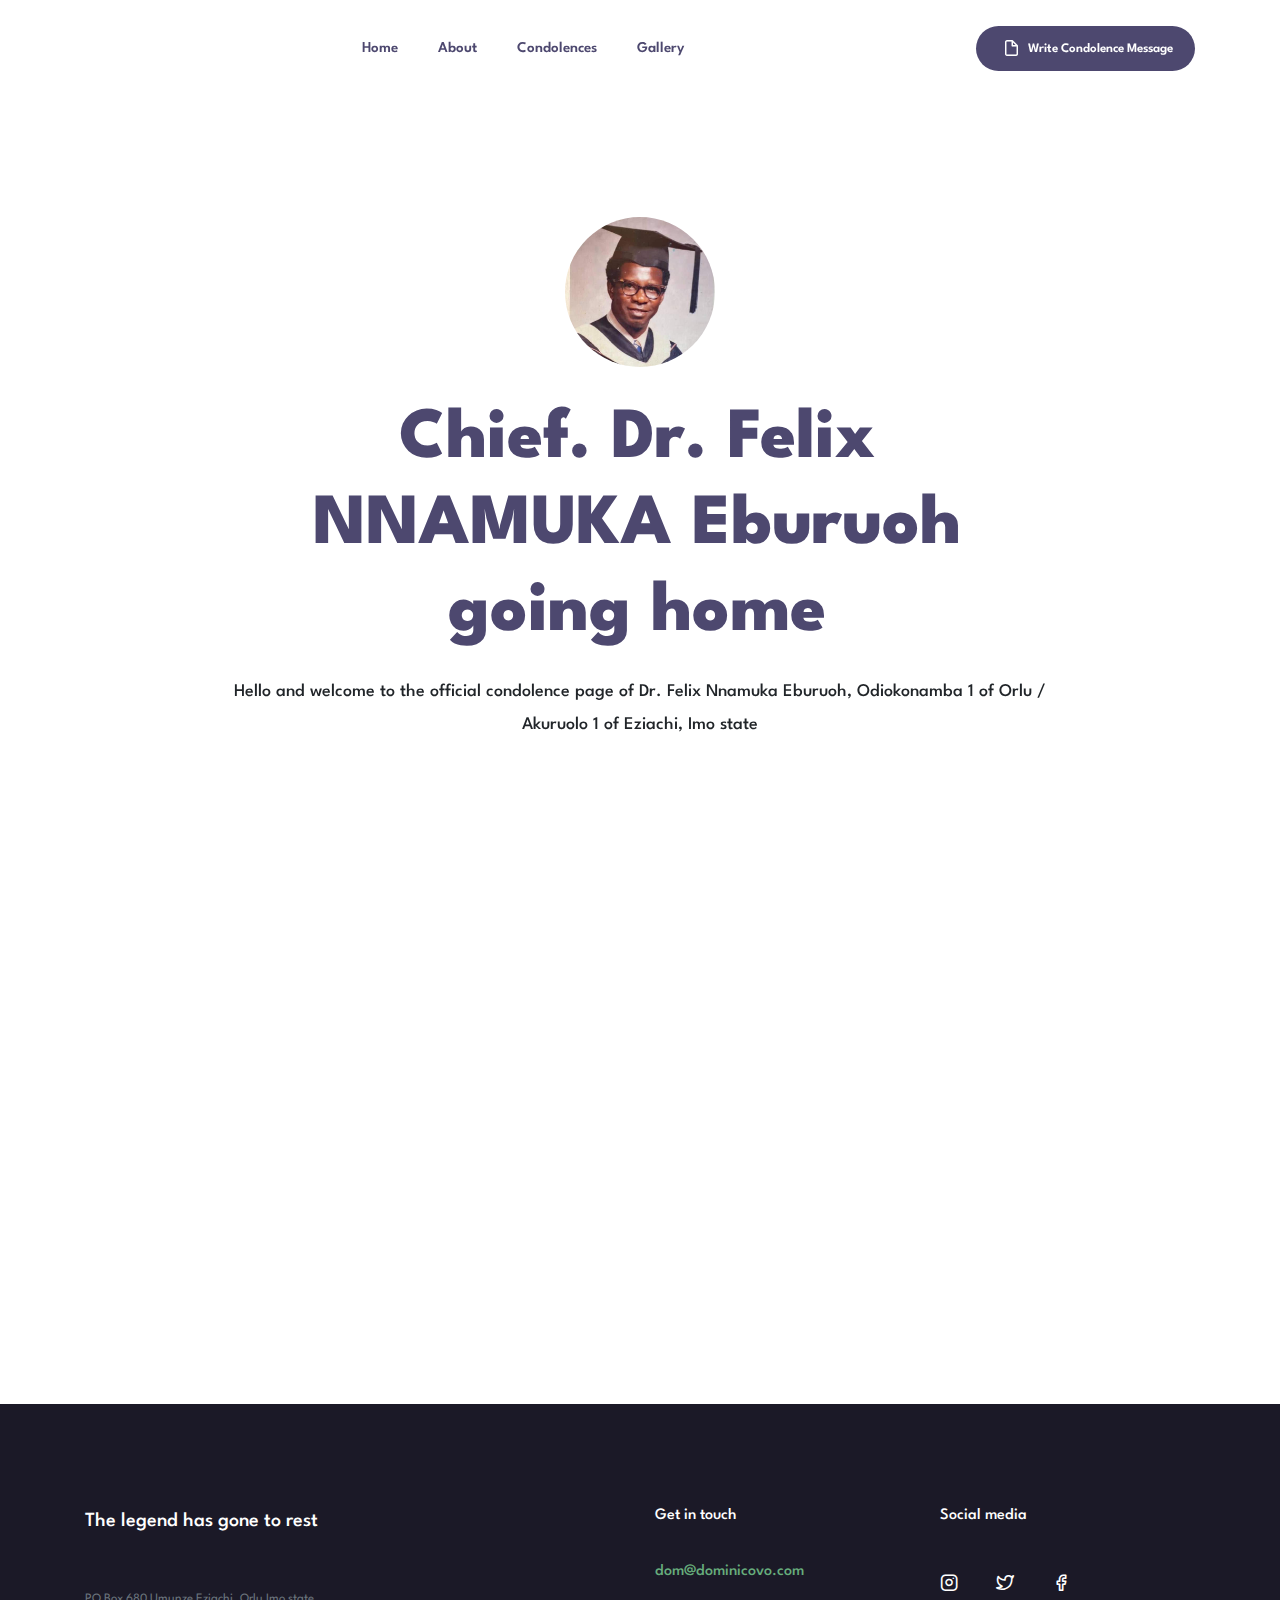
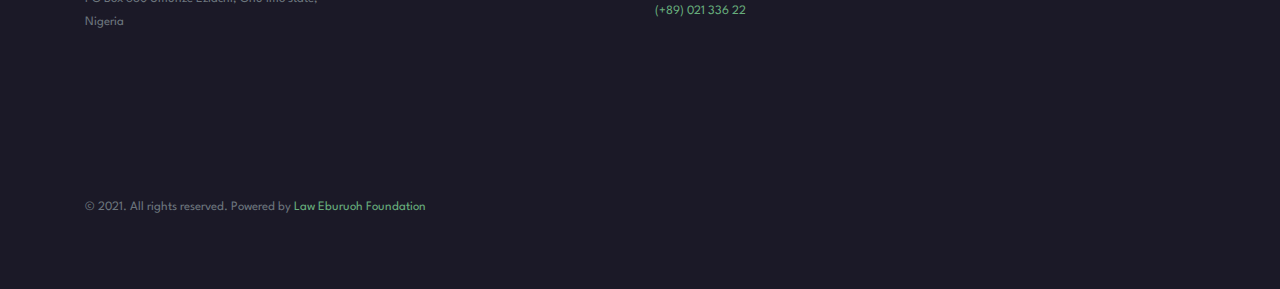
<file: index.html>
<!DOCTYPE html>
<html lang="en">
<head>
    <!-- Title -->
    <title>Nnamuka</title>

    <!-- Required Meta Tags -->
    <meta charset="utf-8">
    <meta name="viewport" content="width=device-width, initial-scale=1, shrink-to-fit=no">

    <!-- Favicon -->
    <link href="img/favicon.svg" type="image/svg" rel="icon">

    <!-- All CSS Files -->
    <link rel="stylesheet" href="css/plugins.min.css">
    <link rel="stylesheet" href="css/main.css">
</head>
<body id="top" class="bg-soft-pink">
    <header class="grip-header">
        <div class="container">
            <div class="row">
                <div class="col-md-12">
                    <nav class="navbar navbar-expand-lg navbar-light">
                        
                        <button class="navbar-toggler" type="button" data-toggle="collapse" data-target="#navTrigger" aria-controls="navTrigger" aria-expanded="false" aria-label="Toggle navigation"><span class="show fe fe-menu"></span><span class="hidden fe fe-x"></span></button>

                        <div class="collapse navbar-collapse" id="navTrigger">
                            <ul class="navbar-nav mx-auto">
                                <li class="nav-item">
                                    <a class="nav-link" href="index.html">Home</a>
                                </li>
                                <li class="nav-item">
                                    <a class="nav-link" href="about.html">About</a>
                                </li>
                                <li class="nav-item">
                                    <a class="nav-link" href="condolences.html">Condolences</a>
                                </li>
                                <li class="nav-item">
                                    <a class="nav-link" href="gallery.html">Gallery</a>
                                </li>
                            </ul>
                            <div class="d-inline ml-0 ml-lg-3 my-2 my-lg-0">
                                <a class="butn butn-sm" href="message.html"><span class="fe fe-file mr-2"></span>Write condolence message</a>
                            </div>
                        </div>
                    </nav>                    
                </div>
            </div>
        </div>
    </header>
    <!-- end of header -->

    <section class="banner-wrapper">
        <div class="container">
            <div class="row justify-content-center text-center">
                <div class="col-lg-9">
                    <div class="block" data-aos="fade-in">
                        <img class="author-image rounded-circle" src="img/mpa.JPG" alt="">
                        <h1 class="display-2 font-w-800 mt-30">Chief. Dr. Felix NNAMUKA Eburuoh going home</h1>
                        <p class="mt-20">Hello and welcome to the official condolence page of Dr. Felix Nnamuka Eburuoh, Odiokonamba 1 of Orlu / Akuruolo 1 of Eziachi, Imo state</p>
                        <!-- end of social-links -->
                    </div>
                    <!-- end of banner-block -->
                </div>
            </div>
        </div>
    </section>
    <!-- end of banner-wrapper -->

    <section class="wrapper pt-0 about-wrapper">
        <div class="container">
            <div class="row align-items-center justify-content-around" data-aos="fade-in">
                <div class="col-md-4 mb-5 mb-md-0">
                    <img class="img-fluid rounded-lg" src="img/mpa-2.jpg" alt="author">
                </div>
                <div class="col-md-7">
                    <div class="row">
                        <div class="col-lg-4 col-6">
                            <div class="counter-item mb-5">
                                <span class="js-counter">100</span><span>+</span>
                                <p>Completed projects</p>
                            </div>
                            <!-- counter-item -->
                        </div>
                        <div class="col-lg-4 col-6">
                            <div class="counter-item mb-5 mb-md-0">
                                <span class="js-counter">1000</span><span>+</span>
                                <p>Positive review's</p>
                            </div>
                            <!-- counter-item --> 
                        </div>
                    </div>
                    <h3 class="font-w-700 mb-4">Papa is a true legend!</h3>
                    <p class="lead">Ut commodo suscipit neque vitae suscipit. Mauris congue viverra dolor, vel lobortis elit venenatis vel. Nunc non orci ut mi semper aliquet. Nullam vitae tortor faucibus, vehicula lorem in, convallis mi.</p>
                    <a class="butn butn-light mt-50" href="about.html">About Papa <span class="fe fe-arrow-up-right"></span></a>
                </div>
            </div>
        </div>
    </section>
    <!-- end of about wrapper -->
            </div>
        </div>
    </section>
    <!-- end of about-info wrapper -->



    <footer class="wrapper bg-dark-purple text-white">
        <div class="container">
            <div class="row justify-content-between">
                <div class="col-lg-3 col-md-4 mb-70 mb-md-0">
                    <h5>The legend has gone to rest</h5>
                    <p class="text-muted mt-50 small">PO Box 680 Umunze Eziachi, Orlu Imo state, Nigeria</p>
                </div>
                <div class="col-lg-6 col-md-7">
                    <div class="row">
                        <div class="col-6">
                            <h6 class="mb-30">Get in touch</h6>
                            <ul class="mb-70">
                                <li><a href="mailto:dom@dominicovo.com" class="line-link mb-10">dom@dominicovo.com</a></li>
                                <li><a href="tel:+8902133622" class="line-link small">(+89) 021 336 22</a></li>
                            </ul>
                        </div>
                        <div class="col-6">
                            <h6 class="mb-30">Social media</h6>
                            <div class="social-links mb-70">
                                <a href="#!" class="text-white"><span class="fe fe-instagram"></span></a>
                                <a href="#!" class="text-white"><span class="fe fe-twitter"></span></a>
                                <a href="#!" class="text-white"><span class="fe fe-facebook"></span></a>
                            </div>
                            <!-- end of social-links -->
                        </div>
                    </div>
                </div>
            </div>
        </div>
    </footer>
    <!-- end of footer -->
    <div class="footer-bottom pb-70 bg-dark-purple">
        <div class="container">
            <div class="row align-items-end">
                <div class="col-12 col-md-10">
                    <p class="text-muted small">&copy; 2021. All rights reserved. Powered by <a href="#!" class="line-link">Law Eburuoh Foundation</a></p>
                </div>
            </div>
        </div>
        <a href="#top" class="scroll-to-anim scroll-top text-white rounded-circle text-center"><span class="fe fe-chevron-up"></span></a>
        <!-- end of scroll-top -->
    </div>
    <!-- end of footer-bottom -->

    <!-- All JS Files -->
    <script src="js/jquery-3.4.1.min.js"></script>
    <script src="js/plugins.min.js"></script>
    <script src="js/app.js"></script>
</body>
</html>
</file>
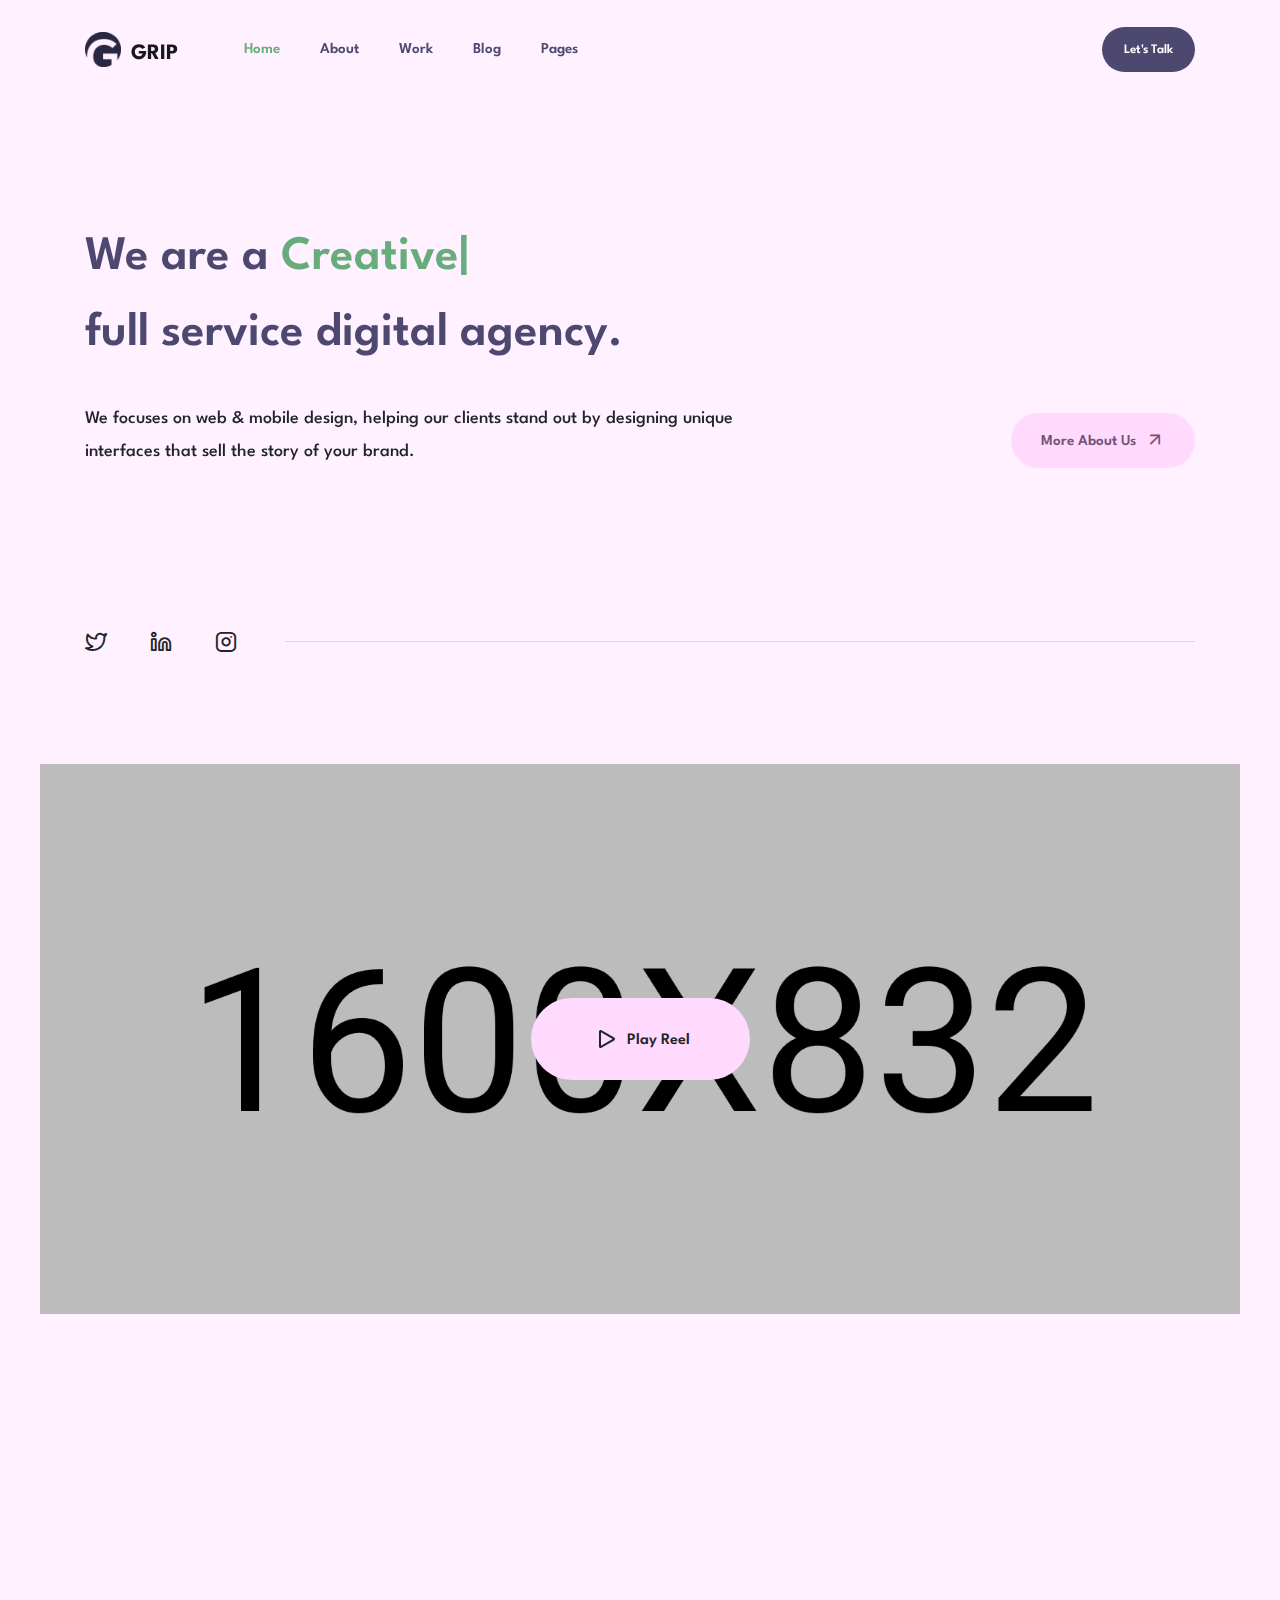
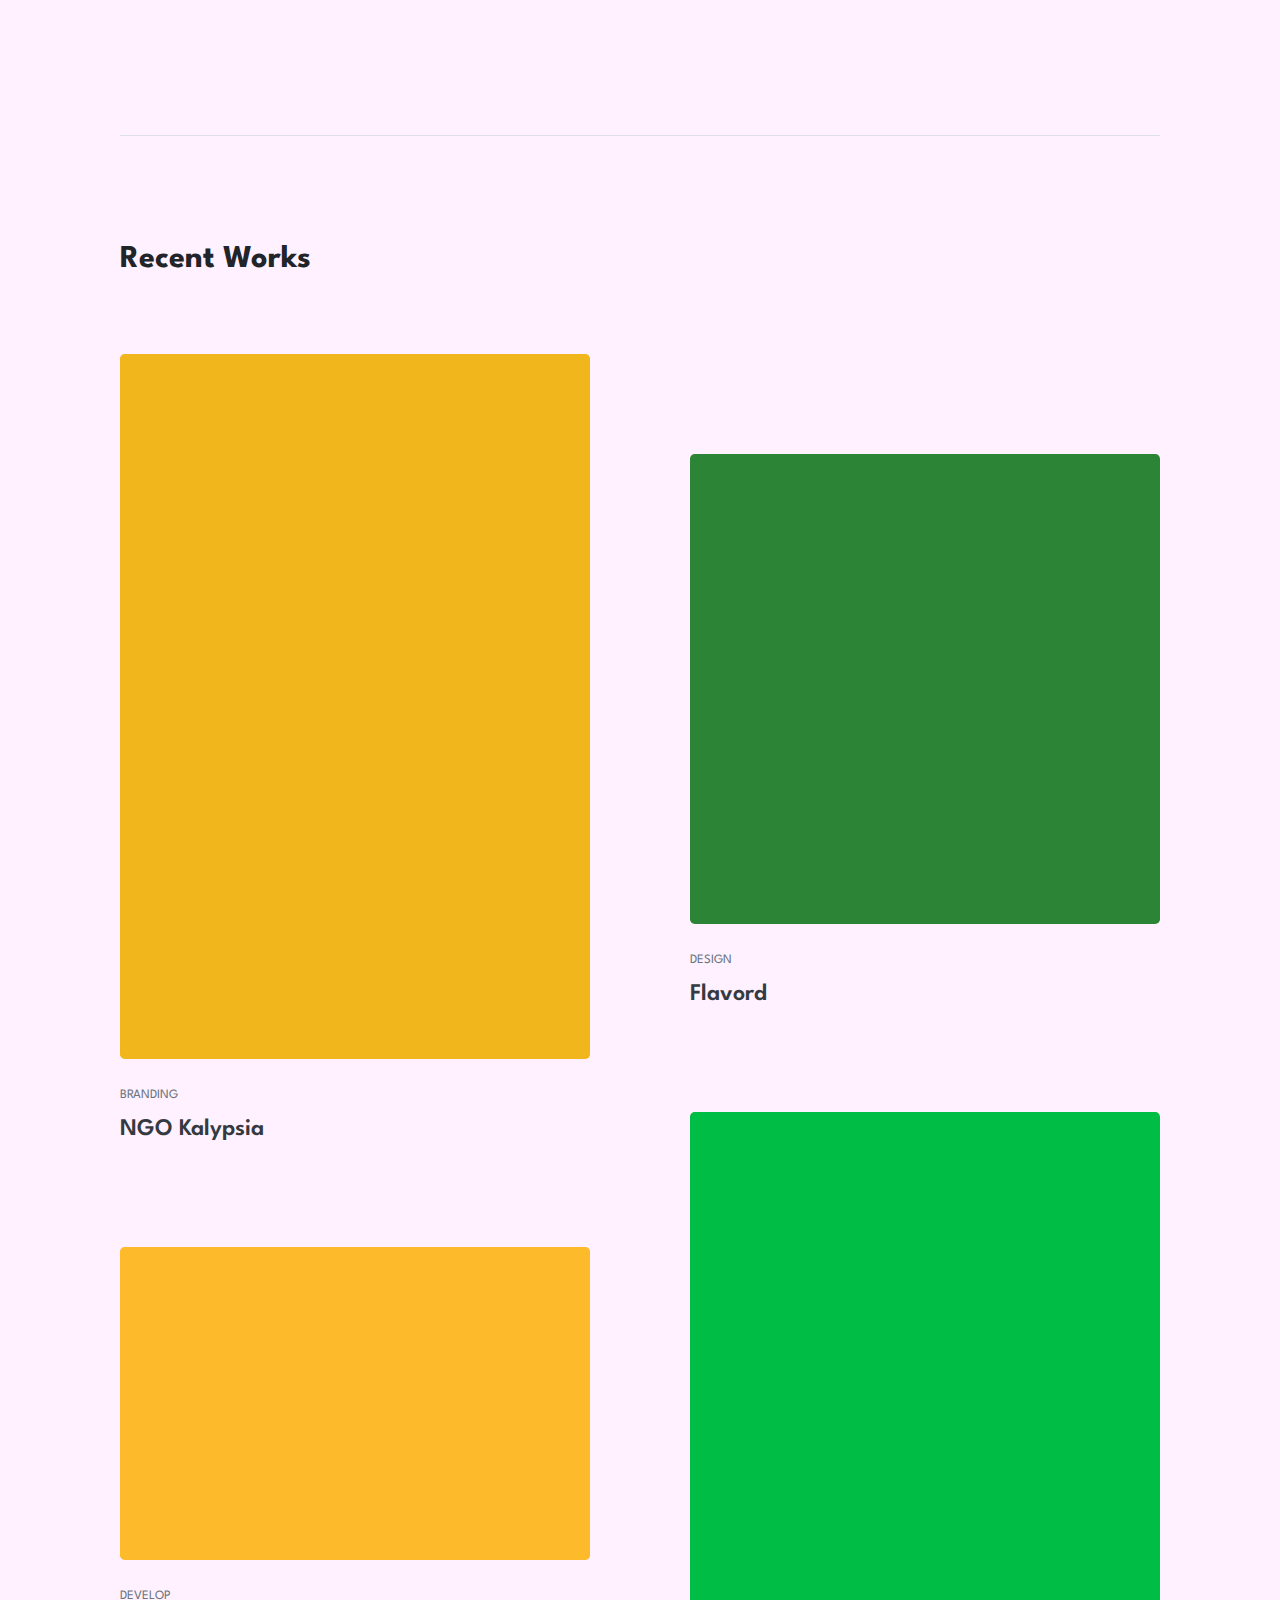
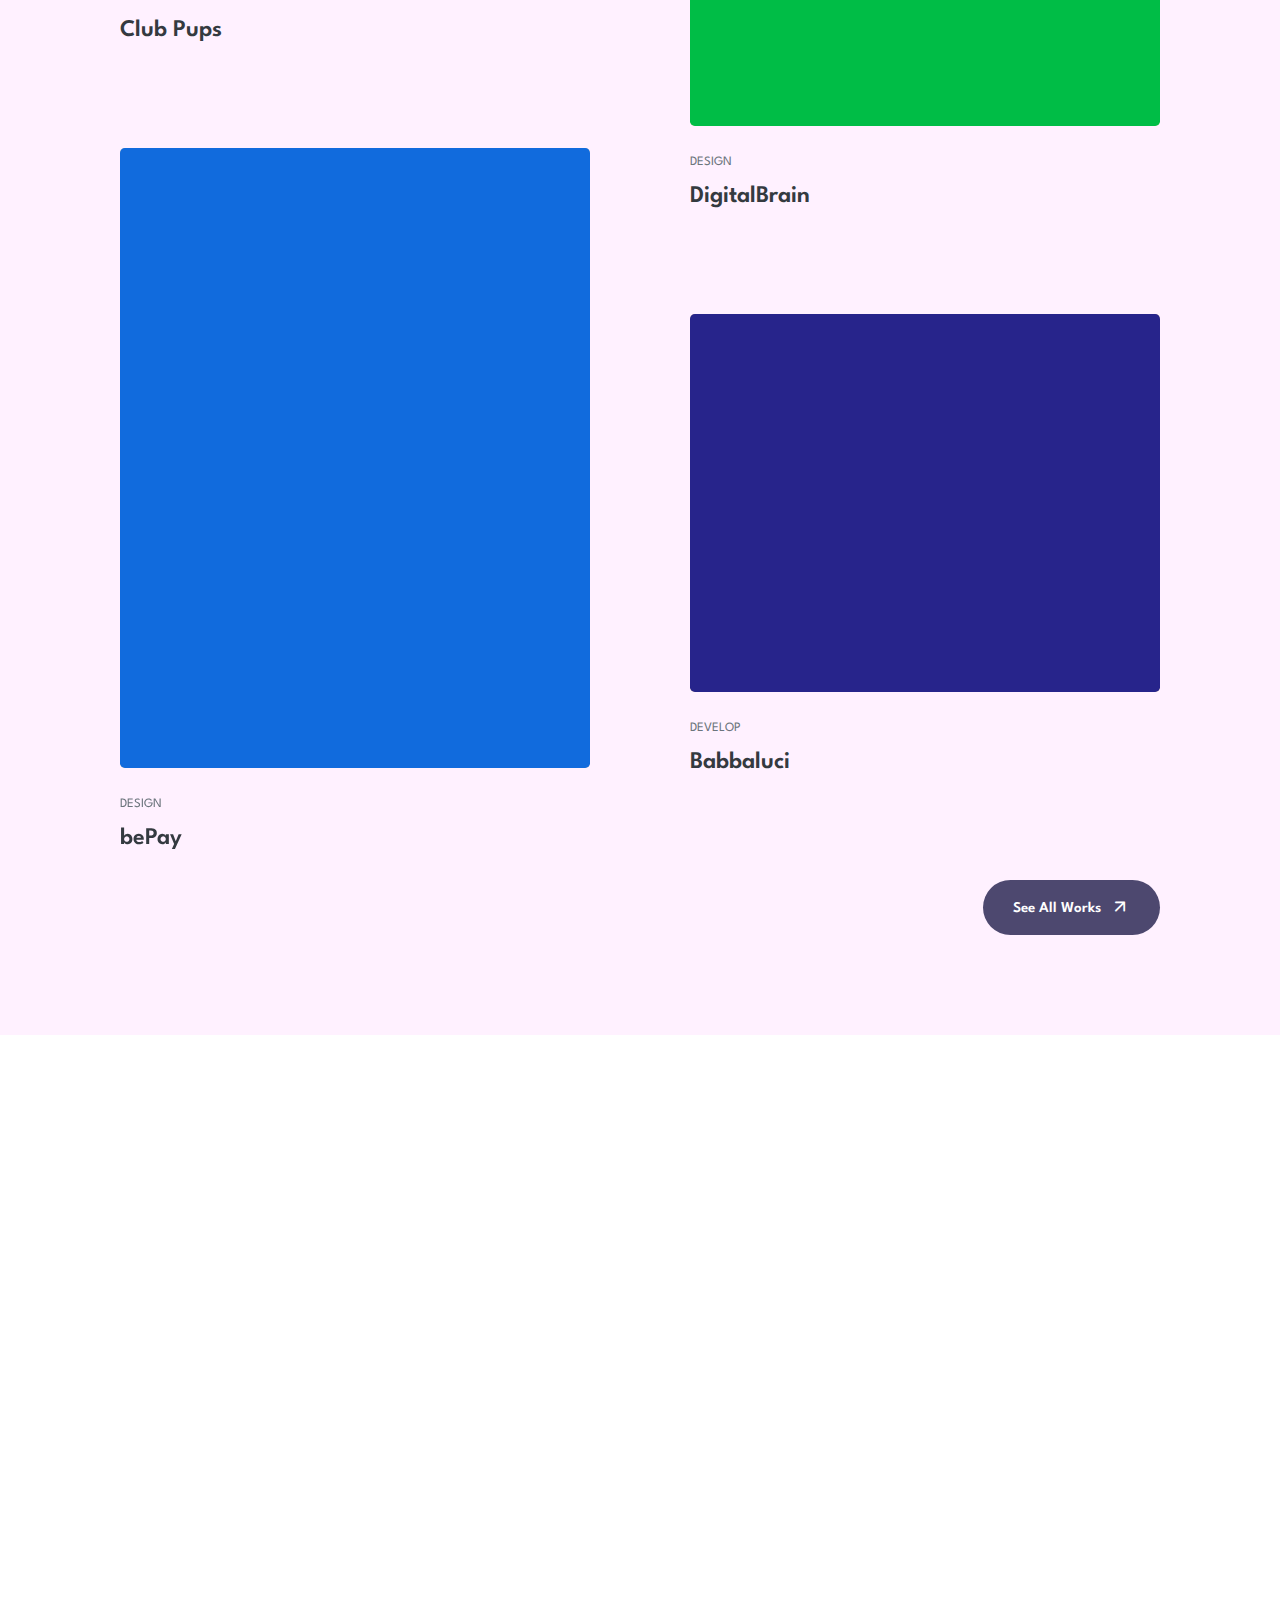
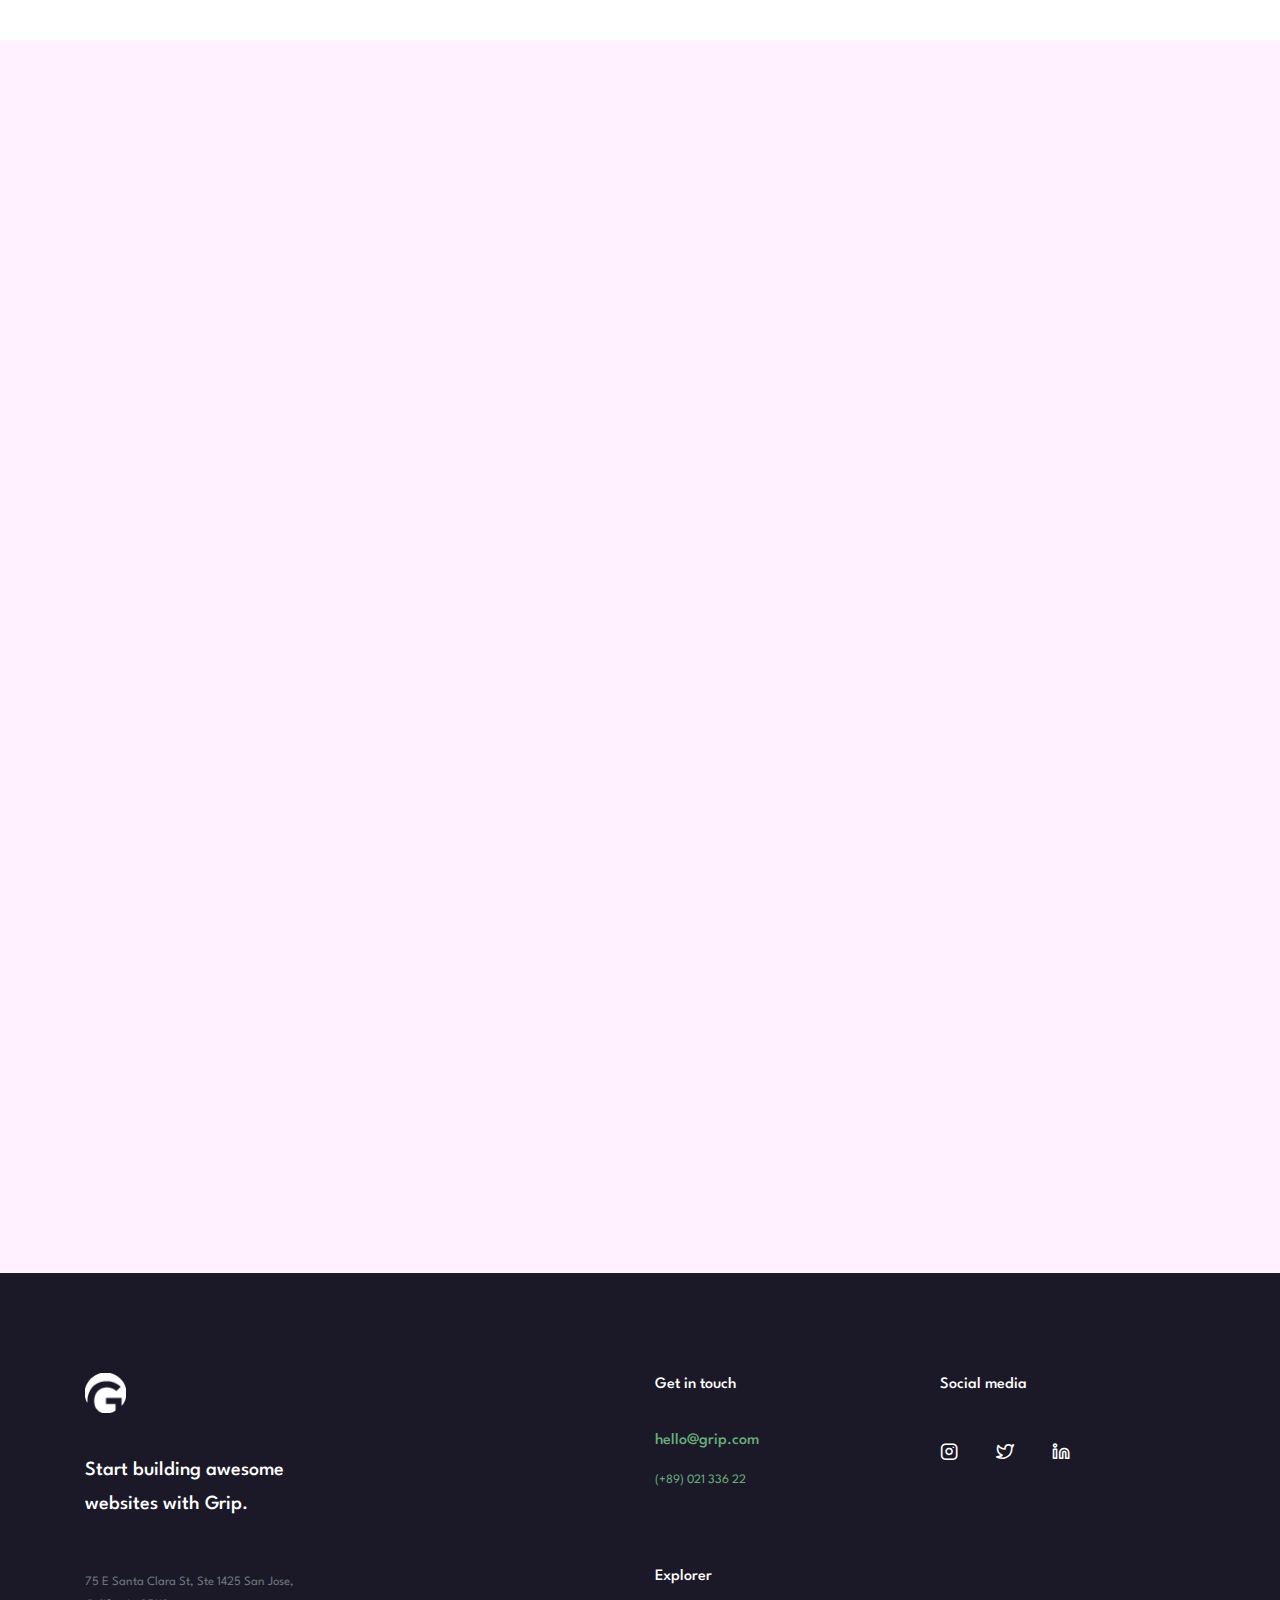
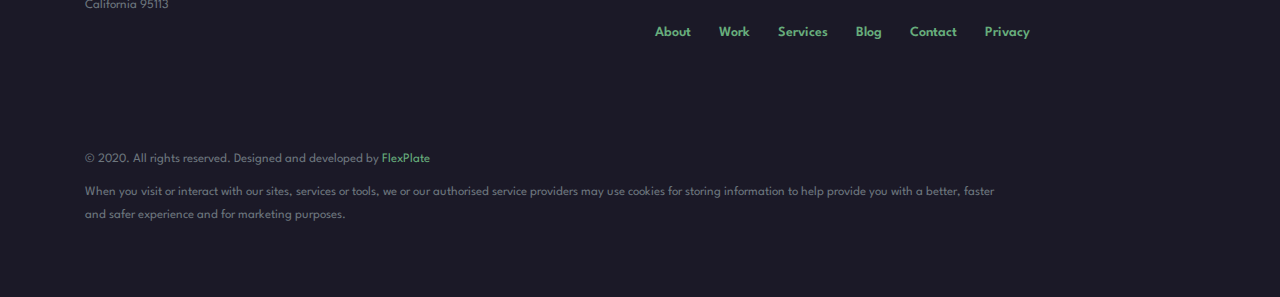
<file: main-files/index.html>
<!DOCTYPE html>
<html lang="en">
<head>
    <!-- Title -->
    <title></title>

    <!-- Required Meta Tags -->
    <meta charset="utf-8">
    <meta name="viewport" content="width=device-width, initial-scale=1, shrink-to-fit=no">

    <!-- Favicon -->
    <link href="img/favicon.svg" type="image/svg" rel="icon">

    <!-- All CSS Files -->
    <link rel="stylesheet" href="css/plugins.min.css">
    <link rel="stylesheet" href="css/main.css">
</head>
<body id="top" class="bg-soft-pink">
    <header class="grip-header">
        <div class="container">
            <div class="row">
                <div class="col-md-12">
                    <nav class="navbar navbar-expand-lg navbar-light">
                        <a class="navbar-brand" href="index.html"><img src="img/logo.png" alt=""> <span>grip</span></a>
                        <!-- end of logo -->
                        <button class="navbar-toggler" type="button" data-toggle="collapse" data-target="#navTrigger" aria-controls="navTrigger" aria-expanded="false" aria-label="Toggle navigation"><span class="show fe fe-menu"></span><span class="hidden fe fe-x"></span></button>

                        <div class="collapse navbar-collapse" id="navTrigger">
                            <ul class="navbar-nav mr-auto">
                                <li class="nav-item dropdown">
                                    <a class="nav-link active dropdown-toggle" href="#!" id="navbarDropdown" role="button" data-toggle="dropdown" aria-haspopup="true" aria-expanded="false">Home</a>
                                    <div class="dropdown-menu" aria-labelledby="navbarDropdown">
                                        <a class="dropdown-item" href="index.html">Agency 01</a>
                                        <a class="dropdown-item" href="index-02.html">Agency 02</a>
                                        <a class="dropdown-item" href="index-03.html">Portfolio</a>
                                        <a class="dropdown-item" href="index-04.html">Personal</a>
                                    </div>
                                </li>
                                <li class="nav-item">
                                    <a class="nav-link" href="about.html">About</a>
                                </li>
                                <li class="nav-item">
                                    <a class="nav-link" href="work.html">Work</a>
                                </li>
                                <li class="nav-item">
                                    <a class="nav-link" href="blog.html">Blog</a>
                                </li>
                                <li class="nav-item dropdown">
                                    <a class="nav-link dropdown-toggle" href="#!" id="navbarDropdown" role="button" data-toggle="dropdown" aria-haspopup="true" aria-expanded="false">Pages</a>
                                    <div class="dropdown-menu dropdown-column" aria-labelledby="navbarDropdown">
                                        <div class="row no-gutters">
                                            <div class="col-lg-6">
                                                <a class="dropdown-item" href="team.html">Team</a>
                                                <a class="dropdown-item" href="service.html">Services</a>
                                                <a class="dropdown-item" href="partners.html">Partners</a>
                                                <a class="dropdown-item" href="case-study.html">Case Stydy</a>
                                                <a class="dropdown-item" href="blog-details.html">Blog Details</a>
                                            </div>
                                            <div class="col-lg-6">
                                                <a class="dropdown-item" href="pricing.html">Pricing</a>
                                                <a class="dropdown-item" href="faq.html">FAQ</a>
                                                <a class="dropdown-item" href="404.html">Error 404</a>
                                                <a class="dropdown-item" href="privacy.html">Privacy &amp; Policy</a>
                                                <a class="dropdown-item" href="typography.html">Typography</a>
                                            </div>
                                        </div>
                                    </div>
                                </li>
                            </ul>
                            <div class="d-inline my-2 my-lg-0">
                                <a class="butn butn-sm" href="contact.html">Let's talk</a>
                            </div>
                        </div>
                    </nav>                    
                </div>
            </div>
        </div>
    </header>
    <!-- end of header -->

    <section class="banner-wrapper">
        <div class="container">
            <div class="row align-items-end">
                <div class="col-lg-8">
                    <div class="block">
                        <span class="js-text-animation-strings d-none">
                            <span>Creative</span>
                            <span>Modern</span>
                            <span>Professional</span>
                        </span>
                        <h2 class="d-inline d-md-block" data-aos="fade-up" data-aos-delay="50">We are a 
                            <span class="text-marked">
                                <span class="js-text-animation"></span>
                            </span>
                        </h2>
                        <h2 class="d-block d-sm-inline d-md-block" data-aos="fade-up" data-aos-delay="100">full service digital agency.</h2>
                        <p class="mt-30 set-max-width" data-aos="fade-up" data-aos-delay="150">We focuses on web & mobile design, helping our clients stand out by designing unique interfaces that sell the story of your brand.</p>
                    </div>
                    <!-- end of banner-block -->
                </div>
                <div class="col-lg-4 text-left text-lg-right" data-aos="fade-up" data-aos-delay="200">
                    <a class="butn butn-light mt-50" href="about.html">More About us <span class="fe fe-arrow-up-right"></span></a>
                </div>
            </div>
        </div>
    </section>
    <!-- end of banner-wrapper -->

    <div class="banner-bottom-nav">
        <div class="container">
            <div class="row">
                <div class="col-sm-12">
                    <div class="social-links">
                        <a href="#"><span class="fe fe-twitter"></span></a>
                        <a href="#"><span class="fe fe-linkedin"></span></a>
                        <a href="#"><span class="fe fe-instagram"></span></a>
                    </div>
                    <!-- end of social-links -->
                </div>
            </div>
        </div>
    </div>
    <!-- end of banner-bottom-nav -->

    <section class="video-wrapper bg-cover mx-auto mt-100 d-flex align-items-center justify-content-center" style="background-image: url(img/agency-photo.jpg);" data-aos="fade-in">
        <a class="popup-video" href="https://www.youtube.com/watch?v=h3M7J60FUbM">
            <span class="player-icon"><svg class="bi bi-play" width="2em" height="2em" viewBox="0 0 16 16" fill="currentColor" xmlns="http://www.w3.org/2000/svg"><path fill-rule="evenodd" d="M10.804 8L5 4.633v6.734L10.804 8zm.792-.696a.802.802 0 0 1 0 1.392l-6.363 3.692C4.713 12.69 4 12.345 4 11.692V4.308c0-.653.713-.998 1.233-.696l6.363 3.692z"/></svg> <i>Play Reel</i></span>
        </a>
    </section>
    <!-- end of video-wrapper -->

    <section class="about-wrapper pt-100">
        <div class="container">
            <div class="row align-items-center justify-content-center" data-aos="fade-in">
                <div class="col-lg-3">
                    <div class="row">
                        <div class="col-lg-12 col-6">
                            <div class="counter-item mb-5">
                                <span class="js-counter">3000</span><span>+</span>
                                <p>Happy customers</p>
                            </div>
                            <!-- counter-item -->
                        </div>
                        <div class="col-lg-12 col-6">
                            <div class="counter-item mb-5 mb-md-0">
                                <span class="js-counter">250</span><span>+</span>
                                <p>Completed projects</p>
                            </div>
                            <!-- counter-item --> 
                        </div>
                    </div>  
                </div>
                <div class="col-lg-6">
                    <p class="lead">As a full-service digital agency, we work closely with our clients to define, design and develop transformative user experiences across all platforms and brand’s touchpoints.</p>
                    <a class="butn butn-light mt-50" href="service.html">Our Services <span class="fe fe-arrow-up-right"></span></a>
                </div>
            </div>
        </div>
    </section>
    <!-- end of about wrapper -->

    <section id="works" class="wrapper work-wrapper">
        <div class="container">
            <div class="row">
                <div class="col-md-12 pl-50 pr-50">
                    <div class="border-top pt-100"></div>
                    <!-- horizontal rule -->

                    <h2 class="section-title mb-70">Recent Works</h2>
                </div>
            </div>
            <div class="row mesonaryInit">
                <div class="col-md-6 pl-50 pr-50">
                    <a class="text-dark d-block hover-3d" href="case-study.html">
                        <div class="img-mask rounded-lg">
                            <div class="img-overlay" data-bgc="#F1B61C" data-aos="reveal-bottom"></div>
                            <img class="img-fluid" src="img/works/01.jpg" alt="image description">
                            <span class="img-icon d-inline-block rounded-circle position-absolute text-light text-center fe fe-chevron-right"></span>
                        </div>
                        <small class="d-block text-uppercase text-muted mt-25 mb-1">branding</small>
                        <h4 class="font-w-600">NGO Kalypsia</h4>
                    </a>
                </div>
                <!-- end of work-item -->

                <div class="col-md-6 pl-50 pr-50">
                    <a class="text-dark d-block hover-3d mt-100" href="case-study.html">
                        <div class="img-mask rounded-lg">
                            <div class="img-overlay" data-bgc="#2C8536" data-aos="reveal-bottom"></div>
                            <img class="img-fluid" src="img/works/02.jpg" alt="image description">
                            <span class="img-icon d-inline-block rounded-circle position-absolute text-light text-center fe fe-chevron-right"></span>
                        </div>
                        <small class="d-block text-uppercase text-muted mt-25 mb-1">design</small>
                        <h4 class="font-w-600">Flavord</h4>
                    </a>
                </div>
                <!-- end of work-item -->

                <div class="col-md-6 pl-50 pr-50">
                    <a class="text-dark d-block hover-3d mt-100" href="case-study.html">
                        <div class="img-mask rounded-lg">
                            <div class="img-overlay" data-bgc="#00BD46" data-aos="reveal-bottom"></div>
                            <img class="img-fluid" src="img/works/03.jpg" alt="image description">
                            <span class="img-icon d-inline-block rounded-circle position-absolute text-light text-center fe fe-chevron-right"></span>
                        </div>
                        <small class="d-block text-uppercase text-muted mt-25 mb-1">design</small>
                        <h4 class="font-w-600">DigitalBrain</h4>
                    </a>
                </div>
                <!-- end of work-item -->

                <div class="col-md-6 pl-50 pr-50">
                    <a class="text-dark d-block hover-3d mt-100" href="case-study.html">
                        <div class="img-mask rounded-lg">
                            <div class="img-overlay" data-bgc="#FDBA2A" data-aos="reveal-bottom"></div>
                            <img class="img-fluid" src="img/works/04.jpg" alt="image description">
                            <span class="img-icon d-inline-block rounded-circle position-absolute text-light text-center fe fe-chevron-right"></span>
                        </div>
                        <small class="d-block text-uppercase text-muted mt-25 mb-1">develop</small>
                        <h4 class="font-w-600">Club Pups</h4>
                    </a>
                </div>
                <!-- end of work-item -->

                <div class="col-md-6 pl-50 pr-50">
                    <a class="text-dark d-block hover-3d mt-100" href="case-study.html">
                        <div class="img-mask rounded-lg">
                            <div class="img-overlay" data-bgc="#116BDD" data-aos="reveal-bottom"></div>
                            <img class="img-fluid" src="img/works/05.jpg" alt="image description">
                            <span class="img-icon d-inline-block rounded-circle position-absolute text-light text-center fe fe-chevron-right"></span>
                        </div>
                        <small class="d-block text-uppercase text-muted mt-25 mb-1">design</small>
                        <h4 class="font-w-600">bePay</h4>
                    </a>
                </div>
                <!-- end of work-item -->

                <div class="col-md-6 pl-50 pr-50">
                    <a class="text-dark d-block hover-3d mt-100" href="case-study.html">
                        <div class="img-mask rounded-lg">
                            <div class="img-overlay" data-bgc="#27248B" data-aos="reveal-bottom"></div>
                            <img class="img-fluid" src="img/works/06.jpg" alt="image description">
                            <span class="img-icon d-inline-block rounded-circle position-absolute text-light text-center fe fe-chevron-right"></span>
                        </div>
                        <small class="d-block text-uppercase text-muted mt-25 mb-1">develop</small>
                        <h4 class="font-w-600">Babbaluci</h4>
                    </a>
                </div>
                <!-- end of work-item -->

                <div class="col-lg-6 col-sm-12 pl-50 pr-50 text-left text-lg-right">
                    <a class="butn mt-100" href="work.html">See all works <span class="fe fe-arrow-up-right"></span></a>
                    <!-- all works link button -->
                </div>
            </div>
        </div>
    </section>
    <!-- end of work-wrapper -->

    <section class="wrapper testimonial-wrapper bg-white">
        <div class="container">
            <div class="row">
                <div class="col-md-12" data-aos="fade-in">
                    <h2 class="section-title mb-20"><span class="text-marked">Loved by people</span> across the globe_</h2>
                </div>
            </div>
            <div class="row justify-content-center">
                <div class="col-md-6 border-right mt-50" data-aos="fade-in" data-aos-delay="150">
                    <div class="testimonial-item pr-0 pr-md-4">
                        <div class="mb-25">
                            <p class="rating-author d-block">Protick L. Hauke</p>
                            <strong class="rating-value">5.0</strong>
                            <span class="text-warning">
                                <svg width="1em" height="1em" viewBox="0 0 16 16" class="bi bi-star-fill" fill="currentColor" xmlns="http://www.w3.org/2000/svg"><path d="M3.612 15.443c-.386.198-.824-.149-.746-.592l.83-4.73L.173 6.765c-.329-.314-.158-.888.283-.95l4.898-.696L7.538.792c.197-.39.73-.39.927 0l2.184 4.327 4.898.696c.441.062.612.636.283.95l-3.523 3.356.83 4.73c.078.443-.36.79-.746.592L8 13.187l-4.389 2.256z"/></svg>
                                <svg width="1em" height="1em" viewBox="0 0 16 16" class="bi bi-star-fill" fill="currentColor" xmlns="http://www.w3.org/2000/svg"><path d="M3.612 15.443c-.386.198-.824-.149-.746-.592l.83-4.73L.173 6.765c-.329-.314-.158-.888.283-.95l4.898-.696L7.538.792c.197-.39.73-.39.927 0l2.184 4.327 4.898.696c.441.062.612.636.283.95l-3.523 3.356.83 4.73c.078.443-.36.79-.746.592L8 13.187l-4.389 2.256z"/></svg>
                                <svg width="1em" height="1em" viewBox="0 0 16 16" class="bi bi-star-fill" fill="currentColor" xmlns="http://www.w3.org/2000/svg"><path d="M3.612 15.443c-.386.198-.824-.149-.746-.592l.83-4.73L.173 6.765c-.329-.314-.158-.888.283-.95l4.898-.696L7.538.792c.197-.39.73-.39.927 0l2.184 4.327 4.898.696c.441.062.612.636.283.95l-3.523 3.356.83 4.73c.078.443-.36.79-.746.592L8 13.187l-4.389 2.256z"/></svg>
                                <svg width="1em" height="1em" viewBox="0 0 16 16" class="bi bi-star-fill" fill="currentColor" xmlns="http://www.w3.org/2000/svg"><path d="M3.612 15.443c-.386.198-.824-.149-.746-.592l.83-4.73L.173 6.765c-.329-.314-.158-.888.283-.95l4.898-.696L7.538.792c.197-.39.73-.39.927 0l2.184 4.327 4.898.696c.441.062.612.636.283.95l-3.523 3.356.83 4.73c.078.443-.36.79-.746.592L8 13.187l-4.389 2.256z"/></svg>
                                <svg width="1em" height="1em" viewBox="0 0 16 16" class="bi bi-star-fill" fill="currentColor" xmlns="http://www.w3.org/2000/svg"><path d="M3.612 15.443c-.386.198-.824-.149-.746-.592l.83-4.73L.173 6.765c-.329-.314-.158-.888.283-.95l4.898-.696L7.538.792c.197-.39.73-.39.927 0l2.184 4.327 4.898.696c.441.062.612.636.283.95l-3.523 3.356.83 4.73c.078.443-.36.79-.746.592L8 13.187l-4.389 2.256z"/></svg>
                            </span>
                        </div>
                        <div class="rating-context bg-soft-pink rounded-lg">
                            <svg width="1em" height="1em" viewBox="0 0 16 16" class="text-marked" fill="currentColor" xmlns="http://www.w3.org/2000/svg"><path fill-rule="evenodd" d="M0 2a2 2 0 0 1 2-2h12a2 2 0 0 1 2 2v8a2 2 0 0 1-2 2H4.414a1 1 0 0 0-.707.293L.854 15.146A.5.5 0 0 1 0 14.793V2zm7.194 2.766c.087.124.163.26.227.401.428.948.393 2.377-.942 3.706a.446.446 0 0 1-.612.01.405.405 0 0 1-.011-.59c.419-.416.672-.831.809-1.22-.269.165-.588.26-.93.26C4.775 7.333 4 6.587 4 5.667 4 4.747 4.776 4 5.734 4c.271 0 .528.06.756.166l.008.004c.169.07.327.182.469.324.085.083.161.174.227.272zM11 7.073c-.269.165-.588.26-.93.26-.958 0-1.735-.746-1.735-1.666 0-.92.777-1.667 1.734-1.667.271 0 .528.06.756.166l.008.004c.17.07.327.182.469.324.085.083.161.174.227.272.087.124.164.26.228.401.428.948.392 2.377-.942 3.706a.446.446 0 0 1-.613.01.405.405 0 0 1-.011-.59c.42-.416.672-.831.81-1.22z"/></svg>                            
                            <p>It's very Smart Layout ready to launch. Is an incredible starting point for your Design System and a great way to start design fast.</p>
                        </div>
                    </div>
                    <!-- end of testimonial-item -->
                </div>
                <div class="col-md-6 mt-50" data-aos="fade-in" data-aos-delay="300">
                    <div class="testimonial-item pl-0 pl-md-4">
                        <div class="mb-25">
                            <p class="rating-author d-block">Martijeet Cuppen</p>
                            <strong class="rating-value">5.0</strong>
                            <span class="text-warning">
                                <svg width="1em" height="1em" viewBox="0 0 16 16" class="bi bi-star-fill" fill="currentColor" xmlns="http://www.w3.org/2000/svg"><path d="M3.612 15.443c-.386.198-.824-.149-.746-.592l.83-4.73L.173 6.765c-.329-.314-.158-.888.283-.95l4.898-.696L7.538.792c.197-.39.73-.39.927 0l2.184 4.327 4.898.696c.441.062.612.636.283.95l-3.523 3.356.83 4.73c.078.443-.36.79-.746.592L8 13.187l-4.389 2.256z"/></svg>
                                <svg width="1em" height="1em" viewBox="0 0 16 16" class="bi bi-star-fill" fill="currentColor" xmlns="http://www.w3.org/2000/svg"><path d="M3.612 15.443c-.386.198-.824-.149-.746-.592l.83-4.73L.173 6.765c-.329-.314-.158-.888.283-.95l4.898-.696L7.538.792c.197-.39.73-.39.927 0l2.184 4.327 4.898.696c.441.062.612.636.283.95l-3.523 3.356.83 4.73c.078.443-.36.79-.746.592L8 13.187l-4.389 2.256z"/></svg>
                                <svg width="1em" height="1em" viewBox="0 0 16 16" class="bi bi-star-fill" fill="currentColor" xmlns="http://www.w3.org/2000/svg"><path d="M3.612 15.443c-.386.198-.824-.149-.746-.592l.83-4.73L.173 6.765c-.329-.314-.158-.888.283-.95l4.898-.696L7.538.792c.197-.39.73-.39.927 0l2.184 4.327 4.898.696c.441.062.612.636.283.95l-3.523 3.356.83 4.73c.078.443-.36.79-.746.592L8 13.187l-4.389 2.256z"/></svg>
                                <svg width="1em" height="1em" viewBox="0 0 16 16" class="bi bi-star-fill" fill="currentColor" xmlns="http://www.w3.org/2000/svg"><path d="M3.612 15.443c-.386.198-.824-.149-.746-.592l.83-4.73L.173 6.765c-.329-.314-.158-.888.283-.95l4.898-.696L7.538.792c.197-.39.73-.39.927 0l2.184 4.327 4.898.696c.441.062.612.636.283.95l-3.523 3.356.83 4.73c.078.443-.36.79-.746.592L8 13.187l-4.389 2.256z"/></svg>
                                <svg width="1em" height="1em" viewBox="0 0 16 16" class="bi bi-star-fill" fill="currentColor" xmlns="http://www.w3.org/2000/svg"><path d="M3.612 15.443c-.386.198-.824-.149-.746-.592l.83-4.73L.173 6.765c-.329-.314-.158-.888.283-.95l4.898-.696L7.538.792c.197-.39.73-.39.927 0l2.184 4.327 4.898.696c.441.062.612.636.283.95l-3.523 3.356.83 4.73c.078.443-.36.79-.746.592L8 13.187l-4.389 2.256z"/></svg>
                            </span>
                        </div>
                        <div class="rating-context bg-soft-pink rounded-lg">
                            <svg width="1em" height="1em" viewBox="0 0 16 16" class="text-marked" fill="currentColor" xmlns="http://www.w3.org/2000/svg"><path fill-rule="evenodd" d="M0 2a2 2 0 0 1 2-2h12a2 2 0 0 1 2 2v8a2 2 0 0 1-2 2H4.414a1 1 0 0 0-.707.293L.854 15.146A.5.5 0 0 1 0 14.793V2zm7.194 2.766c.087.124.163.26.227.401.428.948.393 2.377-.942 3.706a.446.446 0 0 1-.612.01.405.405 0 0 1-.011-.59c.419-.416.672-.831.809-1.22-.269.165-.588.26-.93.26C4.775 7.333 4 6.587 4 5.667 4 4.747 4.776 4 5.734 4c.271 0 .528.06.756.166l.008.004c.169.07.327.182.469.324.085.083.161.174.227.272zM11 7.073c-.269.165-.588.26-.93.26-.958 0-1.735-.746-1.735-1.666 0-.92.777-1.667 1.734-1.667.271 0 .528.06.756.166l.008.004c.17.07.327.182.469.324.085.083.161.174.227.272.087.124.164.26.228.401.428.948.392 2.377-.942 3.706a.446.446 0 0 1-.613.01.405.405 0 0 1-.011-.59c.42-.416.672-.831.81-1.22z"/></svg>

                            <p>Is an incredible starting point for your Design System and a great way to start design fast. It's Smart Layout ready.</p>
                        </div>
                    </div>
                    <!-- end of testimonial-item -->
                </div>
            </div>
        </div>
    </section>
    <!-- end of testimonial-wrapper -->

    <div class="wrapper pricing-wrapper" data-aos="fade-in">
        <div class="container">
            <div class="row">
                <div class="col-md-12" data-aos="fade-in">
                    <h2 class="section-title text-center mb-60">We have the <span class="text-marked">best pricing plan_</span></h2>
                </div>
            </div>
            <div class="row">
                <div class="col-12">
                    <div class="tabs">
                        <ul class="nav nav-pills justify-content-center mb-20">
                            <li class="nav-item">
                                <a class="nav-link rounded-pill active" id="home-tab" data-toggle="tab" href="#monthly" aria-selected="true">Monthly</a>
                            </li>
                            <li class="nav-item">
                                <a class="nav-link rounded-pill" id="profile-tab" data-toggle="tab" href="#annually" aria-selected="false">Annually <small>(-20%)</small></a>
                            </li>
                        </ul>
                        <div class="tab-content">
                            <div class="tab-pane fade show active" id="monthly">
                                <div class="row">
                                    <div class="col-md-4">
                                        <div class="card p-2 p-lg-3 rounded-lg mt-40">
                                            <div class="card-body">
                                                <h4 class="font-w-700">Basic</h4>
                                                <p class="text-muted">For personal use</p>
                                                <h1 class="font-w-800 my-3">FREE</h1>
                                                <ul class="border-top pt-4">
                                                    <li class="text-uppercase mb-3">FEATURES</li>
                                                    <li class="icon-list-item mt-2">
                                                        <span class="icon rounded-circle"><i class="fe fe-check"></i></span>
                                                        Rich components
                                                    </li>
                                                    <li class="icon-list-item mt-2">
                                                        <span class="icon rounded-circle"><i class="fe fe-check"></i></span>
                                                        20+ elements
                                                    </li>
                                                    <li class="icon-list-item mt-2">
                                                        <span class="icon rounded-circle"><i class="fe fe-check"></i></span>
                                                        6 months free support
                                                    </li>
                                                </ul>
                                                <a class="butn butn-sm w-100 mt-4" href="#!">Get started</a>
                                            </div>
                                        </div>
                                    </div>
                                    <!-- end of pricing item -->
                                    
                                    <div class="col-md-4">
                                        <div class="card p-2 p-lg-3 rounded-lg mt-40">
                                            <div class="card-body">
                                                <h4 class="font-w-700">Standard</h4>
                                                <p class="text-muted">For teams up to 5 members</p>
                                                <h1 class="font-w-800 my-3">$49</h1>
                                                <ul class="border-top pt-4">
                                                    <li class="text-uppercase mb-3">FEATURES</li>
                                                    <li class="icon-list-item mt-2">
                                                        <span class="icon rounded-circle"><i class="fe fe-check"></i></span>
                                                        Rich components
                                                    </li>
                                                    <li class="icon-list-item mt-2">
                                                        <span class="icon rounded-circle"><i class="fe fe-check"></i></span>
                                                        40+ elements
                                                    </li>
                                                    <li class="icon-list-item mt-2">
                                                        <span class="icon rounded-circle"><i class="fe fe-check"></i></span>
                                                        100% uptime guaranteed
                                                    </li>
                                                    <li class="icon-list-item mt-2">
                                                        <span class="icon rounded-circle"><i class="fe fe-check"></i></span>
                                                        6 months free support
                                                    </li>
                                                </ul>
                                                <a class="butn butn-sm w-100 mt-4" href="#!">Get started</a>
                                            </div>
                                        </div>
                                    </div>
                                    <!-- end of pricing item -->
                                    
                                    <div class="col-md-4">
                                        <div class="card p-2 p-lg-3 rounded-lg mt-40">
                                            <div class="card-body">
                                                <h4 class="font-w-700">Premium</h4>
                                                <p class="text-muted">Best for corporations</p>
                                                <h1 class="font-w-800 my-3">$79</h1>
                                                <ul class="border-top pt-4">
                                                    <li class="text-uppercase mb-3">FEATURES</li>
                                                    <li class="icon-list-item mt-2">
                                                        <span class="icon rounded-circle"><i class="fe fe-check"></i></span>
                                                        Rich components
                                                    </li>
                                                    <li class="icon-list-item mt-2">
                                                        <span class="icon rounded-circle"><i class="fe fe-check"></i></span>
                                                        60+ elements
                                                    </li>
                                                    <li class="icon-list-item mt-2">
                                                        <span class="icon rounded-circle"><i class="fe fe-check"></i></span>
                                                        Flexible licensing
                                                    </li>
                                                    <li class="icon-list-item mt-2">
                                                        <span class="icon rounded-circle"><i class="fe fe-check"></i></span>
                                                        100% uptime guaranteed
                                                    </li>
                                                    <li class="icon-list-item mt-2">
                                                        <span class="icon rounded-circle"><i class="fe fe-check"></i></span>
                                                        12 months free support
                                                    </li>
                                                </ul>
                                                <a class="butn butn-sm w-100 mt-4" href="#!">Get started</a>
                                            </div>
                                        </div>
                                    </div>
                                    <!-- end of pricing item -->
                                </div>
                            </div>
                            <div class="tab-pane fade" id="annually">
                                <div class="row">
                                    <div class="col-md-4">
                                        <div class="card p-2 p-lg-3 rounded-lg mt-40">
                                            <div class="card-body">
                                                <h4 class="font-w-700">Basic</h4>
                                                <p class="text-muted">For personal use</p>
                                                <h1 class="font-w-800 my-3">FREE</h1>
                                                <ul class="border-top pt-4">
                                                    <li class="text-uppercase mb-3">FEATURES</li>
                                                    <li class="icon-list-item mt-2">
                                                        <span class="icon rounded-circle"><i class="fe fe-check"></i></span>
                                                        Rich components
                                                    </li>
                                                    <li class="icon-list-item mt-2">
                                                        <span class="icon rounded-circle"><i class="fe fe-check"></i></span>
                                                        20+ elements
                                                    </li>
                                                    <li class="icon-list-item mt-2">
                                                        <span class="icon rounded-circle"><i class="fe fe-check"></i></span>
                                                        6 months free support
                                                    </li>
                                                </ul>
                                                <a class="butn butn-sm w-100 mt-4" href="#!">Get started</a>
                                            </div>
                                        </div>
                                    </div>
                                    <!-- end of pricing item -->
                                    
                                    <div class="col-md-4">
                                        <div class="card p-2 p-lg-3 rounded-lg mt-40">
                                            <div class="card-body">
                                                <h4 class="font-w-700">Standard</h4>
                                                <p class="text-muted">For teams up to 5 members</p>
                                                <h1 class="font-w-800 my-3">$149</h1>
                                                <ul class="border-top pt-4">
                                                    <li class="text-uppercase mb-3">FEATURES</li>
                                                    <li class="icon-list-item mt-2">
                                                        <span class="icon rounded-circle"><i class="fe fe-check"></i></span>
                                                        Rich components
                                                    </li>
                                                    <li class="icon-list-item mt-2">
                                                        <span class="icon rounded-circle"><i class="fe fe-check"></i></span>
                                                        40+ elements
                                                    </li>
                                                    <li class="icon-list-item mt-2">
                                                        <span class="icon rounded-circle"><i class="fe fe-check"></i></span>
                                                        100% uptime guaranteed
                                                    </li>
                                                    <li class="icon-list-item mt-2">
                                                        <span class="icon rounded-circle"><i class="fe fe-check"></i></span>
                                                        6 months free support
                                                    </li>
                                                </ul>
                                                <a class="butn butn-sm w-100 mt-4" href="#!">Get started</a>
                                            </div>
                                        </div>
                                    </div>
                                    <!-- end of pricing item -->
                                    
                                    <div class="col-md-4">
                                        <div class="card p-2 p-lg-3 rounded-lg mt-40">
                                            <div class="card-body">
                                                <h4 class="font-w-700">Premium</h4>
                                                <p class="text-muted">Best for corporations</p>
                                                <h1 class="font-w-800 my-3">$179</h1>
                                                <ul class="border-top pt-4">
                                                    <li class="text-uppercase mb-3">FEATURES</li>
                                                    <li class="icon-list-item mt-2">
                                                        <span class="icon rounded-circle"><i class="fe fe-check"></i></span>
                                                        Rich components
                                                    </li>
                                                    <li class="icon-list-item mt-2">
                                                        <span class="icon rounded-circle"><i class="fe fe-check"></i></span>
                                                        60+ elements
                                                    </li>
                                                    <li class="icon-list-item mt-2">
                                                        <span class="icon rounded-circle"><i class="fe fe-check"></i></span>
                                                        Flexible licensing
                                                    </li>
                                                    <li class="icon-list-item mt-2">
                                                        <span class="icon rounded-circle"><i class="fe fe-check"></i></span>
                                                        100% uptime guaranteed
                                                    </li>
                                                    <li class="icon-list-item mt-2">
                                                        <span class="icon rounded-circle"><i class="fe fe-check"></i></span>
                                                        12 months free support
                                                    </li>
                                                </ul>
                                                <a class="butn butn-sm w-100 mt-4" href="#!">Get started</a>
                                            </div>
                                        </div>
                                    </div>
                                    <!-- end of pricing item -->
                                </div>
                            </div>
                        </div>
                    </div>
                </div>
            </div>
        </div>
    </div>
    <!-- end of pricing-wrapper -->

    <section class="py-5 cta-wrapper bg-cover overlay overlay-90" data-aos="fade-in" style="background-image: url(img/pattern-bg.jpg);">
        <div class="container">
            <div class="rounded-lg px-4 py-5 p-sm-5">
                <div class="row align-items-center">
                    <div class="col-md-8">
                        <h3 class="display-5">Let's make something great together.</h3>
                        <p class="text-muted mt-2">We will provide 24/7 free lifetime support.</p>
                    </div>
                    <div class="col-md-4 text-left text-md-right mt-35 mt-md-0">
                        <a class="butn" href="contact.html">Contact <span class="fe fe-arrow-up-right"></span></a>
                    </div>
                </div>
            </div>
        </div>
    </section>
    <!-- end of cta-wrapper -->

    <footer class="wrapper bg-dark-purple text-white">
        <div class="container">
            <div class="row justify-content-between">
                <div class="col-lg-3 col-md-4 mb-70 mb-md-0">
                    <img class="footer-logo mb-40" src="img/logo-light.png" alt="">
                    <h5>Start building awesome websites with Grip.</h5>
                    <p class="text-muted mt-50 small">75 E Santa Clara St, Ste 1425 San Jose, California 95113</p>
                </div>
                <div class="col-lg-6 col-md-7">
                    <div class="row">
                        <div class="col-6">
                            <h6 class="mb-30">Get in touch</h6>
                            <ul class="mb-70">
                                <li><a href="mailto:hello@grip.com" class="line-link mb-10">hello@grip.com</a></li>
                                <li><a href="tel:+8902133622" class="line-link small">(+89) 021 336 22</a></li>
                            </ul>
                        </div>
                        <div class="col-6">
                            <h6 class="mb-30">Social media</h6>
                            <div class="social-links mb-70">
                                <a href="#!" class="text-white"><span class="fe fe-instagram"></span></a>
                                <a href="#!" class="text-white"><span class="fe fe-twitter"></span></a>
                                <a href="#!" class="text-white"><span class="fe fe-linkedin"></span></a>
                            </div>
                            <!-- end of social-links -->
                        </div>
                        <div class="col-sm-12">
                            <h6 class="mb-30">Explorer</h6>
                            <ul class="list-inline footer-nav">
                                <li class="list-inline-item">
                                    <a href="about.html" class="line-link mr-3">About</a>
                                </li>
                                <li class="list-inline-item">
                                    <a href="work.html" class="line-link mr-3">Work</a>
                                </li>
                                <li class="list-inline-item">
                                    <a href="service.html" class="line-link mr-3">Services</a>
                                </li>
                                <li class="list-inline-item">
                                    <a href="blog.html" class="line-link mr-3">Blog</a>
                                </li>
                                <li class="list-inline-item">
                                    <a href="contact.html" class="line-link mr-3">Contact</a>
                                </li>
                                <li class="list-inline-item">
                                    <a href="privacy.html" class="line-link mr-3">Privacy</a>
                                </li>
                            </ul>
                        </div>
                    </div>
                </div>
            </div>
        </div>
    </footer>
    <!-- end of footer -->
    <div class="footer-bottom pb-70 bg-dark-purple">
        <div class="container">
            <div class="row align-items-end">
                <div class="col-12 col-md-10">
                    <p class="text-muted small">&copy; 2020. All rights reserved. Designed and developed by <a href="#!" class="line-link">FlexPlate</a></p>
                    <p class="text-muted small mt-10">When you visit or interact with our sites, services or tools, we or our authorised service providers may use cookies for storing information to help provide you with a better, faster and safer experience and for marketing purposes.</p>
                </div>
            </div>
        </div>
        <a href="#top" class="scroll-to-anim scroll-top text-white rounded-circle text-center"><span class="fe fe-chevron-up"></span></a>
        <!-- end of scroll-top -->
    </div>
    <!-- end of footer-bottom -->

    <!-- All JS Files -->
    <script src="js/jquery-3.4.1.min.js"></script>
    <script src="js/plugins.min.js"></script>
    <script src="js/app.js"></script>
    <script>
        $(window).on('load', function () {
            "use strict";
            typeJS();
            // typeJS Init
            function typeJS() {
                var typed = new Typed('.js-text-animation', {
                    stringsElement: '.js-text-animation-strings',
                    smartBackspace: true,
                    typeSpeed: 80,
                    backSpeed: 60,
                    backDelay: 2000,
                    loop: true,
                });
            };
        });
    </script>
</body>
</html>
</file>
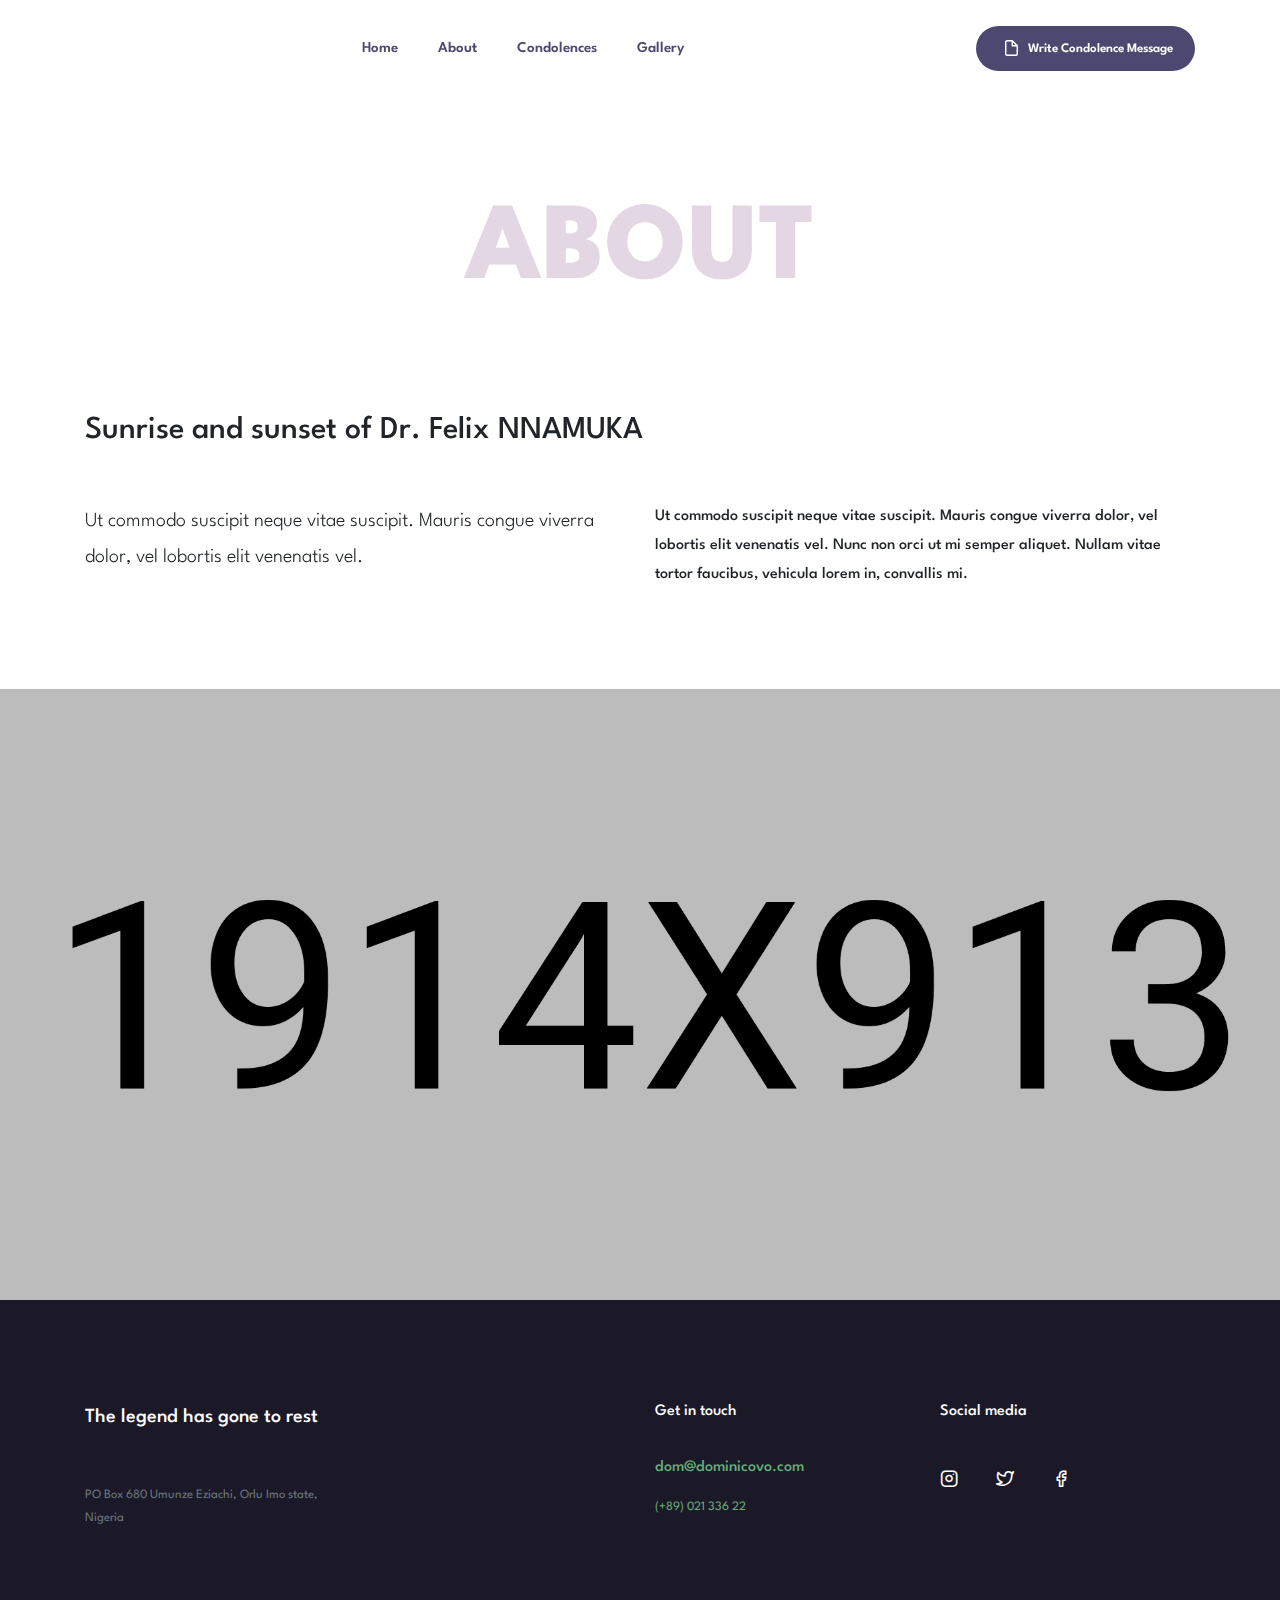
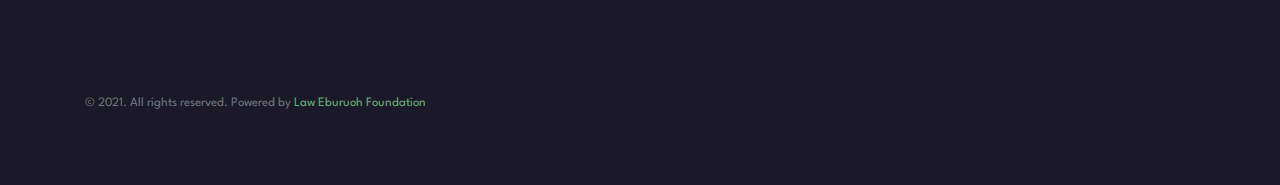
<file: about.html>
<!DOCTYPE html>
<html lang="en">
<head>
    <!-- Title -->
    <title>Nnamuka</title>

    <!-- Required Meta Tags -->
    <meta charset="utf-8">
    <meta name="viewport" content="width=device-width, initial-scale=1, shrink-to-fit=no">

    <!-- Favicon -->
    <link href="img/favicon.svg" type="image/svg" rel="icon">

    <!-- All CSS Files -->
    <link rel="stylesheet" href="css/plugins.min.css">
    <link rel="stylesheet" href="css/main.css">
</head>
<body id="top" class="bg-soft-pink">
    <header class="grip-header">
        <div class="container">
            <div class="row">
                <div class="col-md-12">
                    <nav class="navbar navbar-expand-lg navbar-light">
                        
                        <button class="navbar-toggler" type="button" data-toggle="collapse" data-target="#navTrigger" aria-controls="navTrigger" aria-expanded="false" aria-label="Toggle navigation"><span class="show fe fe-menu"></span><span class="hidden fe fe-x"></span></button>
                        <div class="collapse navbar-collapse" id="navTrigger">
                            <ul class="navbar-nav mx-auto">
                                <li class="nav-item">
                                    <a class="nav-link" href="index.html">Home</a>
                                </li>
                                <li class="nav-item">
                                    <a class="nav-link" href="about.html">About</a>
                                </li>
                                <li class="nav-item">
                                    <a class="nav-link" href="condolences.html">Condolences</a>
                                </li>
                                <li class="nav-item">
                                    <a class="nav-link" href="gallery.html">Gallery</a>
                                </li>
                            </ul>
                            <div class="d-inline ml-0 ml-lg-3 my-2 my-lg-0">
                                <a class="butn butn-sm" href="message.html"><span class="fe fe-file mr-2"></span>Write condolence message</a>
                            </div>
                        </div>
                    </nav>                    
                </div>
            </div>
        </div>
    </header>
    <!-- end of header -->

    <section class="wrapper about-wrapper" data-aos="fade-in">
        <div class="container">
            <div class="row">
                <div class="col-lg-12 mb-100">
                    <h1 class="page-header text-center font-w-800 text-uppercase">About</h1>
                </div>
                <div class="col-lg-9 mb-5">
                    <h2>Sunrise and sunset of Dr. Felix NNAMUKA</h2>
                </div>
                <div class="col-lg-6">
                    <p class="lead">Ut commodo suscipit neque vitae suscipit. Mauris congue viverra dolor, vel lobortis elit venenatis vel. </p>
                </div>
                <div class="col-lg-6 mt-4 mt-lg-0">
                    <p>Ut commodo suscipit neque vitae suscipit. Mauris congue viverra dolor, vel lobortis elit venenatis vel. Nunc non orci ut mi semper aliquet. Nullam vitae tortor faucibus, vehicula lorem in, convallis mi.</p>
                </div>
            </div>
        </div>
    </section>
    <!-- end of about wrapper -
    <section class="wrapper about-info-wrapper bg-soft-blue">
        <div class="container">
            <div class="row justify-content-around">
                <div class="col-lg-5" data-aos="fade-in">
                    <h2 class="section-title mb-40 pl-25">Papa's <span class="text-marked">Educations_</span></h2>
                    <ul class="about-info-list">
                        <li class="about-info-list-item bg-white rounded-lg mt-20">
                            <span class="text-uppercase small text-marked">Dec, 2019 - Now</span>
                            <h5 class="about-info-list-title font-w-700 my-2">The Webodox Studio</h5>
                            <p class="text-muted mb-1">Senior Front-end Developer</p>
                            <p class="text-muted"><span class="fe fe-map-pin mr-2 text-marked"></span>Melbourne, Australia</p>
                        </li>
                        <li class="about-info-list-item bg-white rounded-lg mt-20">
                            <span class="text-uppercase small text-marked">Jan, 2017 - Nov, 2019</span>
                            <h5 class="about-info-list-title font-w-700 my-2">Cardwatt Limited</h5>
                            <p class="text-muted mb-1">Front-end Developer</p>
                            <p class="text-muted"><span class="fe fe-map-pin mr-2 text-marked"></span>Redmond, WA, USA</p>
                        </li>
                    </ul>
                </div>
                <!-- end of Experience -
                <div class="col-lg-5" data-aos="fade-in" data-aos-delay="150">
                    <h2 class="section-title mb-40 pl-25">Papa's <span class="text-marked">Educations_</span></h2>
                    <ul class="about-info-list">
                        <li class="about-info-list-item bg-white rounded-lg mt-20">
                            <span class="text-uppercase small text-marked">Dec, 2019 - Now</span>
                            <h5 class="about-info-list-title font-w-700 my-2">Melbourne University</h5>
                            <p class="text-muted mb-1">Front-end Web Design</p>
                            <p class="text-muted"><span class="fe fe-map-pin mr-2 text-marked"></span>Melbourne, Australia</p>
                        </li>
                        <li class="about-info-list-item bg-white rounded-lg mt-20">
                            <span class="text-uppercase small text-marked">Jan, 2017 - Nov, 2019</span>
                            <h5 class="about-info-list-title font-w-700 my-2">Melbourne Graphics College</h5>
                            <p class="text-muted mb-1">Graphics design</p>
                            <p class="text-muted"><span class="fe fe-map-pin mr-2 text-marked"></span>Melbourne, Australia</p>
                        </li>
                    </ul>
                </div>
                <!-- end of Education -->
            </div>
        </div>
    </section>
    <!-- end of about-info wrapper -->
    <div class="text-center" data-aos="fade-in">
        <img class="img-fluid" src="img/about-img.jpg" alt="">
    </div>
    <!-- end of about image -->

    <footer class="wrapper bg-dark-purple text-white">
        <div class="container">
            <div class="row justify-content-between">
                <div class="col-lg-3 col-md-4 mb-70 mb-md-0">
                    <h5>The legend has gone to rest</h5>
                    <p class="text-muted mt-50 small">PO Box 680 Umunze Eziachi, Orlu Imo state, Nigeria</p>
                </div>
                <div class="col-lg-6 col-md-7">
                    <div class="row">
                        <div class="col-6">
                            <h6 class="mb-30">Get in touch</h6>
                            <ul class="mb-70">
                                <li><a href="mailto:dom@dominicovo.com" class="line-link mb-10">dom@dominicovo.com</a></li>
                                <li><a href="tel:+8902133622" class="line-link small">(+89) 021 336 22</a></li>
                            </ul>
                        </div>
                        <div class="col-6">
                            <h6 class="mb-30">Social media</h6>
                            <div class="social-links mb-70">
                                <a href="#!" class="text-white"><span class="fe fe-instagram"></span></a>
                                <a href="#!" class="text-white"><span class="fe fe-twitter"></span></a>
                                <a href="#!" class="text-white"><span class="fe fe-facebook"></span></a>
                            </div>
                            <!-- end of social-links -->
                        </div>
                    </div>
                </div>
            </div>
        </div>
    </footer>
    <!-- end of footer -->
    <div class="footer-bottom pb-70 bg-dark-purple">
        <div class="container">
            <div class="row align-items-end">
                <div class="col-12 col-md-10">
                    <p class="text-muted small">&copy; 2021. All rights reserved. Powered by <a href="#!" class="line-link">Law Eburuoh Foundation</a></p>
                </div>
            </div>
        </div>
        <a href="#top" class="scroll-to-anim scroll-top text-white rounded-circle text-center"><span class="fe fe-chevron-up"></span></a>
        <!-- end of scroll-top -->
    </div>
    <!-- end of footer-bottom -->

    <!-- All JS Files -->
    <script src="js/jquery-3.4.1.min.js"></script>
    <script src="js/plugins.min.js"></script>
    <script src="js/app.js"></script>
</body>
</html>
</file>
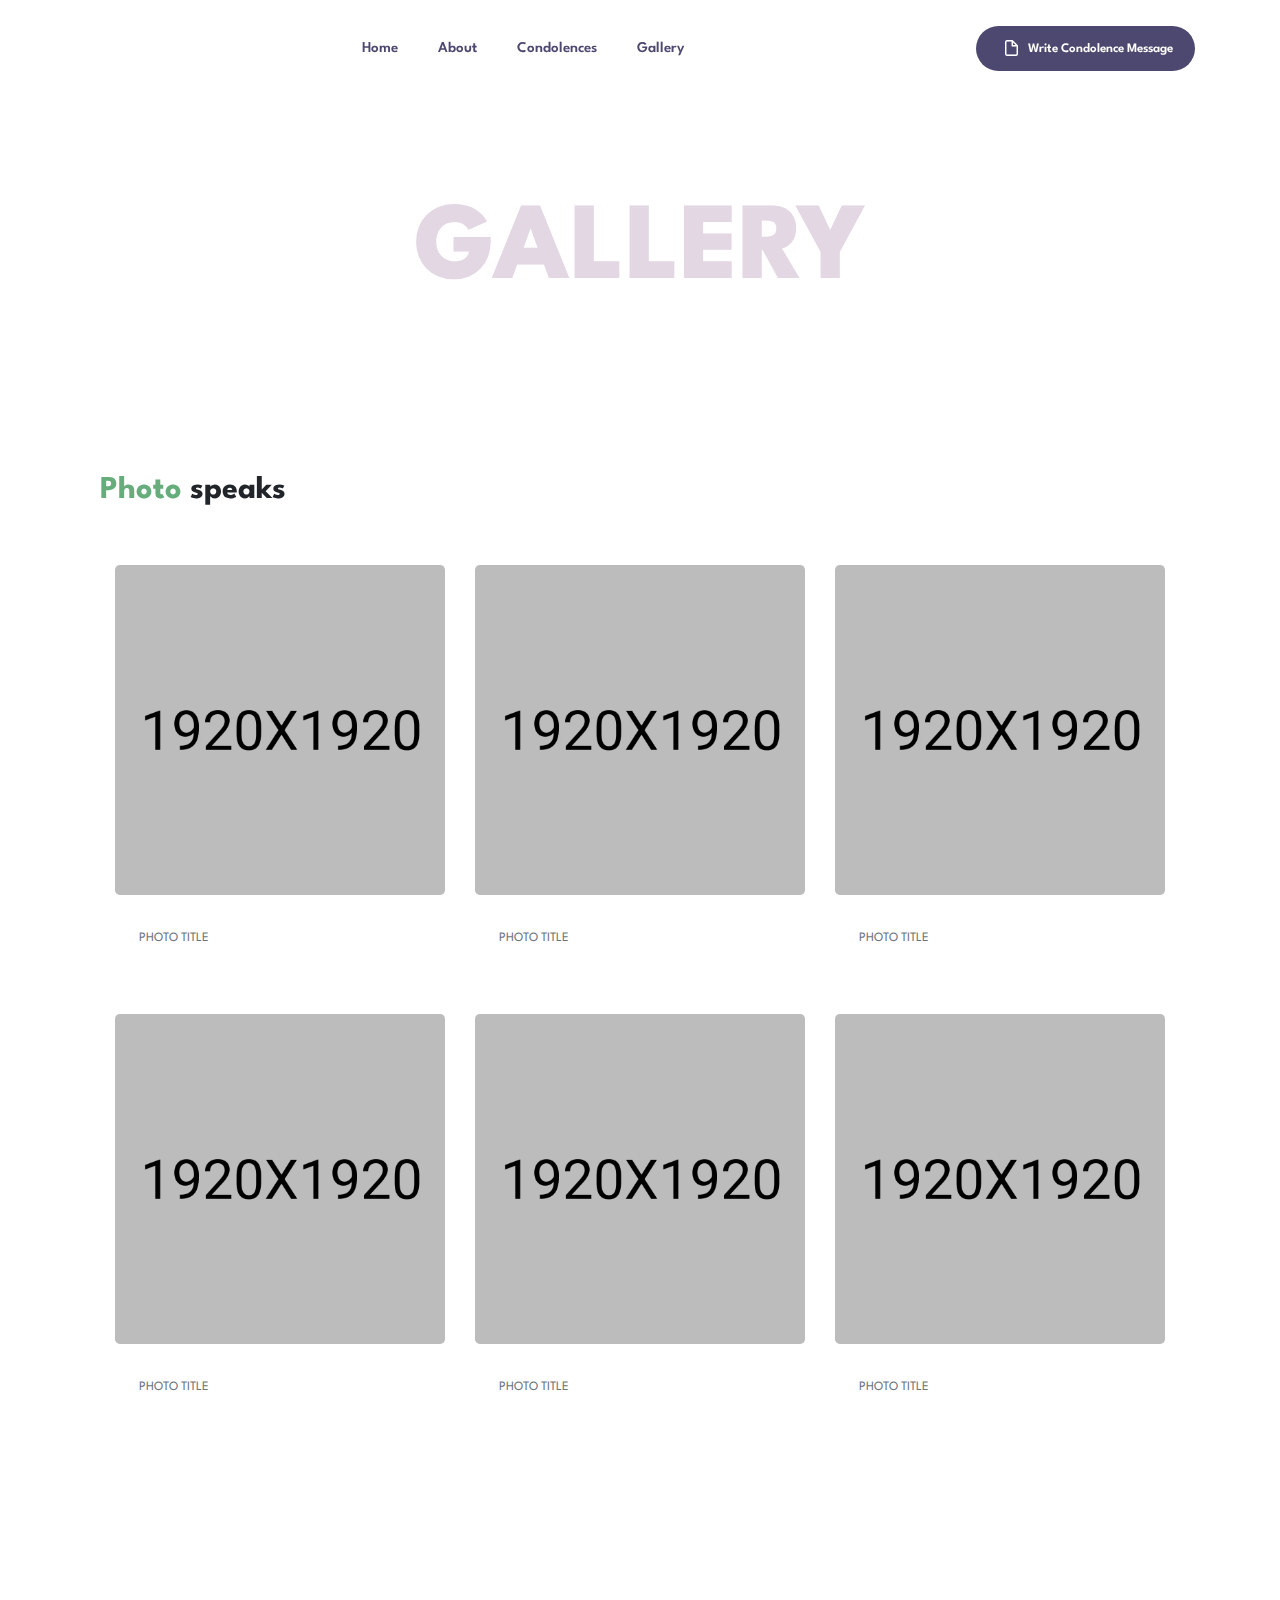
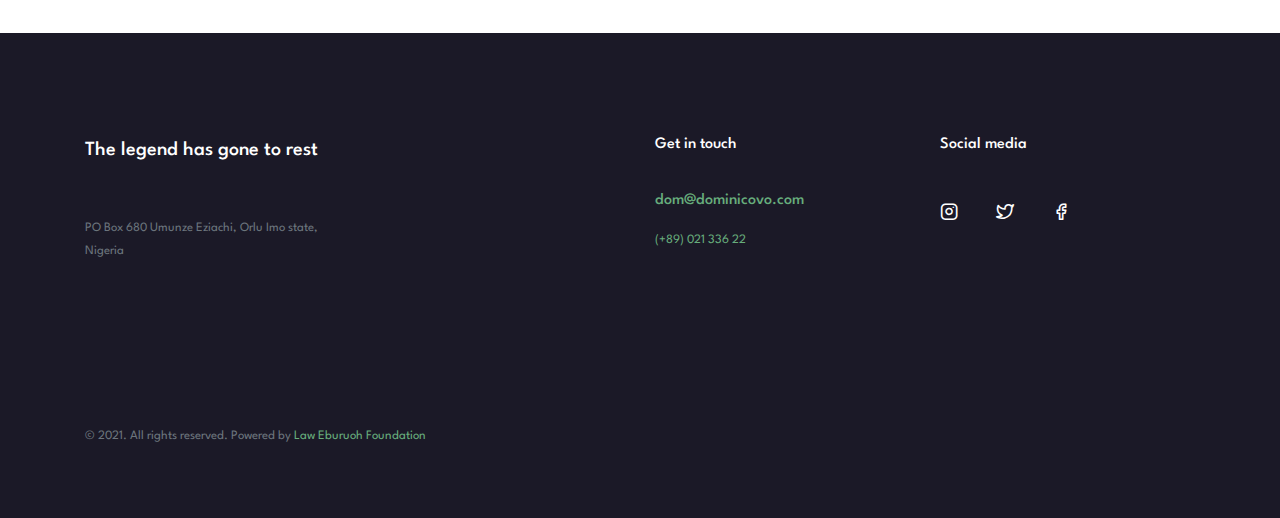
<file: gallery.html>
<!DOCTYPE html>
<html lang="en">
<head>
    <!-- Title -->
    <title>Nnamuka</title>

    <!-- Required Meta Tags -->
    <meta charset="utf-8">
    <meta name="viewport" content="width=device-width, initial-scale=1, shrink-to-fit=no">

    <!-- Favicon -->
    <link href="img/favicon.svg" type="image/svg" rel="icon">

    <!-- All CSS Files -->
    <link rel="stylesheet" href="css/plugins.min.css">
    <link rel="stylesheet" href="css/main.css">
</head>
<body id="top" class="bg-soft-pink">
    <header class="grip-header">
        <div class="container">
            <div class="row">
                <div class="col-md-12">
                    <nav class="navbar navbar-expand-lg navbar-light">
                       
                        <button class="navbar-toggler" type="button" data-toggle="collapse" data-target="#navTrigger" aria-controls="navTrigger" aria-expanded="false" aria-label="Toggle navigation"><span class="show fe fe-menu"></span><span class="hidden fe fe-x"></span></button>
                        <div class="collapse navbar-collapse" id="navTrigger">
                            <ul class="navbar-nav mx-auto">
                                <li class="nav-item">
                                    <a class="nav-link" href="index.html">Home</a>
                                </li>
                                <li class="nav-item">
                                    <a class="nav-link" href="about.html">About</a>
                                </li>
                                <li class="nav-item">
                                    <a class="nav-link" href="condolences.html">Condolences</a>
                                </li>
                                <li class="nav-item">
                                    <a class="nav-link" href="gallery.html">Gallery</a>
                                </li>
                            </ul>
                            <div class="d-inline ml-0 ml-lg-3 my-2 my-lg-0">
                                <a class="butn butn-sm" href="message.html"><span class="fe fe-file mr-2"></span>Write condolence message</a>
                            </div>
                        </div>
                    </nav>                    
                </div>
            </div>
        </div>
    </header>
    <!-- end of header -->

    <section class="wrapper blog-wrapper" data-aos="fade-in">
        <div class="container">
            <div class="row mb-60">
                <div class="col-lg-12">
                    <h1 class="page-header text-center font-w-800 text-uppercase">Gallery</h1>
                </div>
            </div>

            <section id="works" class="wrapper work-wrapper" data-aos="fade-in">
                <div class="container">
                    <div class="row">
                        <div class="col-md-12">
                            <h2 class="section-title mb-20"><span class="text-marked">Photo</span> speaks</h2>
                        </div>
                    </div>
                <div class="container zoom-image">
                    <div class="row">
                    </div>
                    <div class="row mesonary-filter">
                        <div class="col-lg-4 col-md-6 develop">
                            <a class="zoom-image-item text-dark d-block hover-3d mt-30" data-effect="mfp-move-horizontal" href="img/works/grid-3-col/01.jpg">
                                <div class="img-mask rounded-lg">
                                    <img class="img-fluid" src="img/works/grid-3-col/01.jpg" alt="image description">
                                    <span class="img-icon img-icon-center d-inline-block rounded-circle position-absolute text-light text-center fe fe-plus"></span>
                                </div>
                                <div class="bg-white rounded-lg p-4 mt-2">
                                    <small class="d-block text-uppercase text-muted mb-10">photo title</small>
                                </div>
                            </a>
                        </div>
                        <!-- end of work-item -->
        
                        <div class="col-lg-4 col-md-6 design">
                            <a class="zoom-image-item text-dark d-block hover-3d mt-30" data-effect="mfp-move-horizontal" href="img/works/grid-3-col/02.jpg">
                                <div class="img-mask rounded-lg">
                                    <img class="img-fluid" src="img/works/grid-3-col/02.jpg" alt="image description">
                                    <span class="img-icon img-icon-center d-inline-block rounded-circle position-absolute text-light text-center fe fe-plus"></span>
                                </div>
                                <div class="bg-white rounded-lg p-4 mt-2">
                                    <small class="d-block text-uppercase text-muted mb-10">photo title</small>
                                </div>
                            </a>
                        </div>
                        <!-- end of work-item -->
        
                        <div class="col-lg-4 col-md-6 branding">
                            <a class="zoom-image-item text-dark d-block hover-3d mt-30" data-effect="mfp-move-horizontal" href="img/works/grid-3-col/06.jpg">
                                <div class="img-mask rounded-lg">
                                    <img class="img-fluid" src="img/works/grid-3-col/06.jpg" alt="image description">
                                    <span class="img-icon img-icon-center d-inline-block rounded-circle position-absolute text-light text-center fe fe-plus"></span>
                                </div>
                                <div class="bg-white rounded-lg p-4 mt-2">
                                    <small class="d-block text-uppercase text-muted mb-10">photo title</small>
                                </div>
                            </a>
                        </div>
                        <!-- end of work-item -->
        
                        <div class="col-lg-4 col-md-6 design">
                            <a class="zoom-image-item text-dark d-block hover-3d mt-30" data-effect="mfp-move-horizontal" href="img/works/grid-3-col/03.jpg">
                                <div class="img-mask rounded-lg">
                                    <img class="img-fluid" src="img/works/grid-3-col/03.jpg" alt="image description">
                                    <span class="img-icon img-icon-center d-inline-block rounded-circle position-absolute text-light text-center fe fe-plus"></span>
                                </div>
                                <div class="bg-white rounded-lg p-4 mt-2">
                                    <small class="d-block text-uppercase text-muted mb-10">photo title</small>
                                </div>
                            </a>
                        </div>
                        <!-- end of work-item -->
        
                        <div class="col-lg-4 col-md-6 branding">
                            <a class="zoom-image-item text-dark d-block hover-3d mt-30" data-effect="mfp-move-horizontal" href="img/works/grid-3-col/05.jpg">
                                <div class="img-mask rounded-lg">
                                    <img class="img-fluid" src="img/works/grid-3-col/05.jpg" alt="image description">
                                    <span class="img-icon img-icon-center d-inline-block rounded-circle position-absolute text-light text-center fe fe-plus"></span>
                                </div>
                                <div class="bg-white rounded-lg p-4 mt-2">
                                    <small class="d-block text-uppercase text-muted mb-10">photo title</small>
                                </div>
                            </a>
                        </div>
                        <!-- end of work-item -->
        
                        <div class="col-lg-4 col-md-6 develop">
                            <a class="zoom-image-item text-dark d-block hover-3d mt-30" data-effect="mfp-move-horizontal" href="img/works/grid-3-col/04.jpg">
                                <div class="img-mask rounded-lg">
                                    <img class="img-fluid" src="img/works/grid-3-col/04.jpg" alt="image description">
                                    <span class="img-icon img-icon-center d-inline-block rounded-circle position-absolute text-light text-center fe fe-plus"></span>
                                </div>
                                <div class="bg-white rounded-lg p-4 mt-2">
                                    <small class="d-block text-uppercase text-muted mb-10">photo title</small>
                                </div>
                            </a>
                        </div>
                        <!-- end of work-item -->
                    </div>
                </div>
            </section>
            <!-- end of work-wrapper -->
        
                </div>
            </div>
        </div>
    </section>
    <!-- end of testimonial-wrapper -->

    <footer class="wrapper bg-dark-purple text-white">
        <div class="container">
            <div class="row justify-content-between">
                <div class="col-lg-3 col-md-4 mb-70 mb-md-0">
                    <h5>The legend has gone to rest</h5>
                    <p class="text-muted mt-50 small">PO Box 680 Umunze Eziachi, Orlu Imo state, Nigeria</p>
                </div>
                <div class="col-lg-6 col-md-7">
                    <div class="row">
                        <div class="col-6">
                            <h6 class="mb-30">Get in touch</h6>
                            <ul class="mb-70">
                                <li><a href="mailto:dom@dominicovo.com" class="line-link mb-10">dom@dominicovo.com</a></li>
                                <li><a href="tel:+8902133622" class="line-link small">(+89) 021 336 22</a></li>
                            </ul>
                        </div>
                        <div class="col-6">
                            <h6 class="mb-30">Social media</h6>
                            <div class="social-links mb-70">
                                <a href="#!" class="text-white"><span class="fe fe-instagram"></span></a>
                                <a href="#!" class="text-white"><span class="fe fe-twitter"></span></a>
                                <a href="#!" class="text-white"><span class="fe fe-facebook"></span></a>
                            </div>
                            <!-- end of social-links -->
                        </div>
                    </div>
                </div>
            </div>
        </div>
    </footer>
    <!-- end of footer -->
    <div class="footer-bottom pb-70 bg-dark-purple">
        <div class="container">
            <div class="row align-items-end">
                <div class="col-12 col-md-10">
                    <p class="text-muted small">&copy; 2021. All rights reserved. Powered by <a href="#!" class="line-link">Law Eburuoh Foundation</a></p>
                </div>
            </div>
        </div>
        <a href="#top" class="scroll-to-anim scroll-top text-white rounded-circle text-center"><span class="fe fe-chevron-up"></span></a>
        <!-- end of scroll-top -->
    </div>
    <!-- end of footer-bottom -->

    <!-- All JS Files -->
    <script src="js/jquery-3.4.1.min.js"></script>
    <script src="js/plugins.min.js"></script>
    <script src="js/app.js"></script>
</body>
</html>
</file>
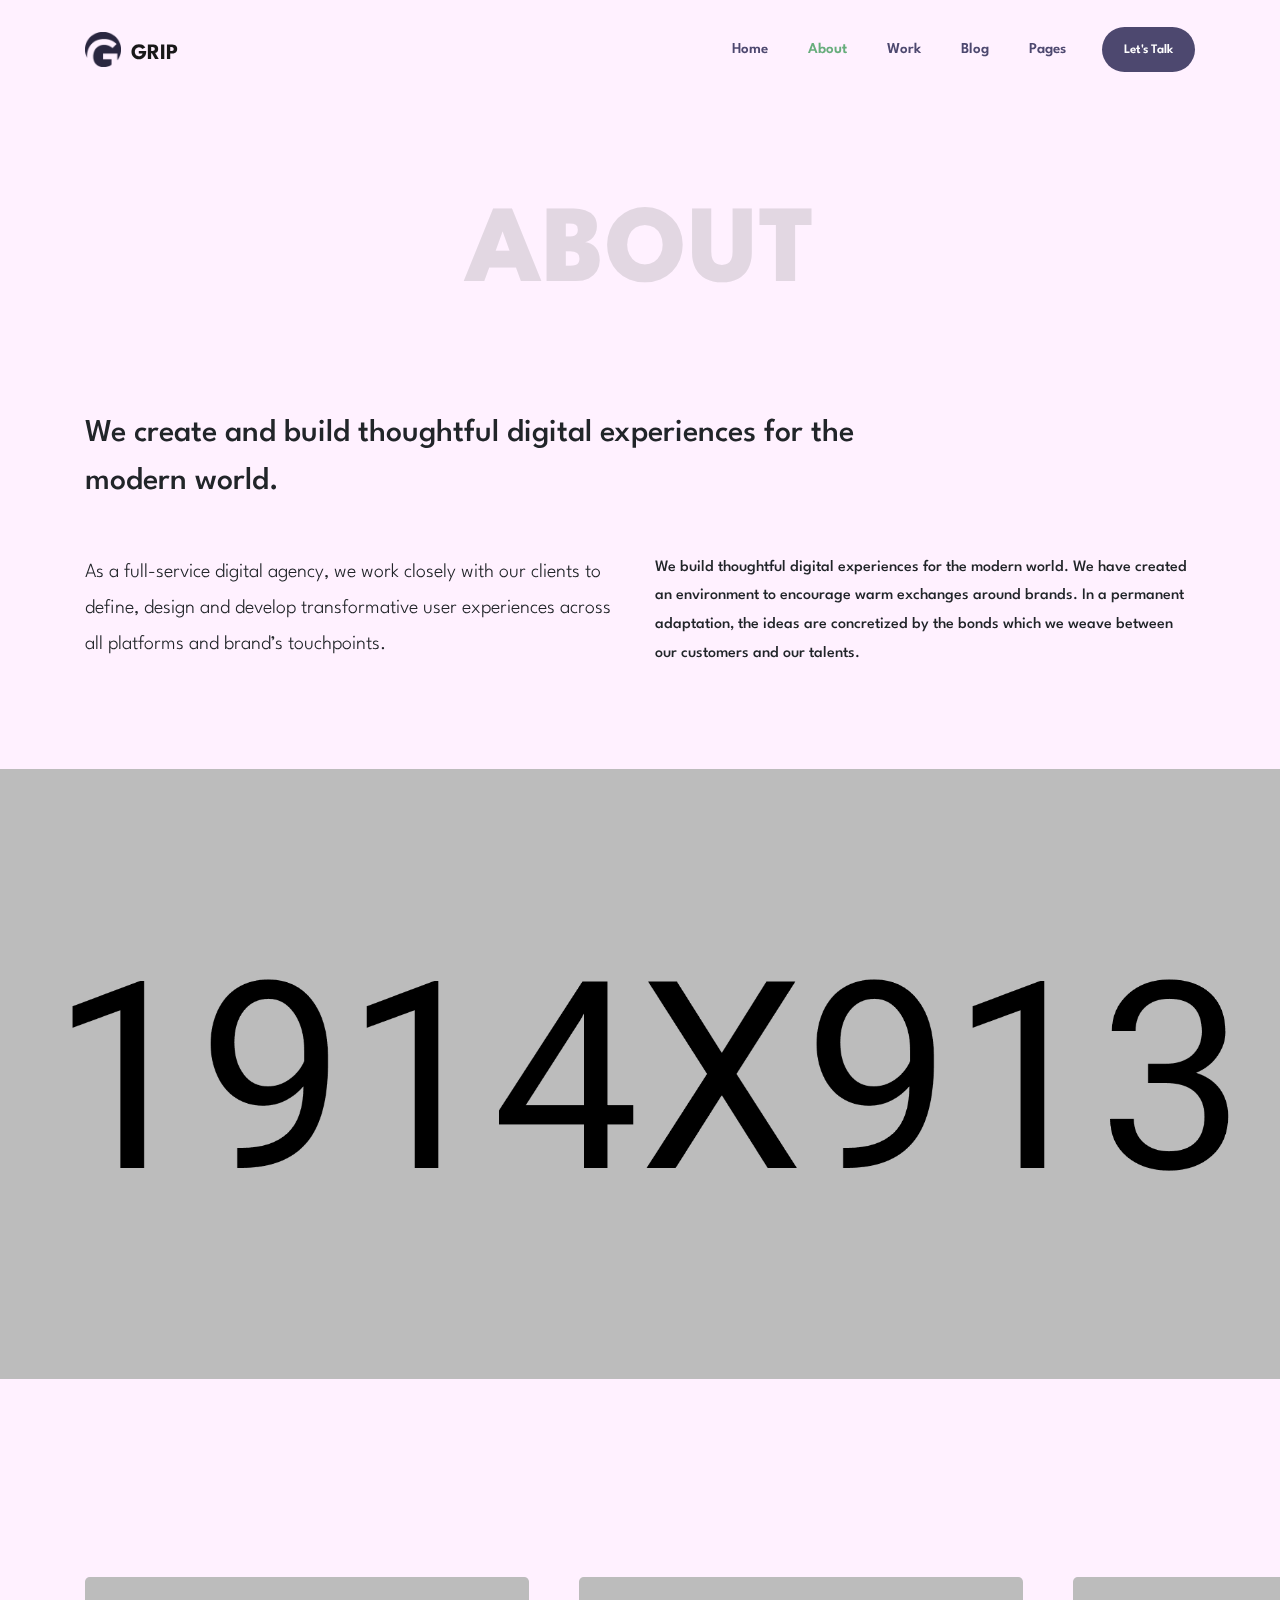
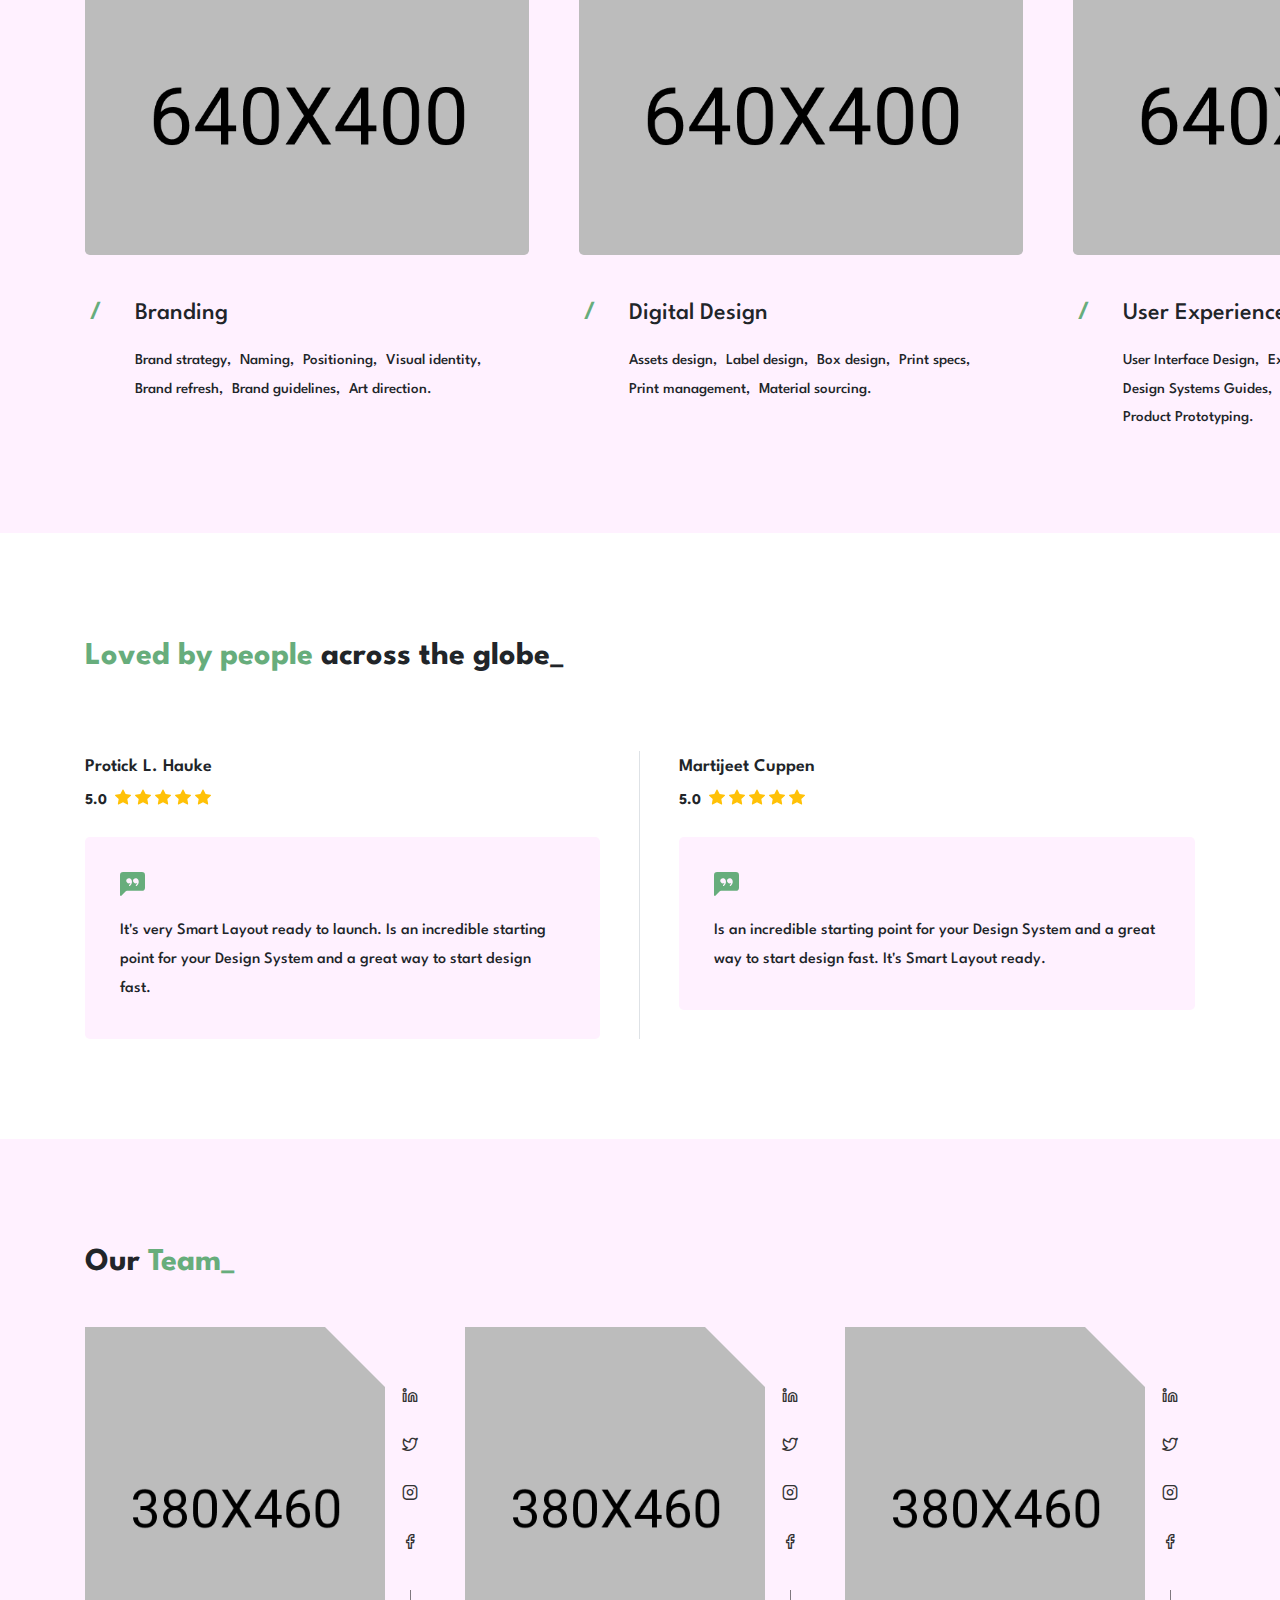
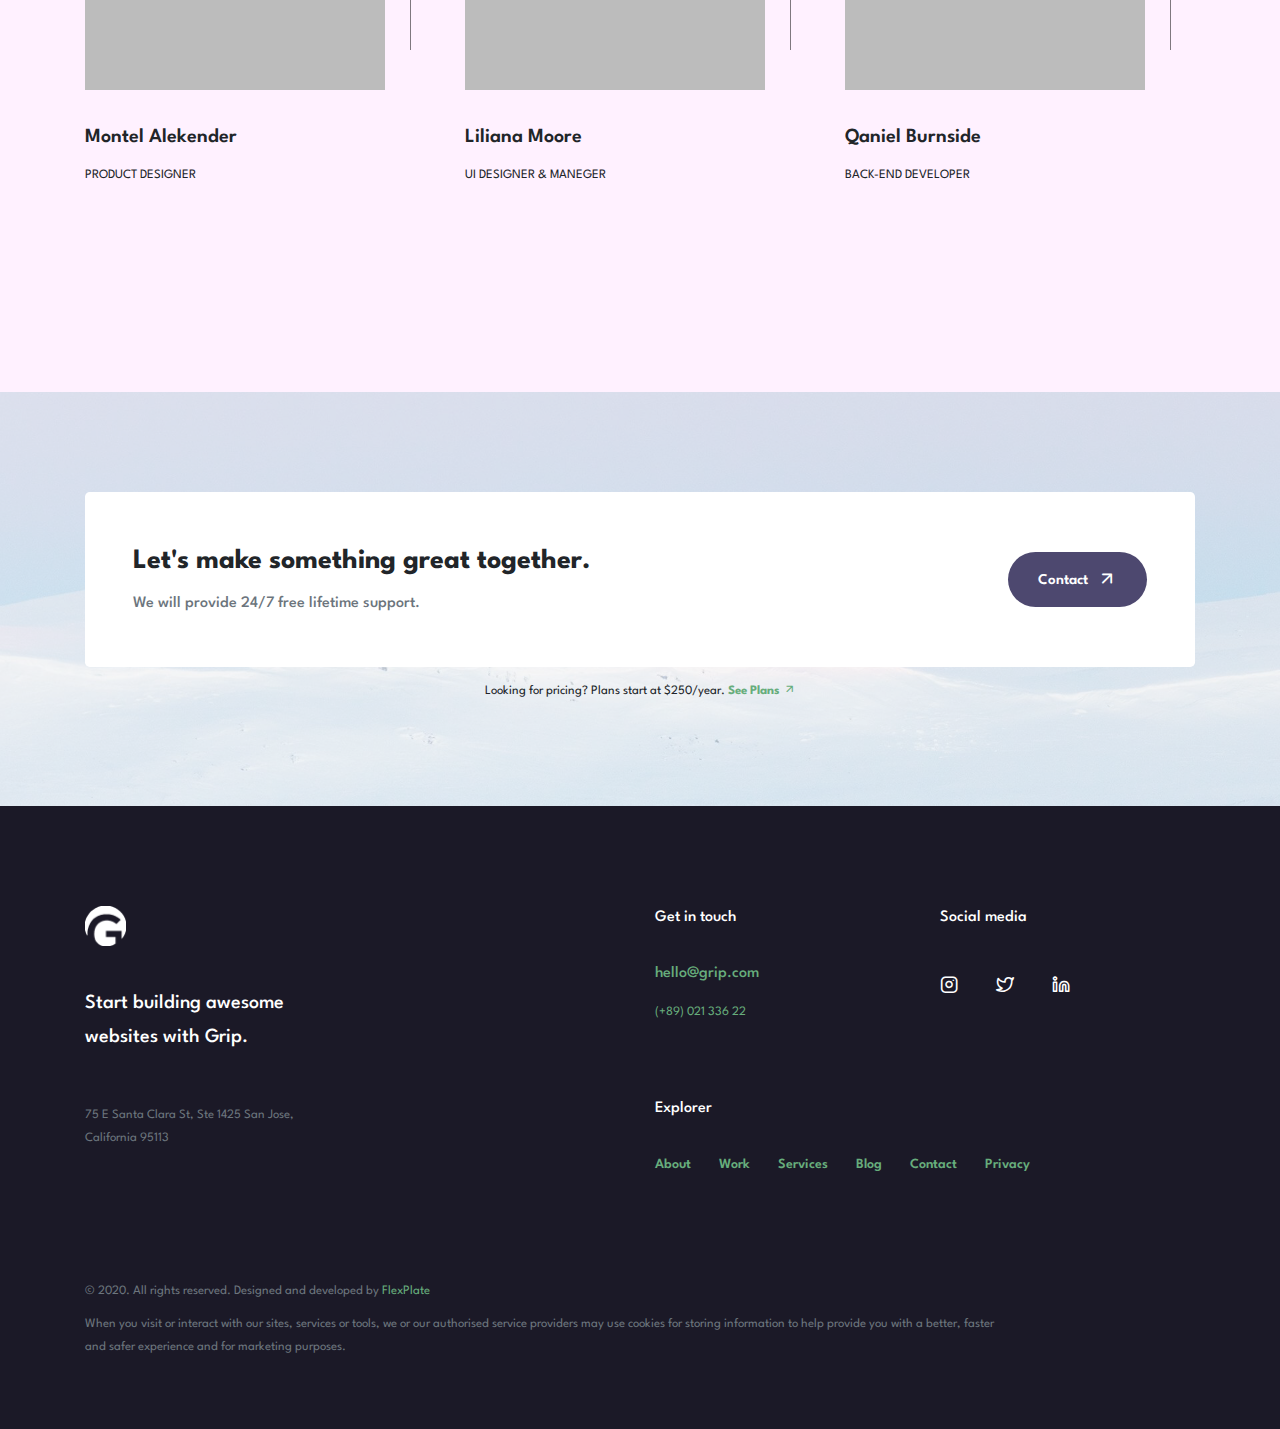
<file: main-files/about.html>
<!DOCTYPE html>
<html lang="en">
<head>
    <!-- Title -->
    <title>Grip - Agency & Portfolio HTML Template</title>

    <!-- Required Meta Tags -->
    <meta charset="utf-8">
    <meta name="viewport" content="width=device-width, initial-scale=1, shrink-to-fit=no">

    <!-- Favicon -->
    <link href="img/favicon.svg" type="image/svg" rel="icon">

    <!-- All CSS Files -->
    <link rel="stylesheet" href="css/plugins.min.css">
    <link rel="stylesheet" href="css/main.css">
</head>
<body id="top" class="bg-soft-pink">
    <header class="grip-header">
        <div class="container">
            <div class="row">
                <div class="col-md-12">
                    <nav class="navbar navbar-expand-lg navbar-light">
                        <a class="navbar-brand" href="index-02.html"><img src="img/logo.png" alt=""> <span>grip</span></a>
                        <!-- end of logo -->
                        <button class="navbar-toggler" type="button" data-toggle="collapse" data-target="#navTrigger" aria-controls="navTrigger" aria-expanded="false" aria-label="Toggle navigation"><span class="show fe fe-menu"></span><span class="hidden fe fe-x"></span></button>

                        <div class="collapse navbar-collapse" id="navTrigger">
                            <ul class="navbar-nav ml-auto">
                                <li class="nav-item dropdown">
                                    <a class="nav-link dropdown-toggle" href="#!" id="navbarDropdown" role="button" data-toggle="dropdown" aria-haspopup="true" aria-expanded="false">Home</a>
                                    <div class="dropdown-menu" aria-labelledby="navbarDropdown">
                                        <a class="dropdown-item" href="index.html">Agency 01</a>
                                        <a class="dropdown-item" href="index-02.html">Agency 02</a>
                                        <a class="dropdown-item" href="index-03.html">Portfolio</a>
                                        <a class="dropdown-item" href="index-04.html">Personal</a>
                                    </div>
                                </li>
                                <li class="nav-item">
                                    <a class="nav-link active" href="about.html">About</a>
                                </li>
                                <li class="nav-item">
                                    <a class="nav-link" href="work.html">Work</a>
                                </li>
                                <li class="nav-item">
                                    <a class="nav-link" href="blog.html">Blog</a>
                                </li>
                                <li class="nav-item dropdown">
                                    <a class="nav-link dropdown-toggle" href="#!" id="navbarDropdown" role="button" data-toggle="dropdown" aria-haspopup="true" aria-expanded="false">Pages</a>
                                    <div class="dropdown-menu dropdown-column" aria-labelledby="navbarDropdown">
                                        <div class="row no-gutters">
                                            <div class="col-lg-6">
                                                <a class="dropdown-item" href="team.html">Team</a>
                                                <a class="dropdown-item" href="service.html">Services</a>
                                                <a class="dropdown-item" href="partners.html">Partners</a>
                                                <a class="dropdown-item" href="case-study.html">Case Stydy</a>
                                                <a class="dropdown-item" href="blog-details.html">Blog Details</a>
                                            </div>
                                            <div class="col-lg-6">
                                                <a class="dropdown-item" href="pricing.html">Pricing</a>
                                                <a class="dropdown-item" href="faq.html">FAQ</a>
                                                <a class="dropdown-item" href="404.html">Error 404</a>
                                                <a class="dropdown-item" href="privacy.html">Privacy &amp; Policy</a>
                                                <a class="dropdown-item" href="typography.html">Typography</a>
                                            </div>
                                        </div>
                                    </div>
                                </li>
                            </ul>
                            <div class="d-inline ml-0 ml-lg-3 my-2 my-lg-0">
                                <a class="butn butn-sm" href="contact.html">Let's talk</a>
                            </div>
                        </div>
                    </nav>                    
                </div>
            </div>
        </div>
    </header>
    <!-- end of header -->

    <section class="wrapper about-wrapper" data-aos="fade-in">
        <div class="container">
            <div class="row">
                <div class="col-lg-12 mb-100">
                    <h1 class="page-header text-center font-w-800 text-uppercase">About</h1>
                </div>
                <div class="col-lg-9 mb-5">
                    <h2>We create and build thoughtful digital experiences for the modern world.</h2>
                </div>
                <div class="col-lg-6">
                    <p class="lead">As a full-service digital agency, we work closely with our clients to define, design and develop transformative user experiences across all platforms and brand’s touchpoints.</p>
                </div>
                <div class="col-lg-6 mt-4 mt-lg-0">
                    <p>We build thoughtful digital experiences for the modern world. We have created an environment to encourage warm exchanges around brands. In a permanent adaptation, the ideas are concretized by the bonds which we weave between our customers and our talents.</p>
                </div>
            </div>
        </div>
    </section>
    <!-- end of about wrapper -->

    <div class="text-center" data-aos="fade-in">
        <img class="img-fluid" src="img/about-img.jpg" alt="">
    </div>
    <!-- end of about image -->

    <section class="wrapper service-wrapper">
        <div class="container">
            <div class="row">
                <div class="col-md-12" data-aos="fade-in">
                    <h2 class="section-title">Our <span class="text-marked">Services_</span></h2>
                </div>
            </div>
            <div class="service-carousel">
                <div class="service-item mt-50">
                    <img class="img-fluid rounded-lg mb-40" src="img/services/branding.jpg" alt="">
                    <div class="service-item-info position-relative pl-50">
                        <span class="service-count position-absolute font-w-800">/</span>
                        <h4 class="mb-3">Branding</h4>
                        <ul class="service-list service-list-inline">
                            <li>Brand strategy</li>
                            <li>Naming</li>
                            <li>Positioning</li>
                            <li>Visual identity</li>
                            <li>Brand refresh</li>
                            <li>Brand guidelines</li>
                            <li>Art direction</li>
                        </ul>
                    </div>
                </div>
                <div class="service-item mt-50">
                    <img class="img-fluid rounded-lg mb-40" src="img/services/digital-design.jpg" alt="">
                    <div class="service-item-info position-relative pl-50">
                        <span class="service-count position-absolute font-w-800">/</span>
                        <h4 class="mb-3">Digital Design</h4>
                        <ul class="service-list service-list-inline">
                            <li>Assets design</li>
                            <li>Label design</li>
                            <li>Box design</li>
                            <li>Print specs</li>
                            <li>Print management</li>
                            <li>Material sourcing</li>
                        </ul>
                    </div>
                </div>
                <div class="service-item mt-50">
                    <img class="img-fluid rounded-lg mb-40" src="img/services/ux.jpg" alt="">
                    <div class="service-item-info position-relative pl-50">
                        <span class="service-count position-absolute font-w-800">/</span>
                        <h4 class="mb-3">User Experience</h4>
                        <ul class="service-list service-list-inline">
                            <li>User Interface Design</li>
                            <li>Experience Strategy</li>
                            <li>Design Systems Guides</li>
                            <li>Design Style Guides</li>
                            <li>Product Prototyping</li>
                        </ul>
                    </div>
                </div>
                <div class="service-item mt-50">
                    <img class="img-fluid rounded-lg mb-40" src="img/services/product-design.jpg" alt="">
                    <div class="service-item-info position-relative pl-50">
                        <span class="service-count position-absolute font-w-800">/</span>
                        <h4 class="mb-3">Product Design</h4>
                        <ul class="service-list service-list-inline">
                            <li>Website Development</li>
                            <li>eCommerce</li>
                            <li>Technical Discovery</li>
                            <li>Mobile & Web App Development</li>
                        </ul>
                    </div>
                </div>
                <div class="service-item mt-50">
                    <img class="img-fluid rounded-lg mb-40" src="img/services/digital-marketing.jpg" alt="">
                    <div class="service-item-info position-relative pl-50">
                        <span class="service-count position-absolute font-w-800">/</span>
                        <h4 class="mb-3">Digital Marketing</h4>
                        <ul class="service-list service-list-inline">
                            <li>Social Media Management</li>
                            <li>Digital Marketing</li>
                            <li>Digital Advertising</li>
                            <li>Search Engine Optimisation</li>
                        </ul>
                    </div>
                </div>
            </div>
        </div>
    </section>
    <!-- end of service-wrapper -->

    <section class="wrapper testimonial-wrapper bg-white">
        <div class="container">
            <div class="row">
                <div class="col-md-12">
                    <h2 class="section-title mb-20"><span class="text-marked">Loved by people</span> across the globe_</h2>
                </div>
            </div>
            <div class="row justify-content-center">
                <div class="col-md-6 border-right mt-50">
                    <div class="testimonial-item pr-0 pr-md-4">
                        <div class="mb-25">
                            <p class="rating-author d-block">Protick L. Hauke</p>
                            <strong class="rating-value">5.0</strong>
                            <span class="text-warning">
                                <svg width="1em" height="1em" viewBox="0 0 16 16" class="bi bi-star-fill" fill="currentColor" xmlns="http://www.w3.org/2000/svg"><path d="M3.612 15.443c-.386.198-.824-.149-.746-.592l.83-4.73L.173 6.765c-.329-.314-.158-.888.283-.95l4.898-.696L7.538.792c.197-.39.73-.39.927 0l2.184 4.327 4.898.696c.441.062.612.636.283.95l-3.523 3.356.83 4.73c.078.443-.36.79-.746.592L8 13.187l-4.389 2.256z"/></svg>
                                <svg width="1em" height="1em" viewBox="0 0 16 16" class="bi bi-star-fill" fill="currentColor" xmlns="http://www.w3.org/2000/svg"><path d="M3.612 15.443c-.386.198-.824-.149-.746-.592l.83-4.73L.173 6.765c-.329-.314-.158-.888.283-.95l4.898-.696L7.538.792c.197-.39.73-.39.927 0l2.184 4.327 4.898.696c.441.062.612.636.283.95l-3.523 3.356.83 4.73c.078.443-.36.79-.746.592L8 13.187l-4.389 2.256z"/></svg>
                                <svg width="1em" height="1em" viewBox="0 0 16 16" class="bi bi-star-fill" fill="currentColor" xmlns="http://www.w3.org/2000/svg"><path d="M3.612 15.443c-.386.198-.824-.149-.746-.592l.83-4.73L.173 6.765c-.329-.314-.158-.888.283-.95l4.898-.696L7.538.792c.197-.39.73-.39.927 0l2.184 4.327 4.898.696c.441.062.612.636.283.95l-3.523 3.356.83 4.73c.078.443-.36.79-.746.592L8 13.187l-4.389 2.256z"/></svg>
                                <svg width="1em" height="1em" viewBox="0 0 16 16" class="bi bi-star-fill" fill="currentColor" xmlns="http://www.w3.org/2000/svg"><path d="M3.612 15.443c-.386.198-.824-.149-.746-.592l.83-4.73L.173 6.765c-.329-.314-.158-.888.283-.95l4.898-.696L7.538.792c.197-.39.73-.39.927 0l2.184 4.327 4.898.696c.441.062.612.636.283.95l-3.523 3.356.83 4.73c.078.443-.36.79-.746.592L8 13.187l-4.389 2.256z"/></svg>
                                <svg width="1em" height="1em" viewBox="0 0 16 16" class="bi bi-star-fill" fill="currentColor" xmlns="http://www.w3.org/2000/svg"><path d="M3.612 15.443c-.386.198-.824-.149-.746-.592l.83-4.73L.173 6.765c-.329-.314-.158-.888.283-.95l4.898-.696L7.538.792c.197-.39.73-.39.927 0l2.184 4.327 4.898.696c.441.062.612.636.283.95l-3.523 3.356.83 4.73c.078.443-.36.79-.746.592L8 13.187l-4.389 2.256z"/></svg>
                            </span>
                        </div>
                        <div class="rating-context bg-soft-pink rounded-lg">
                            <svg width="1em" height="1em" viewBox="0 0 16 16" class="text-marked" fill="currentColor" xmlns="http://www.w3.org/2000/svg"><path fill-rule="evenodd" d="M0 2a2 2 0 0 1 2-2h12a2 2 0 0 1 2 2v8a2 2 0 0 1-2 2H4.414a1 1 0 0 0-.707.293L.854 15.146A.5.5 0 0 1 0 14.793V2zm7.194 2.766c.087.124.163.26.227.401.428.948.393 2.377-.942 3.706a.446.446 0 0 1-.612.01.405.405 0 0 1-.011-.59c.419-.416.672-.831.809-1.22-.269.165-.588.26-.93.26C4.775 7.333 4 6.587 4 5.667 4 4.747 4.776 4 5.734 4c.271 0 .528.06.756.166l.008.004c.169.07.327.182.469.324.085.083.161.174.227.272zM11 7.073c-.269.165-.588.26-.93.26-.958 0-1.735-.746-1.735-1.666 0-.92.777-1.667 1.734-1.667.271 0 .528.06.756.166l.008.004c.17.07.327.182.469.324.085.083.161.174.227.272.087.124.164.26.228.401.428.948.392 2.377-.942 3.706a.446.446 0 0 1-.613.01.405.405 0 0 1-.011-.59c.42-.416.672-.831.81-1.22z"/></svg>                            
                            <p>It's very Smart Layout ready to launch. Is an incredible starting point for your Design System and a great way to start design fast.</p>
                        </div>
                    </div>
                    <!-- end of testimonial-item -->
                </div>
                <div class="col-md-6 mt-50">
                    <div class="testimonial-item pl-0 pl-md-4">
                        <div class="mb-25">
                            <p class="rating-author d-block">Martijeet Cuppen</p>
                            <strong class="rating-value">5.0</strong>
                            <span class="text-warning">
                                <svg width="1em" height="1em" viewBox="0 0 16 16" class="bi bi-star-fill" fill="currentColor" xmlns="http://www.w3.org/2000/svg"><path d="M3.612 15.443c-.386.198-.824-.149-.746-.592l.83-4.73L.173 6.765c-.329-.314-.158-.888.283-.95l4.898-.696L7.538.792c.197-.39.73-.39.927 0l2.184 4.327 4.898.696c.441.062.612.636.283.95l-3.523 3.356.83 4.73c.078.443-.36.79-.746.592L8 13.187l-4.389 2.256z"/></svg>
                                <svg width="1em" height="1em" viewBox="0 0 16 16" class="bi bi-star-fill" fill="currentColor" xmlns="http://www.w3.org/2000/svg"><path d="M3.612 15.443c-.386.198-.824-.149-.746-.592l.83-4.73L.173 6.765c-.329-.314-.158-.888.283-.95l4.898-.696L7.538.792c.197-.39.73-.39.927 0l2.184 4.327 4.898.696c.441.062.612.636.283.95l-3.523 3.356.83 4.73c.078.443-.36.79-.746.592L8 13.187l-4.389 2.256z"/></svg>
                                <svg width="1em" height="1em" viewBox="0 0 16 16" class="bi bi-star-fill" fill="currentColor" xmlns="http://www.w3.org/2000/svg"><path d="M3.612 15.443c-.386.198-.824-.149-.746-.592l.83-4.73L.173 6.765c-.329-.314-.158-.888.283-.95l4.898-.696L7.538.792c.197-.39.73-.39.927 0l2.184 4.327 4.898.696c.441.062.612.636.283.95l-3.523 3.356.83 4.73c.078.443-.36.79-.746.592L8 13.187l-4.389 2.256z"/></svg>
                                <svg width="1em" height="1em" viewBox="0 0 16 16" class="bi bi-star-fill" fill="currentColor" xmlns="http://www.w3.org/2000/svg"><path d="M3.612 15.443c-.386.198-.824-.149-.746-.592l.83-4.73L.173 6.765c-.329-.314-.158-.888.283-.95l4.898-.696L7.538.792c.197-.39.73-.39.927 0l2.184 4.327 4.898.696c.441.062.612.636.283.95l-3.523 3.356.83 4.73c.078.443-.36.79-.746.592L8 13.187l-4.389 2.256z"/></svg>
                                <svg width="1em" height="1em" viewBox="0 0 16 16" class="bi bi-star-fill" fill="currentColor" xmlns="http://www.w3.org/2000/svg"><path d="M3.612 15.443c-.386.198-.824-.149-.746-.592l.83-4.73L.173 6.765c-.329-.314-.158-.888.283-.95l4.898-.696L7.538.792c.197-.39.73-.39.927 0l2.184 4.327 4.898.696c.441.062.612.636.283.95l-3.523 3.356.83 4.73c.078.443-.36.79-.746.592L8 13.187l-4.389 2.256z"/></svg>
                            </span>
                        </div>
                        <div class="rating-context bg-soft-pink rounded-lg">
                            <svg width="1em" height="1em" viewBox="0 0 16 16" class="text-marked" fill="currentColor" xmlns="http://www.w3.org/2000/svg"><path fill-rule="evenodd" d="M0 2a2 2 0 0 1 2-2h12a2 2 0 0 1 2 2v8a2 2 0 0 1-2 2H4.414a1 1 0 0 0-.707.293L.854 15.146A.5.5 0 0 1 0 14.793V2zm7.194 2.766c.087.124.163.26.227.401.428.948.393 2.377-.942 3.706a.446.446 0 0 1-.612.01.405.405 0 0 1-.011-.59c.419-.416.672-.831.809-1.22-.269.165-.588.26-.93.26C4.775 7.333 4 6.587 4 5.667 4 4.747 4.776 4 5.734 4c.271 0 .528.06.756.166l.008.004c.169.07.327.182.469.324.085.083.161.174.227.272zM11 7.073c-.269.165-.588.26-.93.26-.958 0-1.735-.746-1.735-1.666 0-.92.777-1.667 1.734-1.667.271 0 .528.06.756.166l.008.004c.17.07.327.182.469.324.085.083.161.174.227.272.087.124.164.26.228.401.428.948.392 2.377-.942 3.706a.446.446 0 0 1-.613.01.405.405 0 0 1-.011-.59c.42-.416.672-.831.81-1.22z"/></svg>

                            <p>Is an incredible starting point for your Design System and a great way to start design fast. It's Smart Layout ready.</p>
                        </div>
                    </div>
                    <!-- end of testimonial-item -->
                </div>
            </div>
        </div>
    </section>
    <!-- end of testimonial-wrapper -->

    <div id="team" class="wrapper team-wrapper">
        <div class="container">
            <div class="row">
                <div class="col-md-12">
                    <h2 class="section-title">Our <span class="text-marked">Team_</span></h2>
                </div>
                <div class="col-md-4">
                    <div class="team-item mt-40 pr-50 position-relative">
                        <!-- team image -->
                        <img class="img-fluid" src="img/team/team-01.jpg" alt="kurati-team">
                        <!-- team social links -->
                        <div class="team-social">
                            <a href="#0"> <span class="fe-linkedin"></span> </a>
                            <a href="#0"> <span class="fe-twitter"></span> </a>
                            <a href="#0"> <span class="fe-instagram"></span> </a>
                            <a href="#0"> <span class="fe-facebook"></span> </a>
                        </div>
                        <!-- team info (name & designation) -->
                        <div class="team-info mt-30">
                            <h5 class="mb-10 font-w-600">Montel Alekender</h5>
                            <p class="small text-uppercase">Product Designer</p>
                        </div>
                    </div>
                </div>
                <div class="col-md-4">
                    <div class="team-item mt-40 pr-50 position-relative">
                        <!-- team image -->
                        <img class="img-fluid" src="img/team/team-02.jpg" alt="kurati-team">
                        <!-- team social links -->
                        <div class="team-social">
                            <a href="#0"> <span class="fe-linkedin"></span> </a>
                            <a href="#0"> <span class="fe-twitter"></span> </a>
                            <a href="#0"> <span class="fe-instagram"></span> </a>
                            <a href="#0"> <span class="fe-facebook"></span> </a>
                        </div>
                        <!-- team info (name & designation) -->
                        <div class="team-info mt-30">
                            <h5 class="mb-10 font-w-600">Liliana Moore</h5>
                            <p class="small text-uppercase">UI Designer &amp; Maneger</p>
                        </div>
                    </div>
                </div>
                <div class="col-md-4">
                    <div class="team-item mt-40 pr-50 position-relative">
                        <!-- team image -->
                        <img class="img-fluid" src="img/team/team-03.jpg" alt="kurati-team">
                        <!-- team social links -->
                        <div class="team-social">
                            <a href="#0"> <span class="fe-linkedin"></span> </a>
                            <a href="#0"> <span class="fe-twitter"></span> </a>
                            <a href="#0"> <span class="fe-instagram"></span> </a>
                            <a href="#0"> <span class="fe-facebook"></span> </a>
                        </div>
                        <!-- team info (name & designation) -->
                        <div class="team-info mt-30">
                            <h5 class="mb-10 font-w-600">Qaniel Burnside</h5>
                            <p class="small text-uppercase">Back-end Developer</p>
                        </div>
                    </div>
                </div>
                <div class="col-md-12 text-center" data-aos="fade-in">
                    <a class="butn butn-light mt-50" href="team.html">All Memebers <span class="fe fe-arrow-up-right"></span></a>
                </div>
            </div>
        </div>
    </div>
    <!-- end of team-wrapper -->

    <div class="wrapper cta-wrapper bg-cover overlay" style="background-image: url(img/pattern-bg.jpg);">
        <div class="container">
            <div class="bg-white rounded-lg px-4 py-5 p-sm-5">
                <div class="row align-items-center">
                    <div class="col-md-8">
                        <h3 class="display-5">Let's make something great together.</h3>
                        <p class="text-muted mt-2">We will provide 24/7 free lifetime support.</p>
                    </div>
                    <div class="col-md-4 text-left text-md-right mt-35 mt-md-0">
                        <a class="butn" href="contact.html">Contact <span class="fe fe-arrow-up-right"></span></a>
                    </div>
                </div>
            </div>
        </div>
        <div class="container text-center mt-10">
            <div class="row">
                <div class="col-md-12">
                    <small>Looking for pricing? Plans start at $250/year. <a class="line-link" href="pricing.html">See Plans <span class="fe fe-arrow-up-right"></span></a></small>
                </div>
            </div>
        </div>
    </div>
    <!-- end of cta-wrapper -->

    <footer class="wrapper bg-dark-purple text-white">
        <div class="container">
            <div class="row justify-content-between">
                <div class="col-lg-3 col-md-4 mb-70 mb-md-0">
                    <img class="footer-logo mb-40" src="img/logo-light.png" alt="">
                    <h5>Start building awesome websites with Grip.</h5>
                    <p class="text-muted mt-50 small">75 E Santa Clara St, Ste 1425 San Jose, California 95113</p>
                </div>
                <div class="col-lg-6 col-md-7">
                    <div class="row">
                        <div class="col-6">
                            <h6 class="mb-30">Get in touch</h6>
                            <ul class="mb-70">
                                <li><a href="mailto:hello@grip.com" class="line-link mb-10">hello@grip.com</a></li>
                                <li><a href="tel:+8902133622" class="line-link small">(+89) 021 336 22</a></li>
                            </ul>
                        </div>
                        <div class="col-6">
                            <h6 class="mb-30">Social media</h6>
                            <div class="social-links mb-70">
                                <a href="#!" class="text-white"><span class="fe fe-instagram"></span></a>
                                <a href="#!" class="text-white"><span class="fe fe-twitter"></span></a>
                                <a href="#!" class="text-white"><span class="fe fe-linkedin"></span></a>
                            </div>
                            <!-- end of social-links -->
                        </div>
                        <div class="col-sm-12">
                            <h6 class="mb-30">Explorer</h6>
                            <ul class="list-inline footer-nav">
                                <li class="list-inline-item">
                                    <a href="about.html" class="line-link mr-3">About</a>
                                </li>
                                <li class="list-inline-item">
                                    <a href="work.html" class="line-link mr-3">Work</a>
                                </li>
                                <li class="list-inline-item">
                                    <a href="service.html" class="line-link mr-3">Services</a>
                                </li>
                                <li class="list-inline-item">
                                    <a href="blog.html" class="line-link mr-3">Blog</a>
                                </li>
                                <li class="list-inline-item">
                                    <a href="contact.html" class="line-link mr-3">Contact</a>
                                </li>
                                <li class="list-inline-item">
                                    <a href="privacy.html" class="line-link mr-3">Privacy</a>
                                </li>
                            </ul>
                        </div>
                    </div>
                </div>
            </div>
        </div>
    </footer>
    <!-- end of footer -->
    <div class="footer-bottom pb-70 bg-dark-purple">
        <div class="container">
            <div class="row align-items-end">
                <div class="col-12 col-md-10">
                    <p class="text-muted small">&copy; 2020. All rights reserved. Designed and developed by <a href="#!" class="line-link">FlexPlate</a></p>
                    <p class="text-muted small mt-10">When you visit or interact with our sites, services or tools, we or our authorised service providers may use cookies for storing information to help provide you with a better, faster and safer experience and for marketing purposes.</p>
                </div>
            </div>
        </div>
        <a href="#top" class="scroll-to-anim scroll-top text-white rounded-circle text-center"><span class="fe fe-chevron-up"></span></a>
        <!-- end of scroll-top -->
    </div>
    <!-- end of footer-bottom -->

    <!-- All JS Files -->
    <script src="js/jquery-3.4.1.min.js"></script>
    <script src="js/plugins.min.js"></script>
    <script src="js/app.js"></script>
</body>
</html>
</file>
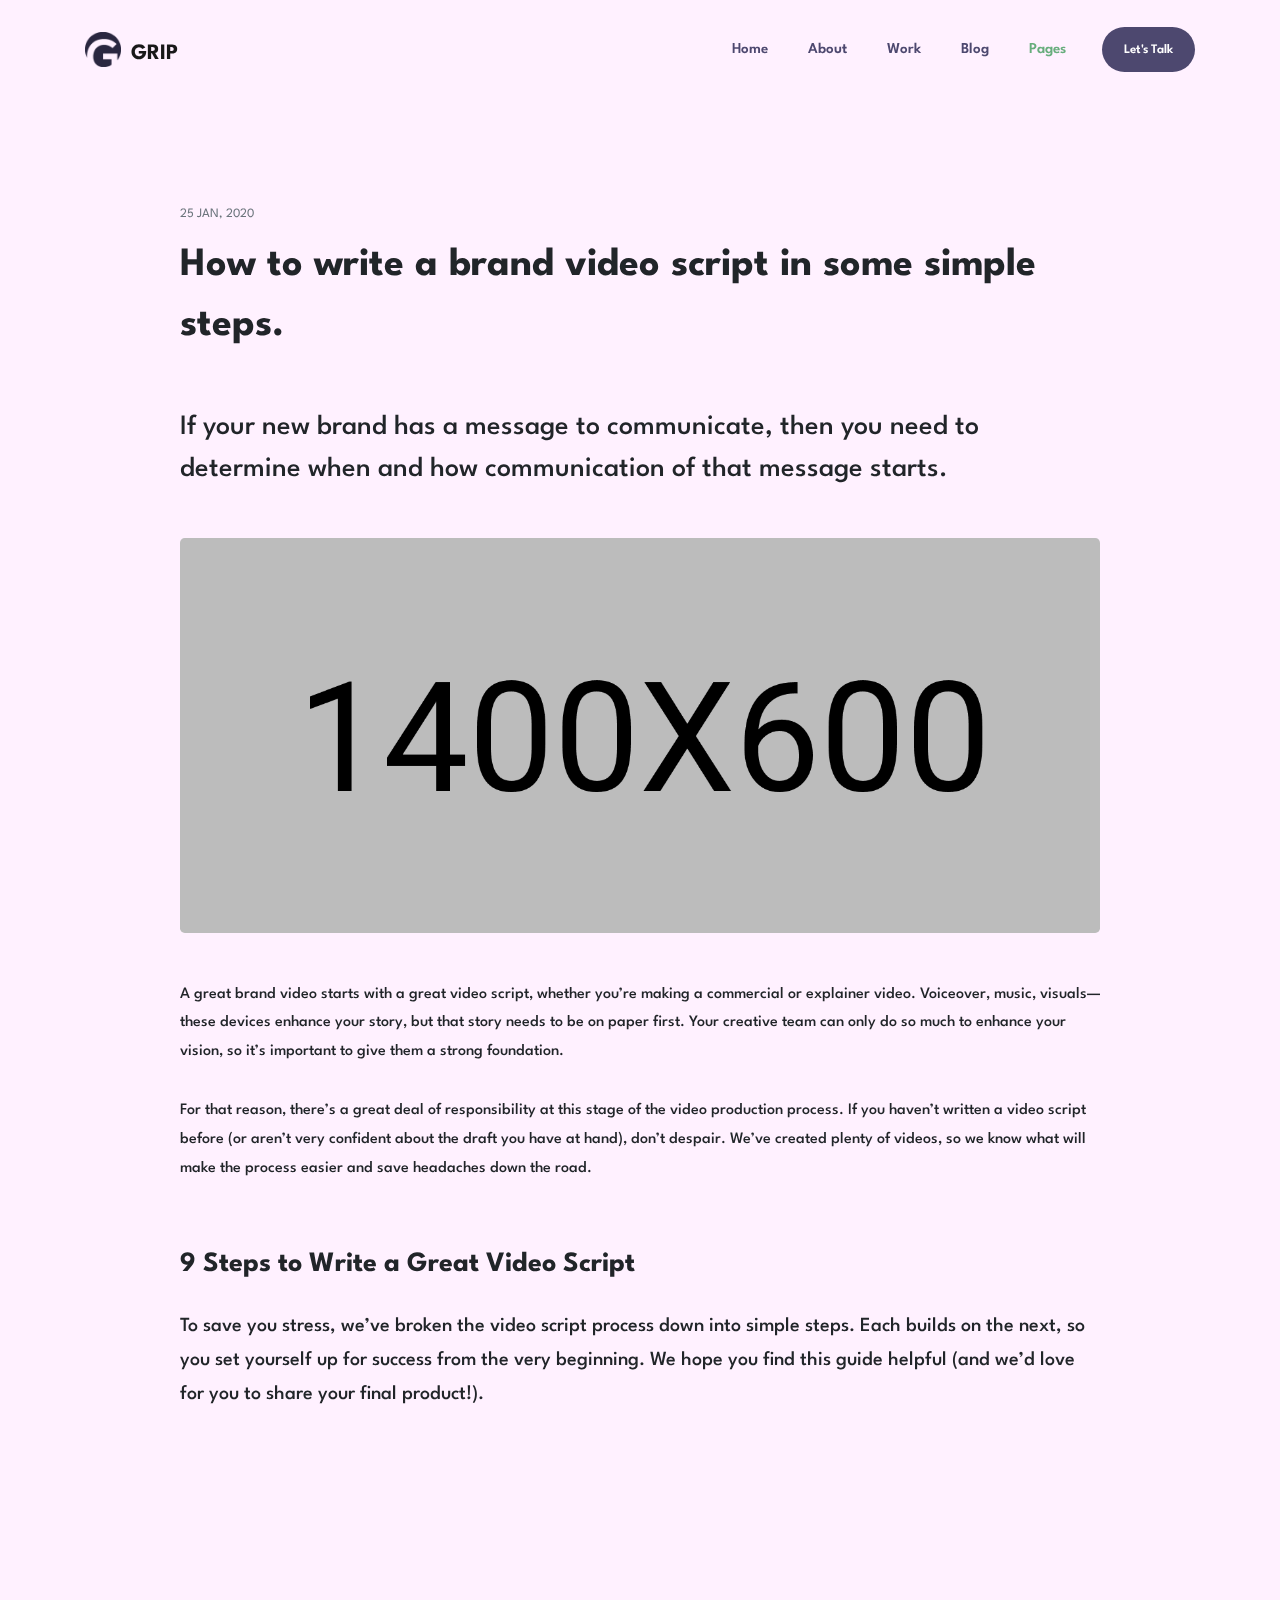
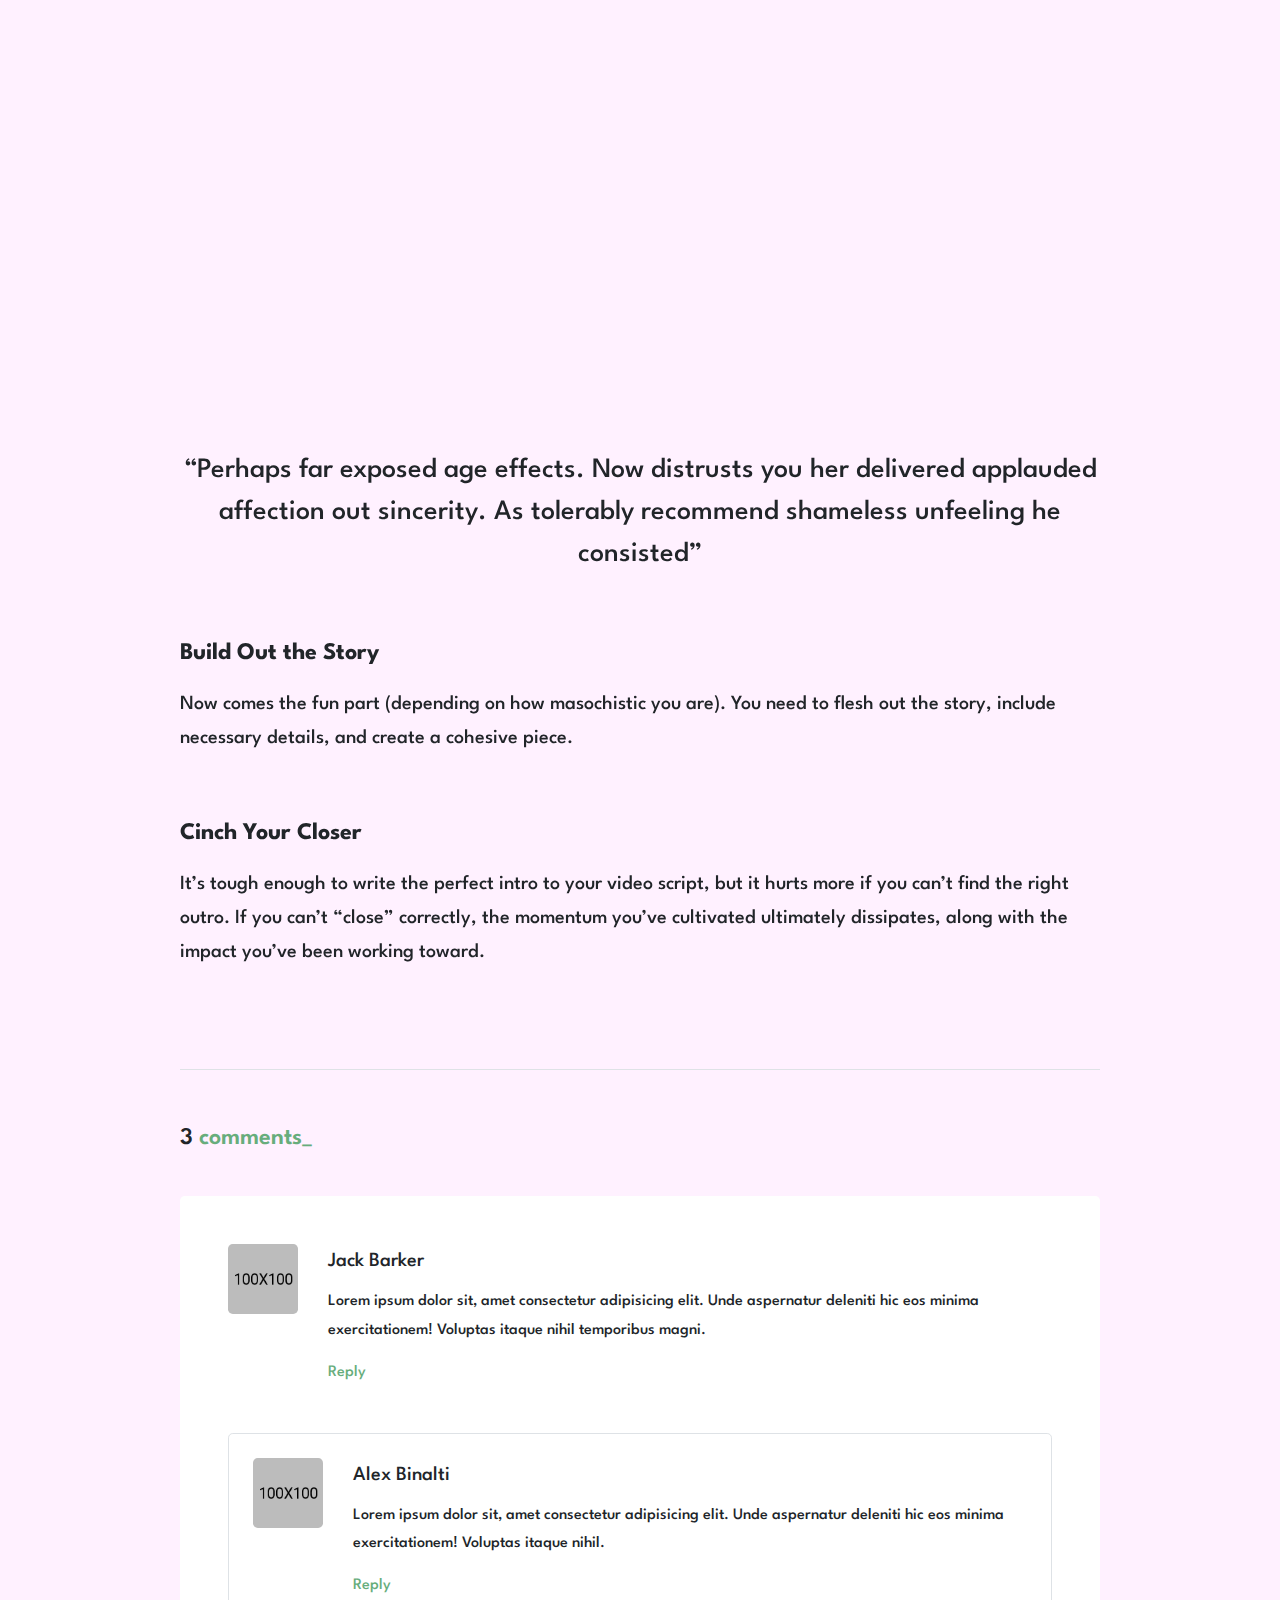
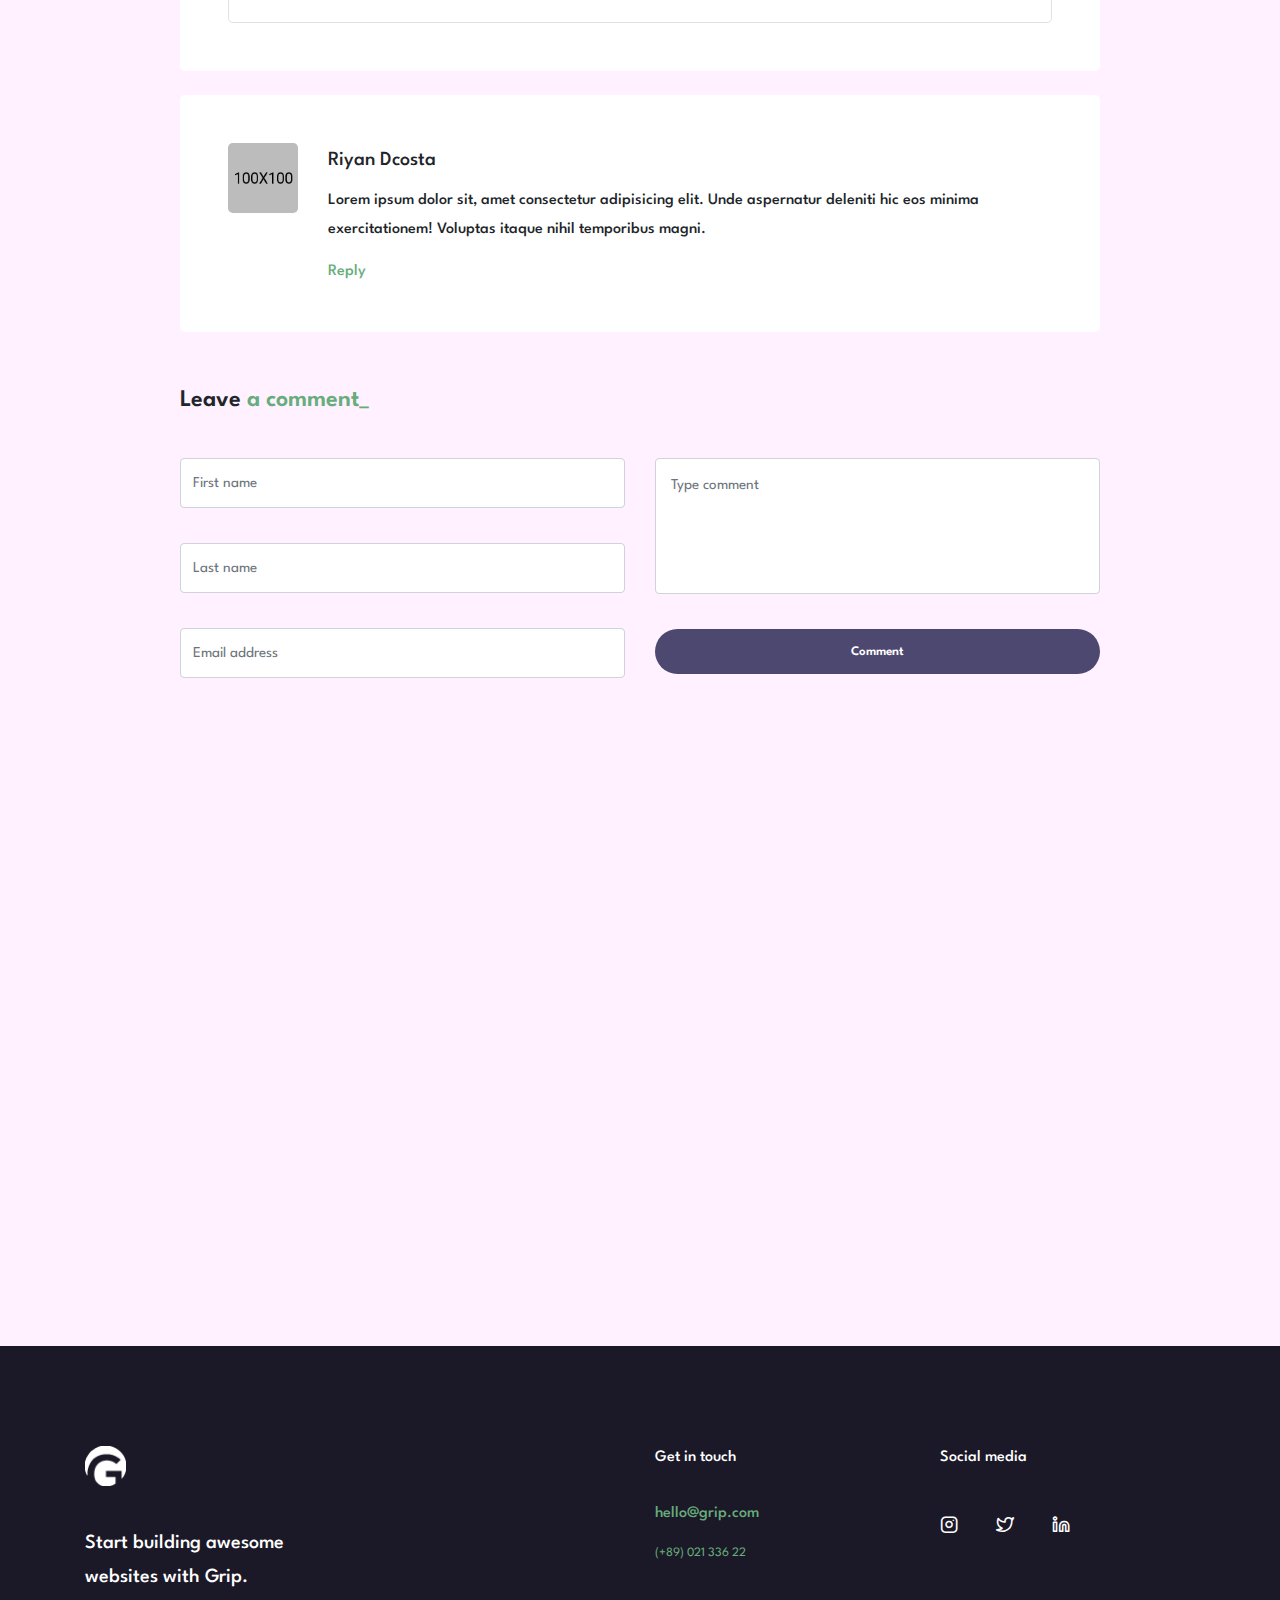
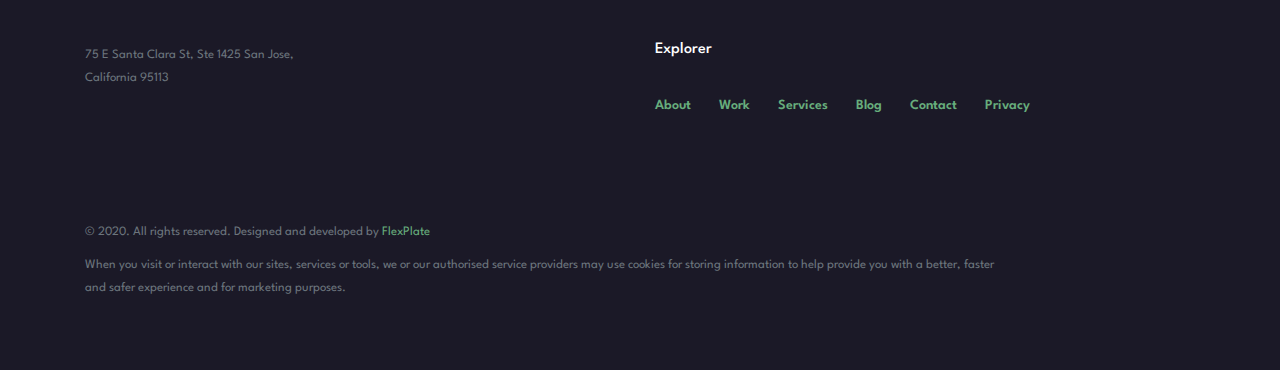
<file: main-files/blog-details.html>
<!DOCTYPE html>
<html lang="en">
<head>
    <!-- Title -->
    <title>Grip - Agency & Portfolio HTML Template</title>

    <!-- Required Meta Tags -->
    <meta charset="utf-8">
    <meta name="viewport" content="width=device-width, initial-scale=1, shrink-to-fit=no">

    <!-- Favicon -->
    <link href="img/favicon.svg" type="image/svg" rel="icon">

    <!-- All CSS Files -->
    <link rel="stylesheet" href="css/plugins.min.css">
    <link rel="stylesheet" href="css/main.css">
</head>
<body id="top" class="bg-soft-pink">
    <header class="grip-header">
        <div class="container">
            <div class="row">
                <div class="col-md-12">
                    <nav class="navbar navbar-expand-lg navbar-light">
                        <a class="navbar-brand" href="index-02.html"><img src="img/logo.png" alt=""> <span>grip</span></a>
                        <!-- end of logo -->
                        <button class="navbar-toggler" type="button" data-toggle="collapse" data-target="#navTrigger" aria-controls="navTrigger" aria-expanded="false" aria-label="Toggle navigation"><span class="show fe fe-menu"></span><span class="hidden fe fe-x"></span></button>

                        <div class="collapse navbar-collapse" id="navTrigger">
                            <ul class="navbar-nav ml-auto">
                                <li class="nav-item dropdown">
                                    <a class="nav-link dropdown-toggle" href="#!" id="navbarDropdown" role="button" data-toggle="dropdown" aria-haspopup="true" aria-expanded="false">Home</a>
                                    <div class="dropdown-menu" aria-labelledby="navbarDropdown">
                                        <a class="dropdown-item" href="index.html">Agency 01</a>
                                        <a class="dropdown-item" href="index-02.html">Agency 02</a>
                                        <a class="dropdown-item" href="index-03.html">Portfolio</a>
                                        <a class="dropdown-item" href="index-04.html">Personal</a>
                                    </div>
                                </li>
                                <li class="nav-item">
                                    <a class="nav-link" href="about.html">About</a>
                                </li>
                                <li class="nav-item">
                                    <a class="nav-link" href="work.html">Work</a>
                                </li>
                                <li class="nav-item">
                                    <a class="nav-link" href="blog.html">Blog</a>
                                </li>
                                <li class="nav-item dropdown">
                                    <a class="nav-link active dropdown-toggle" href="#!" id="navbarDropdown" role="button" data-toggle="dropdown" aria-haspopup="true" aria-expanded="false">Pages</a>
                                    <div class="dropdown-menu dropdown-column" aria-labelledby="navbarDropdown">
                                        <div class="row no-gutters">
                                            <div class="col-lg-6">
                                                <a class="dropdown-item" href="team.html">Team</a>
                                                <a class="dropdown-item" href="service.html">Services</a>
                                                <a class="dropdown-item" href="partners.html">Partners</a>
                                                <a class="dropdown-item" href="case-study.html">Case Stydy</a>
                                                <a class="dropdown-item" href="blog-details.html">Blog Details</a>
                                            </div>
                                            <div class="col-lg-6">
                                                <a class="dropdown-item" href="pricing.html">Pricing</a>
                                                <a class="dropdown-item" href="faq.html">FAQ</a>
                                                <a class="dropdown-item" href="404.html">Error 404</a>
                                                <a class="dropdown-item" href="privacy.html">Privacy &amp; Policy</a>
                                                <a class="dropdown-item" href="typography.html">Typography</a>
                                            </div>
                                        </div>
                                    </div>
                                </li>
                            </ul>
                            <div class="d-inline ml-0 ml-lg-3 my-2 my-lg-0">
                                <a class="butn butn-sm" href="contact.html">Let's talk</a>
                            </div>
                        </div>
                    </nav>                    
                </div>
            </div>
        </div>
    </header>
    <!-- end of header -->

    <div class="wrapper blog-details-wrapper" data-aos="fade-in">
        <div class="container">
            <div class="row justify-content-center">
                <div class="col-lg-10">
                    <small class="text-muted text-uppercase">25 Jan, 2020</small>
                    <h1 class="font-w-700 mt-2">How to write a brand video script in some simple steps.</h1>
                    <!-- blog title -->
                    
                    <h3 class="mt-50">If your new brand has a message to communicate, then you need to determine when and how communication of that message starts.</h3>

                    <img class="img-fluid rounded-lg my-5" src="img/blogs/how-to-write-a-video-script.png" alt="">

                    <p class="mb-30">A great brand video starts with a great video script, whether you’re making a commercial or explainer video. Voiceover, music, visuals—these devices enhance your story, but that story needs to be on paper first. Your creative team can only do so much to enhance your vision, so it’s important to give them a strong foundation.</p>
                    <p>For that reason, there’s a great deal of responsibility at this stage of the video production process. If you haven’t written a video script before (or aren’t very confident about the draft you have at hand), don’t despair. We’ve created plenty of videos, so we know what will make the process easier and save headaches down the road.</p>
                    
                    <h3 class="font-w-700 mb-4 mt-60">9 Steps to Write a Great Video Script</h3>
                    <h5>To save you stress, we’ve broken the video script process down into simple steps. Each builds on the next, so you set yourself up for success from the very beginning. We hope you find this guide helpful (and we’d love for you to share your final product!).</h5>

                    <div class="mt-60" style="padding:56.25% 0 0 0;position:relative;"><iframe src="https://player.vimeo.com/video/77296554?color=67ad7c&title=0&byline=0&portrait=0" style="position:absolute;top:0;left:0;width:100%;height:100%;border:0;" allow="autoplay; fullscreen" allowfullscreen></iframe></div><script src="https://player.vimeo.com/api/player.js"></script>

                    <h3 class="mt-60 text-center">“Perhaps far exposed age effects. Now distrusts you her delivered applauded affection out sincerity. As tolerably recommend shameless unfeeling he consisted”</h3>
                    
                    <h4 class="font-w-700 mb-3 mt-60">Build Out the Story</h4>
                    <h5>Now comes the fun part (depending on how masochistic you are). You need to flesh out the story, include necessary details, and create a cohesive piece.</h5>

                    <h4 class="font-w-700 mb-3 mt-60">Cinch Your Closer</h4>
                    <h5>It’s tough enough to write the perfect intro to your video script, but it hurts more if you can’t find the right outro. If you can’t “close” correctly, the momentum you’ve cultivated ultimately dissipates, along with the impact you’ve been working toward.</h5>
                </div>
            </div>
        </div>
    </div>
    <!-- end of blog-details-wrapper -->

    <div class="container">
        <div class="row justify-content-center">
            <div class="col-lg-10">
                <div class="comments-wrapper border-top pt-50">
                    <h4 class="font-w-600 mb-40">3 <span class="text-marked">comments_</span></h4>
                    <div class="bg-white rounded-lg p-4 p-md-5">
                        <div class="media">
                            <img class="rounded-lg mb-4 mb-sm-0 mr-30" src="img/blogs/users/user-01.jpg" alt="">
                            <div class="media-body">
                                <h5 class="mb-10">Jack Barker</h5>
                                Lorem ipsum dolor sit, amet consectetur adipisicing elit. Unde aspernatur deleniti hic eos minima exercitationem! Voluptas itaque nihil temporibus magni.
                                <h6 class="mt-15"><a class="line-link" href="#!" class="font-secondary">Reply</a></h6>
                            </div>
                        </div>
                        <div class="rounded-lg border p-4 p-md-4 mt-5">
                            <div class="media">
                                <img class="rounded-lg mb-4 mb-sm-0 mr-30" src="img/blogs/users/user-02.jpg" alt="">
                                <div class="media-body">
                                    <h5 class="mb-10">Alex Binalti</h5>
                                    Lorem ipsum dolor sit, amet consectetur adipisicing elit. Unde aspernatur deleniti hic eos minima exercitationem! Voluptas itaque nihil.
                                    <h6 class="mt-15"><a class="line-link" href="#!" class="font-secondary">Reply</a></h6>
                                </div>
                            </div>
                        </div>
                    </div>
                    <div class="bg-white rounded-lg p-4 p-md-5 mt-4">
                        <div class="media">
                            <img class="rounded-lg mb-4 mb-sm-0 mr-30" src="img/blogs/users/user-03.jpg" alt="">
                            <div class="media-body">
                                <h5 class="mb-10">Riyan Dcosta</h5>
                                Lorem ipsum dolor sit, amet consectetur adipisicing elit. Unde aspernatur deleniti hic eos minima exercitationem! Voluptas itaque nihil temporibus magni.
                                <h6 class="mt-15"><a class="line-link" href="#!" class="font-secondary">Reply</a></h6>
                            </div>
                        </div>
                    </div>
                </div>
            </div>
            <div class="col-lg-10 mt-50">
                <h4 class="font-w-600 mb-40">Leave <span class="text-marked">a comment_</span></h4>
                <form class="row needs-validation" novalidate="" method="post">
                    <div class="col-md-6">
                        <div class="form-group mb-35">
                            <input type="text" class="form-control shadow-none" placeholder="First name">
                            <span class="valid-feedback">OK! You can skip this.</span>
                        </div>
                        <div class="form-group mb-35">
                            <input type="text" class="form-control shadow-none" placeholder="Last name">
                            <span class="valid-feedback">OK! You can skip this.</span>
                        </div>
                        <div class="form-group mb-35">
                            <input type="email" class="form-control shadow-none" placeholder="Email address" required="">
                            <span class="invalid-feedback">Please type your email address.</span>
                        </div>
                    </div>
                    <div class="col-md-6">
                        <div class="form-group mb-35">
                            <textarea class="form-control shadow-none" placeholder="Type comment" required=""></textarea>
                            <span class="invalid-feedback">Please type your comment.</span>
                        </div>
                        <button class="butn butn-sm border-0 w-100" type="submit">Comment</button>
                    </div>
                </form>
            </div>
        </div>
    </div>

    <section class="wrapper" data-aos="fade-in">
        <div class="container">
            <div class="row">
                <div class="col-lg-9">
                    <h4 class="font-w-600"><span class="text-marked">Similar</span> articles_</h4>
                </div>
            </div>
            <div class="row">
                <div class="col-lg-4 col-md-6">
                    <div class="blog-item rounded-lg hover-3d p-3 border mt-40">
                        <div class="d-flex justify-content-between mb-10">
                            <a class="line-link small" href="#!">Architect</a>
                            <small class="text-uppercase">15 Aug</small>
                        </div>
                        <a class="text-dark" href="blog-details.html">
                            <img class="img-fluid rounded-lg" src="img/blogs/news_07.jpg" alt="">
                            <h5 class="font-w-600 mt-25 mb-2">Saepe fuga optio est mollitia architecto magni atque.</h5>
                        </a>
                    </div>
                    <!-- end of blog-item -->
                </div>
                <div class="col-lg-4 col-md-6">
                    <div class="blog-item rounded-lg hover-3d p-3 border mt-40">
                        <div class="d-flex justify-content-between mb-10">
                            <a class="line-link small" href="#!">Branding</a>
                            <small class="text-uppercase">29 Feb</small>
                        </div>
                        <a class="text-dark" href="blog-details.html">
                            <img class="img-fluid rounded-lg" src="img/blogs/news_08.jpg" alt="">
                            <h5 class="font-w-600 mt-25 mb-2">Alias fuga optio est mollitia architecto magn.</h5>
                        </a>
                    </div>
                    <!-- end of blog-item -->
                </div>
                <div class="col-lg-4 col-md-6">
                    <div class="blog-item rounded-lg hover-3d p-3 border mt-40">
                        <div class="d-flex justify-content-between mb-10">
                            <a class="line-link small" href="#!">Life Style</a>
                            <small class="text-uppercase">12 Jan</small>
                        </div>
                        <a class="text-dark" href="blog-details.html">
                            <img class="img-fluid rounded-lg" src="img/blogs/news_09.jpg" alt="">
                            <h5 class="font-w-600 mt-25 mb-2">Quiape fuga optio mollitia architecto oluptate!</h5>
                        </a>
                    </div>
                    <!-- end of blog-item -->
                </div>
            </div>
        </div>
    </section>
    <!-- end of blog wrapper -->

    <footer class="wrapper bg-dark-purple text-white">
        <div class="container">
            <div class="row justify-content-between">
                <div class="col-lg-3 col-md-4 mb-70 mb-md-0">
                    <img class="footer-logo mb-40" src="img/logo-light.png" alt="">
                    <h5>Start building awesome websites with Grip.</h5>
                    <p class="text-muted mt-50 small">75 E Santa Clara St, Ste 1425 San Jose, California 95113</p>
                </div>
                <div class="col-lg-6 col-md-7">
                    <div class="row">
                        <div class="col-6">
                            <h6 class="mb-30">Get in touch</h6>
                            <ul class="mb-70">
                                <li><a href="mailto:hello@grip.com" class="line-link mb-10">hello@grip.com</a></li>
                                <li><a href="tel:+8902133622" class="line-link small">(+89) 021 336 22</a></li>
                            </ul>
                        </div>
                        <div class="col-6">
                            <h6 class="mb-30">Social media</h6>
                            <div class="social-links mb-70">
                                <a href="#!" class="text-white"><span class="fe fe-instagram"></span></a>
                                <a href="#!" class="text-white"><span class="fe fe-twitter"></span></a>
                                <a href="#!" class="text-white"><span class="fe fe-linkedin"></span></a>
                            </div>
                            <!-- end of social-links -->
                        </div>
                        <div class="col-sm-12">
                            <h6 class="mb-30">Explorer</h6>
                            <ul class="list-inline footer-nav">
                                <li class="list-inline-item">
                                    <a href="about.html" class="line-link mr-3">About</a>
                                </li>
                                <li class="list-inline-item">
                                    <a href="work.html" class="line-link mr-3">Work</a>
                                </li>
                                <li class="list-inline-item">
                                    <a href="service.html" class="line-link mr-3">Services</a>
                                </li>
                                <li class="list-inline-item">
                                    <a href="blog.html" class="line-link mr-3">Blog</a>
                                </li>
                                <li class="list-inline-item">
                                    <a href="contact.html" class="line-link mr-3">Contact</a>
                                </li>
                                <li class="list-inline-item">
                                    <a href="privacy.html" class="line-link mr-3">Privacy</a>
                                </li>
                            </ul>
                        </div>
                    </div>
                </div>
            </div>
        </div>
    </footer>
    <!-- end of footer -->
    <div class="footer-bottom pb-70 bg-dark-purple">
        <div class="container">
            <div class="row align-items-end">
                <div class="col-12 col-md-10">
                    <p class="text-muted small">&copy; 2020. All rights reserved. Designed and developed by <a href="#!" class="line-link">FlexPlate</a></p>
                    <p class="text-muted small mt-10">When you visit or interact with our sites, services or tools, we or our authorised service providers may use cookies for storing information to help provide you with a better, faster and safer experience and for marketing purposes.</p>
                </div>
            </div>
        </div>
        <a href="#top" class="scroll-to-anim scroll-top text-white rounded-circle text-center"><span class="fe fe-chevron-up"></span></a>
        <!-- end of scroll-top -->
    </div>
    <!-- end of footer-bottom -->

    <!-- All JS Files -->
    <script src="js/jquery-3.4.1.min.js"></script>
    <script src="js/plugins.min.js"></script>
    <script src="js/app.js"></script>
    <script>
        // form validation script (only for this page)
        (function() {
            'use strict';
            window.addEventListener('load', function() {
            var forms = document.getElementsByClassName('needs-validation');
            var validation = Array.prototype.filter.call(forms, function(form) {
            form.addEventListener('submit', function(event) {
            if (form.checkValidity() === false) {
                event.preventDefault();
                event.stopPropagation();}
            form.classList.add('was-validated');
            }, false);
            }); }, false);
        })();
    </script>
</body>
</html>
</file>
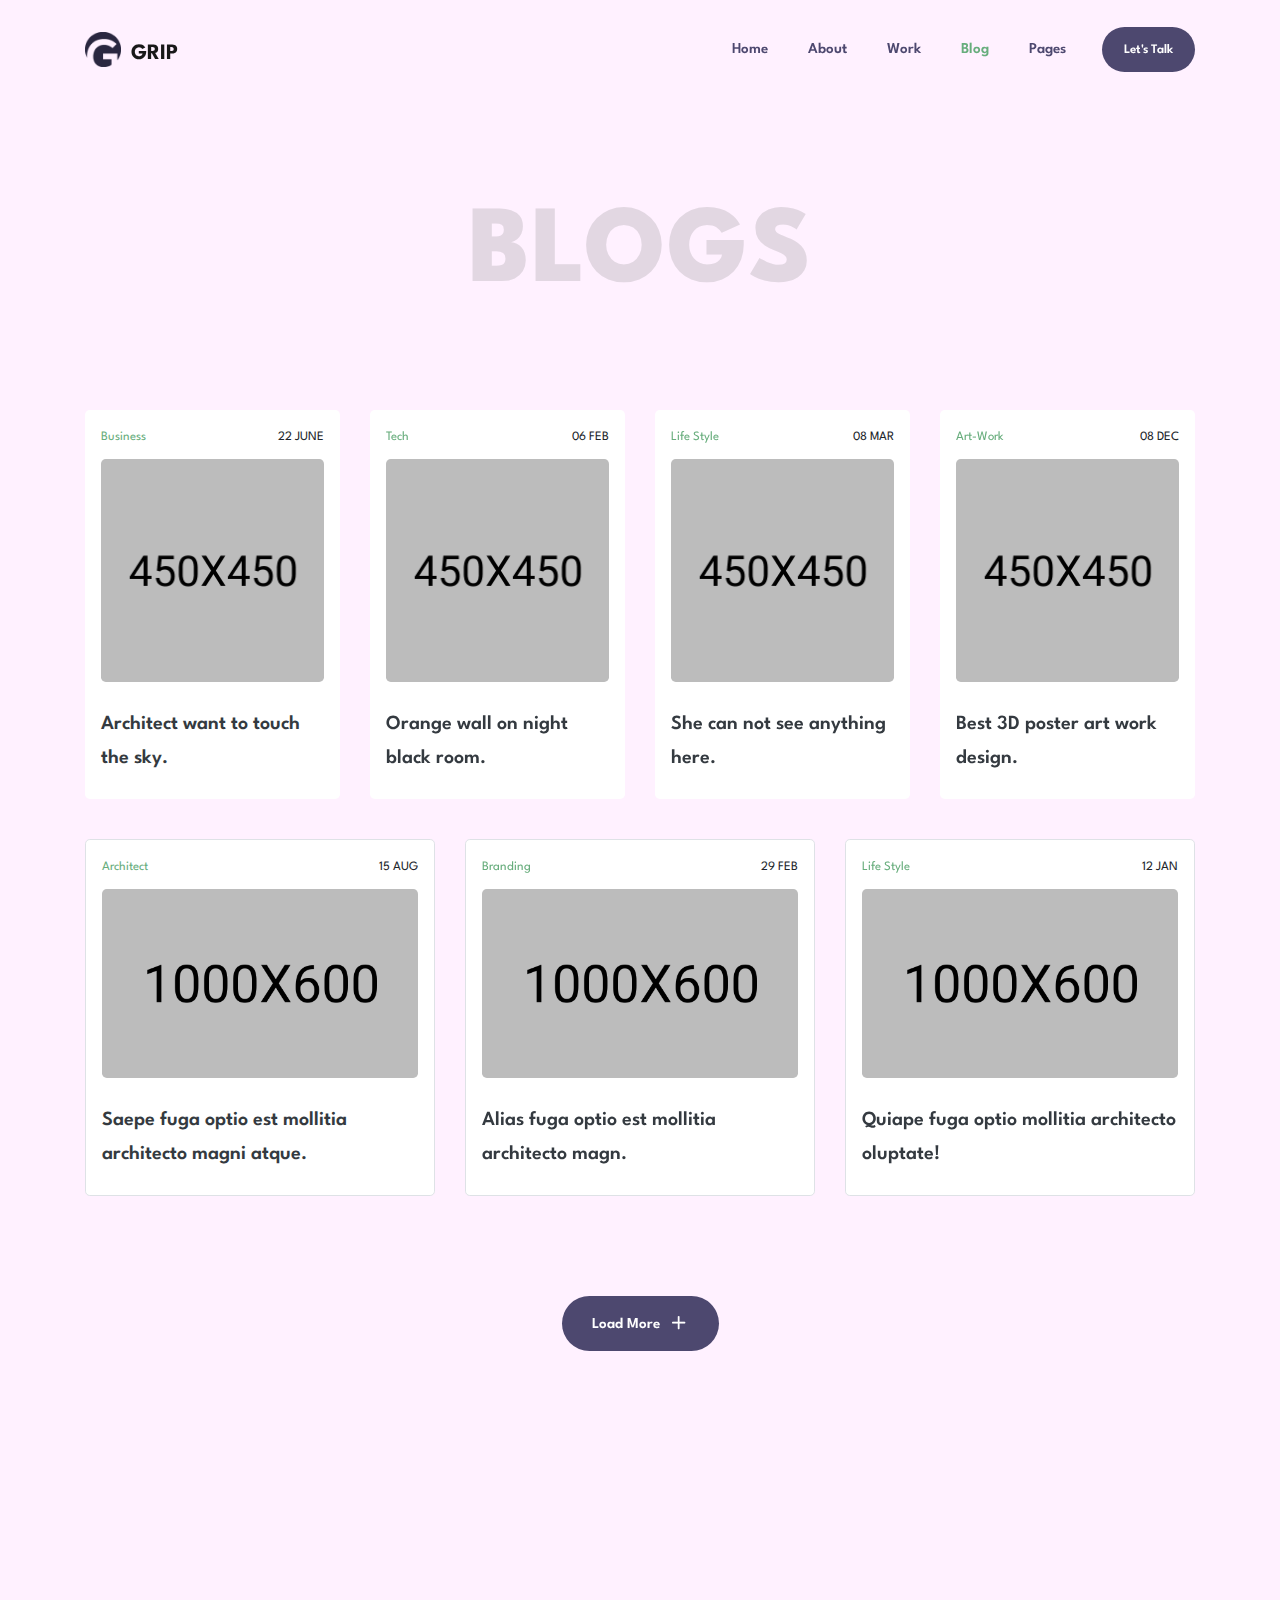
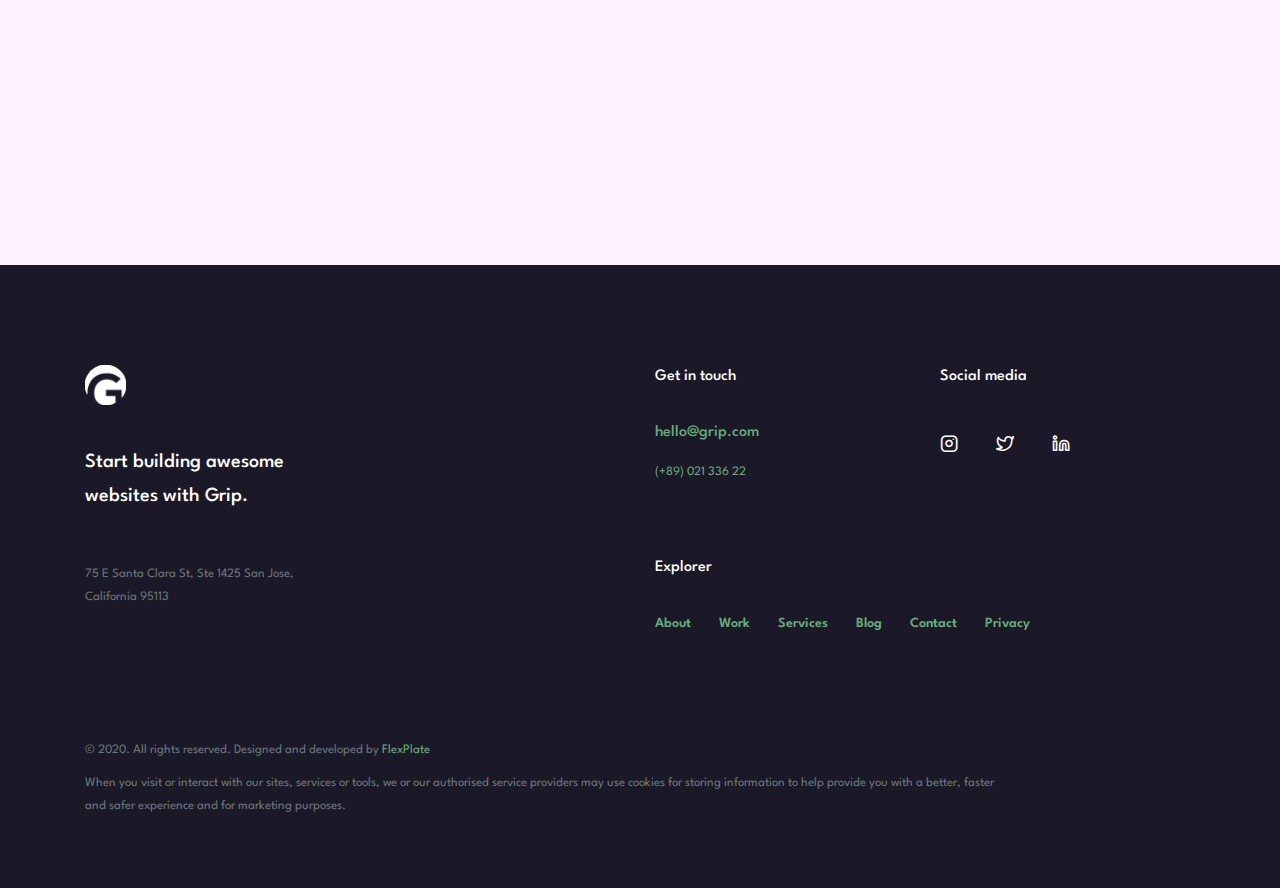
<file: main-files/blog.html>
<!DOCTYPE html>
<html lang="en">
<head>
    <!-- Title -->
    <title>Grip - Agency & Portfolio HTML Template</title>

    <!-- Required Meta Tags -->
    <meta charset="utf-8">
    <meta name="viewport" content="width=device-width, initial-scale=1, shrink-to-fit=no">

    <!-- Favicon -->
    <link href="img/favicon.svg" type="image/svg" rel="icon">

    <!-- All CSS Files -->
    <link rel="stylesheet" href="css/plugins.min.css">
    <link rel="stylesheet" href="css/main.css">
</head>
<body id="top" class="bg-soft-pink">
    <header class="grip-header">
        <div class="container">
            <div class="row">
                <div class="col-md-12">
                    <nav class="navbar navbar-expand-lg navbar-light">
                        <a class="navbar-brand" href="index-02.html"><img src="img/logo.png" alt=""> <span>grip</span></a>
                        <!-- end of logo -->
                        <button class="navbar-toggler" type="button" data-toggle="collapse" data-target="#navTrigger" aria-controls="navTrigger" aria-expanded="false" aria-label="Toggle navigation"><span class="show fe fe-menu"></span><span class="hidden fe fe-x"></span></button>

                        <div class="collapse navbar-collapse" id="navTrigger">
                            <ul class="navbar-nav ml-auto">
                                <li class="nav-item dropdown">
                                    <a class="nav-link dropdown-toggle" href="#!" id="navbarDropdown" role="button" data-toggle="dropdown" aria-haspopup="true" aria-expanded="false">Home</a>
                                    <div class="dropdown-menu" aria-labelledby="navbarDropdown">
                                        <a class="dropdown-item" href="index.html">Agency 01</a>
                                        <a class="dropdown-item" href="index-02.html">Agency 02</a>
                                        <a class="dropdown-item" href="index-03.html">Portfolio</a>
                                        <a class="dropdown-item" href="index-04.html">Personal</a>
                                    </div>
                                </li>
                                <li class="nav-item">
                                    <a class="nav-link" href="about.html">About</a>
                                </li>
                                <li class="nav-item">
                                    <a class="nav-link" href="work.html">Work</a>
                                </li>
                                <li class="nav-item">
                                    <a class="nav-link active" href="blog.html">Blog</a>
                                </li>
                                <li class="nav-item dropdown">
                                    <a class="nav-link dropdown-toggle" href="#!" id="navbarDropdown" role="button" data-toggle="dropdown" aria-haspopup="true" aria-expanded="false">Pages</a>
                                    <div class="dropdown-menu dropdown-column" aria-labelledby="navbarDropdown">
                                        <div class="row no-gutters">
                                            <div class="col-lg-6">
                                                <a class="dropdown-item" href="team.html">Team</a>
                                                <a class="dropdown-item" href="service.html">Services</a>
                                                <a class="dropdown-item" href="partners.html">Partners</a>
                                                <a class="dropdown-item" href="case-study.html">Case Stydy</a>
                                                <a class="dropdown-item" href="blog-details.html">Blog Details</a>
                                            </div>
                                            <div class="col-lg-6">
                                                <a class="dropdown-item" href="pricing.html">Pricing</a>
                                                <a class="dropdown-item" href="faq.html">FAQ</a>
                                                <a class="dropdown-item" href="404.html">Error 404</a>
                                                <a class="dropdown-item" href="privacy.html">Privacy &amp; Policy</a>
                                                <a class="dropdown-item" href="typography.html">Typography</a>
                                            </div>
                                        </div>
                                    </div>
                                </li>
                            </ul>
                            <div class="d-inline ml-0 ml-lg-3 my-2 my-lg-0">
                                <a class="butn butn-sm" href="contact.html">Let's talk</a>
                            </div>
                        </div>
                    </nav>                    
                </div>
            </div>
        </div>
    </header>
    <!-- end of header -->

    <section class="wrapper blog-wrapper" data-aos="fade-in">
        <div class="container">
            <div class="row mb-60">
                <div class="col-lg-12">
                    <h1 class="page-header text-center font-w-800 text-uppercase">Blogs</h1>
                </div>
            </div>
            <div class="row">
                <div class="col-lg-3 col-sm-6">
                    <div class="blog-item rounded-lg hover-3d bg-white p-3 mt-40">
                        <div class="d-flex justify-content-between mb-10">
                            <a class="line-link small" href="#!">Business</a>
                            <small class="text-uppercase">22 June</small>
                        </div>
                        <a class="text-dark" href="blog-details.html">
                            <img class="img-fluid rounded-lg" src="img/blogs/news_01.jpg" alt="">
                            <h5 class="font-w-600 mt-25 mb-2">Architect want to touch the sky.</h5>
                        </a>
                    </div>
                    <!-- end of blog-item -->
                </div>
                <div class="col-lg-3 col-sm-6">
                    <div class="blog-item rounded-lg hover-3d bg-white p-3 mt-40">
                        <div class="d-flex justify-content-between mb-10">
                            <a class="line-link small" href="#!">Tech</a>
                            <small class="text-uppercase">06 Feb</small>
                        </div>
                        <a class="text-dark" href="blog-details.html">
                            <img class="img-fluid rounded-lg" src="img/blogs/news_02.jpg" alt="">
                            <h5 class="font-w-600 mt-25 mb-2">Orange wall on night black room.</h5>
                        </a>
                    </div>
                    <!-- end of blog-item -->
                </div>
                <div class="col-lg-3 col-sm-6">
                    <div class="blog-item rounded-lg hover-3d bg-white p-3 mt-40">
                        <div class="d-flex justify-content-between mb-10">
                            <a class="line-link small" href="#!">Life Style</a>
                            <small class="text-uppercase">08 Mar</small>
                        </div>
                        <a class="text-dark" href="blog-details.html">
                            <img class="img-fluid rounded-lg" src="img/blogs/news_03.jpg" alt="">
                            <h5 class="font-w-600 mt-25 mb-2">She can not see anything here.</h5>
                        </a>
                    </div>
                    <!-- end of blog-item -->
                </div>
                <div class="col-lg-3 col-sm-6">
                    <div class="blog-item rounded-lg hover-3d bg-white p-3 mt-40">
                        <div class="d-flex justify-content-between mb-10">
                            <a class="line-link small" href="#!">Art-Work</a>
                            <small class="text-uppercase">08 Dec</small>
                        </div>
                        <a class="text-dark" href="blog-details.html">
                            <img class="img-fluid rounded-lg" src="img/blogs/news_04.jpg" alt="">
                            <h5 class="font-w-600 mt-25 mb-2">Best 3D poster art work design.</h5>
                        </a>
                    </div>
                    <!-- end of blog-item -->
                </div>
                <div class="col-lg-4 col-md-6">
                    <div class="blog-item bg-white rounded-lg hover-3d p-3 border mt-40">
                        <div class="d-flex justify-content-between mb-10">
                            <a class="line-link small" href="#!">Architect</a>
                            <small class="text-uppercase">15 Aug</small>
                        </div>
                        <a class="text-dark" href="blog-details.html">
                            <img class="img-fluid rounded-lg" src="img/blogs/news_07.jpg" alt="">
                            <h5 class="font-w-600 mt-25 mb-2">Saepe fuga optio est mollitia architecto magni atque.</h5>
                        </a>
                    </div>
                    <!-- end of blog-item -->
                </div>
                <div class="col-lg-4 col-md-6">
                    <div class="blog-item bg-white rounded-lg hover-3d p-3 border mt-40">
                        <div class="d-flex justify-content-between mb-10">
                            <a class="line-link small" href="#!">Branding</a>
                            <small class="text-uppercase">29 Feb</small>
                        </div>
                        <a class="text-dark" href="blog-details.html">
                            <img class="img-fluid rounded-lg" src="img/blogs/news_08.jpg" alt="">
                            <h5 class="font-w-600 mt-25 mb-2">Alias fuga optio est mollitia architecto magn.</h5>
                        </a>
                    </div>
                    <!-- end of blog-item -->
                </div>
                <div class="col-lg-4 col-md-6">
                    <div class="blog-item bg-white rounded-lg hover-3d p-3 border mt-40">
                        <div class="d-flex justify-content-between mb-10">
                            <a class="line-link small" href="#!">Life Style</a>
                            <small class="text-uppercase">12 Jan</small>
                        </div>
                        <a class="text-dark" href="blog-details.html">
                            <img class="img-fluid rounded-lg" src="img/blogs/news_09.jpg" alt="">
                            <h5 class="font-w-600 mt-25 mb-2">Quiape fuga optio mollitia architecto oluptate!</h5>
                        </a>
                    </div>
                    <!-- end of blog-item -->
                </div>
                <div class="col-lg-12 pl-50 pr-50 text-center">
                    <a class="butn mt-100" href="work.html">Load More <span class="fe fe-plus"></span></a>
                    <!-- all blogs link button -->
                </div>
            </div>
        </div>
    </section>
    <!-- end of blog wrapper -->

    <div class="wrapper cta-wrapper bg-cover overlay" data-aos="fade-in" style="background-image: url(img/pattern-bg.jpg);">
        <div class="container">
            <div class="bg-white rounded-lg px-4 py-5 p-sm-5">
                <div class="row align-items-center">
                    <div class="col-md-8">
                        <h3 class="display-5">Let's make something great together.</h3>
                        <p class="text-muted mt-2">We will provide 24/7 free lifetime support.</p>
                    </div>
                    <div class="col-md-4 text-left text-md-right mt-35 mt-md-0">
                        <a class="butn" href="contact.html">Contact <span class="fe fe-arrow-up-right"></span></a>
                    </div>
                </div>
            </div>
        </div>
        <div class="container text-center mt-10">
            <div class="row" data-aos="fade-in" data-aos-delay="100">
                <div class="col-md-12">
                    <small>Looking for pricing? Plans start at $250/year. <a class="line-link" href="pricing.html">See Plans <span class="fe fe-arrow-up-right"></span></a></small>
                </div>
            </div>
        </div>
    </div>
    <!-- end of cta-wrapper -->

    <footer class="wrapper bg-dark-purple text-white">
        <div class="container">
            <div class="row justify-content-between">
                <div class="col-lg-3 col-md-4 mb-70 mb-md-0">
                    <img class="footer-logo mb-40" src="img/logo-light.png" alt="">
                    <h5>Start building awesome websites with Grip.</h5>
                    <p class="text-muted mt-50 small">75 E Santa Clara St, Ste 1425 San Jose, California 95113</p>
                </div>
                <div class="col-lg-6 col-md-7">
                    <div class="row">
                        <div class="col-6">
                            <h6 class="mb-30">Get in touch</h6>
                            <ul class="mb-70">
                                <li><a href="mailto:hello@grip.com" class="line-link mb-10">hello@grip.com</a></li>
                                <li><a href="tel:+8902133622" class="line-link small">(+89) 021 336 22</a></li>
                            </ul>
                        </div>
                        <div class="col-6">
                            <h6 class="mb-30">Social media</h6>
                            <div class="social-links mb-70">
                                <a href="#!" class="text-white"><span class="fe fe-instagram"></span></a>
                                <a href="#!" class="text-white"><span class="fe fe-twitter"></span></a>
                                <a href="#!" class="text-white"><span class="fe fe-linkedin"></span></a>
                            </div>
                            <!-- end of social-links -->
                        </div>
                        <div class="col-sm-12">
                            <h6 class="mb-30">Explorer</h6>
                            <ul class="list-inline footer-nav">
                                <li class="list-inline-item">
                                    <a href="about.html" class="line-link mr-3">About</a>
                                </li>
                                <li class="list-inline-item">
                                    <a href="work.html" class="line-link mr-3">Work</a>
                                </li>
                                <li class="list-inline-item">
                                    <a href="service.html" class="line-link mr-3">Services</a>
                                </li>
                                <li class="list-inline-item">
                                    <a href="blog.html" class="line-link mr-3">Blog</a>
                                </li>
                                <li class="list-inline-item">
                                    <a href="contact.html" class="line-link mr-3">Contact</a>
                                </li>
                                <li class="list-inline-item">
                                    <a href="privacy.html" class="line-link mr-3">Privacy</a>
                                </li>
                            </ul>
                        </div>
                    </div>
                </div>
            </div>
        </div>
    </footer>
    <!-- end of footer -->
    <div class="footer-bottom pb-70 bg-dark-purple">
        <div class="container">
            <div class="row align-items-end">
                <div class="col-12 col-md-10">
                    <p class="text-muted small">&copy; 2020. All rights reserved. Designed and developed by <a href="#!" class="line-link">FlexPlate</a></p>
                    <p class="text-muted small mt-10">When you visit or interact with our sites, services or tools, we or our authorised service providers may use cookies for storing information to help provide you with a better, faster and safer experience and for marketing purposes.</p>
                </div>
            </div>
        </div>
        <a href="#top" class="scroll-to-anim scroll-top text-white rounded-circle text-center"><span class="fe fe-chevron-up"></span></a>
        <!-- end of scroll-top -->
    </div>
    <!-- end of footer-bottom -->

    <!-- All JS Files -->
    <script src="js/jquery-3.4.1.min.js"></script>
    <script src="js/plugins.min.js"></script>
    <script src="js/app.js"></script>
</body>
</html>
</file>
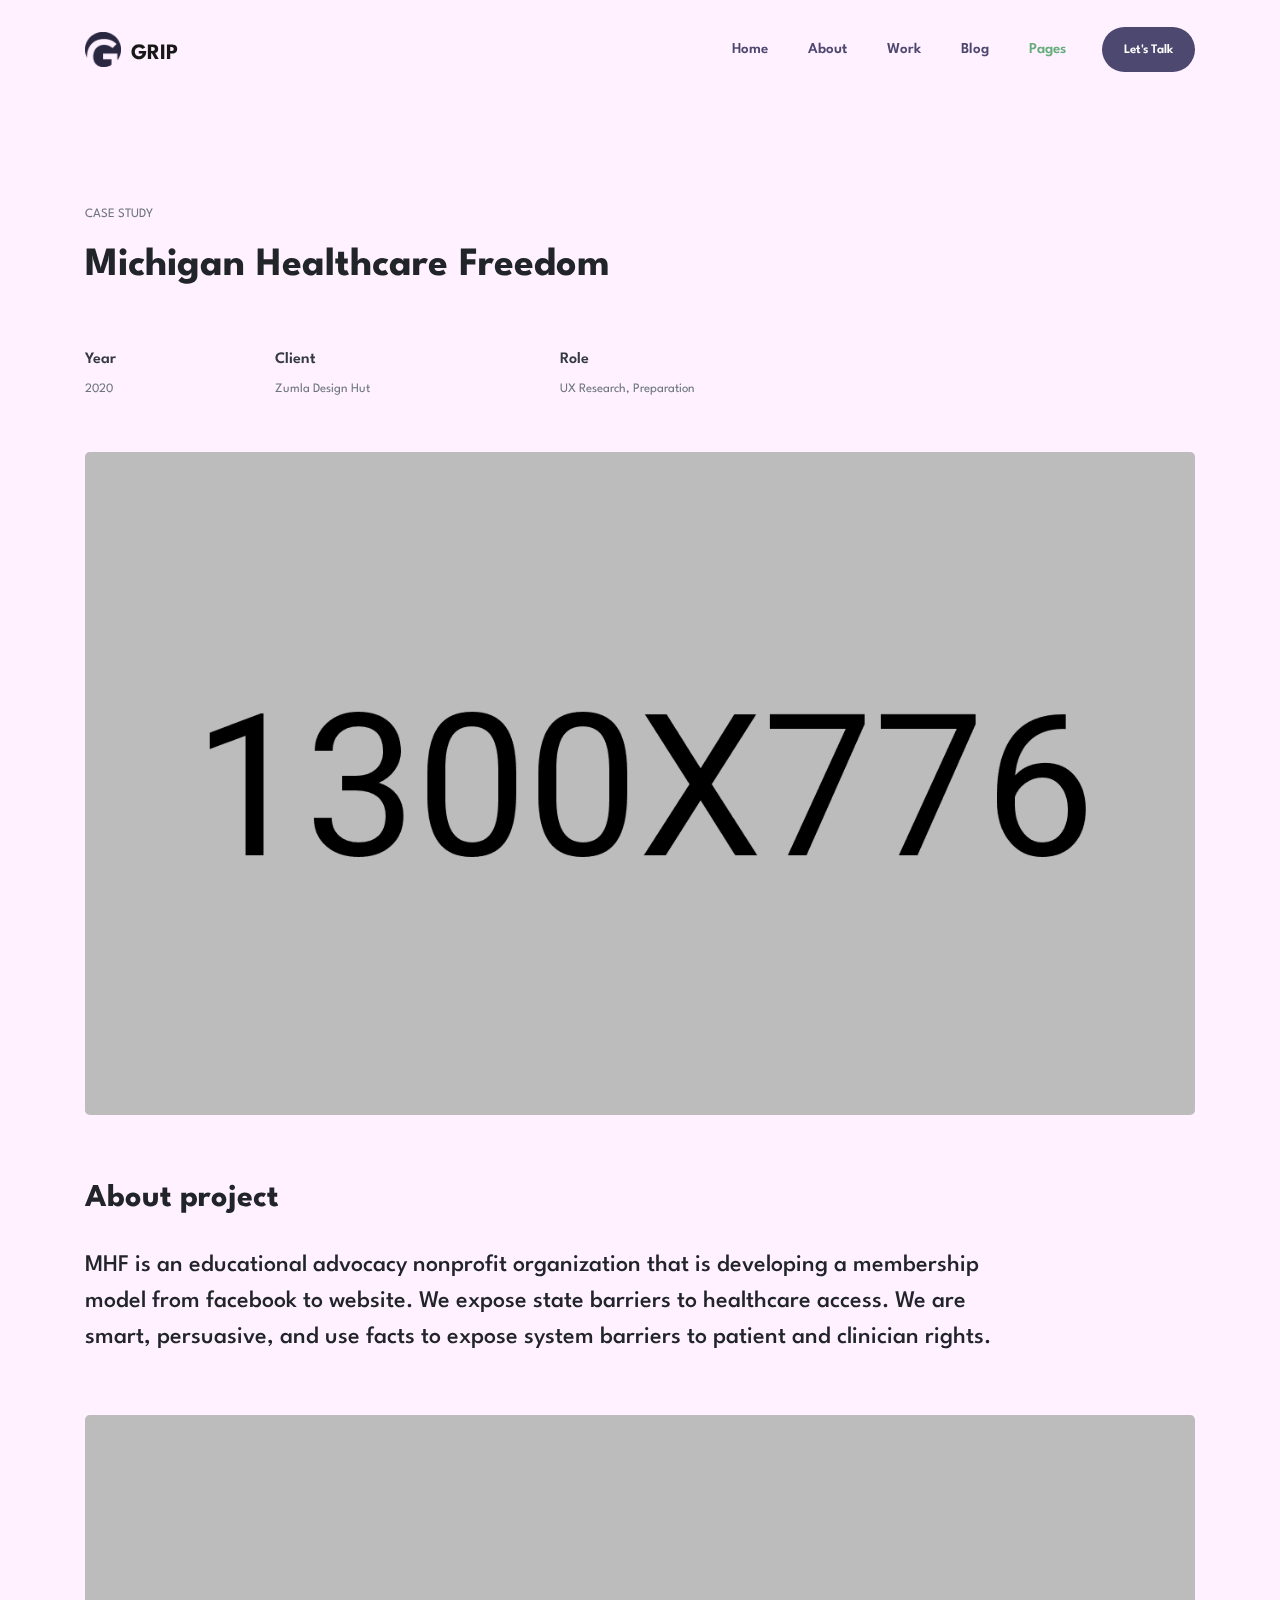
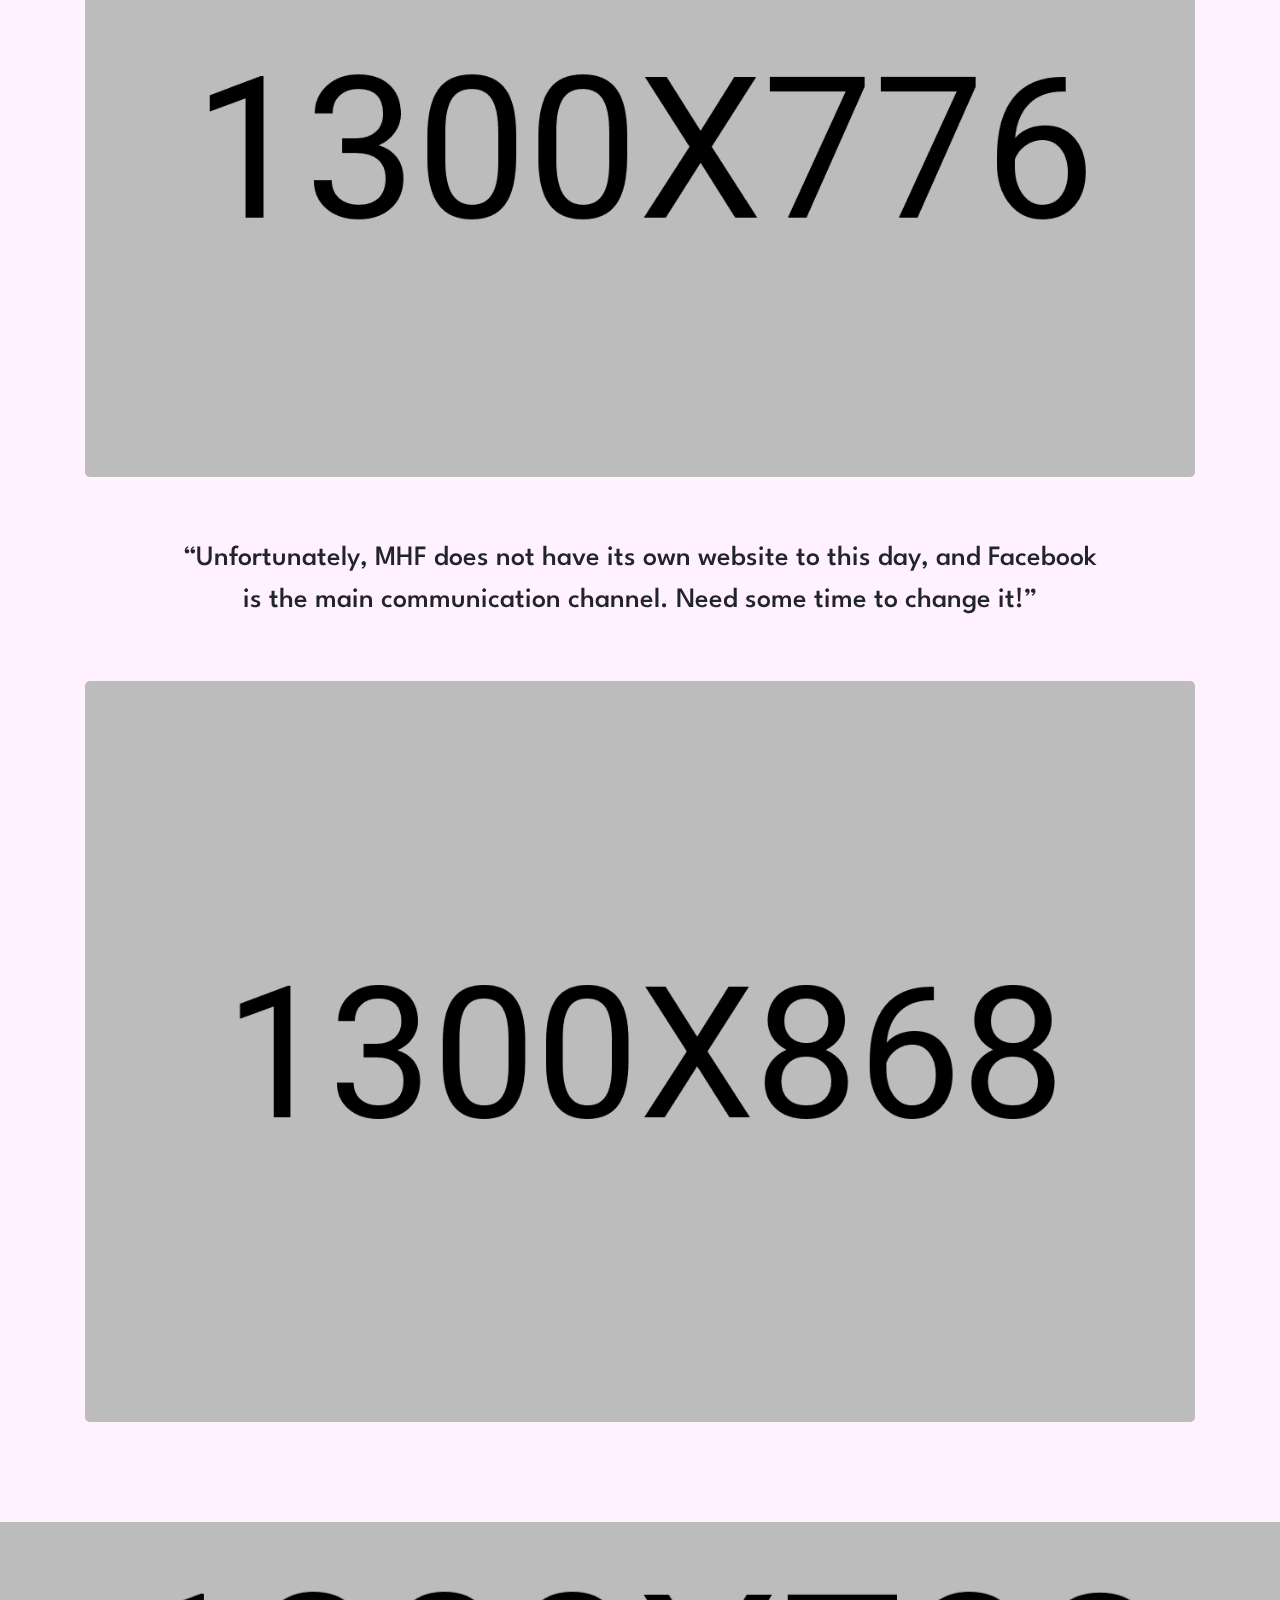
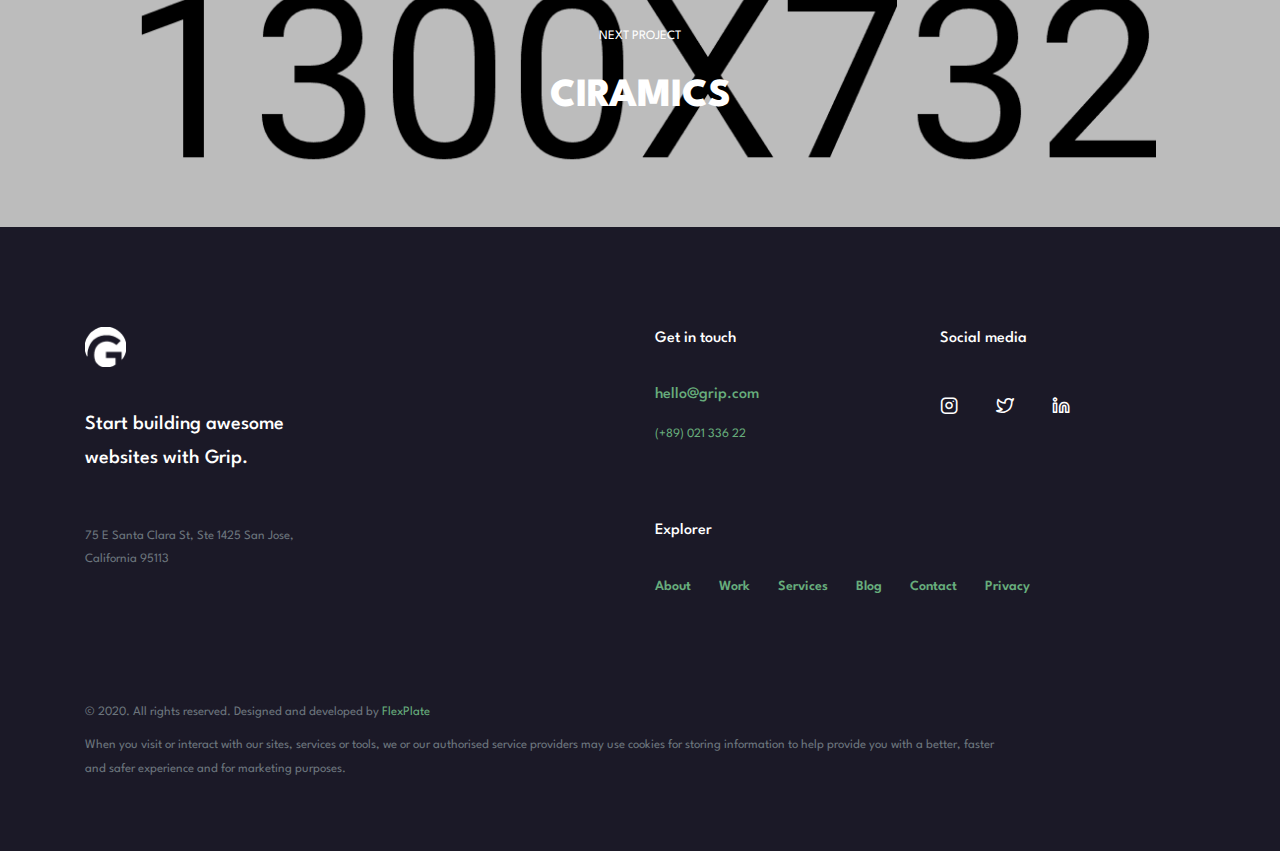
<file: main-files/case-study.html>
<!DOCTYPE html>
<html lang="en">
<head>
    <!-- Title -->
    <title>Grip - Agency & Portfolio HTML Template</title>

    <!-- Required Meta Tags -->
    <meta charset="utf-8">
    <meta name="viewport" content="width=device-width, initial-scale=1, shrink-to-fit=no">

    <!-- Favicon -->
    <link href="img/favicon.svg" type="image/svg" rel="icon">

    <!-- All CSS Files -->
    <link rel="stylesheet" href="css/plugins.min.css">
    <link rel="stylesheet" href="css/main.css">
</head>
<body id="top" class="bg-soft-pink">
    <header class="grip-header">
        <div class="container">
            <div class="row">
                <div class="col-md-12">
                    <nav class="navbar navbar-expand-lg navbar-light">
                        <a class="navbar-brand" href="index-02.html"><img src="img/logo.png" alt=""> <span>grip</span></a>
                        <!-- end of logo -->
                        <button class="navbar-toggler" type="button" data-toggle="collapse" data-target="#navTrigger" aria-controls="navTrigger" aria-expanded="false" aria-label="Toggle navigation"><span class="show fe fe-menu"></span><span class="hidden fe fe-x"></span></button>

                        <div class="collapse navbar-collapse" id="navTrigger">
                            <ul class="navbar-nav ml-auto">
                                <li class="nav-item dropdown">
                                    <a class="nav-link dropdown-toggle" href="#!" id="navbarDropdown" role="button" data-toggle="dropdown" aria-haspopup="true" aria-expanded="false">Home</a>
                                    <div class="dropdown-menu" aria-labelledby="navbarDropdown">
                                        <a class="dropdown-item" href="index.html">Agency 01</a>
                                        <a class="dropdown-item" href="index-02.html">Agency 02</a>
                                        <a class="dropdown-item" href="index-03.html">Portfolio</a>
                                        <a class="dropdown-item" href="index-04.html">Personal</a>
                                    </div>
                                </li>
                                <li class="nav-item">
                                    <a class="nav-link" href="about.html">About</a>
                                </li>
                                <li class="nav-item">
                                    <a class="nav-link" href="work.html">Work</a>
                                </li>
                                <li class="nav-item">
                                    <a class="nav-link" href="blog.html">Blog</a>
                                </li>
                                <li class="nav-item dropdown">
                                    <a class="nav-link active dropdown-toggle" href="#!" id="navbarDropdown" role="button" data-toggle="dropdown" aria-haspopup="true" aria-expanded="false">Pages</a>
                                    <div class="dropdown-menu dropdown-column" aria-labelledby="navbarDropdown">
                                        <div class="row no-gutters">
                                            <div class="col-lg-6">
                                                <a class="dropdown-item" href="team.html">Team</a>
                                                <a class="dropdown-item" href="service.html">Services</a>
                                                <a class="dropdown-item" href="partners.html">Partners</a>
                                                <a class="dropdown-item" href="case-study.html">Case Stydy</a>
                                                <a class="dropdown-item" href="blog-details.html">Blog Details</a>
                                            </div>
                                            <div class="col-lg-6">
                                                <a class="dropdown-item" href="pricing.html">Pricing</a>
                                                <a class="dropdown-item" href="faq.html">FAQ</a>
                                                <a class="dropdown-item" href="404.html">Error 404</a>
                                                <a class="dropdown-item" href="privacy.html">Privacy &amp; Policy</a>
                                                <a class="dropdown-item" href="typography.html">Typography</a>
                                            </div>
                                        </div>
                                    </div>
                                </li>
                            </ul>
                            <div class="d-inline ml-0 ml-lg-3 my-2 my-lg-0">
                                <a class="butn butn-sm" href="contact.html">Let's talk</a>
                            </div>
                        </div>
                    </nav>                    
                </div>
            </div>
        </div>
    </header>
    <!-- end of header -->

    <div class="wrapper case-study-wrapper" data-aos="fade-in">
        <div class="container">
            <div class="row">
                <div class="col-lg-12">
                    <small class="text-muted text-uppercase">Case Study</small>
                    <h1 class="font-w-700 mb-50 mt-2">Michigan Healthcare Freedom</h1>
                    <!-- work title -->
                </div>

                <div class="col-4 col-md-2 mb-3 mb-md-5">
                    <p class="text-dark font-w-600">Year</p>
                    <small class="text-muted">2020</small>
                </div>
                <div class="col-5 col-md-3 mb-3 mb-md-5">
                    <p class="text-dark font-w-600">Client</p>
                    <small class="text-muted">Zumla Design Hut</small>
                </div>
                <div class="col-md-4 mb-3 mb-md-5">
                    <p class="text-dark font-w-600">Role</p>
                    <small class="text-muted">UX Research, Preparation</small>
                </div>
                <!-- end of work-info -->

                <div class="col-md-12 mt-4 mt-md-0">
                    <img class="img-fluid rounded-lg" src="img/works/work-shot-01-01.jpg" alt="">
                    <!-- work image -->
                </div>

                <div class="col-md-10 mt-60 mb-60">
                    <h2 class="font-w-700 mb-4">About project</h2>
                    <h4>MHF is an educational advocacy nonprofit organization that is developing a membership model from facebook to website. We expose state barriers to healthcare access. We are smart, persuasive, and use facts to expose system barriers to patient and clinician rights.</h4>
                </div>

                <div class="col-md-12">
                    <img class="img-fluid rounded-lg" src="img/works/work-shot-01-02.jpg" alt="">
                    <!-- work image -->
                </div>

                <div class="col-md-10 mx-auto mt-60 mb-60 text-center">
                    <h3>“Unfortunately, MHF does not have its own website to this day, and Facebook is the main communication channel. Need some time to change it!”</h3>
                </div>

                <div class="col-md-12">
                    <img class="img-fluid rounded-lg" src="img/works/work-shot-01-03.jpg" alt="">
                    <!-- work image -->
                </div>
            </div>
        </div>
    </div>
    <!-- end of case-study-wrapper -->

    <div class="next-project bg-cover" style="background-image: url(img/works/work-shot-02-01.jpg);">
        <a class="wrapper d-block text-white text-center" href="case-study.html">
            <small class="text-uppercase">Next Project</small>
            <h1 class="text-uppercase font-w-800 mt-3">Ciramics</h1>
        </a>
    </div>
    <!-- end of next-project-wrapper -->

    <footer class="wrapper bg-dark-purple text-white">
        <div class="container">
            <div class="row justify-content-between">
                <div class="col-lg-3 col-md-4 mb-70 mb-md-0">
                    <img class="footer-logo mb-40" src="img/logo-light.png" alt="">
                    <h5>Start building awesome websites with Grip.</h5>
                    <p class="text-muted mt-50 small">75 E Santa Clara St, Ste 1425 San Jose, California 95113</p>
                </div>
                <div class="col-lg-6 col-md-7">
                    <div class="row">
                        <div class="col-6">
                            <h6 class="mb-30">Get in touch</h6>
                            <ul class="mb-70">
                                <li><a href="mailto:hello@grip.com" class="line-link mb-10">hello@grip.com</a></li>
                                <li><a href="tel:+8902133622" class="line-link small">(+89) 021 336 22</a></li>
                            </ul>
                        </div>
                        <div class="col-6">
                            <h6 class="mb-30">Social media</h6>
                            <div class="social-links mb-70">
                                <a href="#!" class="text-white"><span class="fe fe-instagram"></span></a>
                                <a href="#!" class="text-white"><span class="fe fe-twitter"></span></a>
                                <a href="#!" class="text-white"><span class="fe fe-linkedin"></span></a>
                            </div>
                            <!-- end of social-links -->
                        </div>
                        <div class="col-sm-12">
                            <h6 class="mb-30">Explorer</h6>
                            <ul class="list-inline footer-nav">
                                <li class="list-inline-item">
                                    <a href="about.html" class="line-link mr-3">About</a>
                                </li>
                                <li class="list-inline-item">
                                    <a href="work.html" class="line-link mr-3">Work</a>
                                </li>
                                <li class="list-inline-item">
                                    <a href="service.html" class="line-link mr-3">Services</a>
                                </li>
                                <li class="list-inline-item">
                                    <a href="blog.html" class="line-link mr-3">Blog</a>
                                </li>
                                <li class="list-inline-item">
                                    <a href="contact.html" class="line-link mr-3">Contact</a>
                                </li>
                                <li class="list-inline-item">
                                    <a href="privacy.html" class="line-link mr-3">Privacy</a>
                                </li>
                            </ul>
                        </div>
                    </div>
                </div>
            </div>
        </div>
    </footer>
    <!-- end of footer -->
    <div class="footer-bottom pb-70 bg-dark-purple">
        <div class="container">
            <div class="row align-items-end">
                <div class="col-12 col-md-10">
                    <p class="text-muted small">&copy; 2020. All rights reserved. Designed and developed by <a href="#!" class="line-link">FlexPlate</a></p>
                    <p class="text-muted small mt-10">When you visit or interact with our sites, services or tools, we or our authorised service providers may use cookies for storing information to help provide you with a better, faster and safer experience and for marketing purposes.</p>
                </div>
            </div>
        </div>
        <a href="#top" class="scroll-to-anim scroll-top text-white rounded-circle text-center"><span class="fe fe-chevron-up"></span></a>
        <!-- end of scroll-top -->
    </div>
    <!-- end of footer-bottom -->

    <!-- All JS Files -->
    <script src="js/jquery-3.4.1.min.js"></script>
    <script src="js/plugins.min.js"></script>
    <script src="js/app.js"></script>
</body>
</html>
</file>
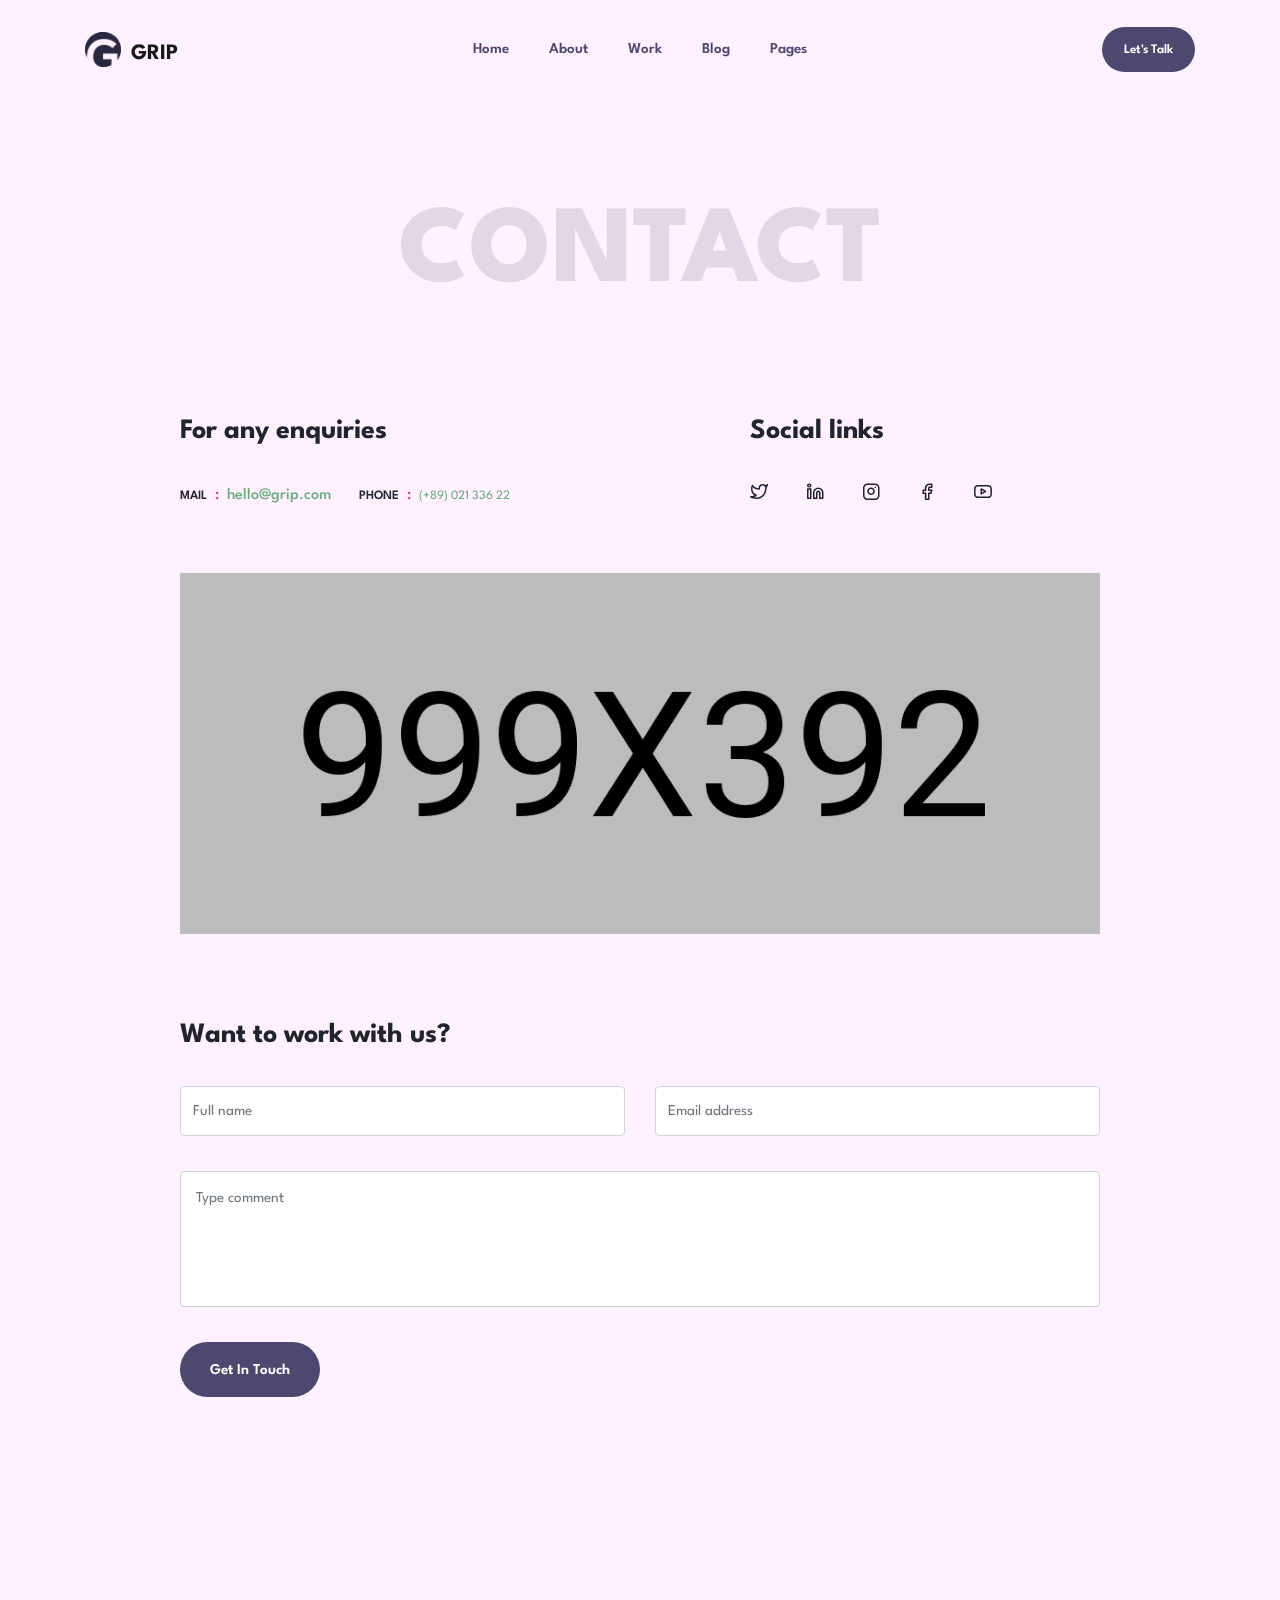
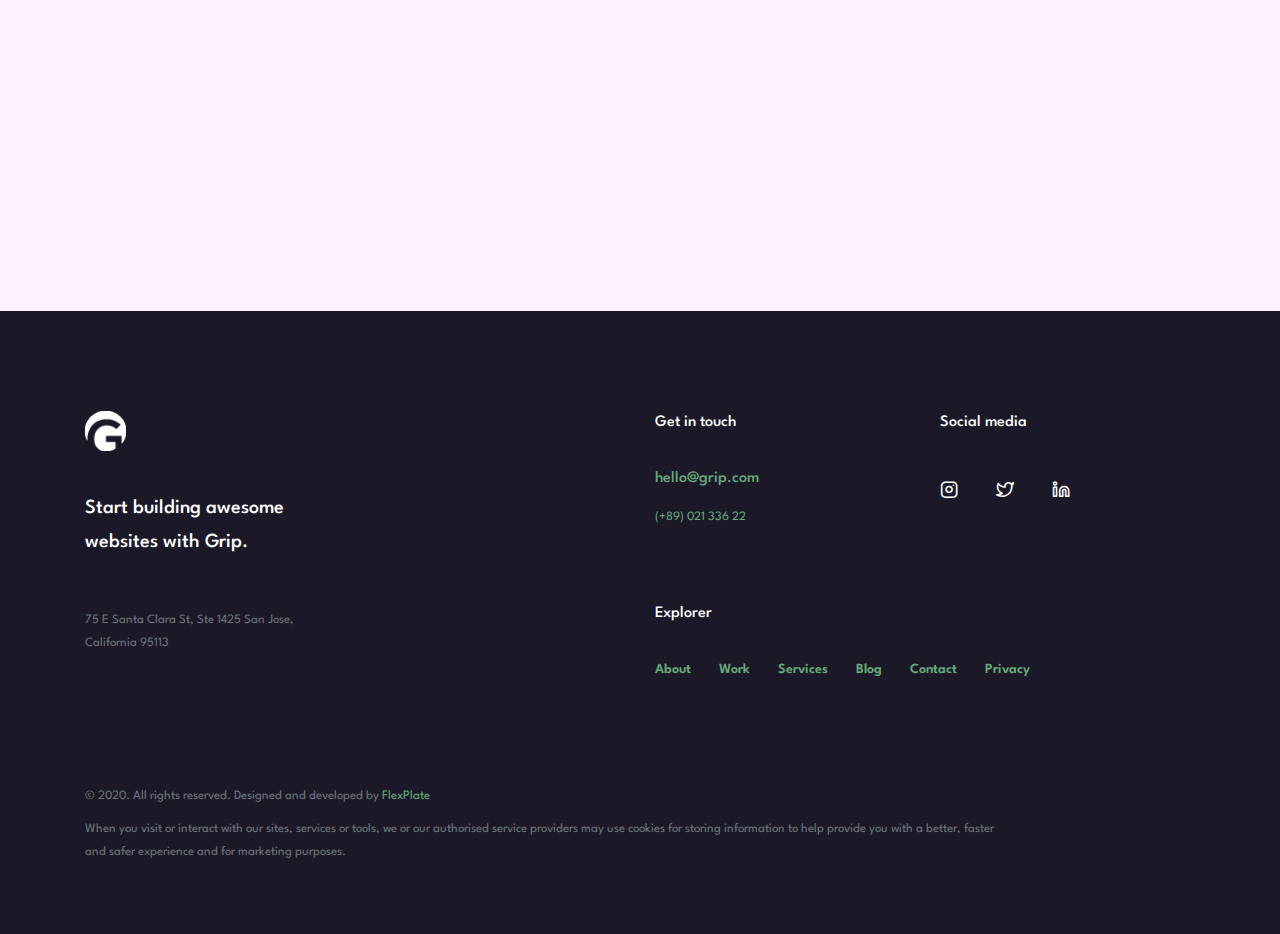
<file: main-files/contact.html>
<!DOCTYPE html>
<html lang="en">
<head>
    <!-- Title -->
    <title>Grip - Agency & Portfolio HTML Template</title>

    <!-- Required Meta Tags -->
    <meta charset="utf-8">
    <meta name="viewport" content="width=device-width, initial-scale=1, shrink-to-fit=no">

    <!-- Favicon -->
    <link href="img/favicon.svg" type="image/svg" rel="icon">

    <!-- All CSS Files -->
    <link rel="stylesheet" href="css/plugins.min.css">
    <link rel="stylesheet" href="css/main.css">
</head>
<body id="top" class="bg-soft-pink">
    <header class="grip-header">
        <div class="container">
            <div class="row">
                <div class="col-md-12">
                    <nav class="navbar navbar-expand-lg navbar-light">
                        <a class="navbar-brand" href="index-02.html"><img src="img/logo.png" alt=""> <span>grip</span></a>
                        <!-- end of logo -->
                        <button class="navbar-toggler" type="button" data-toggle="collapse" data-target="#navTrigger" aria-controls="navTrigger" aria-expanded="false" aria-label="Toggle navigation"><span class="show fe fe-menu"></span><span class="hidden fe fe-x"></span></button>

                        <div class="collapse navbar-collapse" id="navTrigger">
                            <ul class="navbar-nav mx-auto">
                                <li class="nav-item dropdown">
                                    <a class="nav-link dropdown-toggle" href="#!" id="navbarDropdown" role="button" data-toggle="dropdown" aria-haspopup="true" aria-expanded="false">Home</a>
                                    <div class="dropdown-menu" aria-labelledby="navbarDropdown">
                                        <a class="dropdown-item" href="index.html">Agency 01</a>
                                        <a class="dropdown-item" href="index-02.html">Agency 02</a>
                                        <a class="dropdown-item" href="index-03.html">Portfolio</a>
                                        <a class="dropdown-item" href="index-04.html">Personal</a>
                                    </div>
                                </li>
                                <li class="nav-item">
                                    <a class="nav-link" href="about.html">About</a>
                                </li>
                                <li class="nav-item">
                                    <a class="nav-link" href="work.html">Work</a>
                                </li>
                                <li class="nav-item">
                                    <a class="nav-link" href="blog.html">Blog</a>
                                </li>
                                <li class="nav-item dropdown">
                                    <a class="nav-link dropdown-toggle" href="#!" id="navbarDropdown" role="button" data-toggle="dropdown" aria-haspopup="true" aria-expanded="false">Pages</a>
                                    <div class="dropdown-menu dropdown-column" aria-labelledby="navbarDropdown">
                                        <div class="row no-gutters">
                                            <div class="col-lg-6">
                                                <a class="dropdown-item" href="team.html">Team</a>
                                                <a class="dropdown-item" href="service.html">Services</a>
                                                <a class="dropdown-item" href="partners.html">Partners</a>
                                                <a class="dropdown-item" href="case-study.html">Case Stydy</a>
                                                <a class="dropdown-item" href="blog-details.html">Blog Details</a>
                                            </div>
                                            <div class="col-lg-6">
                                                <a class="dropdown-item" href="pricing.html">Pricing</a>
                                                <a class="dropdown-item" href="faq.html">FAQ</a>
                                                <a class="dropdown-item" href="404.html">Error 404</a>
                                                <a class="dropdown-item" href="privacy.html">Privacy &amp; Policy</a>
                                                <a class="dropdown-item" href="typography.html">Typography</a>
                                            </div>
                                        </div>
                                    </div>
                                </li>
                            </ul>
                            <div class="d-inline ml-0 ml-lg-3 my-2 my-lg-0">
                                <a class="butn butn-sm" href="contact.html">Let's talk</a>
                            </div>
                        </div>
                    </nav>                    
                </div>
            </div>
        </div>
    </header>
    <!-- end of header -->

    <div class="wrapper contact-wrapper" data-aos="fade-in">
        <div class="container">
            <div class="row mb-100">
                <div class="col-lg-12">
                    <h1 class="page-header text-center font-w-800 text-uppercase">Contact</h1>
                </div>
            </div>
            <div class="row justify-content-center mb-80">
                <div class="col-md-6">
                    <h3 class="section-title mb-30">For any enquiries</h3>
                    <ul class="list-inline">
                        <li class="list-inline-item mr-4">
                            <small class="font-w-600">MAIL</small>
                            <span class="text-danger mx-1">:</span>
                            <a href="mailto:hello@grip.com" class="line-link mb-10">hello@grip.com</a>
                        </li>
                        <li class="list-inline-item">
                            <small class="font-w-600">PHONE</small>
                            <span class="text-danger mx-1">:</span>
                            <a href="tel:+8902133622" class="line-link small">(+89) 021 336 22</a>
                        </li>
                    </ul>
                </div>
                <div class="col-md-4 mt-5 mt-md-0">
                    <h3 class="section-title mb-15">Social links</h3>
                    <div class="social-links">
                        <a href="#"><span class="fe fe-twitter"></span></a>
                        <a href="#"><span class="fe fe-linkedin"></span></a>
                        <a href="#"><span class="fe fe-instagram"></span></a>
                        <a href="#"><span class="fe fe-facebook"></span></a>
                        <a href="#"><span class="fe fe-youtube"></span></a>
                    </div>
                    <!-- end of social-links -->
                </div>
                <div class="col-md-10 mt-50">
                    <img class="img-fluid" src="img/contact-photo.jpg" alt="">
                </div>
            </div>
            <form class="row justify-content-center needs-validation" novalidate="" method="post">
                <div class="col-md-10">
                    <h3 class="section-title mb-30">Want to work with us?</h3>
                </div>
                <div class="col-md-5">
                    <div class="form-group mb-35">
                        <input type="text" class="form-control shadow-none" placeholder="Full name" required="">
                        <span class="invalid-feedback">Please type your full name.</span>
                    </div>
                </div>
                <div class="col-md-5">
                    <div class="form-group mb-35">
                        <input type="email" class="form-control shadow-none" placeholder="Email address" required="">
                        <span class="invalid-feedback">Please type your email address.</span>
                    </div>
                </div>
                <div class="col-md-10">
                    <div class="form-group mb-35">
                        <textarea class="form-control shadow-none" placeholder="Type comment" required=""></textarea>
                        <span class="invalid-feedback">Please type your comment.</span>
                    </div>
                    <button class="butn border-0" type="submit">Get in touch</button>
                </div>
            </form>
        </div>
    </div>
    <!-- end of contact-wrapper -->

    <div class="wrapper cta-wrapper bg-cover overlay" data-aos="fade-in" style="background-image: url(img/pattern-bg.jpg);">
        <div class="container">
            <div class="bg-white rounded-lg px-4 py-5 p-sm-5">
                <div class="row align-items-center">
                    <div class="col-md-8">
                        <h3 class="display-5">Let's make something great together.</h3>
                        <p class="text-muted mt-2">We will provide 24/7 free lifetime support.</p>
                    </div>
                    <div class="col-md-4 text-left text-md-right mt-35 mt-md-0">
                        <a class="butn" href="contact.html">Contact <span class="fe fe-arrow-up-right"></span></a>
                    </div>
                </div>
            </div>
        </div>
        <div class="container text-center mt-10">
            <div class="row" data-aos="fade-in" data-aos-delay="100">
                <div class="col-md-12">
                    <small>Looking for pricing? Plans start at $250/year. <a class="line-link" href="pricing.html">See Plans <span class="fe fe-arrow-up-right"></span></a></small>
                </div>
            </div>
        </div>
    </div>
    <!-- end of cta-wrapper -->

    <footer class="wrapper bg-dark-purple text-white">
        <div class="container">
            <div class="row justify-content-between">
                <div class="col-lg-3 col-md-4 mb-70 mb-md-0">
                    <img class="footer-logo mb-40" src="img/logo-light.png" alt="">
                    <h5>Start building awesome websites with Grip.</h5>
                    <p class="text-muted mt-50 small">75 E Santa Clara St, Ste 1425 San Jose, California 95113</p>
                </div>
                <div class="col-lg-6 col-md-7">
                    <div class="row">
                        <div class="col-6">
                            <h6 class="mb-30">Get in touch</h6>
                            <ul class="mb-70">
                                <li><a href="mailto:hello@grip.com" class="line-link mb-10">hello@grip.com</a></li>
                                <li><a href="tel:+8902133622" class="line-link small">(+89) 021 336 22</a></li>
                            </ul>
                        </div>
                        <div class="col-6">
                            <h6 class="mb-30">Social media</h6>
                            <div class="social-links mb-70">
                                <a href="#!" class="text-white"><span class="fe fe-instagram"></span></a>
                                <a href="#!" class="text-white"><span class="fe fe-twitter"></span></a>
                                <a href="#!" class="text-white"><span class="fe fe-linkedin"></span></a>
                            </div>
                            <!-- end of social-links -->
                        </div>
                        <div class="col-sm-12">
                            <h6 class="mb-30">Explorer</h6>
                            <ul class="list-inline footer-nav">
                                <li class="list-inline-item">
                                    <a href="about.html" class="line-link mr-3">About</a>
                                </li>
                                <li class="list-inline-item">
                                    <a href="work.html" class="line-link mr-3">Work</a>
                                </li>
                                <li class="list-inline-item">
                                    <a href="service.html" class="line-link mr-3">Services</a>
                                </li>
                                <li class="list-inline-item">
                                    <a href="blog.html" class="line-link mr-3">Blog</a>
                                </li>
                                <li class="list-inline-item">
                                    <a href="contact.html" class="line-link mr-3">Contact</a>
                                </li>
                                <li class="list-inline-item">
                                    <a href="privacy.html" class="line-link mr-3">Privacy</a>
                                </li>
                            </ul>
                        </div>
                    </div>
                </div>
            </div>
        </div>
    </footer>
    <!-- end of footer -->
    <div class="footer-bottom pb-70 bg-dark-purple">
        <div class="container">
            <div class="row align-items-end">
                <div class="col-12 col-md-10">
                    <p class="text-muted small">&copy; 2020. All rights reserved. Designed and developed by <a href="#!" class="line-link">FlexPlate</a></p>
                    <p class="text-muted small mt-10">When you visit or interact with our sites, services or tools, we or our authorised service providers may use cookies for storing information to help provide you with a better, faster and safer experience and for marketing purposes.</p>
                </div>
            </div>
        </div>
        <a href="#top" class="scroll-to-anim scroll-top text-white rounded-circle text-center"><span class="fe fe-chevron-up"></span></a>
        <!-- end of scroll-top -->
    </div>
    <!-- end of footer-bottom -->

    <!-- All JS Files -->
    <script src="js/jquery-3.4.1.min.js"></script>
    <script src="js/plugins.min.js"></script>
    <script src="js/app.js"></script>
    <script>
        // form validation script (only for this page)
        (function() {
            'use strict';
            window.addEventListener('load', function() {
            var forms = document.getElementsByClassName('needs-validation');
            var validation = Array.prototype.filter.call(forms, function(form) {
            form.addEventListener('submit', function(event) {
            if (form.checkValidity() === false) {
                event.preventDefault();
                event.stopPropagation();}
            form.classList.add('was-validated');
            }, false);
            }); }, false);
        })();
    </script>
</body>
</html>
</file>
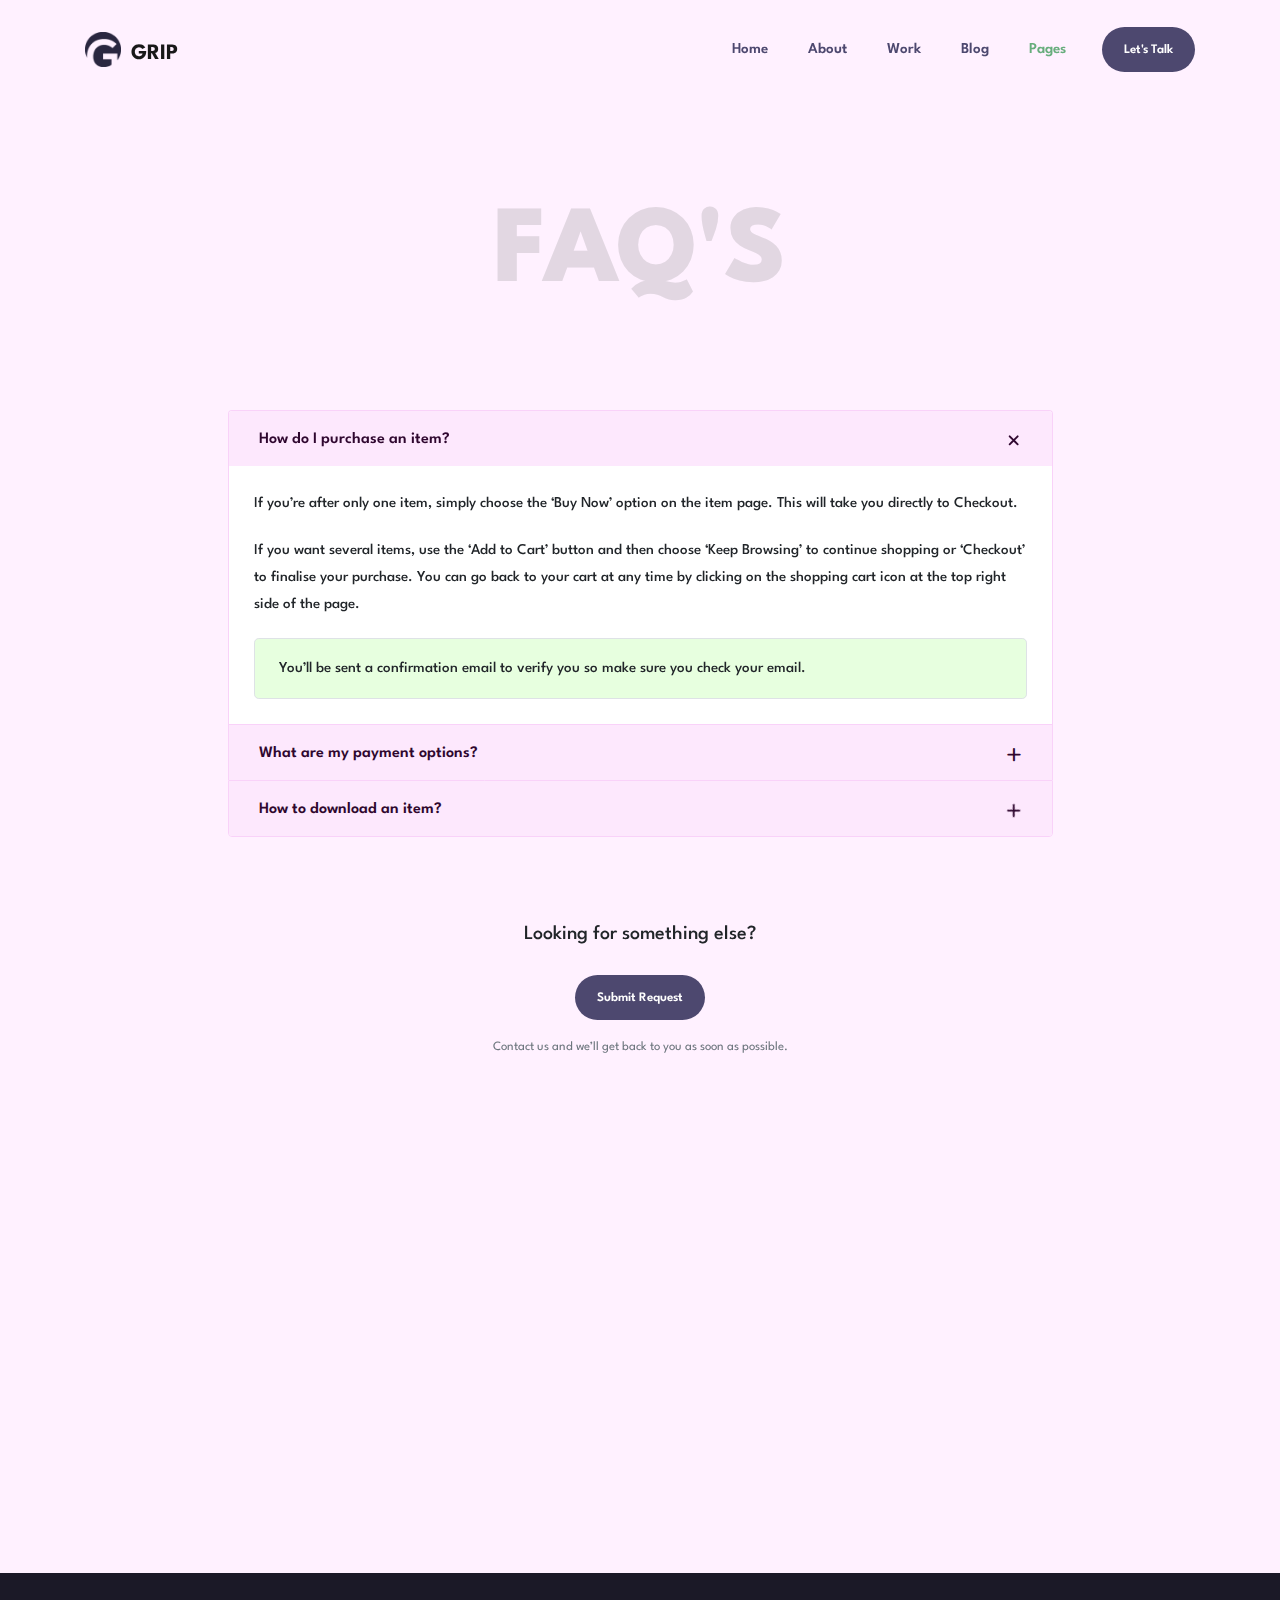
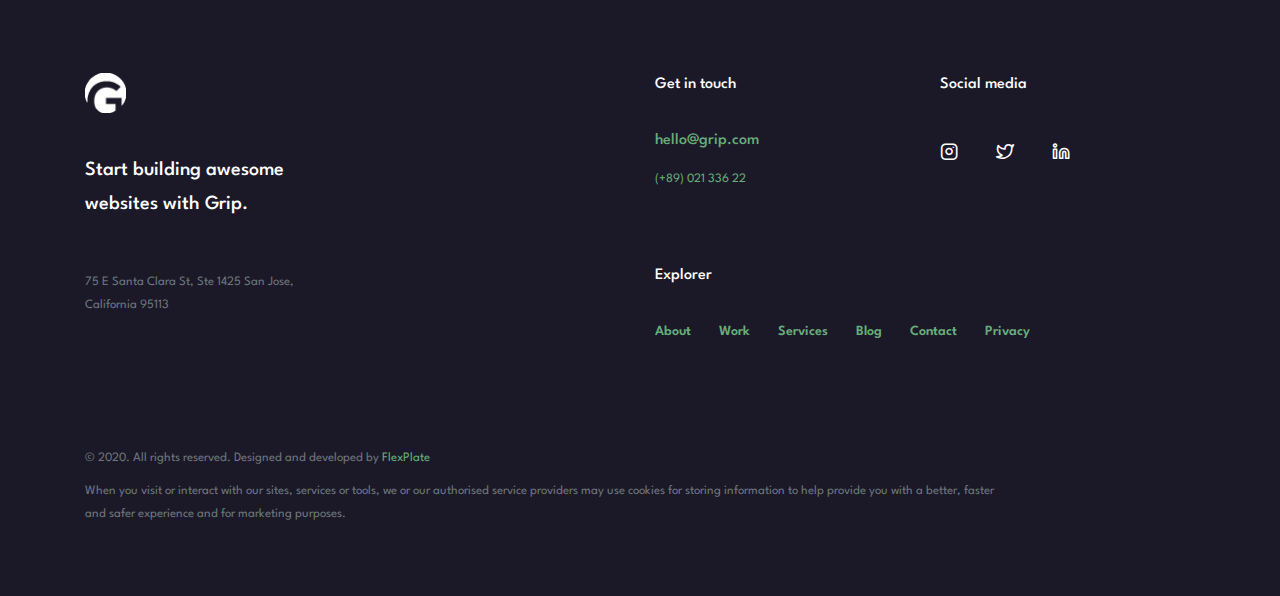
<file: main-files/FAQ.html>
<!DOCTYPE html>
<html lang="en">
<head>
    <!-- Title -->
    <title>Grip - Agency & Portfolio HTML Template</title>

    <!-- Required Meta Tags -->
    <meta charset="utf-8">
    <meta name="viewport" content="width=device-width, initial-scale=1, shrink-to-fit=no">

    <!-- Favicon -->
    <link href="img/favicon.svg" type="image/svg" rel="icon">

    <!-- All CSS Files -->
    <link rel="stylesheet" href="css/plugins.min.css">
    <link rel="stylesheet" href="css/main.css">
</head>
<body id="top" class="bg-soft-pink">
    <header class="grip-header">
        <div class="container">
            <div class="row">
                <div class="col-md-12">
                    <nav class="navbar navbar-expand-lg navbar-light">
                        <a class="navbar-brand" href="index-02.html"><img src="img/logo.png" alt=""> <span>grip</span></a>
                        <!-- end of logo -->
                        <button class="navbar-toggler" type="button" data-toggle="collapse" data-target="#navTrigger" aria-controls="navTrigger" aria-expanded="false" aria-label="Toggle navigation"><span class="show fe fe-menu"></span><span class="hidden fe fe-x"></span></button>

                        <div class="collapse navbar-collapse" id="navTrigger">
                            <ul class="navbar-nav ml-auto">
                                <li class="nav-item dropdown">
                                    <a class="nav-link dropdown-toggle" href="#!" id="navbarDropdown" role="button" data-toggle="dropdown" aria-haspopup="true" aria-expanded="false">Home</a>
                                    <div class="dropdown-menu" aria-labelledby="navbarDropdown">
                                        <a class="dropdown-item" href="index.html">Agency 01</a>
                                        <a class="dropdown-item" href="index-02.html">Agency 02</a>
                                        <a class="dropdown-item" href="index-03.html">Portfolio</a>
                                        <a class="dropdown-item" href="index-04.html">Personal</a>
                                    </div>
                                </li>
                                <li class="nav-item">
                                    <a class="nav-link" href="about.html">About</a>
                                </li>
                                <li class="nav-item">
                                    <a class="nav-link" href="work.html">Work</a>
                                </li>
                                <li class="nav-item">
                                    <a class="nav-link" href="blog.html">Blog</a>
                                </li>
                                <li class="nav-item dropdown">
                                    <a class="nav-link active dropdown-toggle" href="#!" id="navbarDropdown" role="button" data-toggle="dropdown" aria-haspopup="true" aria-expanded="false">Pages</a>
                                    <div class="dropdown-menu dropdown-column" aria-labelledby="navbarDropdown">
                                        <div class="row no-gutters">
                                            <div class="col-lg-6">
                                                <a class="dropdown-item" href="team.html">Team</a>
                                                <a class="dropdown-item" href="service.html">Services</a>
                                                <a class="dropdown-item" href="partners.html">Partners</a>
                                                <a class="dropdown-item" href="case-study.html">Case Stydy</a>
                                                <a class="dropdown-item" href="blog-details.html">Blog Details</a>
                                            </div>
                                            <div class="col-lg-6">
                                                <a class="dropdown-item" href="pricing.html">Pricing</a>
                                                <a class="dropdown-item" href="faq.html">FAQ</a>
                                                <a class="dropdown-item" href="404.html">Error 404</a>
                                                <a class="dropdown-item" href="privacy.html">Privacy &amp; Policy</a>
                                                <a class="dropdown-item" href="typography.html">Typography</a>
                                            </div>
                                        </div>
                                    </div>
                                </li>
                            </ul>
                            <div class="d-inline ml-0 ml-lg-3 my-2 my-lg-0">
                                <a class="butn butn-sm" href="contact.html">Let's talk</a>
                            </div>
                        </div>
                    </nav>                    
                </div>
            </div>
        </div>
    </header>
    <!-- end of header -->

    <div class="wrapper faq-wrapper" data-aos="fade-in">
        <div class="container">
            <div class="row mb-100">
                <div class="col-lg-12">
                    <h1 class="page-header text-center font-w-800 text-uppercase">FAQ's</h1>
                </div>
            </div>
            <div class="row justify-content-center">
                <div class="col-lg-9">
                    <div class="accordion">
                        <div class="card">
                            <div class="card-header border-bottom-0 p-0" id="q1">
                                <a class="d-flex justify-content-between font-w-600" data-toggle="collapse" href="#faq1" role="button" aria-expanded="true" aria-controls="faq1">How do I purchase an item?</a>
                            </div>
                            <div id="faq1" class="collapse show" aria-labelledby="q1">
                                <div class="card-body">
                                    <p>If you’re after only one item, simply choose the ‘Buy Now’ option on the item page. This will take you directly to Checkout.</p>
                                    <p class="mt-20">If you want several items, use the ‘Add to Cart’ button and then choose ‘Keep Browsing’ to continue shopping or ‘Checkout’ to finalise your purchase. You can go back to your cart at any time by clicking on the shopping cart icon at the top right side of the page.</p>
                                    
                                    <div class="bg-soft-green rounded-lg border px-4 py-3 mt-20">You’ll be sent a confirmation email to verify you so make sure you check your email.</div>
                                </div>
                            </div>
                        </div>
                        <!-- end of faq item -->

                        <div class="card">
                            <div class="card-header border-bottom-0 p-0" id="q2">
                                <a class="d-flex justify-content-between font-w-600" data-toggle="collapse" href="#faq2" role="button" aria-expanded="false" aria-controls="faq2">What are my payment options?</a>
                            </div>
                            <div id="faq2" class="collapse" aria-labelledby="q2">
                                <div class="card-body">
                                    To purchase your items you can use:
                                    <ol class="mt-20 mb-0">
                                        <li>Your bank account or credit/debit card via PayPal.</li>
                                        <li>Skrill <i class="small">(available for non US customers only)</i></li>
                                        <li>Your Visa or Mastercard.</li>
                                        <li>Envato credit <i class="small">(existing credit only, no further purchases of credits are available)</i>.</li>
                                    </ol>
                                </div>
                            </div>
                        </div>
                        <!-- end of faq item -->

                        <div class="card">
                            <div class="card-header border-bottom-0 p-0" id="q3">
                                <a class="d-flex justify-content-between font-w-600" data-toggle="collapse" href="#faq3" role="button" aria-expanded="false" aria-controls="faq3">How to download an item?</a>
                            </div>
                            <div id="faq3" class="collapse" aria-labelledby="q3">
                                <div class="card-body">
                                    Once you've purchased your items, we recommend that you download them immediately as <a class="line-link" href="#!">items may be removed</a> from Envato Market from time to time.
                                    <p class="mt-20">To download your item:</p>
                                    <ol class="mt-20 mb-0">
                                        <li>Hover the mouse over your username at the top of the screen and click 'Downloads’ from the drop down menu.</li>
                                        <li>Click the 'Download' button next to the item.</li>
                                        <ol class="mt-10 mb-0">
                                            <li>Click ‘Main File(s)’ which contains all source files.</li>
                                            <li>Click ‘Licence Certificate and Purchase Code’ for licence information only.</li>
                                        </ol>
                                    </ol>
                                    <div class="bg-soft-green rounded-lg border px-4 py-3 mt-20">If you haven’t already confirmed your email address, please check your inbox, or resend the email via the link in your download page.</div>
                                </div>
                            </div>
                        </div>
                        <!-- end of faq item -->
                    </div>
                    <!-- end of faq's -->

                    <!-- start of question-us wrap -->
                    <div class="text-center mt-80">
                        <h5 class="mb-4">Looking for something else?</h5>
                        <a class="butn butn-sm" href="contact.html">Submit Request</a>
                        <small class="d-block text-muted mt-3">Contact us and we’ll get back to you as soon as possible.</small>
                    </div>
                    <!-- end of question-us wrap -->
                </div>
            </div>
        </div>
    </div>
    <!-- end of faq-wrapper -->

    <div class="wrapper cta-wrapper bg-cover overlay" data-aos="fade-in" style="background-image: url(img/pattern-bg.jpg);">
        <div class="container">
            <div class="bg-white rounded-lg px-4 py-5 p-sm-5">
                <div class="row align-items-center">
                    <div class="col-md-8">
                        <h3 class="display-5">Let's make something great together.</h3>
                        <p class="text-muted mt-2">We will provide 24/7 free lifetime support.</p>
                    </div>
                    <div class="col-md-4 text-left text-md-right mt-35 mt-md-0">
                        <a class="butn" href="contact.html">Contact <span class="fe fe-arrow-up-right"></span></a>
                    </div>
                </div>
            </div>
        </div>
        <div class="container text-center mt-10">
            <div class="row" data-aos="fade-in" data-aos-delay="100">
                <div class="col-md-12">
                    <small>Looking for pricing? Plans start at $250/year. <a class="line-link" href="pricing.html">See Plans <span class="fe fe-arrow-up-right"></span></a></small>
                </div>
            </div>
        </div>
    </div>
    <!-- end of cta-wrapper -->

    <footer class="wrapper bg-dark-purple text-white">
        <div class="container">
            <div class="row justify-content-between">
                <div class="col-lg-3 col-md-4 mb-70 mb-md-0">
                    <img class="footer-logo mb-40" src="img/logo-light.png" alt="">
                    <h5>Start building awesome websites with Grip.</h5>
                    <p class="text-muted mt-50 small">75 E Santa Clara St, Ste 1425 San Jose, California 95113</p>
                </div>
                <div class="col-lg-6 col-md-7">
                    <div class="row">
                        <div class="col-6">
                            <h6 class="mb-30">Get in touch</h6>
                            <ul class="mb-70">
                                <li><a href="mailto:hello@grip.com" class="line-link mb-10">hello@grip.com</a></li>
                                <li><a href="tel:+8902133622" class="line-link small">(+89) 021 336 22</a></li>
                            </ul>
                        </div>
                        <div class="col-6">
                            <h6 class="mb-30">Social media</h6>
                            <div class="social-links mb-70">
                                <a href="#!" class="text-white"><span class="fe fe-instagram"></span></a>
                                <a href="#!" class="text-white"><span class="fe fe-twitter"></span></a>
                                <a href="#!" class="text-white"><span class="fe fe-linkedin"></span></a>
                            </div>
                            <!-- end of social-links -->
                        </div>
                        <div class="col-sm-12">
                            <h6 class="mb-30">Explorer</h6>
                            <ul class="list-inline footer-nav">
                                <li class="list-inline-item">
                                    <a href="about.html" class="line-link mr-3">About</a>
                                </li>
                                <li class="list-inline-item">
                                    <a href="work.html" class="line-link mr-3">Work</a>
                                </li>
                                <li class="list-inline-item">
                                    <a href="service.html" class="line-link mr-3">Services</a>
                                </li>
                                <li class="list-inline-item">
                                    <a href="blog.html" class="line-link mr-3">Blog</a>
                                </li>
                                <li class="list-inline-item">
                                    <a href="contact.html" class="line-link mr-3">Contact</a>
                                </li>
                                <li class="list-inline-item">
                                    <a href="privacy.html" class="line-link mr-3">Privacy</a>
                                </li>
                            </ul>
                        </div>
                    </div>
                </div>
            </div>
        </div>
    </footer>
    <!-- end of footer -->
    <div class="footer-bottom pb-70 bg-dark-purple">
        <div class="container">
            <div class="row align-items-end">
                <div class="col-12 col-md-10">
                    <p class="text-muted small">&copy; 2020. All rights reserved. Designed and developed by <a href="#!" class="line-link">FlexPlate</a></p>
                    <p class="text-muted small mt-10">When you visit or interact with our sites, services or tools, we or our authorised service providers may use cookies for storing information to help provide you with a better, faster and safer experience and for marketing purposes.</p>
                </div>
            </div>
        </div>
        <a href="#top" class="scroll-to-anim scroll-top text-white rounded-circle text-center"><span class="fe fe-chevron-up"></span></a>
        <!-- end of scroll-top -->
    </div>
    <!-- end of footer-bottom -->

    <!-- All JS Files -->
    <script src="js/jquery-3.4.1.min.js"></script>
    <script src="js/plugins.min.js"></script>
    <script src="js/app.js"></script>
</body>
</html>
</file>
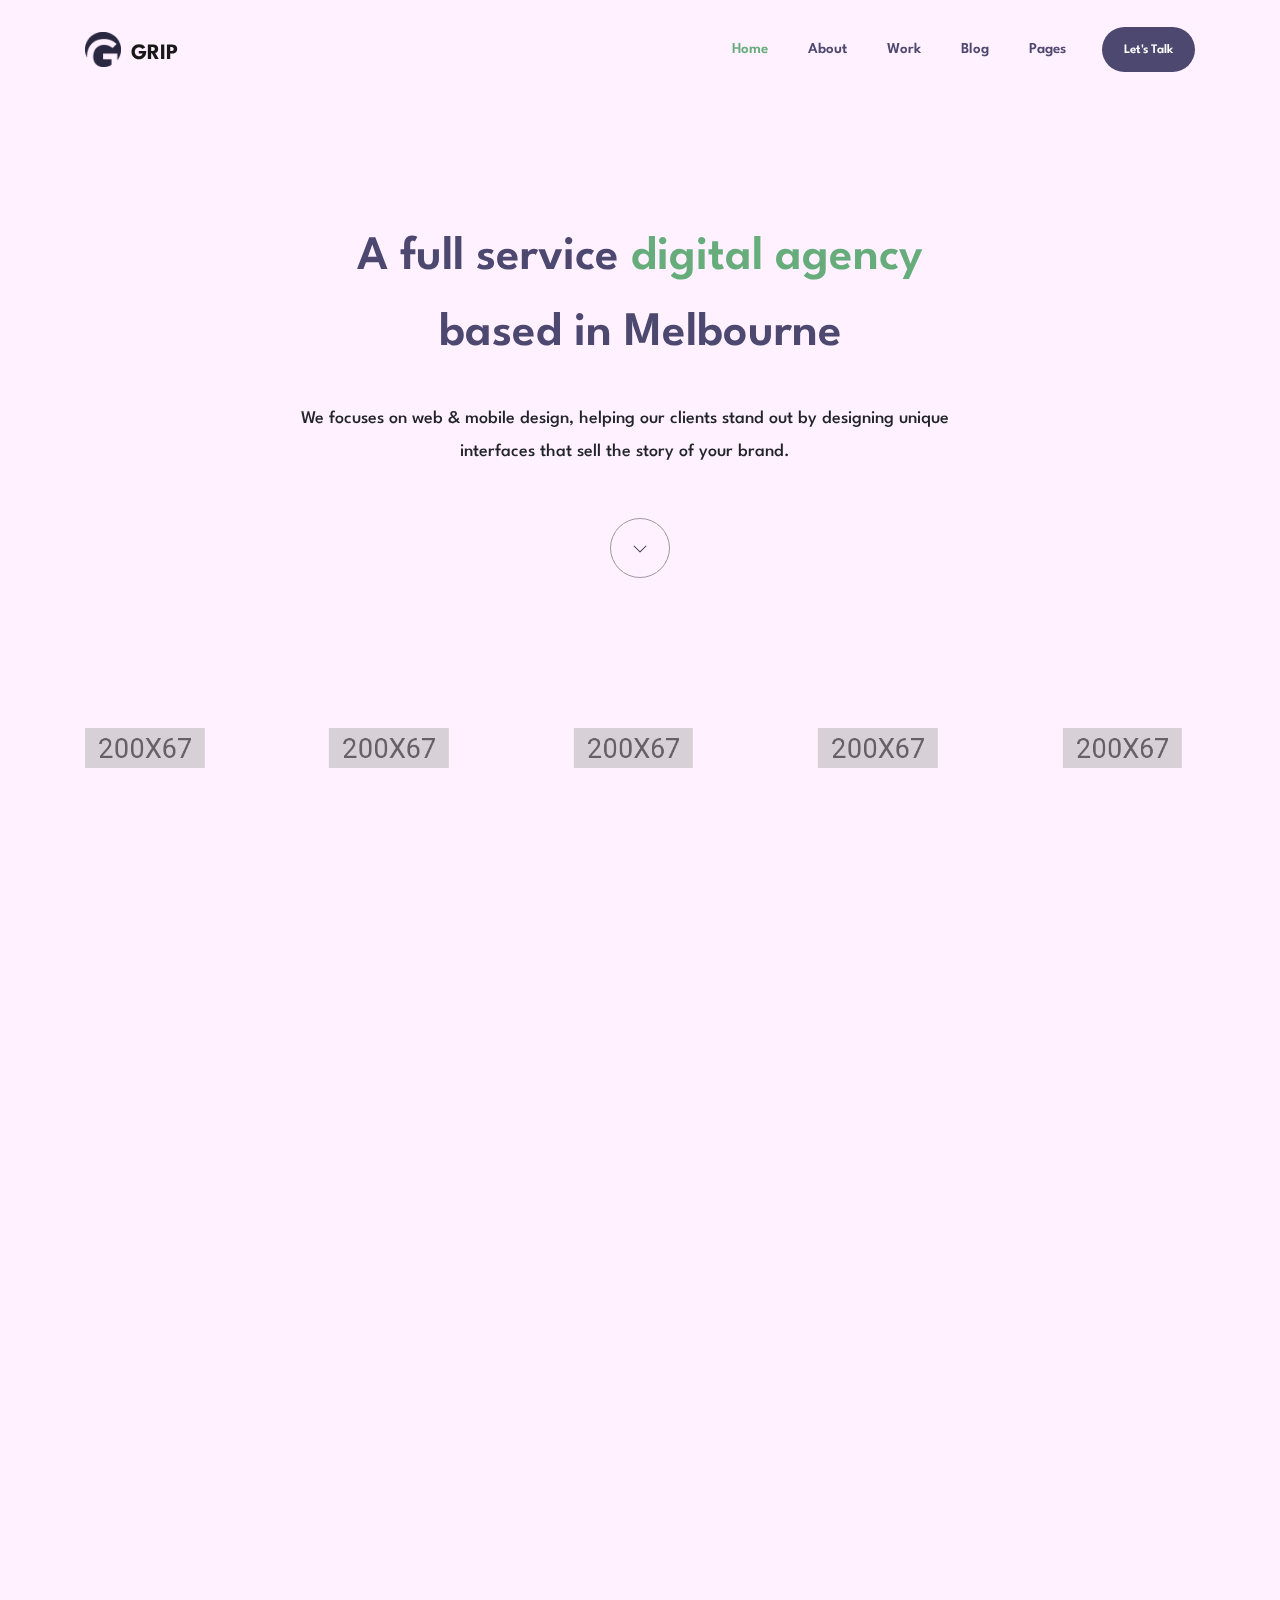
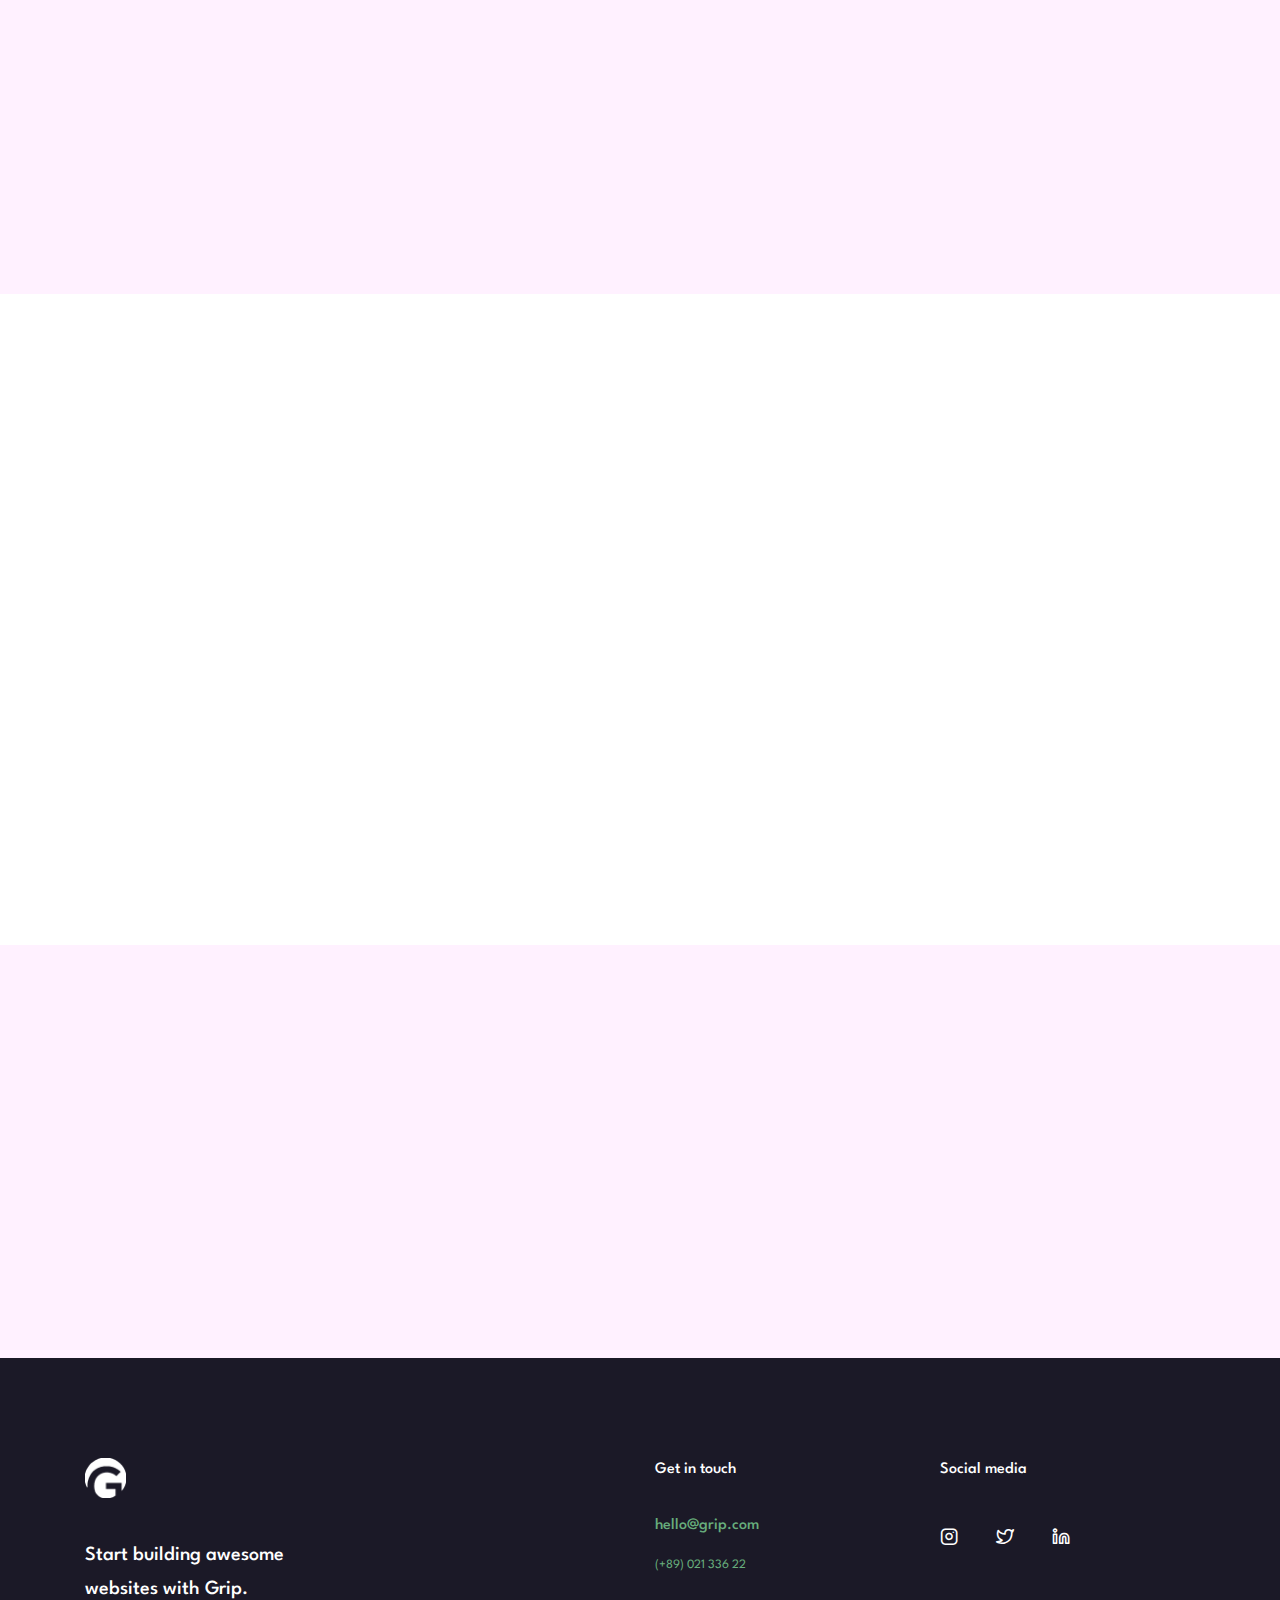
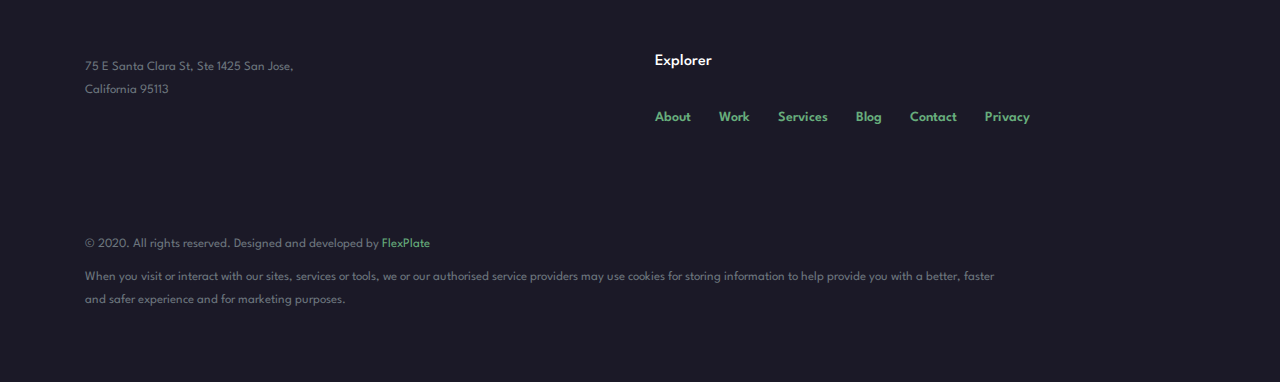
<file: main-files/index-02.html>
<!DOCTYPE html>
<html lang="en">
<head>
    <!-- Title -->
    <title>Grip - Agency & Portfolio HTML Template</title>

    <!-- Required Meta Tags -->
    <meta charset="utf-8">
    <meta name="viewport" content="width=device-width, initial-scale=1, shrink-to-fit=no">

    <!-- Favicon -->
    <link href="img/favicon.svg" type="image/svg" rel="icon">

    <!-- All CSS Files -->
    <link rel="stylesheet" href="css/plugins.min.css">
    <link rel="stylesheet" href="css/main.css">
</head>
<body id="top" class="bg-soft-pink">
    <header class="grip-header">
        <div class="container">
            <div class="row">
                <div class="col-md-12">
                    <nav class="navbar navbar-expand-lg navbar-light">
                        <a class="navbar-brand" href="index-02.html"><img src="img/logo.png" alt=""> <span>grip</span></a>
                        <!-- end of logo -->
                        <button class="navbar-toggler" type="button" data-toggle="collapse" data-target="#navTrigger" aria-controls="navTrigger" aria-expanded="false" aria-label="Toggle navigation"><span class="show fe fe-menu"></span><span class="hidden fe fe-x"></span></button>

                        <div class="collapse navbar-collapse" id="navTrigger">
                            <ul class="navbar-nav ml-auto">
                                <li class="nav-item dropdown">
                                    <a class="nav-link active dropdown-toggle" href="#!" id="navbarDropdown" role="button" data-toggle="dropdown" aria-haspopup="true" aria-expanded="false">Home</a>
                                    <div class="dropdown-menu" aria-labelledby="navbarDropdown">
                                        <a class="dropdown-item" href="index.html">Agency 01</a>
                                        <a class="dropdown-item" href="index-02.html">Agency 02</a>
                                        <a class="dropdown-item" href="index-03.html">Portfolio</a>
                                        <a class="dropdown-item" href="index-04.html">Personal</a>
                                    </div>
                                </li>
                                <li class="nav-item">
                                    <a class="nav-link" href="about.html">About</a>
                                </li>
                                <li class="nav-item">
                                    <a class="nav-link" href="work.html">Work</a>
                                </li>
                                <li class="nav-item">
                                    <a class="nav-link" href="blog.html">Blog</a>
                                </li>
                                <li class="nav-item dropdown">
                                    <a class="nav-link dropdown-toggle" href="#!" id="navbarDropdown" role="button" data-toggle="dropdown" aria-haspopup="true" aria-expanded="false">Pages</a>
                                    <div class="dropdown-menu dropdown-column" aria-labelledby="navbarDropdown">
                                        <div class="row no-gutters">
                                            <div class="col-lg-6">
                                                <a class="dropdown-item" href="team.html">Team</a>
                                                <a class="dropdown-item" href="service.html">Services</a>
                                                <a class="dropdown-item" href="partners.html">Partners</a>
                                                <a class="dropdown-item" href="case-study.html">Case Stydy</a>
                                                <a class="dropdown-item" href="blog-details.html">Blog Details</a>
                                            </div>
                                            <div class="col-lg-6">
                                                <a class="dropdown-item" href="pricing.html">Pricing</a>
                                                <a class="dropdown-item" href="faq.html">FAQ</a>
                                                <a class="dropdown-item" href="404.html">Error 404</a>
                                                <a class="dropdown-item" href="privacy.html">Privacy &amp; Policy</a>
                                                <a class="dropdown-item" href="typography.html">Typography</a>
                                            </div>
                                        </div>
                                    </div>
                                </li>
                            </ul>
                            <div class="d-inline ml-0 ml-lg-3 my-2 my-lg-0">
                                <a class="butn butn-sm" href="contact.html">Let's talk</a>
                            </div>
                        </div>
                    </nav>                    
                </div>
            </div>
        </div>
    </header>
    <!-- end of header -->

    <section class="banner-wrapper">
        <div class="container">
            <div class="row justify-content-center text-center">
                <div class="col-lg-8">
                    <div class="block" data-aos="fade-in">
                        <h2 class="d-inline d-md-block">A full service <span class="text-marked">digital agency</span></h2>
                        <h2 class="d-block d-sm-inline d-md-block"> based in Melbourne</h2>
                        <p class="mt-30 set-max-width">We focuses on web & mobile design, helping our clients stand out by designing unique interfaces that sell the story of your brand.</p>

                        <a class="scroll-to-anim mt-50 scroll-bottom border rounded-circle text-dark" href="#about"><svg width="1em" height="1em" viewBox="0 0 16 16" class="bi bi-chevron-down" fill="currentColor" xmlns="http://www.w3.org/2000/svg"><path fill-rule="evenodd" d="M1.646 4.646a.5.5 0 0 1 .708 0L8 10.293l5.646-5.647a.5.5 0 0 1 .708.708l-6 6a.5.5 0 0 1-.708 0l-6-6a.5.5 0 0 1 0-.708z"/></svg></a>
                    </div>
                    <!-- end of banner-block -->
                </div>
            </div>
        </div>
    </section>
    <!-- end of banner-wrapper -->

    <div class="wrapper partners-wrapper pt-0" data-aos="fade-in">
        <div class="container">
            <div class="row">
                <div class="col-12 partner-carousel">
                    <img src="img/clients/slack.png" alt="brand">
                    <img src="img/clients/airbnb.png" alt="brand">
                    <img src="img/clients/google.png" alt="brand">
                    <img src="img/clients/samsung.png" alt="brand">
                    <img src="img/clients/spotify.png" alt="brand">
                    <img src="img/clients/lenovo.png" alt="brand">
                    <img src="img/clients/paypal.png" alt="brand">
                    <img src="img/clients/amazon.png" alt="brand">
                </div>
            </div>
        </div>
    </div>
    <!-- end of partners-wrapper -->

    <section class="html5-video position-relative">
        <div class="container">
            <div class="row">
                <div class="col" data-aos="fade-in">
                    <video class="w-100 rounded-lg shadow-lg" src="video/about-video.mp4" type="video/mp4" autoplay="" loop=""></video>
                    <!-- end of video -->
                    
                    <div class="sound-control">
                        <svg width="1em" height="1em" viewBox="0 0 16 16" class="volume-up" fill="currentColor" xmlns="http://www.w3.org/2000/svg"><path d="M11.536 14.01A8.473 8.473 0 0 0 14.026 8a8.473 8.473 0 0 0-2.49-6.01l-.708.707A7.476 7.476 0 0 1 13.025 8c0 2.071-.84 3.946-2.197 5.303l.708.707z"/><path d="M10.121 12.596A6.48 6.48 0 0 0 12.025 8a6.48 6.48 0 0 0-1.904-4.596l-.707.707A5.483 5.483 0 0 1 11.025 8a5.483 5.483 0 0 1-1.61 3.89l.706.706z"/><path d="M8.707 11.182A4.486 4.486 0 0 0 10.025 8a4.486 4.486 0 0 0-1.318-3.182L8 5.525A3.489 3.489 0 0 1 9.025 8 3.49 3.49 0 0 1 8 10.475l.707.707z"/><path fill-rule="evenodd" d="M6.717 3.55A.5.5 0 0 1 7 4v8a.5.5 0 0 1-.812.39L3.825 10.5H1.5A.5.5 0 0 1 1 10V6a.5.5 0 0 1 .5-.5h2.325l2.363-1.89a.5.5 0 0 1 .529-.06z"/></svg>
                        <svg width="1em" height="1em" viewBox="0 0 16 16" class="volume-mute" fill="currentColor" xmlns="http://www.w3.org/2000/svg"><path fill-rule="evenodd" d="M6.717 3.55A.5.5 0 0 1 7 4v8a.5.5 0 0 1-.812.39L3.825 10.5H1.5A.5.5 0 0 1 1 10V6a.5.5 0 0 1 .5-.5h2.325l2.363-1.89a.5.5 0 0 1 .529-.06zm7.137 2.096a.5.5 0 0 1 0 .708l-4 4a.5.5 0 0 1-.708-.708l4-4a.5.5 0 0 1 .708 0z"/><path fill-rule="evenodd" d="M9.146 5.646a.5.5 0 0 0 0 .708l4 4a.5.5 0 0 0 .708-.708l-4-4a.5.5 0 0 0-.708 0z"/></svg>
                    </div>
                    <!-- end of sound-control -->
                </div>
            </div>
        </div>
    </section>
    <!-- end of html5-video-wrapper -->

    <section id="about" class="about-wrapper pt-100">
        <div class="container border-bottom pb-100">
            <div class="row justify-content-between" data-aos="fade-in">
                <div class="col-lg-6">
                    <h2 class="section-title mb-30">About Us</h2>
                    <p class="lead">As a full-service digital agency, we work closely with our clients to define, design and develop transformative user experiences across all platforms and brand’s touchpoints.</p>
                    <a class="butn butn-light mt-50" href="about.html">Our Services <span class="fe fe-arrow-up-right"></span></a>
                </div>
                <div class="col-lg-5 mt-5 mt-lg-0">
                    <div class="row">
                        <div class="col-6">
                            <div class="counter-item mb-5">
                                <span class="js-counter">3000</span><span>+</span>
                                <p>Happy customers</p>
                            </div>
                            <!-- counter-item -->
                        </div>
                        <div class="col-6">
                            <div class="counter-item mb-5 mb-md-0">
                                <span class="js-counter">250</span><span>+</span>
                                <p>Completed projects</p>
                            </div>
                            <!-- counter-item --> 
                        </div>
                        <div class="col-md-12">
                            <ul>
                                <li class="icon-list-item">
                                    <span class="icon rounded-circle"><i class="fe fe-check"></i></span>
                                    <strong class="d-block">Lifetime free update.</strong>
                                    You will get all feature update of Grip for absolutely free.
                                </li>
                                <li class="icon-list-item mt-30">
                                    <span class="icon rounded-circle"><i class="fe fe-check"></i></span>
                                    <strong class="d-block">Customer Support.</strong>
                                    Grip team provide 24/7 best customer support.
                                </li>
                            </ul>
                        </div>
                    </div>
                </div>
            </div>
        </div>
    </section>
    <!-- end of about wrapper -->

    <section id="works" class="wrapper work-wrapper" data-aos="fade-in">
        <div class="container zoom-image">
            <div class="row">
                <div class="col-md-12">
                    <h2 class="section-title">Recent Works</h2>

                    <div class="work-filters mt-30 mb-30">
                        <button class="active bg-transparent border-0 p-0 text-uppercase" data-filter="*">all</button>
                        <button class="bg-transparent border-0 p-0 text-uppercase" data-filter=".design" class="">Design</button>
                        <button class="bg-transparent border-0 p-0 text-uppercase" data-filter=".develop" class="">Development</button>
                        <button class="bg-transparent border-0 p-0 text-uppercase" data-filter=".branding" class="">Branding</button>
                    </div>
                </div>
            </div>
            <div class="row mesonary-filter">
                <div class="col-lg-4 col-md-6 develop">
                    <a class="zoom-image-item text-dark d-block hover-3d mt-30" data-effect="mfp-move-horizontal" href="img/works/grid-3-col/01.jpg">
                        <div class="img-mask rounded-lg">
                            <img class="img-fluid" src="img/works/grid-3-col/01.jpg" alt="image description">
                            <span class="img-icon img-icon-center d-inline-block rounded-circle position-absolute text-light text-center fe fe-plus"></span>
                        </div>
                        <div class="bg-white rounded-lg p-4 mt-2">
                            <small class="d-block text-uppercase text-muted mb-10">develop</small>
                            <h5 class="font-w-700">The Beymen</h5>
                        </div>
                    </a>
                </div>
                <!-- end of work-item -->

                <div class="col-lg-4 col-md-6 design">
                    <a class="zoom-image-item text-dark d-block hover-3d mt-30" data-effect="mfp-move-horizontal" href="img/works/grid-3-col/02.jpg">
                        <div class="img-mask rounded-lg">
                            <img class="img-fluid" src="img/works/grid-3-col/02.jpg" alt="image description">
                            <span class="img-icon img-icon-center d-inline-block rounded-circle position-absolute text-light text-center fe fe-plus"></span>
                        </div>
                        <div class="bg-white rounded-lg p-4 mt-2">
                            <small class="d-block text-uppercase text-muted mb-10">design</small>
                            <h5 class="font-w-700">Invisible Letter</h5>
                        </div>
                    </a>
                </div>
                <!-- end of work-item -->

                <div class="col-lg-4 col-md-6 branding">
                    <a class="zoom-image-item text-dark d-block hover-3d mt-30" data-effect="mfp-move-horizontal" href="img/works/grid-3-col/06.jpg">
                        <div class="img-mask rounded-lg">
                            <img class="img-fluid" src="img/works/grid-3-col/06.jpg" alt="image description">
                            <span class="img-icon img-icon-center d-inline-block rounded-circle position-absolute text-light text-center fe fe-plus"></span>
                        </div>
                        <div class="bg-white rounded-lg p-4 mt-2">
                            <small class="d-block text-uppercase text-muted mb-10">branding</small>
                            <h5 class="font-w-700">Cup of tee</h5>
                        </div>
                    </a>
                </div>
                <!-- end of work-item -->

                <div class="col-lg-4 col-md-6 design">
                    <a class="zoom-image-item text-dark d-block hover-3d mt-30" data-effect="mfp-move-horizontal" href="img/works/grid-3-col/03.jpg">
                        <div class="img-mask rounded-lg">
                            <img class="img-fluid" src="img/works/grid-3-col/03.jpg" alt="image description">
                            <span class="img-icon img-icon-center d-inline-block rounded-circle position-absolute text-light text-center fe fe-plus"></span>
                        </div>
                        <div class="bg-white rounded-lg p-4 mt-2">
                            <small class="d-block text-uppercase text-muted mb-10">design</small>
                            <h5 class="font-w-700">The Greenify</h5>
                        </div>
                    </a>
                </div>
                <!-- end of work-item -->

                <div class="col-lg-4 col-md-6 branding">
                    <a class="zoom-image-item text-dark d-block hover-3d mt-30" data-effect="mfp-move-horizontal" href="img/works/grid-3-col/05.jpg">
                        <div class="img-mask rounded-lg">
                            <img class="img-fluid" src="img/works/grid-3-col/05.jpg" alt="image description">
                            <span class="img-icon img-icon-center d-inline-block rounded-circle position-absolute text-light text-center fe fe-plus"></span>
                        </div>
                        <div class="bg-white rounded-lg p-4 mt-2">
                            <small class="d-block text-uppercase text-muted mb-10">branding</small>
                            <h5 class="font-w-700">High Storey</h5>
                        </div>
                    </a>
                </div>
                <!-- end of work-item -->

                <div class="col-lg-4 col-md-6 develop">
                    <a class="zoom-image-item text-dark d-block hover-3d mt-30" data-effect="mfp-move-horizontal" href="img/works/grid-3-col/04.jpg">
                        <div class="img-mask rounded-lg">
                            <img class="img-fluid" src="img/works/grid-3-col/04.jpg" alt="image description">
                            <span class="img-icon img-icon-center d-inline-block rounded-circle position-absolute text-light text-center fe fe-plus"></span>
                        </div>
                        <div class="bg-white rounded-lg p-4 mt-2">
                            <small class="d-block text-uppercase text-muted mb-10">develop</small>
                            <h5 class="font-w-700">The Mermaid</h5>
                        </div>
                    </a>
                </div>
                <!-- end of work-item -->
            </div>
            <div class="row">
                <div class="col-md-12 text-center">
                    <a class="butn mt-100" href="work.html">See all works <span class="fe fe-arrow-up-right"></span></a>
                    <!-- all works link button -->
                </div>
            </div>
        </div>
    </section>
    <!-- end of work-wrapper -->

    <section class="wrapper testimonial-wrapper bg-white">
        <div class="container">
            <div class="row">
                <div class="col-md-12 text-center" data-aos="fade-in">
                    <h2 class="section-title mb-20"><span class="text-marked">Loved by around</span> the globe_</h2>
                </div>
            </div>
            <div class="row justify-content-center" data-aos="fade-in" data-aos-delay="150">
                <div class="col-md-7 mt-50">
                    <div class="testimonial-carousel">
                        <div class="testimonial-item text-center">
                            <div class="rating-context bg-soft-pink rounded-lg mb-4">
                                <svg width="1em" height="1em" viewBox="0 0 16 16" class="text-marked" fill="currentColor" xmlns="http://www.w3.org/2000/svg"><path fill-rule="evenodd" d="M14 1H2a1 1 0 0 0-1 1v8a1 1 0 0 0 1 1h2.5a2 2 0 0 1 1.6.8L8 14.333 9.9 11.8a2 2 0 0 1 1.6-.8H14a1 1 0 0 0 1-1V2a1 1 0 0 0-1-1zM2 0a2 2 0 0 0-2 2v8a2 2 0 0 0 2 2h2.5a1 1 0 0 1 .8.4l1.9 2.533a1 1 0 0 0 1.6 0l1.9-2.533a1 1 0 0 1 .8-.4H14a2 2 0 0 0 2-2V2a2 2 0 0 0-2-2H2z"/><path fill-rule="evenodd" d="M7.066 4.76A1.665 1.665 0 0 0 4 5.668a1.667 1.667 0 0 0 2.561 1.406c-.131.389-.375.804-.777 1.22a.417.417 0 1 0 .6.58c1.486-1.54 1.293-3.214.682-4.112zm4 0A1.665 1.665 0 0 0 8 5.668a1.667 1.667 0 0 0 2.561 1.406c-.131.389-.375.804-.777 1.22a.417.417 0 1 0 .6.58c1.486-1.54 1.293-3.214.682-4.112z"/></svg>                            
                                <p>Is an incredible starting point for your Design System and a great way to start design fast. It's very Smart Layout ready to launch. Very easy to customize any section.</p>
                            </div>
                            <div>
                                <p class="rating-author d-block">Martijeet Cuppen</p>
                                <strong class="rating-value">5.0</strong>
                                <span class="text-warning">
                                    <svg width="1em" height="1em" viewBox="0 0 16 16" class="bi bi-star-fill" fill="currentColor" xmlns="http://www.w3.org/2000/svg"><path d="M3.612 15.443c-.386.198-.824-.149-.746-.592l.83-4.73L.173 6.765c-.329-.314-.158-.888.283-.95l4.898-.696L7.538.792c.197-.39.73-.39.927 0l2.184 4.327 4.898.696c.441.062.612.636.283.95l-3.523 3.356.83 4.73c.078.443-.36.79-.746.592L8 13.187l-4.389 2.256z"/></svg>
                                    <svg width="1em" height="1em" viewBox="0 0 16 16" class="bi bi-star-fill" fill="currentColor" xmlns="http://www.w3.org/2000/svg"><path d="M3.612 15.443c-.386.198-.824-.149-.746-.592l.83-4.73L.173 6.765c-.329-.314-.158-.888.283-.95l4.898-.696L7.538.792c.197-.39.73-.39.927 0l2.184 4.327 4.898.696c.441.062.612.636.283.95l-3.523 3.356.83 4.73c.078.443-.36.79-.746.592L8 13.187l-4.389 2.256z"/></svg>
                                    <svg width="1em" height="1em" viewBox="0 0 16 16" class="bi bi-star-fill" fill="currentColor" xmlns="http://www.w3.org/2000/svg"><path d="M3.612 15.443c-.386.198-.824-.149-.746-.592l.83-4.73L.173 6.765c-.329-.314-.158-.888.283-.95l4.898-.696L7.538.792c.197-.39.73-.39.927 0l2.184 4.327 4.898.696c.441.062.612.636.283.95l-3.523 3.356.83 4.73c.078.443-.36.79-.746.592L8 13.187l-4.389 2.256z"/></svg>
                                    <svg width="1em" height="1em" viewBox="0 0 16 16" class="bi bi-star-fill" fill="currentColor" xmlns="http://www.w3.org/2000/svg"><path d="M3.612 15.443c-.386.198-.824-.149-.746-.592l.83-4.73L.173 6.765c-.329-.314-.158-.888.283-.95l4.898-.696L7.538.792c.197-.39.73-.39.927 0l2.184 4.327 4.898.696c.441.062.612.636.283.95l-3.523 3.356.83 4.73c.078.443-.36.79-.746.592L8 13.187l-4.389 2.256z"/></svg>
                                    <svg width="1em" height="1em" viewBox="0 0 16 16" class="bi bi-star-fill" fill="currentColor" xmlns="http://www.w3.org/2000/svg"><path d="M3.612 15.443c-.386.198-.824-.149-.746-.592l.83-4.73L.173 6.765c-.329-.314-.158-.888.283-.95l4.898-.696L7.538.792c.197-.39.73-.39.927 0l2.184 4.327 4.898.696c.441.062.612.636.283.95l-3.523 3.356.83 4.73c.078.443-.36.79-.746.592L8 13.187l-4.389 2.256z"/></svg>
                                </span>
                            </div>
                        </div>
                        <!-- end of testimonial-item -->

                        <div class="testimonial-item text-center">
                            <div class="rating-context bg-soft-pink rounded-lg mb-4">
                                <svg width="1em" height="1em" viewBox="0 0 16 16" class="text-marked" fill="currentColor" xmlns="http://www.w3.org/2000/svg"><path fill-rule="evenodd" d="M14 1H2a1 1 0 0 0-1 1v8a1 1 0 0 0 1 1h2.5a2 2 0 0 1 1.6.8L8 14.333 9.9 11.8a2 2 0 0 1 1.6-.8H14a1 1 0 0 0 1-1V2a1 1 0 0 0-1-1zM2 0a2 2 0 0 0-2 2v8a2 2 0 0 0 2 2h2.5a1 1 0 0 1 .8.4l1.9 2.533a1 1 0 0 0 1.6 0l1.9-2.533a1 1 0 0 1 .8-.4H14a2 2 0 0 0 2-2V2a2 2 0 0 0-2-2H2z"/><path fill-rule="evenodd" d="M7.066 4.76A1.665 1.665 0 0 0 4 5.668a1.667 1.667 0 0 0 2.561 1.406c-.131.389-.375.804-.777 1.22a.417.417 0 1 0 .6.58c1.486-1.54 1.293-3.214.682-4.112zm4 0A1.665 1.665 0 0 0 8 5.668a1.667 1.667 0 0 0 2.561 1.406c-.131.389-.375.804-.777 1.22a.417.417 0 1 0 .6.58c1.486-1.54 1.293-3.214.682-4.112z"/></svg>                            
                                <p>Is an incredible starting point for your Design System and a greatest way to start design fast. Easy to add or remove contents. Smart Layout ready to launch.</p>
                            </div>
                            <div>
                                <p class="rating-author d-block">Protick L. Hauke</p>
                                <strong class="rating-value">5.0</strong>
                                <span class="text-warning">
                                    <svg width="1em" height="1em" viewBox="0 0 16 16" class="bi bi-star-fill" fill="currentColor" xmlns="http://www.w3.org/2000/svg"><path d="M3.612 15.443c-.386.198-.824-.149-.746-.592l.83-4.73L.173 6.765c-.329-.314-.158-.888.283-.95l4.898-.696L7.538.792c.197-.39.73-.39.927 0l2.184 4.327 4.898.696c.441.062.612.636.283.95l-3.523 3.356.83 4.73c.078.443-.36.79-.746.592L8 13.187l-4.389 2.256z"/></svg>
                                    <svg width="1em" height="1em" viewBox="0 0 16 16" class="bi bi-star-fill" fill="currentColor" xmlns="http://www.w3.org/2000/svg"><path d="M3.612 15.443c-.386.198-.824-.149-.746-.592l.83-4.73L.173 6.765c-.329-.314-.158-.888.283-.95l4.898-.696L7.538.792c.197-.39.73-.39.927 0l2.184 4.327 4.898.696c.441.062.612.636.283.95l-3.523 3.356.83 4.73c.078.443-.36.79-.746.592L8 13.187l-4.389 2.256z"/></svg>
                                    <svg width="1em" height="1em" viewBox="0 0 16 16" class="bi bi-star-fill" fill="currentColor" xmlns="http://www.w3.org/2000/svg"><path d="M3.612 15.443c-.386.198-.824-.149-.746-.592l.83-4.73L.173 6.765c-.329-.314-.158-.888.283-.95l4.898-.696L7.538.792c.197-.39.73-.39.927 0l2.184 4.327 4.898.696c.441.062.612.636.283.95l-3.523 3.356.83 4.73c.078.443-.36.79-.746.592L8 13.187l-4.389 2.256z"/></svg>
                                    <svg width="1em" height="1em" viewBox="0 0 16 16" class="bi bi-star-fill" fill="currentColor" xmlns="http://www.w3.org/2000/svg"><path d="M3.612 15.443c-.386.198-.824-.149-.746-.592l.83-4.73L.173 6.765c-.329-.314-.158-.888.283-.95l4.898-.696L7.538.792c.197-.39.73-.39.927 0l2.184 4.327 4.898.696c.441.062.612.636.283.95l-3.523 3.356.83 4.73c.078.443-.36.79-.746.592L8 13.187l-4.389 2.256z"/></svg>
                                    <svg width="1em" height="1em" viewBox="0 0 16 16" class="bi bi-star-fill" fill="currentColor" xmlns="http://www.w3.org/2000/svg"><path d="M3.612 15.443c-.386.198-.824-.149-.746-.592l.83-4.73L.173 6.765c-.329-.314-.158-.888.283-.95l4.898-.696L7.538.792c.197-.39.73-.39.927 0l2.184 4.327 4.898.696c.441.062.612.636.283.95l-3.523 3.356.83 4.73c.078.443-.36.79-.746.592L8 13.187l-4.389 2.256z"/></svg>
                                </span>
                            </div>
                        </div>
                        <!-- end of testimonial-item -->

                        <div class="testimonial-item text-center">
                            <div class="rating-context bg-soft-pink rounded-lg mb-4">
                                <svg width="1em" height="1em" viewBox="0 0 16 16" class="text-marked" fill="currentColor" xmlns="http://www.w3.org/2000/svg"><path fill-rule="evenodd" d="M14 1H2a1 1 0 0 0-1 1v8a1 1 0 0 0 1 1h2.5a2 2 0 0 1 1.6.8L8 14.333 9.9 11.8a2 2 0 0 1 1.6-.8H14a1 1 0 0 0 1-1V2a1 1 0 0 0-1-1zM2 0a2 2 0 0 0-2 2v8a2 2 0 0 0 2 2h2.5a1 1 0 0 1 .8.4l1.9 2.533a1 1 0 0 0 1.6 0l1.9-2.533a1 1 0 0 1 .8-.4H14a2 2 0 0 0 2-2V2a2 2 0 0 0-2-2H2z"/><path fill-rule="evenodd" d="M7.066 4.76A1.665 1.665 0 0 0 4 5.668a1.667 1.667 0 0 0 2.561 1.406c-.131.389-.375.804-.777 1.22a.417.417 0 1 0 .6.58c1.486-1.54 1.293-3.214.682-4.112zm4 0A1.665 1.665 0 0 0 8 5.668a1.667 1.667 0 0 0 2.561 1.406c-.131.389-.375.804-.777 1.22a.417.417 0 1 0 .6.58c1.486-1.54 1.293-3.214.682-4.112z"/></svg>                            
                                <p>Easy to add or remove contents. Is an incredible starting point for your Design System and a great way to start design fast. It's very Smart Layout ready to launch.</p>
                            </div>
                            <div>
                                <p class="rating-author d-block">Hassnat Poulian</p>
                                <strong class="rating-value">4.0</strong>
                                <span class="text-warning">
                                    <svg width="1em" height="1em" viewBox="0 0 16 16" class="bi bi-star-fill" fill="currentColor" xmlns="http://www.w3.org/2000/svg"><path d="M3.612 15.443c-.386.198-.824-.149-.746-.592l.83-4.73L.173 6.765c-.329-.314-.158-.888.283-.95l4.898-.696L7.538.792c.197-.39.73-.39.927 0l2.184 4.327 4.898.696c.441.062.612.636.283.95l-3.523 3.356.83 4.73c.078.443-.36.79-.746.592L8 13.187l-4.389 2.256z"/></svg>
                                    <svg width="1em" height="1em" viewBox="0 0 16 16" class="bi bi-star-fill" fill="currentColor" xmlns="http://www.w3.org/2000/svg"><path d="M3.612 15.443c-.386.198-.824-.149-.746-.592l.83-4.73L.173 6.765c-.329-.314-.158-.888.283-.95l4.898-.696L7.538.792c.197-.39.73-.39.927 0l2.184 4.327 4.898.696c.441.062.612.636.283.95l-3.523 3.356.83 4.73c.078.443-.36.79-.746.592L8 13.187l-4.389 2.256z"/></svg>
                                    <svg width="1em" height="1em" viewBox="0 0 16 16" class="bi bi-star-fill" fill="currentColor" xmlns="http://www.w3.org/2000/svg"><path d="M3.612 15.443c-.386.198-.824-.149-.746-.592l.83-4.73L.173 6.765c-.329-.314-.158-.888.283-.95l4.898-.696L7.538.792c.197-.39.73-.39.927 0l2.184 4.327 4.898.696c.441.062.612.636.283.95l-3.523 3.356.83 4.73c.078.443-.36.79-.746.592L8 13.187l-4.389 2.256z"/></svg>
                                    <svg width="1em" height="1em" viewBox="0 0 16 16" class="bi bi-star-fill" fill="currentColor" xmlns="http://www.w3.org/2000/svg"><path d="M3.612 15.443c-.386.198-.824-.149-.746-.592l.83-4.73L.173 6.765c-.329-.314-.158-.888.283-.95l4.898-.696L7.538.792c.197-.39.73-.39.927 0l2.184 4.327 4.898.696c.441.062.612.636.283.95l-3.523 3.356.83 4.73c.078.443-.36.79-.746.592L8 13.187l-4.389 2.256z"/></svg>
                                </span>
                            </div>
                        </div>
                        <!-- end of testimonial-item -->
                    </div>
                </div>
            </div>
        </div>
    </section>
    <!-- end of testimonial-wrapper -->

    <section class="wrapper cta-wrapper bg-cover overlay" data-aos="fade-in" style="background-image: url(img/pattern-bg.jpg);">
        <div class="container">
            <div class="bg-white rounded-lg px-4 py-5 p-sm-5">
                <div class="row align-items-center">
                    <div class="col-md-8">
                        <h3 class="display-5">Let's make something great together.</h3>
                        <p class="text-muted mt-2">We will provide 24/7 free lifetime support.</p>
                    </div>
                    <div class="col-md-4 text-left text-md-right mt-35 mt-md-0">
                        <a class="butn" href="contact.html">Contact <span class="fe fe-arrow-up-right"></span></a>
                    </div>
                </div>
            </div>
        </div>
        <div class="container text-center mt-10">
            <div class="row" data-aos="fade-in" data-aos-delay="100">
                <div class="col-md-12">
                    <small>Looking for pricing? Plans start at $250/year. <a class="line-link" href="pricing.html">See Plans <span class="fe fe-arrow-up-right"></span></a></small>
                </div>
            </div>
        </div>
    </section>
    <!-- end of cta-wrapper -->

    <footer class="wrapper bg-dark-purple text-white">
        <div class="container">
            <div class="row justify-content-between">
                <div class="col-lg-3 col-md-4 mb-70 mb-md-0">
                    <img class="footer-logo mb-40" src="img/logo-light.png" alt="">
                    <h5>Start building awesome websites with Grip.</h5>
                    <p class="text-muted mt-50 small">75 E Santa Clara St, Ste 1425 San Jose, California 95113</p>
                </div>
                <div class="col-lg-6 col-md-7">
                    <div class="row">
                        <div class="col-6">
                            <h6 class="mb-30">Get in touch</h6>
                            <ul class="mb-70">
                                <li><a href="mailto:hello@grip.com" class="line-link mb-10">hello@grip.com</a></li>
                                <li><a href="tel:+8902133622" class="line-link small">(+89) 021 336 22</a></li>
                            </ul>
                        </div>
                        <div class="col-6">
                            <h6 class="mb-30">Social media</h6>
                            <div class="social-links mb-70">
                                <a href="#!" class="text-white"><span class="fe fe-instagram"></span></a>
                                <a href="#!" class="text-white"><span class="fe fe-twitter"></span></a>
                                <a href="#!" class="text-white"><span class="fe fe-linkedin"></span></a>
                            </div>
                            <!-- end of social-links -->
                        </div>
                        <div class="col-sm-12">
                            <h6 class="mb-30">Explorer</h6>
                            <ul class="list-inline footer-nav">
                                <li class="list-inline-item">
                                    <a href="about.html" class="line-link mr-3">About</a>
                                </li>
                                <li class="list-inline-item">
                                    <a href="work.html" class="line-link mr-3">Work</a>
                                </li>
                                <li class="list-inline-item">
                                    <a href="service.html" class="line-link mr-3">Services</a>
                                </li>
                                <li class="list-inline-item">
                                    <a href="blog.html" class="line-link mr-3">Blog</a>
                                </li>
                                <li class="list-inline-item">
                                    <a href="contact.html" class="line-link mr-3">Contact</a>
                                </li>
                                <li class="list-inline-item">
                                    <a href="privacy.html" class="line-link mr-3">Privacy</a>
                                </li>
                            </ul>
                        </div>
                    </div>
                </div>
            </div>
        </div>
    </footer>
    <!-- end of footer -->
    <div class="footer-bottom pb-70 bg-dark-purple">
        <div class="container">
            <div class="row align-items-end">
                <div class="col-12 col-md-10">
                    <p class="text-muted small">&copy; 2020. All rights reserved. Designed and developed by <a href="#!" class="line-link">FlexPlate</a></p>
                    <p class="text-muted small mt-10">When you visit or interact with our sites, services or tools, we or our authorised service providers may use cookies for storing information to help provide you with a better, faster and safer experience and for marketing purposes.</p>
                </div>
            </div>
        </div>
        <a href="#top" class="scroll-to-anim scroll-top text-white rounded-circle text-center"><span class="fe fe-chevron-up"></span></a>
        <!-- end of scroll-top -->
    </div>
    <!-- end of footer-bottom -->

    <!-- All JS Files -->
    <script src="js/jquery-3.4.1.min.js"></script>
    <script src="js/plugins.min.js"></script>
    <script src="js/app.js"></script>
</body>
</html>
</file>
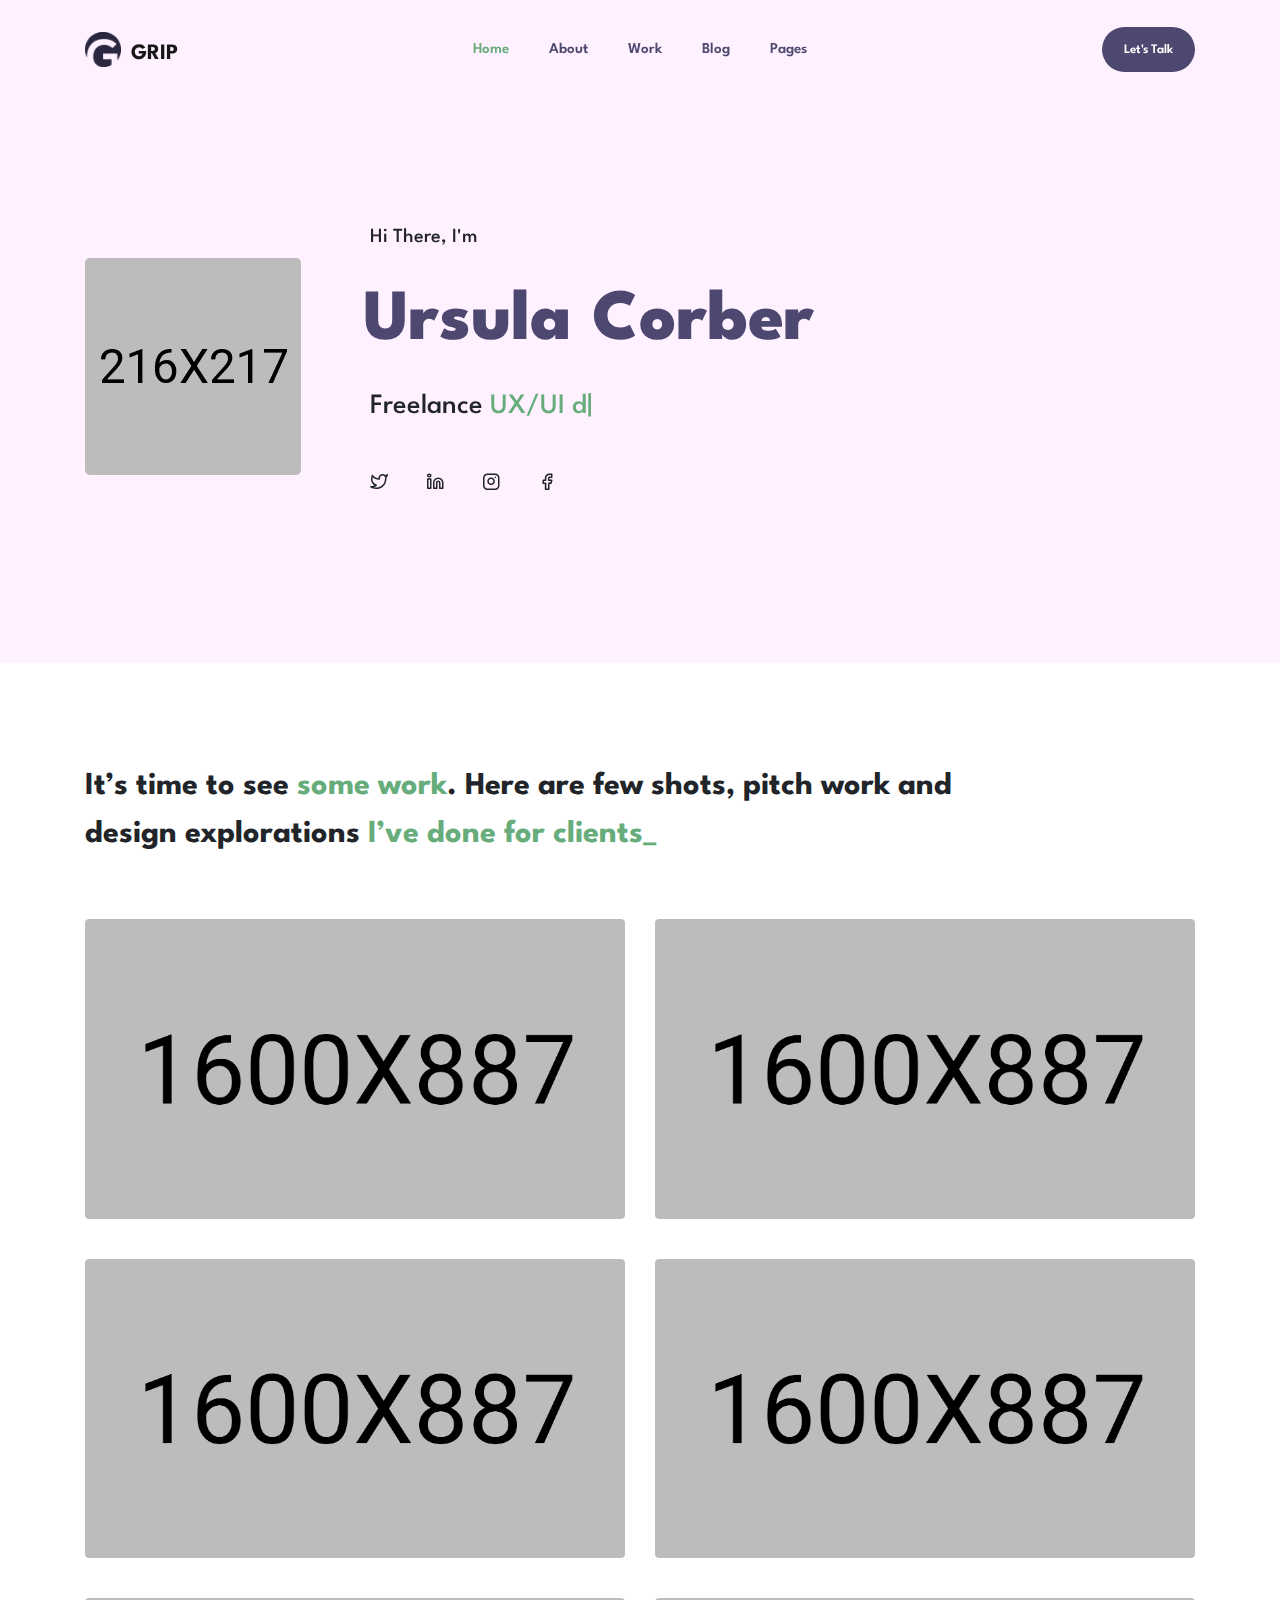
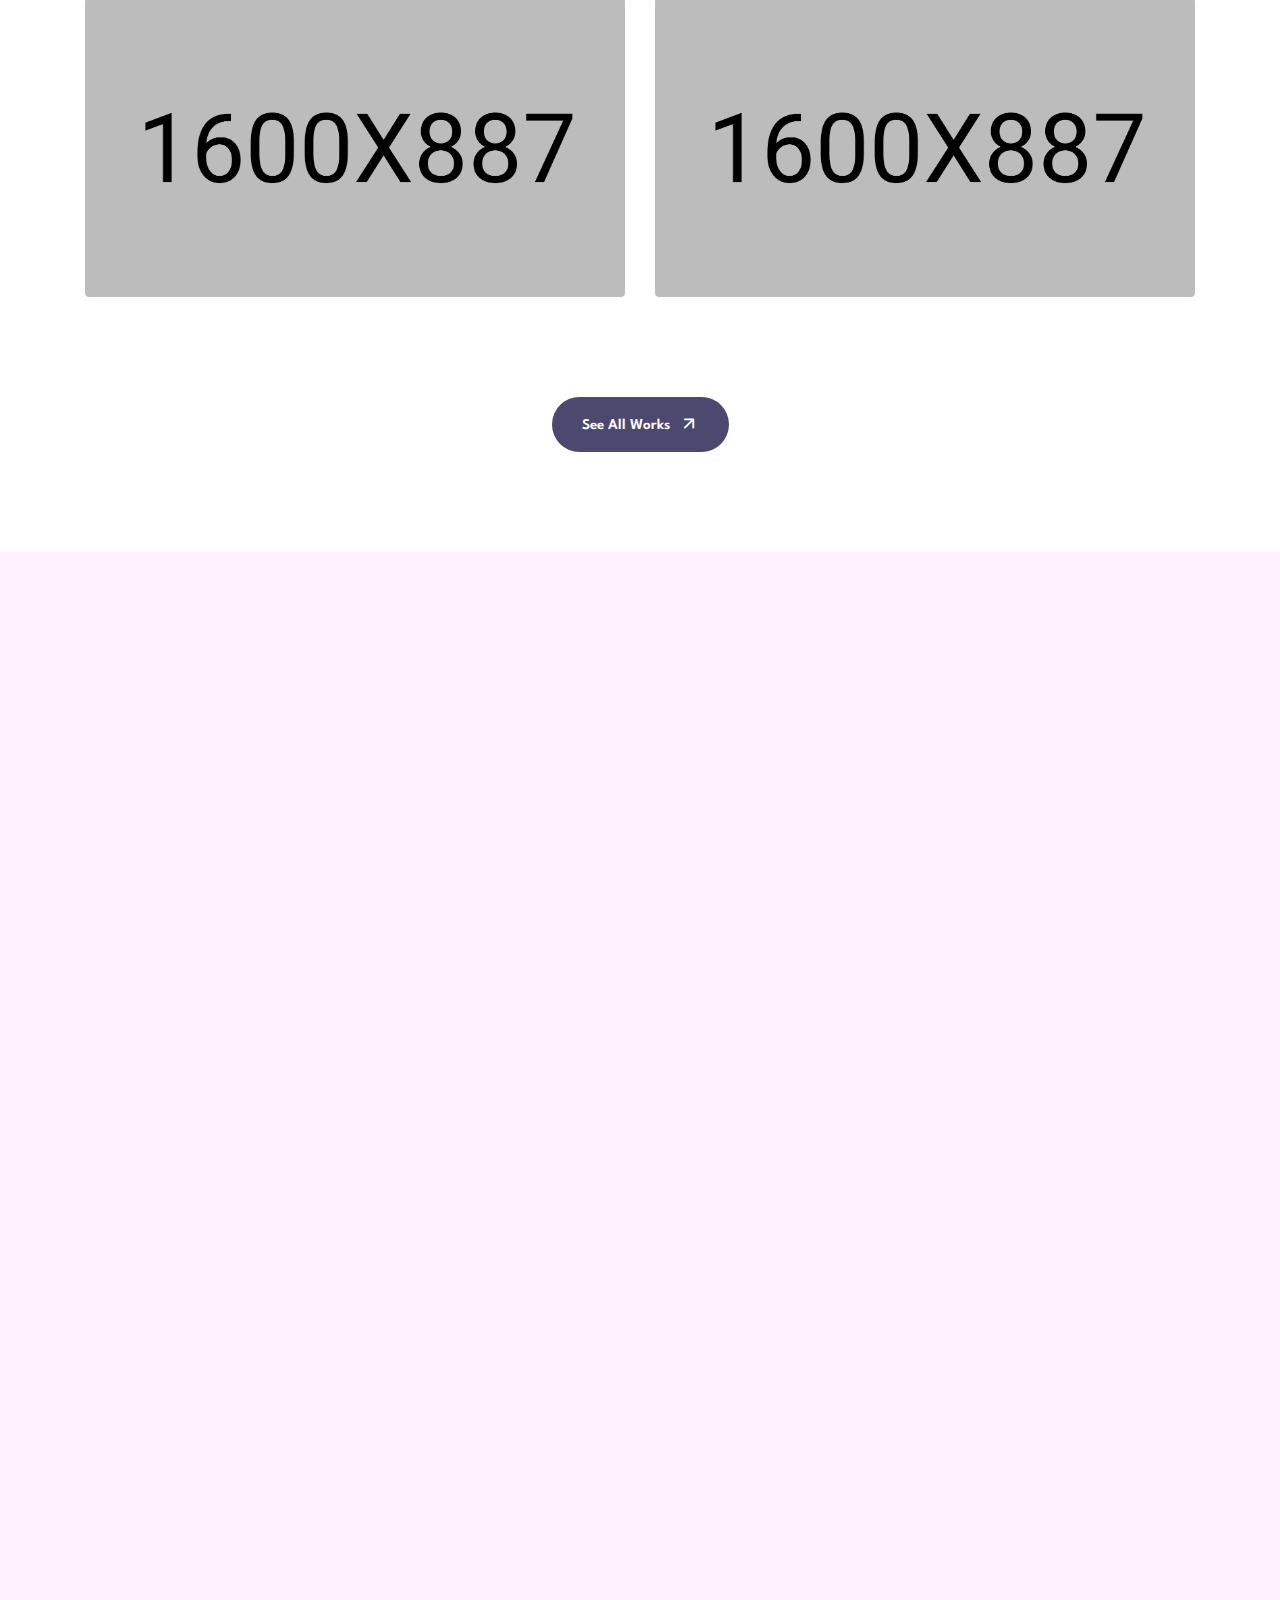
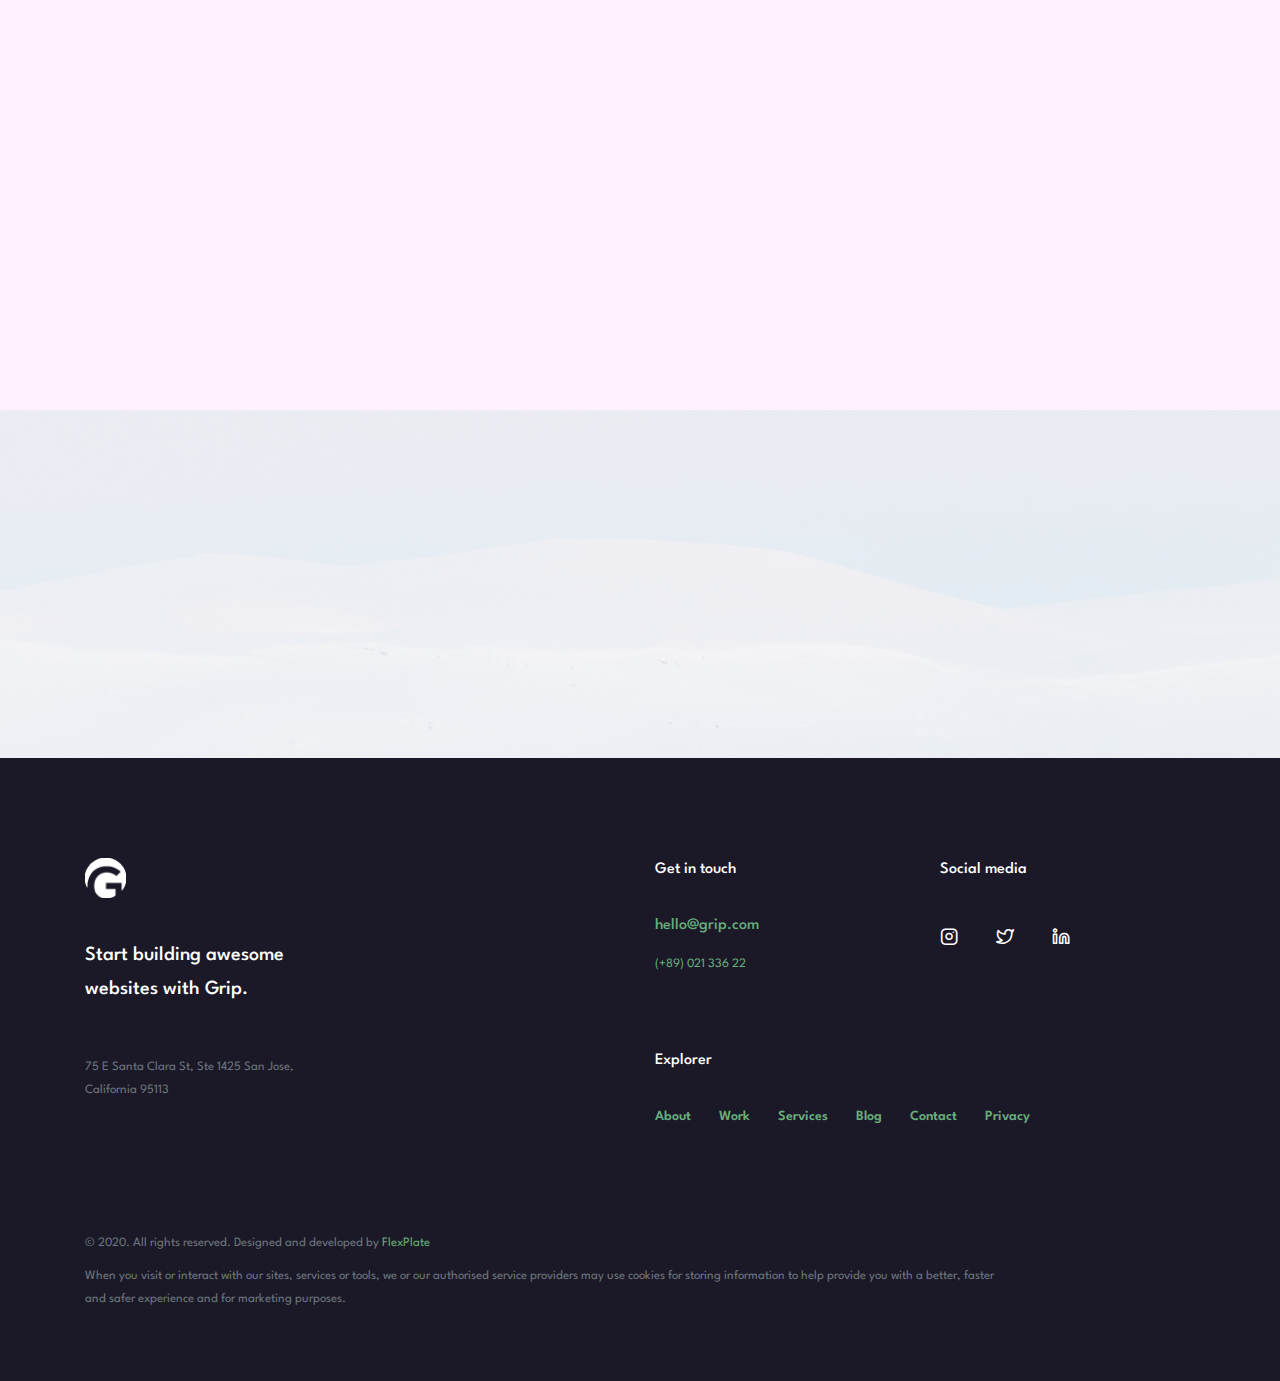
<file: main-files/index-03.html>
<!DOCTYPE html>
<html lang="en">
<head>
    <!-- Title -->
    <title>Grip - Agency & Portfolio HTML Template</title>

    <!-- Required Meta Tags -->
    <meta charset="utf-8">
    <meta name="viewport" content="width=device-width, initial-scale=1, shrink-to-fit=no">

    <!-- Favicon -->
    <link href="img/favicon.svg" type="image/svg" rel="icon">

    <!-- All CSS Files -->
    <link rel="stylesheet" href="css/plugins.min.css">
    <link rel="stylesheet" href="css/main.css">
</head>
<body id="top" class="bg-soft-pink">
    <header class="grip-header">
        <div class="container">
            <div class="row">
                <div class="col-md-12">
                    <nav class="navbar navbar-expand-lg navbar-light">
                        <a class="navbar-brand" href="index-03.html"><img src="img/logo.png" alt=""> <span>grip</span></a>
                        <!-- end of logo -->
                        <button class="navbar-toggler" type="button" data-toggle="collapse" data-target="#navTrigger" aria-controls="navTrigger" aria-expanded="false" aria-label="Toggle navigation"><span class="show fe fe-menu"></span><span class="hidden fe fe-x"></span></button>

                        <div class="collapse navbar-collapse" id="navTrigger">
                            <ul class="navbar-nav mx-auto">
                                <li class="nav-item dropdown">
                                    <a class="nav-link active dropdown-toggle" href="#!" id="navbarDropdown" role="button" data-toggle="dropdown" aria-haspopup="true" aria-expanded="false">Home</a>
                                    <div class="dropdown-menu" aria-labelledby="navbarDropdown">
                                        <a class="dropdown-item" href="index.html">Agency 01</a>
                                        <a class="dropdown-item" href="index-02.html">Agency 02</a>
                                        <a class="dropdown-item" href="index-03.html">Portfolio</a>
                                        <a class="dropdown-item" href="index-04.html">Personal</a>
                                    </div>
                                </li>
                                <li class="nav-item">
                                    <a class="nav-link" href="about.html">About</a>
                                </li>
                                <li class="nav-item">
                                    <a class="nav-link" href="work.html">Work</a>
                                </li>
                                <li class="nav-item">
                                    <a class="nav-link" href="blog.html">Blog</a>
                                </li>
                                <li class="nav-item dropdown">
                                    <a class="nav-link dropdown-toggle" href="#!" id="navbarDropdown" role="button" data-toggle="dropdown" aria-haspopup="true" aria-expanded="false">Pages</a>
                                    <div class="dropdown-menu dropdown-column" aria-labelledby="navbarDropdown">
                                        <div class="row no-gutters">
                                            <div class="col-lg-6">
                                                <a class="dropdown-item" href="team.html">Team</a>
                                                <a class="dropdown-item" href="service.html">Services</a>
                                                <a class="dropdown-item" href="partners.html">Partners</a>
                                                <a class="dropdown-item" href="case-study.html">Case Stydy</a>
                                                <a class="dropdown-item" href="blog-details.html">Blog Details</a>
                                            </div>
                                            <div class="col-lg-6">
                                                <a class="dropdown-item" href="pricing.html">Pricing</a>
                                                <a class="dropdown-item" href="faq.html">FAQ</a>
                                                <a class="dropdown-item" href="404.html">Error 404</a>
                                                <a class="dropdown-item" href="privacy.html">Privacy &amp; Policy</a>
                                                <a class="dropdown-item" href="typography.html">Typography</a>
                                            </div>
                                        </div>
                                    </div>
                                </li>
                            </ul>
                            <div class="d-inline ml-0 ml-lg-3 my-2 my-lg-0">
                                <a class="butn butn-sm" href="contact.html">Let's talk</a>
                            </div>
                        </div>
                    </nav>                    
                </div>
            </div>
        </div>
    </header>
    <!-- end of header -->

    <section class="banner-wrapper" data-aos="fade-in">
        <div class="container">
            <div class="row align-items-center text-center text-md-left">
                <div class="col-md-3 mb-4 mb-md-5 mb-lg-0">
                    <img class="rounded-lg" src="img/author-2.jpg" alt="author">
                </div>
                <div class="col-lg-9">
                    <div class="block">
                        <h5>Hi There, I'm</h5>
                        <h1 class="display-2 font-w-800 mt-25">Ursula Corber</h1>
                        <span class="js-text-animation-strings d-none">
                            <span>UX/UI designer</span>
                            <span>Product designer</span>
                            <span>Front-end developer</span>
                        </span>
                        <h3 class="mt-20 font-w-500">Freelance 
                            <span class="text-marked">
                                <span class="js-text-animation"></span>
                            </span>
                        </h3>
                        <div class="social-links d-inline-block mt-30">
                            <a href="#"><span class="fe fe-twitter"></span></a>
                            <a href="#"><span class="fe fe-linkedin"></span></a>
                            <a href="#"><span class="fe fe-instagram"></span></a>
                            <a href="#"><span class="fe fe-facebook"></span></a>
                        </div>
                        <!-- end of social-links -->
                    </div>
                    <!-- end of banner-block -->
                </div>
            </div>
        </div>
    </section>
    <!-- end of banner-wrapper -->

    <section class="wrapper work-wrapper bg-white" data-aos="fade-in">
        <div class="container">
            <div class="row">
                <div class="col-md-10">
                    <h2 class="section-title mb-20">It’s time to see <span class="text-marked">some work</span>. Here are few shots, pitch work and design explorations <span class="text-marked">I’ve done for clients_</span></h2>
                </div>
                <div class="col-md-6 mt-40">
                    <div class="work-overlay card bg-dark border-0">
                        <img class="card-img" src="img/works/grid-2-col/01.jpg" alt="works">
                        <a class="d-block text-dark" href="case-study.html">
                            <div class="card-img-overlay d-flex align-items-end" data-bgc="#00D285">
                                <div class="block p-4 text-white">
                                    <h4 class="font-w-600">Skilly</h4>
                                    <small class="d-block mt-10">Website design</small>
                                </div>
                            </div>
                        </a>
                    </div>
                </div>
                <div class="col-md-6 mt-40">
                    <div class="work-overlay card bg-dark border-0">
                        <img class="card-img" src="img/works/grid-2-col/02.jpg" alt="works">
                        <a class="d-block text-dark" href="case-study.html">
                            <div class="card-img-overlay d-flex align-items-end" data-bgc="#F23071">
                                <div class="block p-4 text-white">
                                    <h4 class="font-w-600">Bridg</h4>
                                    <small class="d-block mt-10">Website design</small>
                                </div>
                            </div>
                        </a>
                    </div>
                </div>
                <div class="col-md-6 mt-40">
                    <div class="work-overlay card bg-dark border-0">
                        <img class="card-img" src="img/works/grid-2-col/03.jpg" alt="works">
                        <a class="d-block text-dark" href="case-study.html">
                            <div class="card-img-overlay d-flex align-items-end" data-bgc="#0073FF">
                                <div class="block p-4 text-white">
                                    <h4 class="font-w-600">TheXpert</h4>
                                    <small class="d-block mt-10">Website design</small>
                                </div>
                            </div>
                        </a>
                    </div>
                </div>
                <div class="col-md-6 mt-40">
                    <div class="work-overlay card bg-dark border-0">
                        <img class="card-img" src="img/works/grid-2-col/04.jpg" alt="works">
                        <a class="d-block text-dark" href="case-study.html">
                            <div class="card-img-overlay d-flex align-items-end" data-bgc="#DDB06F">
                                <div class="block p-4 text-white">
                                    <h4 class="font-w-600">Suraksha Insurance Brokers</h4>
                                    <small class="d-block mt-10">Website design</small>
                                </div>
                            </div>
                        </a>
                    </div>
                </div>
                <div class="col-md-6 mt-40">
                    <div class="work-overlay card bg-dark border-0">
                        <img class="card-img" src="img/works/grid-2-col/05.jpg" alt="works">
                        <a class="d-block text-dark" href="case-study.html">
                            <div class="card-img-overlay d-flex align-items-end" data-bgc="#00B3AC">
                                <div class="block p-4 text-white">
                                    <h4 class="font-w-600">Michigan Healthcare Freedom</h4>
                                    <small class="d-block mt-10">Website design</small>
                                </div>
                            </div>
                        </a>
                    </div>
                </div>
                <div class="col-md-6 mt-40">
                    <div class="work-overlay card bg-dark border-0">
                        <img class="card-img" src="img/works/grid-2-col/06.jpg" alt="works">
                        <a class="d-block text-dark" href="case-study.html">
                            <div class="card-img-overlay d-flex align-items-end" data-bgc="#3CBFEA">
                                <div class="block p-4 text-white">
                                    <h4 class="font-w-600">DAS</h4>
                                    <small class="d-block mt-10">Website design</small>
                                </div>
                            </div>
                        </a>
                    </div>
                </div>
            </div>
            <div class="row">
                <div class="col-md-12 text-center">
                    <a class="butn mt-100" href="work.html">See all works <span class="fe fe-arrow-up-right"></span></a>
                    <!-- all works link button -->
                </div>
            </div>
        </div>
    </section>
    <!-- end of work-wrapper -->

    <section class="wrapper testimonial-wrapper">
        <div class="container">
            <div class="row">
                <div class="col-md-12" data-aos="fade-in">
                    <h2 class="section-title mb-20"><span class="text-marked">Loved by people</span> across the globe_</h2>
                </div>
            </div>
            <div class="row justify-content-center">
                <div class="col-md-6 border-right mt-50" data-aos="fade-in" data-aos-delay="150">
                    <div class="testimonial-item pr-0 pr-md-4">
                        <div class="mb-25">
                            <p class="rating-author d-block">Protick L. Hauke</p>
                            <strong class="rating-value">5.0</strong>
                            <span class="text-warning">
                                <svg width="1em" height="1em" viewBox="0 0 16 16" class="bi bi-star-fill" fill="currentColor" xmlns="http://www.w3.org/2000/svg"><path d="M3.612 15.443c-.386.198-.824-.149-.746-.592l.83-4.73L.173 6.765c-.329-.314-.158-.888.283-.95l4.898-.696L7.538.792c.197-.39.73-.39.927 0l2.184 4.327 4.898.696c.441.062.612.636.283.95l-3.523 3.356.83 4.73c.078.443-.36.79-.746.592L8 13.187l-4.389 2.256z"/></svg>
                                <svg width="1em" height="1em" viewBox="0 0 16 16" class="bi bi-star-fill" fill="currentColor" xmlns="http://www.w3.org/2000/svg"><path d="M3.612 15.443c-.386.198-.824-.149-.746-.592l.83-4.73L.173 6.765c-.329-.314-.158-.888.283-.95l4.898-.696L7.538.792c.197-.39.73-.39.927 0l2.184 4.327 4.898.696c.441.062.612.636.283.95l-3.523 3.356.83 4.73c.078.443-.36.79-.746.592L8 13.187l-4.389 2.256z"/></svg>
                                <svg width="1em" height="1em" viewBox="0 0 16 16" class="bi bi-star-fill" fill="currentColor" xmlns="http://www.w3.org/2000/svg"><path d="M3.612 15.443c-.386.198-.824-.149-.746-.592l.83-4.73L.173 6.765c-.329-.314-.158-.888.283-.95l4.898-.696L7.538.792c.197-.39.73-.39.927 0l2.184 4.327 4.898.696c.441.062.612.636.283.95l-3.523 3.356.83 4.73c.078.443-.36.79-.746.592L8 13.187l-4.389 2.256z"/></svg>
                                <svg width="1em" height="1em" viewBox="0 0 16 16" class="bi bi-star-fill" fill="currentColor" xmlns="http://www.w3.org/2000/svg"><path d="M3.612 15.443c-.386.198-.824-.149-.746-.592l.83-4.73L.173 6.765c-.329-.314-.158-.888.283-.95l4.898-.696L7.538.792c.197-.39.73-.39.927 0l2.184 4.327 4.898.696c.441.062.612.636.283.95l-3.523 3.356.83 4.73c.078.443-.36.79-.746.592L8 13.187l-4.389 2.256z"/></svg>
                                <svg width="1em" height="1em" viewBox="0 0 16 16" class="bi bi-star-fill" fill="currentColor" xmlns="http://www.w3.org/2000/svg"><path d="M3.612 15.443c-.386.198-.824-.149-.746-.592l.83-4.73L.173 6.765c-.329-.314-.158-.888.283-.95l4.898-.696L7.538.792c.197-.39.73-.39.927 0l2.184 4.327 4.898.696c.441.062.612.636.283.95l-3.523 3.356.83 4.73c.078.443-.36.79-.746.592L8 13.187l-4.389 2.256z"/></svg>
                            </span>
                        </div>
                        <div class="rating-context bg-white rounded-lg">
                            <svg width="1em" height="1em" viewBox="0 0 16 16" class="text-marked" fill="currentColor" xmlns="http://www.w3.org/2000/svg"><path fill-rule="evenodd" d="M0 2a2 2 0 0 1 2-2h12a2 2 0 0 1 2 2v8a2 2 0 0 1-2 2H4.414a1 1 0 0 0-.707.293L.854 15.146A.5.5 0 0 1 0 14.793V2zm7.194 2.766c.087.124.163.26.227.401.428.948.393 2.377-.942 3.706a.446.446 0 0 1-.612.01.405.405 0 0 1-.011-.59c.419-.416.672-.831.809-1.22-.269.165-.588.26-.93.26C4.775 7.333 4 6.587 4 5.667 4 4.747 4.776 4 5.734 4c.271 0 .528.06.756.166l.008.004c.169.07.327.182.469.324.085.083.161.174.227.272zM11 7.073c-.269.165-.588.26-.93.26-.958 0-1.735-.746-1.735-1.666 0-.92.777-1.667 1.734-1.667.271 0 .528.06.756.166l.008.004c.17.07.327.182.469.324.085.083.161.174.227.272.087.124.164.26.228.401.428.948.392 2.377-.942 3.706a.446.446 0 0 1-.613.01.405.405 0 0 1-.011-.59c.42-.416.672-.831.81-1.22z"/></svg>                            
                            <p>It's very Smart Layout ready to launch. Is an incredible starting point for your Design System and a great way to start design fast.</p>
                        </div>
                    </div>
                    <!-- end of testimonial-item -->
                </div>
                <div class="col-md-6 mt-50" data-aos="fade-in" data-aos-delay="300">
                    <div class="testimonial-item pl-0 pl-md-4">
                        <div class="mb-25">
                            <p class="rating-author d-block">Martijeet Cuppen</p>
                            <strong class="rating-value">5.0</strong>
                            <span class="text-warning">
                                <svg width="1em" height="1em" viewBox="0 0 16 16" class="bi bi-star-fill" fill="currentColor" xmlns="http://www.w3.org/2000/svg"><path d="M3.612 15.443c-.386.198-.824-.149-.746-.592l.83-4.73L.173 6.765c-.329-.314-.158-.888.283-.95l4.898-.696L7.538.792c.197-.39.73-.39.927 0l2.184 4.327 4.898.696c.441.062.612.636.283.95l-3.523 3.356.83 4.73c.078.443-.36.79-.746.592L8 13.187l-4.389 2.256z"/></svg>
                                <svg width="1em" height="1em" viewBox="0 0 16 16" class="bi bi-star-fill" fill="currentColor" xmlns="http://www.w3.org/2000/svg"><path d="M3.612 15.443c-.386.198-.824-.149-.746-.592l.83-4.73L.173 6.765c-.329-.314-.158-.888.283-.95l4.898-.696L7.538.792c.197-.39.73-.39.927 0l2.184 4.327 4.898.696c.441.062.612.636.283.95l-3.523 3.356.83 4.73c.078.443-.36.79-.746.592L8 13.187l-4.389 2.256z"/></svg>
                                <svg width="1em" height="1em" viewBox="0 0 16 16" class="bi bi-star-fill" fill="currentColor" xmlns="http://www.w3.org/2000/svg"><path d="M3.612 15.443c-.386.198-.824-.149-.746-.592l.83-4.73L.173 6.765c-.329-.314-.158-.888.283-.95l4.898-.696L7.538.792c.197-.39.73-.39.927 0l2.184 4.327 4.898.696c.441.062.612.636.283.95l-3.523 3.356.83 4.73c.078.443-.36.79-.746.592L8 13.187l-4.389 2.256z"/></svg>
                                <svg width="1em" height="1em" viewBox="0 0 16 16" class="bi bi-star-fill" fill="currentColor" xmlns="http://www.w3.org/2000/svg"><path d="M3.612 15.443c-.386.198-.824-.149-.746-.592l.83-4.73L.173 6.765c-.329-.314-.158-.888.283-.95l4.898-.696L7.538.792c.197-.39.73-.39.927 0l2.184 4.327 4.898.696c.441.062.612.636.283.95l-3.523 3.356.83 4.73c.078.443-.36.79-.746.592L8 13.187l-4.389 2.256z"/></svg>
                                <svg width="1em" height="1em" viewBox="0 0 16 16" class="bi bi-star-fill" fill="currentColor" xmlns="http://www.w3.org/2000/svg"><path d="M3.612 15.443c-.386.198-.824-.149-.746-.592l.83-4.73L.173 6.765c-.329-.314-.158-.888.283-.95l4.898-.696L7.538.792c.197-.39.73-.39.927 0l2.184 4.327 4.898.696c.441.062.612.636.283.95l-3.523 3.356.83 4.73c.078.443-.36.79-.746.592L8 13.187l-4.389 2.256z"/></svg>
                            </span>
                        </div>
                        <div class="rating-context bg-white rounded-lg">
                            <svg width="1em" height="1em" viewBox="0 0 16 16" class="text-marked" fill="currentColor" xmlns="http://www.w3.org/2000/svg"><path fill-rule="evenodd" d="M0 2a2 2 0 0 1 2-2h12a2 2 0 0 1 2 2v8a2 2 0 0 1-2 2H4.414a1 1 0 0 0-.707.293L.854 15.146A.5.5 0 0 1 0 14.793V2zm7.194 2.766c.087.124.163.26.227.401.428.948.393 2.377-.942 3.706a.446.446 0 0 1-.612.01.405.405 0 0 1-.011-.59c.419-.416.672-.831.809-1.22-.269.165-.588.26-.93.26C4.775 7.333 4 6.587 4 5.667 4 4.747 4.776 4 5.734 4c.271 0 .528.06.756.166l.008.004c.169.07.327.182.469.324.085.083.161.174.227.272zM11 7.073c-.269.165-.588.26-.93.26-.958 0-1.735-.746-1.735-1.666 0-.92.777-1.667 1.734-1.667.271 0 .528.06.756.166l.008.004c.17.07.327.182.469.324.085.083.161.174.227.272.087.124.164.26.228.401.428.948.392 2.377-.942 3.706a.446.446 0 0 1-.613.01.405.405 0 0 1-.011-.59c.42-.416.672-.831.81-1.22z"/></svg>

                            <p>Is an incredible starting point for your Design System and a great way to start design fast. It's Smart Layout ready.</p>
                        </div>
                    </div>
                    <!-- end of testimonial-item -->
                </div>
            </div>
        </div>
    </section>
    <!-- end of testimonial-wrapper -->

    <section class="wrapper blog-wrapper bg-soft-blue" data-aos="fade-in">
        <div class="container">
            <div class="row">
                <div class="col-md-12" data-aos="fade-in">
                    <h2 class="section-title mb-20"><span class="text-marked">Recent</span> articles_</h2>
                </div>
            </div>
            <div class="row">
                <div class="col-lg-3 col-sm-6">
                    <div class="blog-item rounded-lg bg-white p-3 mt-40">
                        <div class="d-flex justify-content-between mb-10">
                            <a class="line-link small" href="#!">Business</a>
                            <small class="text-uppercase">22 June</small>
                        </div>
                        <a class="text-dark" href="blog-details.html">
                            <img class="img-fluid rounded-lg" src="img/blogs/news_01.jpg" alt="">
                            <h5 class="font-w-600 mt-25 mb-2">Architect want to touch the sky.</h5>
                        </a>
                    </div>
                    <!-- end of blog-item -->
                </div>
                <div class="col-lg-3 col-sm-6">
                    <div class="blog-item rounded-lg bg-white p-3 mt-40">
                        <div class="d-flex justify-content-between mb-10">
                            <a class="line-link small" href="#!">Tech</a>
                            <small class="text-uppercase">06 Feb</small>
                        </div>
                        <a class="text-dark" href="blog-details.html">
                            <img class="img-fluid rounded-lg" src="img/blogs/news_02.jpg" alt="">
                            <h5 class="font-w-600 mt-25 mb-2">Orange wall on night black room.</h5>
                        </a>
                    </div>
                    <!-- end of blog-item -->
                </div>
                <div class="col-lg-3 col-sm-6">
                    <div class="blog-item rounded-lg bg-white p-3 mt-40">
                        <div class="d-flex justify-content-between mb-10">
                            <a class="line-link small" href="#!">Life Style</a>
                            <small class="text-uppercase">08 Mar</small>
                        </div>
                        <a class="text-dark" href="blog-details.html">
                            <img class="img-fluid rounded-lg" src="img/blogs/news_03.jpg" alt="">
                            <h5 class="font-w-600 mt-25 mb-2">She can not see anything here.</h5>
                        </a>
                    </div>
                    <!-- end of blog-item -->
                </div>
                <div class="col-lg-3 col-sm-6">
                    <div class="blog-item rounded-lg bg-white p-3 mt-40">
                        <div class="d-flex justify-content-between mb-10">
                            <a class="line-link small" href="#!">Art-Work</a>
                            <small class="text-uppercase">08 Dec</small>
                        </div>
                        <a class="text-dark" href="blog-details.html">
                            <img class="img-fluid rounded-lg" src="img/blogs/news_04.jpg" alt="">
                            <h5 class="font-w-600 mt-25 mb-2">Best 3D poster art work design.</h5>
                        </a>
                    </div>
                    <!-- end of blog-item -->
                </div>
                <div class="col-lg-12 pl-50 pr-50 text-center">
                    <a class="butn mt-100" href="blog.html">Load More <span class="fe fe-plus"></span></a>
                    <!-- all blogs link button -->
                </div>
            </div>
        </div>
    </section>
    <!-- end of blog wrapper -->

    <section class="py-5 cta-wrapper bg-cover overlay overlay-90" style="background-image: url(img/pattern-bg.jpg);">
        <div class="container" data-aos="fade-in">
            <div class="rounded-lg px-4 py-5 p-sm-5">
                <div class="row align-items-center">
                    <div class="col-md-8">
                        <h3 class="display-5">Let's make something great together.</h3>
                        <p class="text-muted mt-2">We will provide 24/7 free lifetime support.</p>
                    </div>
                    <div class="col-md-4 text-left text-md-right mt-35 mt-md-0">
                        <a class="butn" href="contact.html">Contact <span class="fe fe-arrow-up-right"></span></a>
                    </div>
                    <div class="col-md-12 mt-5">
                        <small>Looking for pricing? Plans start at $250/year. <a class="line-link" href="pricing.html">See Plans <span class="fe fe-arrow-up-right"></span></a></small>
                    </div>
                </div>
            </div>
        </div>
    </section>
    <!-- end of cta-wrapper -->

    <footer class="wrapper bg-dark-purple text-white">
        <div class="container">
            <div class="row justify-content-between">
                <div class="col-lg-3 col-md-4 mb-70 mb-md-0">
                    <img class="footer-logo mb-40" src="img/logo-light.png" alt="">
                    <h5>Start building awesome websites with Grip.</h5>
                    <p class="text-muted mt-50 small">75 E Santa Clara St, Ste 1425 San Jose, California 95113</p>
                </div>
                <div class="col-lg-6 col-md-7">
                    <div class="row">
                        <div class="col-6">
                            <h6 class="mb-30">Get in touch</h6>
                            <ul class="mb-70">
                                <li><a href="mailto:hello@grip.com" class="line-link mb-10">hello@grip.com</a></li>
                                <li><a href="tel:+8902133622" class="line-link small">(+89) 021 336 22</a></li>
                            </ul>
                        </div>
                        <div class="col-6">
                            <h6 class="mb-30">Social media</h6>
                            <div class="social-links mb-70">
                                <a href="#!" class="text-white"><span class="fe fe-instagram"></span></a>
                                <a href="#!" class="text-white"><span class="fe fe-twitter"></span></a>
                                <a href="#!" class="text-white"><span class="fe fe-linkedin"></span></a>
                            </div>
                            <!-- end of social-links -->
                        </div>
                        <div class="col-sm-12">
                            <h6 class="mb-30">Explorer</h6>
                            <ul class="list-inline footer-nav">
                                <li class="list-inline-item">
                                    <a href="about.html" class="line-link mr-3">About</a>
                                </li>
                                <li class="list-inline-item">
                                    <a href="work.html" class="line-link mr-3">Work</a>
                                </li>
                                <li class="list-inline-item">
                                    <a href="service.html" class="line-link mr-3">Services</a>
                                </li>
                                <li class="list-inline-item">
                                    <a href="blog.html" class="line-link mr-3">Blog</a>
                                </li>
                                <li class="list-inline-item">
                                    <a href="contact.html" class="line-link mr-3">Contact</a>
                                </li>
                                <li class="list-inline-item">
                                    <a href="privacy.html" class="line-link mr-3">Privacy</a>
                                </li>
                            </ul>
                        </div>
                    </div>
                </div>
            </div>
        </div>
    </footer>
    <!-- end of footer -->
    <div class="footer-bottom pb-70 bg-dark-purple">
        <div class="container">
            <div class="row align-items-end">
                <div class="col-12 col-md-10">
                    <p class="text-muted small">&copy; 2020. All rights reserved. Designed and developed by <a href="#!" class="line-link">FlexPlate</a></p>
                    <p class="text-muted small mt-10">When you visit or interact with our sites, services or tools, we or our authorised service providers may use cookies for storing information to help provide you with a better, faster and safer experience and for marketing purposes.</p>
                </div>
            </div>
        </div>
        <a href="#top" class="scroll-to-anim scroll-top text-white rounded-circle text-center"><span class="fe fe-chevron-up"></span></a>
        <!-- end of scroll-top -->
    </div>
    <!-- end of footer-bottom -->

    <!-- All JS Files -->
    <script src="js/jquery-3.4.1.min.js"></script>
    <script src="js/plugins.min.js"></script>
    <script src="js/app.js"></script>
    <script>
        $(window).on('load', function () {
            "use strict";
            typeJS();
            // typeJS Init
            function typeJS() {
                var typed = new Typed('.js-text-animation', {
                    stringsElement: '.js-text-animation-strings',
                    smartBackspace: true,
                    typeSpeed: 80,
                    backSpeed: 60,
                    backDelay: 2000,
                    loop: true,
                });
            };
        });
    </script>
</body>
</html>
</file>
<file: css/main.css>
/*==============================================================================

 * Template Name: Grip - Agency & Portfolio HTML Template
 * Description: Creative Portfolio & Agency HTML Template
 * Version: 1.0
 * Copyright 2020 FlexPlate

==============================================================================
    
    [Table of CSS contents]
    ===================
	
    01. GOOGLE-FONT & DEFAULT CSS
    02. utilities classes
    03. Section Padding
	04. Section Header
    05. header-&-landing-content-wrapper
    06. Banner Wrapper
    07. about-info-wrapper style
    08. video-wrapper style
    09. work-wrapper style
    10. work-overlay style
    11. work-carousel style
    12. flickity-button style
    13. flickity-dots style
    14. work-filter button style
    15. testimonials-wrapper style
    16. counter-wrapper style
    17. CTA-wrapper style
    18. html5-video style
    19. services style
    20. team style
    21. partner style
    22. pricing style
    23. FAQ style
    24. privacy style
    25. blog style
    26. contact-wrapper style
    27. footer-wrapper style

    28. END

==============================================================================*/

/*====  GOOGLE-FONT & DEFAULT CSS  ====*/
@import url('https://fonts.googleapis.com/css2?family=Spartan:wght@500;600;700;800&display=swap');
body {
 	color: #212529;
 	font-size: 16px;
 	line-height: 1.8;
 	font-weight: 500;
 	font-family: 'Spartan', sans-serif;
 	overflow-x: hidden;
}
::-moz-selection {
	color: #fff;
	background-color: #000;
	text-shadow: none;
}
::selection {
	color: #fff;
	background-color: #000;
	text-shadow: none;
}
h1, h2, h3, h4, h5, h6, p {
	margin: 0;
	padding: 0;
}
h1, h2, h3, h4, h5, h6 {
    line-height: 1.5;
}
h1, .h1 {
	font-size: 40px;
}
@media (max-width: 767px) {
	h1, .h1 {
		font-size: 32px;
	}
}
h2, .h2 {
	font-size: 32px;
}
@media (max-width: 767px) {
	h2, .h2 {
		font-size: 28px;
	}
}
h3, .h3 {
	font-size: 28px;
}
@media (max-width: 767px) {
	h3, .h3 {
		font-size: 24px;
	}
}
h4, .h4 {
	font-size: 24px;
}
@media (max-width: 767px) {
	h4, .h4 {
		font-size: 20px;
	}
}
h5, .h5 {
	font-size: 20px;
    line-height: 1.7;
}
h6, .h6 {
	font-size: 16px;
}
a:focus,
button:focus {
	outline: 0;
}
a {
	text-decoration: none;
	display: inline-block;
}
a:hover, a:active, a:focus {
	text-decoration: none;
	outline: 0;
}
a:hover {
	color: initial;
}
ul {
	list-style: none;
	padding: 0;
	margin: 0;
}
li {
	padding: 0;
	margin: 0;
}
mark {
	color: #FFC25C;
	padding: 0;
	margin: 0;
	background-color: transparent;
}

/*==== utilities classes ====*/
.font-primary {
	font-family: 'Spartan', sans-serif;
}
.font-w-500 {
	font-weight: 500 !important;
}
.font-w-600 {
	font-weight: 600 !important;
}
.font-w-700 {
	font-weight: 700 !important;
}
.font-w-800 {
	font-weight: 800 !important;
}
.text-warning {
	color: #ffbc41;
}
.bg-soft-pink {
	background-color: #ffffff;
}
.bg-soft-blue {
	background-color: #F3F3F5;
}
.bg-soft-green {
	background-color: #e7ffdf;
}
.bg-dark-purple {
	background-color: #1b1927;
}
.line-link {
	position: relative;
	z-index: 1;
	color: #67ad7c;
	-webkit-transition: .3s ease-out;
	-o-transition: .3s ease-out;
	transition: .3s ease-out;
}
.line-link:hover {
	color: #4b825b;
}
.line-link::before {
	position: absolute;
	content: "";
	height: 1px;
	width: 0;
	right: 0;
	bottom: 3px;
	z-index: -1;
	background-color: #67ad7c;
	-webkit-transition: .3s;
	-o-transition: .3s;
	transition: .3s;
}
.line-link:hover::before {
	width: 100%;
	right: auto;
	left: 0;
}
.butn {
	background-color: transparent;
	color: #fff;
	font-weight: 600;
	text-align: center;
	text-transform: capitalize;
	font-size: 15px;
	height: 55px;
	line-height: 57px;
	padding: 0 30px;
	border-radius: 42px;
	position: relative;
	z-index: 1;
	border: 0;
	-webkit-transition: color .3s;
	-o-transition: color .3s;
	transition: color .3s;
}
.butn.butn-sm {
	font-size: 13px;
	height: 45px;
	line-height: 47px;
	padding: 0 22px;
}
.butn.butn-sm span.fe {
	font-size: 17px;
}
.butn-light,
.butn:hover {
	color: #755374;
}
.butn::before,
.butn::after {
	position: absolute;
	content: "";
	height: 100%;
	width: 100%;
	left: 0;
	top: 0;
	border-radius: 42px;
	z-index: -1;
	pointer-events: none;
	-webkit-transition: all .3s;
	-o-transition: all .3s;
	transition: all .3s;
}
.butn::before {
	border: 1px solid #bbbbbb;
	-webkit-transform: scale(0.5);
	-ms-transform: scale(0.5);
	-o-transform: scale(0.5);
	transform: scale(0.5);
	opacity: 0;
	transition-delay: .15s;
}
.butn::after {
    background-color: #4d486f;
}
.butn-light::after {
    background-color: #aef8c4;
}
.butn:hover::before {
	-webkit-transform: scale(1);
	-ms-transform: scale(1);
	-o-transform: scale(1);
	transform: scale(1);
	opacity: 1;
}
.butn:hover::after {
	-webkit-transform: scale(1.1);
	-ms-transform: scale(1.1);
	-o-transform: scale(1.1);
	transform: scale(1.1);
	opacity: 0;
}
.butn span.fe {
    font-size: 20px;
    position: relative;
    top: 3px;
    margin-left: 5px;
}
@media (max-width: 575px) {
	.butn {
	    font-size: 14px;
	    height: 50px;
	    line-height: 52px;
	    padding: 0 25px;
	}
}

.bg-cover {
	background-size: cover;
	background-position: center;
	background-repeat: no-repeat;
}

.hover-3d {
	-webkit-transition: .3s;
	-o-transition: .3s;
	transition: .3s;
}
.hover-3d:hover {
	-webkit-transform: translateY(-3px);
	-ms-transform: translateY(-3px);
	-o-transform: translateY(-3px);
	transform: translateY(-3px);
}

.icon-list-item {
	position: relative;
	padding-left: 35px;
}
.icon-list-item .icon {
    color: #2a672a;
    background-color: #c3f1d1;
    display: inline-block;
    height: 18px;
    width: 18px;
    text-align: center;
    font-size: 11px;
    line-height: 2;
    position: absolute;
    left: 0;
    top: 3px;
}

.overlay {
	position: relative;
	z-index: 1;
}
.overlay::after {
	position: absolute;
	content: "";
	height: 100%;
	width: 100%;
	background-color: #F3F3F5;
	opacity: .7;
	top: 0;
	left: 0;
	z-index: -1;
}
.overlay-50::after {
	opacity: .5;
}
.overlay-60::after {
	opacity: .6;
}
.overlay-70::after {
	opacity: .7;
}
.overlay-80::after {
	opacity: .8;
}
.overlay-90::after {
	opacity: .9;
}

/**** Section Padding ****/
.wrapper {
	padding: 100px 0;
}
@media (max-width: 575px) {
	.wrapper {
		padding: 70px 0;
	}
	.about-wrapper > .pb-100 {
		padding-bottom: 70px !important;
	}
	.about-wrapper > .pt-100 {
		padding-top: 70px !important;
	}
}
.section-title {
    font-weight: 700;
    line-height: 1.5;
}
@media (max-width: 575px) {
	.lead {
	    font-size: 1.1rem;
	}
	.section-title {
	    font-size: 28px;
	}
}
.page-header {
	font-size: 110px;
	line-height: 1;
	color: #e2d7e2;
}
@media (max-width: 991px) {
	.page-header {
		font-size: 70px;
	}
}
@media (max-width: 575px) {
	.page-header {
		color: #a5a1a5;
		font-size: 48px;
		text-align: left !important;
		text-transform: capitalize !important;
		font-weight: 700 !important;
		position: absolute;
	}
}

/**** Section Header ****/
.section-header h2 {
	text-transform: uppercase;
}

/*====  header-&-landing-content-wrapper  ====*/
.grip-header {
	position: sticky;
	top: 0;
	z-index: 9999;
    -webkit-transition: all .2s;
    -o-transition: all .2s;
	transition: all .2s;
}
.grip-header::after {
	position: absolute;
	content: "";
	height: 0;
	width: 100%;
	background-color: rgba(255,255,255,.98);
	top: 0;
	left: 0;
	z-index: -1;
    -webkit-transition: all .2s;
    -o-transition: all .2s;
    transition: all .2s;
}
.grip-header.sticky {
	box-shadow: 0 0 25px -15px #ddd;
}
.grip-header.sticky::after {
	height: 100%;
}
.grip-header .navbar {
	padding: 25px 0;
}
.grip-header .navbar-brand {
	font-weight: 700;
	text-transform: uppercase;
}
.grip-header .navbar-brand img {
	height: 35px;
	margin-right: 5px;
}
.grip-header .navbar-brand span {
	font-size: 22px;
	position: relative;
	top: 5px;
}
.grip-header .navbar-nav {
	margin-left: 30px;
}
.grip-header .nav-link {
	color: #4d486f !important;
	font-weight: 600;
	padding: 10px 20px !important;
	font-size: 15px;
}
.grip-header a {
	-webkit-transition: color .3s;
	-o-transition: color .3s;
	transition: color .3s;
}
.grip-header .active .nav-link,
.grip-header .active.nav-link,
.grip-header .nav-link:hover {
    color: #67ad7c !important;
}
.grip-header .navbar-toggler {
    padding: 0;
    font-size: 23px;
    border-radius: 2px;
    color: #2e2b44 !important;
    border-color: #a19dc1 !important;
    height: 40px;
    width: 40px;
    position: relative;
}
.grip-header .navbar-toggler span {
    display: block;
    position: absolute;
    top: 7px;
    left: 8px;
    -webkit-transition: transform .3s ease-out;
    -o-transition: transform .3s ease-out;
    transition: transform .3s ease-out;
}
.grip-header .navbar-toggler[aria-expanded="true"] .show,
.grip-header .navbar-toggler[aria-expanded="false"] .hidden {
	-webkit-transform: scale(0);
	-ms-transform: scale(0);
	-o-transform: scale(0);
	transform: scale(0);
}
.grip-header .navbar-toggler[aria-expanded="true"] .hidden {
	-webkit-transform: scale(1);
	-ms-transform: scale(1);
	-o-transform: scale(1);
	transform: scale(1);
}
.grip-header .dropdown-menu {
	border: 0;
    text-align: center;
}
.grip-header .dropdown-item {
    font-size: 14px;
    padding: 5px 20px;
    padding-right: 45px;
    position: relative;
}
.grip-header .dropdown-item.active,
.grip-header .dropdown-item:active {
    color: initial;
    background-color: transparent;
}
.grip-header .dropdown-item:focus,
.grip-header .dropdown-item:hover {
    color: #67ad7c;
    background-color: transparent;
}
.grip-header .dropdown-toggle::after {
	display: none;
}

.author-image {
	height: 150px;
	width: 150px;
	object-fit: cover;
	object-position: center;
}

@media (min-width: 991px) {
	.grip-header .dropdown-menu {
		display: block;
		opacity: 0;
		min-width: 11rem;
		visibility: hidden;
		transition: 0.2s;
		-webkit-transition: 0.2s;
		-moz-transition: 0.2s;
		-ms-transition: 0.2s;
		-o-transition: 0.2s;
		left: 50%;
		border: 0;
		padding: 15px 0;
		text-align: left !important;
		-webkit-transform: translate(-50%, 15px);
		-ms-transform: translate(-50%, 15px);
		-o-transform: translate(-50%, 15px);
		transform: translate(-50%, 15px);
	}
	.grip-header .dropdown-menu.dropdown-column {
		min-width: 25rem;
	}
	.grip-header .dropdown:hover .dropdown-menu {
		opacity: 1;
		visibility: visible;
		box-shadow: 0 10px 30px rgba(22,28,45,.10);
		-webkit-transform: translate(-50%, 5px);
		-ms-transform: translate(-50%, 5px);
		-o-transform: translate(-50%, 5px);
		transform: translate(-50%, 5px);
	}
	.grip-header .dropdown-item::after {
	    position: absolute;
	    content: "\e916";
	    font-size: 17px;
	    right: 25px;
	    top: 8px;
	    font-family: 'feathericons';
	    color: #67ad7c;
	    opacity: 0;
	    -webkit-transition: all .15s ease-out;
	    -o-transition: all .15s ease-out;
	    transition: all .15s ease-out;
	}
	.grip-header .dropdown-item:hover::after {
		opacity: 1;
	    right: 20px;
	    top: 0px;
	}
}
@media (max-width: 991px) {
	.grip-header .dropdown-toggle::after {
		display: initial !important;
	    content: "\e92e";
		font-family: 'feathericons';
		border: 0;
		position: absolute;
		right: 15px;
	}
	.navbar-collapse {
		position: fixed;
		background-color: #fff;
		width: calc(100% - 40px);
		height: auto;
		max-height: calc(100% - 130px);
		z-index: 9999;
		border-radius: 3px;
		box-shadow: 0 1.5rem 4rem rgba(22,28,45,.15);
		padding: 0 20px;
		text-align: center;
		top: 110px;
		left: 20px;
	}
	.navbar-collapse.collapsing,
	.navbar-collapse.show {
		-webkit-transition: all .2s ease-in-out;
		transition: all .2s ease-in-out;
		transition-property: opacity, transform, -webkit-transform;
		-webkit-transform-origin: top;
		transform-origin: top;
	}
	.navbar-collapse.show {
		overflow-x: hidden;
		overflow-y: auto;
		opacity: 1;
		-webkit-transform: scale(1);
		transform: scale(1);
	}
	.navbar-collapse.collapsing {
		opacity: 0;
		-webkit-transform: scale(.95);
		transform: scale(.95);
	}
	.grip-header .navbar-nav {
	    padding-top: 25px;
		padding-bottom: 10px;
		width: 320px;
		margin-left: auto !important;
		margin-right: auto !important;
		text-align: left;
	}
	.navbar-collapse .butn.butn-sm {
		margin-top: 5px;
		margin-bottom: 25px;
		width: 320px;
		max-width: 100%;
	}
	.navbar-collapse .nav-link {
	    font-size: 16px !important;
	    padding: 4px 20px !important;
	}
	.grip-header .active .nav-link, .grip-header .active.nav-link, .grip-header .nav-link:hover {
		background-color: #e9f3ec !important;
		border-radius: 5px;
	}
}
@media (max-width: 400px) {
	.grip-header .navbar-nav {
		width: 220px;
	}
	.navbar-collapse .butn.butn-sm {
		width: 220px;
	}
}


/*====  Banner Wrapper ====*/
.banner-wrapper {
	padding: 120px 0 150px 0;
}
.banner-wrapper .block h2 {
	font-size: 48px;
	font-weight: 600;
	line-height: 1.6;
	color: #4d486f;
}
.banner-wrapper .block .display-2 {
	color: #4d486f;
	font-size: 4.5rem;
	margin-left: -7px;
}
@media (max-width: 991px) {
	.banner-wrapper .block .display-2 {
		font-size: 58px;
		margin-left: -5px;
	}
}
@media (max-width: 767px) {
	.banner-wrapper .block .display-2 {
		font-size: 38px;
		margin-left: 0;
	}
}
@media (max-width: 1200px) {
	.banner-wrapper .block h2 {
	    font-size: 42px;
	}
}
@media (max-width: 767px) {
	.banner-wrapper .block h2 {
	    font-size: 36px;
	}
}
@media (max-width: 400px) {
	.banner-wrapper {
	    padding: 50px 0 80px 0;
	}
	.banner-wrapper .block h2 {
	    font-size: 24px;
	}
}
.banner-wrapper .block .scroll-bottom {
	height: 60px;
	width: 60px;
	line-height: 60px;
	border-color: #999 !important;
	-webkit-transition: all .3s;
	-o-transition: all .3s;
	transition: all .3s;
}
@media (max-width: 575px) {
	.banner-wrapper .block .scroll-bottom {
		height: 45px;
		width: 45px;
		line-height: 45px;
	}
}
.banner-wrapper .block .scroll-bottom:hover {
	background-color: #67ad7c;
	color: #fff !important;
	border-color: #67ad7c !important;
}
.text-marked {
	color: #67ad7c !important;
}
.banner-wrapper .block p {
	font-size: 18px;
	line-height: 1.8;
}
.banner-wrapper .block p.set-max-width {
	max-width: 700px;
}
.social-links a {
    color: #212529;
    padding: 12px;
    position: relative;
    z-index: 1;
    font-size: 18px;
    margin-right: 10px;
}
@media (max-width: 575px) {
	.social-links a {
	    margin-right: 0;
	}
}
.social-links a:first-child {
	margin-left: -12px;
}
.social-links a::after {
	position: absolute;
	content: "";
    height: 45px;
    width: 45px;
    top: 3px;
    left: -2px;
    z-index: -1;
    background-color: #ffd9fe;
    pointer-events: none;
    border-radius: 50px;
	-webkit-transform: scale(0);
	-ms-transform: scale(0);
	-o-transform: scale(0);
	transform: scale(0);
	-webkit-transition: all .3s cubic-bezier(0.19, 1, 0.22, 1);
	-o-transition: all .3s cubic-bezier(0.19, 1, 0.22, 1);
	transition: all .3s cubic-bezier(0.19, 1, 0.22, 1);
}
.social-links a:hover::after {
	-webkit-transform: scale(1);
	-ms-transform: scale(1);
	-o-transform: scale(1);
	transform: scale(1);
}
.social-links a:hover {
    color: #1b1927 !important;
}
.banner-bottom-nav {
    line-height: 0;
}
.banner-bottom-nav .social-links a {
    font-size: 22px;
    margin-right: 15px;
}
.banner-bottom-nav .social-links a::after {
	height: 50px;
	width: 50px;
	top: -2px;
	left: -2px;
}
.banner-bottom-nav .social-links {
	position: relative;
}
.banner-bottom-nav .social-links::after {
	content: "";
	height: 1px;
	width: calc(100% - 200px);
	background-color: #d9d9d9;
	left: 200px;
	position: absolute;
	top: 50%;
}
@media (max-width: 575px) {
	.banner-wrapper {
	    padding: 80px 0 110px 0;
	}
	.banner-wrapper .block h2 {
	    font-size: 32px;
	}
	.banner-wrapper .block p {
	    font-size: 15px;
	}
	.banner-bottom-nav .social-links::after {
		width: calc(100% - 200px);
		left: 200px;
	}
}

/*====  about-info-wrapper style  ====*/
.about-info-list {
	padding-left: 25px;
	position: relative;
}
.about-info-list::after {
    position: absolute;
    content: "";
    height: calc(100% + 10px);
    width: 7px;
    left: 0;
    top: -80px;
    background-color: #67ad7c;
    border-radius: 15px;
}
.about-info-list-item {
	padding: 20px 30px;
	padding-left: 45px;
	position: relative;
}
.about-info-list-item::before {
    position: absolute;
    content: "";
    height: 17px;
    width: 10px;
    border: 5px solid #4d486f;
    border-radius: 20px;
    left: 12px;
    top: 26px;
    z-index: 1;
    border-left: 0;
}
.about-info-list-title {
	position: relative;
}
.about-info-list-title::after {
    position: absolute;
    content: "";
    height: 7px;
    width: 55px;
    background-color: #8fd4a4;
    border-radius: 15px;
    left: -70px;
	top: 11px;
	box-shadow: 0 -36px 0 #8fd4a4;
}
.about-info-list-title::before {
    position: absolute;
    content: "";
    height: 17px;
    width: 10px;
    border: 5px solid #4d486f;
    border-radius: 20px;
    left: -33px;
    top: 6px;
    z-index: 1;
    border-left: 0;
}

/*====  video-wrapper style  ====*/
.video-wrapper {
	height: 550px;
	max-width: 1200px;
	background-color: #fafafa;
	position: relative;
	z-index: 1;
	overflow: hidden;
}
.video-wrapper::after {
	position: absolute;
	content: "";
	height: calc(100% + 40px);
	width: calc(100% + 40px);
	top: -20px;
	left: -20px;
	border: 20px solid #fff1ff;
	z-index: -1;
	-webkit-transition: all .7s cubic-bezier(0.19, 1, 0.22, 1);
	-o-transition: all .7s cubic-bezier(0.19, 1, 0.22, 1);
	transition: all .7s cubic-bezier(0.19, 1, 0.22, 1);
}
.open-video::after {
	height: 100%;
	width: 100%;
	top: 0;
	left: 0;
}
.video-wrapper a {
	color: #212529;
	font-weight: 600;
}
.popup-video .player-icon {
    display: inline-block;
    padding: 25px 60px;
    text-align: center;
    margin: auto;
    border-radius: 150px;
    background-color: #ffd9fe;
	-webkit-transition: transform .3s;
	-o-transition: transform .3s;
	transition: transform .3s;
}
.popup-video:hover .player-icon {
	-webkit-transform: scale(1.05);
	-ms-transform: scale(1.05);
	-o-transform: scale(1.05);
	transform: scale(1.05);
}
.player-icon i {
    position: relative;
    top: 2px;
    font-style: normal;
}
@media (max-width: 767px) {
	.video-wrapper {
	    height: 380px;
	}
	.video-wrapper a {
	    font-size: 15px;
	}
	.popup-video .player-icon {
	    padding: 15px 35px;
	}
}

/*====  mfp-custom style  ====*/
.mfp-move-horizontal .mfp-with-anim {
	opacity: 0;
	-webkit-transition: all .3s;
	-o-transition: all .3s;
	transition: all .3s;
	-webkit-transform: translateX(-50px);
	-ms-transform: translateX(-50px);
	-o-transform: translateX(-50px);
	transform: translateX(-50px);
}
.mfp-move-horizontal.mfp-bg {
	opacity: 0;
	-webkit-transition: all .3s;
	-o-transition: all .3s;
	transition: all .3s;
}
.mfp-move-horizontal.mfp-ready .mfp-with-anim {
	opacity: 1;
	-webkit-transform: translateX(0);
	-ms-transform: translateX(0);
	-o-transform: translateX(0);
	transform: translateX(0);
}
.mfp-move-horizontal.mfp-ready.mfp-bg {
	opacity: 0.8;
}
.mfp-move-horizontal.mfp-removing .mfp-with-anim {
	opacity: 0;
	-webkit-transform: translateX(50px);
	-ms-transform: translateX(50px);
	-o-transform: translateX(50px);
	transform: translateX(50px);
}
.mfp-move-horizontal.mfp-removing.mfp-bg {
	opacity: 0;
}
.mfp-bg {
	opacity: .8;
}
.mfp-arrow::before,
.mfp-arrow::after {
	margin-top: 0;
	margin-left: 0;
	border: 0;
	color: #ddd;
	background: rgb(49, 52, 57);
	line-height: 40px;
	width: 40px;
	height: 40px;
	top: calc(50% - 20px);
	left: calc(50% - 20px);
	opacity: 1;
	border-radius: 1px;
}
.mfp-arrow:hover::before,
.mfp-arrow:hover::after {
	color: #777;
}
.mfp-arrow::before {
	content: "🠈";
}
.mfp-arrow::after {
	content: "🠊";
}
.mfp-arrow-left::after,
.mfp-arrow-right::before {
	display: none;
}
.mfp-arrow {
	opacity: .95;
}
.mfp-fade.mfp-bg {
	opacity: 0;
	transition: all 0.3s ease-out;
	-webkit-transition: all 0.3s ease-out;
	-moz-transition: all 0.3s ease-out;
	-ms-transition: all 0.3s ease-out;
	-o-transition: all 0.3s ease-out;
}
.mfp-fade.mfp-bg.mfp-ready {
	opacity: 0.8;
}
.mfp-fade.mfp-bg.mfp-removing {
	opacity: 0;
}
.mfp-fade.mfp-wrap .mfp-content {
	opacity: 0;
	transition: all 0.3s ease-out;
	-webkit-transition: all 0.3s ease-out;
	-moz-transition: all 0.3s ease-out;
	-ms-transition: all 0.3s ease-out;
	-o-transition: all 0.3s ease-out;
}
.mfp-fade.mfp-wrap.mfp-ready .mfp-content {
	opacity: 1;
}
.mfp-fade.mfp-wrap.mfp-removing .mfp-content {
	opacity: 0;
}

/*====  work-wrapper style  ====*/
.img-mask {
	position: relative;
	overflow: hidden;
	-webkit-transition: opacity .3s;
	-o-transition: opacity .3s;
	transition: opacity .3s;
}
.img-overlay {
	position: absolute;
	height: 100%;
	width: 100%;
	left: 0;
	bottom: 0;
	background-color: #F8F9FA;
	pointer-events: none;
	z-index: 99;
}
[data-aos="reveal-bottom"] {
	-webkit-transform: scaleY(1);
	-ms-transform: scaleY(1);
	-o-transform: scaleY(1);
	transform: scaleY(1);
	transform-origin: 0% 100%;
	transition-property: transform;
	transition-delay: .2s;
}
[data-aos="reveal-bottom"].aos-animate {
	-webkit-transform: scaleY(0);
	-ms-transform: scaleY(0);
	-o-transform: scaleY(0);
	transform: scaleY(0);
}
.img-mask img {
	-webkit-filter: sepia(1);
	filter: sepia(1);
	-webkit-transition: all 1s;
	-o-transition: all 1s;
	transition: all 1s;
}
.mesonary-filter .img-mask img,
.img-mask .aos-animate + img {
	-webkit-filter: sepia(0);
	filter: sepia(0);
	transition-delay: .2s;
}
.img-mask .img-icon {
    height: 30px;
    width: 30px;
    line-height: 30px;
    font-size: 18px;
    bottom: 40px;
    right: 40px;
    opacity: 0;
    background-color: #36a758;
    -webkit-transition: all .3s;
    -o-transition: all .3s;
    transition: all .3s;
}
.img-mask:hover .img-icon,
.zoom-image-item:hover .img-mask .img-icon {
    height: 50px;
    width: 50px;
    line-height: 50px;
    border-radius: 50px;
    bottom: 30px;
    right: 30px;
    opacity: 1;
}
.img-mask .img-icon-center {
    bottom: calc(50% - 10px);
    right: calc(50% - 10px);
}
.zoom-image-item:hover .img-mask .img-icon-center {
    bottom: calc(50% - 20px);
	right: calc(50% - 20px);
}

/* work-overlay style */
.work-overlay {
	overflow: hidden;
}
.work-overlay .card-img-overlay {
	opacity: 0;
	visibility: hidden;
    -webkit-transition: all .3s;
    -o-transition: all .3s;
    transition: all .3s;
}
.work-overlay:hover .card-img-overlay {
	opacity: 1;
	visibility: visible;
}
.work-overlay .card-img {
    -webkit-transition: all .3s;
    -o-transition: all .3s;
    transition: all .3s;
}
.work-overlay:hover .card-img {
	transform: scale(1.2);
}

/* work-carousel style */
.work-carousel-item {
	width: 40%;
	display: inline-block;
	margin-right: 30px;
}
@media (max-width: 991px) {
	.work-carousel-item {
		width: 60%;
	}
}
@media (max-width: 767px) {
	.work-carousel-item {
		width: 80%;
	}
}
@media (max-width: 575px) {
	.work-carousel-item {
		width: 90%;
	}
}

/* -- flickity-button style -- */
.flickity-button {
	position: static;
	outline: 0;
	box-shadow: none !important;
	text-align: center;
}
.flickity-button:hover {
    background: #278e46;
}
.flickity-prev-next-button {
    top: initial;
	transform: initial;
	position: absolute;
	height: 35px;
	width: 50px;
	background: #36A758;
	-webkit-transition: .3s;
	-o-transition: .3s;
	transition: .3s;
	z-index: 5;
	margin-top: 30px;
	border-radius: 50px;
}
.flickity-prev-next-button.next {
    right: initial;
	left: calc(50% + 5px);
}
.flickity-prev-next-button.previous {
	left: calc(50% - 55px);
}
.flickity-prev-next-button .flickity-button-icon {
    position: absolute;
    left: 35%;
    top: 35%;
    width: 30%;
	height: 30%;
	color: #fff;
}

.next-project h1 {
    -webkit-transition: all .3s;
    -o-transition: all .3s;
    transition: all .3s;
}
.next-project:hover h1 {
	letter-spacing: 2px;
}

@media (max-width: 991px) {
	.work-wrapper .mesonaryInit {
	    padding-left: -25px !important;
	    padding-right: -25px !important;
	}
	.work-wrapper .mesonaryInit > .pl-50 {
	    padding-left: 25px !important;
	}
	.work-wrapper .mesonaryInit > .pr-50 {
	    padding-right: 25px !important;
	}
	.work-wrapper .mesonaryInit .mt-100 {
	    margin-top: 60px !important;
	}
	.work-wrapper .col-md-12.pl-50.pr-50 {
		padding-left: 25px !important;
		padding-right: 25px !important;
	}
}
@media (max-width: 575px) {
	.work-wrapper .mesonaryInit {
	    padding-left: -15px !important;
	    padding-right: -15px !important;
	}
	.work-wrapper .mesonaryInit > .pl-50 {
	    padding-left: 15px !important;
	}
	.work-wrapper .mesonaryInit > .pr-50 {
	    padding-right: 15px !important;
	}
	.work-wrapper .mesonaryInit .mt-100 {
	    margin-top: 50px !important;
	}
	.work-wrapper .col-md-12.pl-50.pr-50 {
		padding-left: 15px !important;
		padding-right: 15px !important;
	}
}

/* -- work-filter button style -- */
.work-filters button {
    font-size: 14px;
    font-weight: 600;
    margin-right: 20px;
    color: #838588;
    position: relative;
    -webkit-transition: .3s;
    -o-transition: .3s;
    transition: .3s;
}
.work-filters button.active {
    color: #212529;
}
.work-filters button::after {
    position: absolute;
    content: "";
    height: 0;
    width: 0;
    background-color: #c3f1d1;
    right: 0;
    bottom: 6px;
    z-index: -1;
    border-radius: 5px;
    -webkit-transition: .3s;
    -o-transition: .3s;
    transition: .3s;
}
.work-filters button.active::after, .work-filters button:hover::after {
    width: 100%;
    right: auto;
    left: 0;
    height: 7px;
}

/*====  testimonials-wrapper style  ====*/
.testimonial-item {
	width: 100%;
	margin-right: 30px;
}
.testimonial-item .rating-value {
    font-size: 15px;
    position: relative;
    top: 3px;
    margin-right: 4px;
}
.testimonial-item .rating-author {
    font-weight: 600;
    font-size: 18px;
}
.testimonial-item .rating-context {
    position: relative;
    padding: 35px;
}
.testimonial-item .rating-context svg {
    font-size: 25px;
    margin-bottom: 20px;
}
@media (max-width: 767px) {
	.testimonial-wrapper .border-right {
		border-right: 0 !important;
	}
}

/* -- flickity-dots style -- */
.flickity-page-dots {
	position: static;
    margin-top: 30px;
}
.flickity-page-dots .dot {
    height: 8px;
    width: 13px;
    background-color: #78847b !important;
    display: inline-block;
    border-radius: 5px;
    margin: 0 6px;
}
.flickity-page-dots .dot.is-selected {
    width: 21px;
    background-color: #67ad7c !important;
}

/*====  counter-wrapper style  ====*/
.counter-item {
    z-index: 1;
    position: relative;
}
.counter-item::before {
    position: absolute;
    content: "";
    height: 60px;
    width: 60px;
    left: -19px;
    top: -6px;
    background-color: #c3f1d1;
    border-radius: 50px;
    z-index: -1;
}
.counter-item .js-counter {
	line-height: 1;
}
.counter-item span {
    font-size: 32px;
    font-weight: 800;
}
@media (max-width: 575px) {
	.counter-item::before {
	    left: 0;
	}
	.counter-item .js-counter {
	    padding-left: 20px;
	}
}
@media (max-width: 400px) {
	.counter-item span {
	    font-size: 26px;
	}
	.counter-item::before {
	    height: 50px;
	}
	.counter-item .js-counter {
	    padding-left: 15px;
	}
}

/*====  CTA-wrapper style  ====*/
.cta-wrapper .display-5,
.cta-wrapper .line-link {
    font-weight: 700;
}
@media (max-width: 575px) {
	.cta-wrapper .display-5 {
	    font-size: 22px;
	}
}

/*====  html5-video style  ====*/
.html5-video .volume-up,
.html5-video .volume-mute {
	position: absolute;
	bottom: 25px;
	left: 40px;
	color: #222;
	font-size: 32px;
	cursor: pointer;
}

/*====  services style  ====*/
.service-wrapper {
	overflow: hidden;
}
.service-wrapper .flickity-viewport {
	overflow: initial;
}
.service-item {
	width: 40%;
	margin-right: 50px;
}
@media (max-width: 767px) {
	.service-item {
		width: 80%;
		margin-right: 30px;
	}
}
.service-item img {
	-webkit-filter: grayscale(1);
	filter: grayscale(1);
	-webkit-transition: .3s;
	-o-transition: .3s;
	transition: .3s;
}
.service-item.is-selected img {
	-webkit-filter: grayscale(0);
	filter: grayscale(0);
}
.service-count {
	left: 5px;
	top: -2px;
    font-size: 22px;
    color: #67ad7c;
}
.service-item-info p {
	max-width: 320px;
	width: 100%;
}
.service-list li {
	font-size: 15px;
	margin-bottom: 5px;
}
.service-list li:last-child {
	margin-bottom: 0px;
}
.service-list-inline li {
	display: inline-block;
	margin-right: 5px;
	margin-bottom: 0;
}
.service-list-inline li::after {
	content: ",";
}
.service-list-inline li:last-child::after {
	content: ".";
}
.icon-box .icon {
    display: inline-block;
    height: 50px;
    width: 50px;
    text-align: center;
    line-height: 50px;
    border-radius: 15px;
    font-size: 22px;
    margin-bottom: 30px;
}
.icon-box .icon.bg-soft-pink {
	color: #fa80fa;
}
.icon-box .icon.bg-soft-blue {
	color: #8d8dfb;
}
.icon-box .icon.bg-soft-green {
	color: #7aca60;
}

/*====  team style  ====*/
.team-item::after {
    position: absolute;
    content: "";
    border: 30px solid transparent;
    border-top-color: #fff1ff;
    border-right-color: #fff1ff;
    top: 0;
    right: 50px;
}
.team-social {
    position: absolute;
    top: 48px;
    right: 0;
    padding: 0 7px;
}
.team-social a {
    display: block;
	padding: 10px;
	color: #333;
	transition: .3s;
	-webkit-transition: .3s;
	-moz-transition: .3s;
	-o-transition: .3s;
}
.team-social a:hover {
	opacity: .5;
}
.team-social::after {
    position: absolute;
    content: "";
    height: 60px;
    width: 1px;
    background: rgba(0, 0, 0, 0.5);
    left: 50%;
    top: 110%;
}

/*====  partner style  ====*/
.partner-item img {
    max-height: 35px;
}
.partner-item {
    padding: 40px 15px;
}
.partner-carousel img {
	max-height: 40px;
	padding-right: 125px;
	opacity: .6;
}
@media (max-width: 991px) {
	.partner-carousel img {
		padding-right: 80px;
	}
}
@media (max-width: 767px) {
	.partner-carousel img {
		padding-right: 60px;
	}
}

/*====  pricing style  ====*/
.tabs .nav-pills a {
    color: #222;
    font-weight: 600;
    padding: 10px 25px;
}
.tabs .nav-pills .nav-link.active,
.tabs .nav-pills .show>.nav-link {
    color: #fff;
    background-color: #4d486f;
}

/*====  FAQ style  ====*/
.accordion .card {
	border: 1px solid rgb(249 210 249);
}
.accordion .card-body {
	font-size: 15px;
}
.accordion .card-header a {
    padding: 15px 30px 12px;
    background: #fde8fd;
	color: #2f072f;
}
.accordion .card-header a::after {
	font-family: 'feathericons';
	content:"\ea12";
	transition: 0.3s cubic-bezier(.7,0,.3,1);
	-webkit-transition: 0.3s cubic-bezier(.7,0,.3,1);
	-moz-transition: 0.3s cubic-bezier(.7,0,.3,1);
	-ms-transition: 0.3s cubic-bezier(.7,0,.3,1);
	-o-transition: 0.3s cubic-bezier(.7,0,.3,1);
}
.accordion .card-header a[aria-expanded="false"]::after {
	-webkit-transform: rotate(315deg);
	-ms-transform: rotate(315deg);
	-o-transform: rotate(315deg);
	transform: rotate(315deg);
}
.accordion .card-header a[aria-expanded="true"]::after {
	-webkit-transform: rotate(0);
	-ms-transform: rotate(0);
	-o-transform: rotate(0);
	transform: rotate(0);
}
.accordion .card-body {
    padding: 25px;
}

/*====  privacy style  ====*/
.privacy-wrapper {
	font-size: 15px;
}

/*====  blog style  ====*/
.blog-item img {
	transition: 0.3s cubic-bezier(.7,0,.3,1);
	-webkit-transition: 0.3s cubic-bezier(.7,0,.3,1);
	-moz-transition: 0.3s cubic-bezier(.7,0,.3,1);
	-ms-transition: 0.3s cubic-bezier(.7,0,.3,1);
	-o-transition: 0.3s cubic-bezier(.7,0,.3,1);
}
.blog-item:hover img {
	-webkit-filter: grayscale(1);
	filter: grayscale(1);
}

.comments-wrapper .media img {
    height: 70px;
    width: auto;
}
@media (max-width: 575px) {
	.comments-wrapper .media {
		display: block !important;
	}
}

/*====  contact-wrapper style  ====*/
.form-control {
	height: 50px;
	font-size: 15px;
}
.form-control:focus {
	border-color: #67ad7c;
}
textarea.form-control {
	padding: 15px;
	height: 136px;
	resize: none;
}

/*====  footer-wrapper style  ====*/
.footer-logo {
    height: 40px;
}
.footer-nav li a {
    font-weight: 600;
    font-size: 14px;
}
@media (max-width: 400px) {
	.cta-wrapper,
	.cta-wrapper .text-md-right,
	footer,
	.footer-bottom,
	.footer-bottom .text-sm-right {
		text-align: center !important;
	}
	footer .col-6 {
	    -ms-flex: 0 0 100%;
	    flex: 0 0 100%;
	    max-width: 100%;
	}
	footer .mb-70 {
	    margin-bottom: 40px !important;
	}
	.footer-nav li a {
	    margin-left: 8px;
	    margin-right: 8px !important;
	}
	footer .social-links a:first-child {
	    margin-left: 0;
	}
}

.scroll-top {
    height: 40px;
    width: 40px;
    line-height: 42px;
    background-color: #67ad7c;
    -webkit-transition: .3s cubic-bezier(0.165, 0.84, 0.44, 1);
    -o-transition: .3s cubic-bezier(0.165, 0.84, 0.44, 1);
    transition: .3s cubic-bezier(0.165, 0.84, 0.44, 1);
    bottom: -30px;
	right: 30px;
	opacity: 0;
    position: fixed;
    z-index: 9995;
}
.scroll-top.show {
    bottom: 30px;
	opacity: 1;
}
.scroll-top:hover {
    background-color: #64806d;
}
@media (max-width: 767px) {
	.scroll-top {
		bottom: -15px;
		right: 15px;
	}
	.scroll-top.show {
		bottom: 15px;
	}
}

/*====  END  ====*/
</file>
<file: main-files/css/main.css>
/*==============================================================================

 * Template Name: Grip - Agency & Portfolio HTML Template
 * Description: Creative Portfolio & Agency HTML Template
 * Version: 1.0
 * Copyright 2020 FlexPlate

==============================================================================
    
    [Table of CSS contents]
    ===================
	
    01. GOOGLE-FONT & DEFAULT CSS
    02. utilities classes
    03. Section Padding
	04. Section Header
    05. header-&-landing-content-wrapper
    06. Banner Wrapper
    07. about-info-wrapper style
    08. video-wrapper style
    09. work-wrapper style
    10. work-overlay style
    11. work-carousel style
    12. flickity-button style
    13. flickity-dots style
    14. work-filter button style
    15. testimonials-wrapper style
    16. counter-wrapper style
    17. CTA-wrapper style
    18. html5-video style
    19. services style
    20. team style
    21. partner style
    22. pricing style
    23. FAQ style
    24. privacy style
    25. blog style
    26. contact-wrapper style
    27. footer-wrapper style

    28. END

==============================================================================*/

/*====  GOOGLE-FONT & DEFAULT CSS  ====*/
@import url('https://fonts.googleapis.com/css2?family=Spartan:wght@500;600;700;800&display=swap');
body {
 	color: #212529;
 	font-size: 16px;
 	line-height: 1.8;
 	font-weight: 500;
 	font-family: 'Spartan', sans-serif;
 	overflow-x: hidden;
}
::-moz-selection {
	color: #fff;
	background-color: #000;
	text-shadow: none;
}
::selection {
	color: #fff;
	background-color: #000;
	text-shadow: none;
}
h1, h2, h3, h4, h5, h6, p {
	margin: 0;
	padding: 0;
}
h1, h2, h3, h4, h5, h6 {
    line-height: 1.5;
}
h1, .h1 {
	font-size: 40px;
}
@media (max-width: 767px) {
	h1, .h1 {
		font-size: 32px;
	}
}
h2, .h2 {
	font-size: 32px;
}
@media (max-width: 767px) {
	h2, .h2 {
		font-size: 28px;
	}
}
h3, .h3 {
	font-size: 28px;
}
@media (max-width: 767px) {
	h3, .h3 {
		font-size: 24px;
	}
}
h4, .h4 {
	font-size: 24px;
}
@media (max-width: 767px) {
	h4, .h4 {
		font-size: 20px;
	}
}
h5, .h5 {
	font-size: 20px;
    line-height: 1.7;
}
h6, .h6 {
	font-size: 16px;
}
a:focus,
button:focus {
	outline: 0;
}
a {
	text-decoration: none;
	display: inline-block;
}
a:hover, a:active, a:focus {
	text-decoration: none;
	outline: 0;
}
a:hover {
	color: initial;
}
ul {
	list-style: none;
	padding: 0;
	margin: 0;
}
li {
	padding: 0;
	margin: 0;
}
mark {
	color: #FFC25C;
	padding: 0;
	margin: 0;
	background-color: transparent;
}

/*==== utilities classes ====*/
.font-primary {
	font-family: 'Spartan', sans-serif;
}
.font-w-500 {
	font-weight: 500 !important;
}
.font-w-600 {
	font-weight: 600 !important;
}
.font-w-700 {
	font-weight: 700 !important;
}
.font-w-800 {
	font-weight: 800 !important;
}
.text-warning {
	color: #ffbc41;
}
.bg-soft-pink {
	background-color: #fff1ff;
}
.bg-soft-blue {
	background-color: #F3F3F5;
}
.bg-soft-green {
	background-color: #e7ffdf;
}
.bg-dark-purple {
	background-color: #1b1927;
}
.line-link {
	position: relative;
	z-index: 1;
	color: #67ad7c;
	-webkit-transition: .3s ease-out;
	-o-transition: .3s ease-out;
	transition: .3s ease-out;
}
.line-link:hover {
	color: #4b825b;
}
.line-link::before {
	position: absolute;
	content: "";
	height: 1px;
	width: 0;
	right: 0;
	bottom: 3px;
	z-index: -1;
	background-color: #67ad7c;
	-webkit-transition: .3s;
	-o-transition: .3s;
	transition: .3s;
}
.line-link:hover::before {
	width: 100%;
	right: auto;
	left: 0;
}
.butn {
	background-color: transparent;
	color: #fff;
	font-weight: 600;
	text-align: center;
	text-transform: capitalize;
	font-size: 15px;
	height: 55px;
	line-height: 57px;
	padding: 0 30px;
	border-radius: 42px;
	position: relative;
	z-index: 1;
	border: 0;
	-webkit-transition: color .3s;
	-o-transition: color .3s;
	transition: color .3s;
}
.butn.butn-sm {
	font-size: 13px;
	height: 45px;
	line-height: 47px;
	padding: 0 22px;
}
.butn.butn-sm span.fe {
	font-size: 17px;
}
.butn-light,
.butn:hover {
	color: #755374;
}
.butn::before,
.butn::after {
	position: absolute;
	content: "";
	height: 100%;
	width: 100%;
	left: 0;
	top: 0;
	border-radius: 42px;
	z-index: -1;
	pointer-events: none;
	-webkit-transition: all .3s;
	-o-transition: all .3s;
	transition: all .3s;
}
.butn::before {
	border: 1px solid #bbbbbb;
	-webkit-transform: scale(0.5);
	-ms-transform: scale(0.5);
	-o-transform: scale(0.5);
	transform: scale(0.5);
	opacity: 0;
	transition-delay: .15s;
}
.butn::after {
    background-color: #4d486f;
}
.butn-light::after {
    background-color: #ffd9fe;
}
.butn:hover::before {
	-webkit-transform: scale(1);
	-ms-transform: scale(1);
	-o-transform: scale(1);
	transform: scale(1);
	opacity: 1;
}
.butn:hover::after {
	-webkit-transform: scale(1.1);
	-ms-transform: scale(1.1);
	-o-transform: scale(1.1);
	transform: scale(1.1);
	opacity: 0;
}
.butn span.fe {
    font-size: 20px;
    position: relative;
    top: 3px;
    margin-left: 5px;
}
@media (max-width: 575px) {
	.butn {
	    font-size: 14px;
	    height: 50px;
	    line-height: 52px;
	    padding: 0 25px;
	}
}

.bg-cover {
	background-size: cover;
	background-position: center;
	background-repeat: no-repeat;
}

.hover-3d {
	-webkit-transition: .3s;
	-o-transition: .3s;
	transition: .3s;
}
.hover-3d:hover {
	-webkit-transform: translateY(-3px);
	-ms-transform: translateY(-3px);
	-o-transform: translateY(-3px);
	transform: translateY(-3px);
}

.icon-list-item {
	position: relative;
	padding-left: 35px;
}
.icon-list-item .icon {
    color: #2a672a;
    background-color: #c3f1d1;
    display: inline-block;
    height: 18px;
    width: 18px;
    text-align: center;
    font-size: 11px;
    line-height: 2;
    position: absolute;
    left: 0;
    top: 3px;
}

.overlay {
	position: relative;
	z-index: 1;
}
.overlay::after {
	position: absolute;
	content: "";
	height: 100%;
	width: 100%;
	background-color: #F3F3F5;
	opacity: .7;
	top: 0;
	left: 0;
	z-index: -1;
}
.overlay-50::after {
	opacity: .5;
}
.overlay-60::after {
	opacity: .6;
}
.overlay-70::after {
	opacity: .7;
}
.overlay-80::after {
	opacity: .8;
}
.overlay-90::after {
	opacity: .9;
}

/**** Section Padding ****/
.wrapper {
	padding: 100px 0;
}
@media (max-width: 575px) {
	.wrapper {
		padding: 70px 0;
	}
	.about-wrapper > .pb-100 {
		padding-bottom: 70px !important;
	}
	.about-wrapper > .pt-100 {
		padding-top: 70px !important;
	}
}
.section-title {
    font-weight: 700;
    line-height: 1.5;
}
@media (max-width: 575px) {
	.lead {
	    font-size: 1.1rem;
	}
	.section-title {
	    font-size: 28px;
	}
}
.page-header {
	font-size: 110px;
	line-height: 1;
	color: #e2d7e2;
}
@media (max-width: 991px) {
	.page-header {
		font-size: 70px;
	}
}
@media (max-width: 575px) {
	.page-header {
		color: #a5a1a5;
		font-size: 48px;
		text-align: left !important;
		text-transform: capitalize !important;
		font-weight: 700 !important;
		position: absolute;
	}
}

/**** Section Header ****/
.section-header h2 {
	text-transform: uppercase;
}

/*====  header-&-landing-content-wrapper  ====*/
.grip-header {
	position: sticky;
	top: 0;
	z-index: 9999;
    -webkit-transition: all .2s;
    -o-transition: all .2s;
	transition: all .2s;
}
.grip-header::after {
	position: absolute;
	content: "";
	height: 0;
	width: 100%;
	background-color: rgba(255,255,255,.98);
	top: 0;
	left: 0;
	z-index: -1;
    -webkit-transition: all .2s;
    -o-transition: all .2s;
    transition: all .2s;
}
.grip-header.sticky {
	box-shadow: 0 0 25px -15px #ddd;
}
.grip-header.sticky::after {
	height: 100%;
}
.grip-header .navbar {
	padding: 25px 0;
}
.grip-header .navbar-brand {
	font-weight: 700;
	text-transform: uppercase;
}
.grip-header .navbar-brand img {
	height: 35px;
	margin-right: 5px;
}
.grip-header .navbar-brand span {
	font-size: 22px;
	position: relative;
	top: 5px;
}
.grip-header .navbar-nav {
	margin-left: 30px;
}
.grip-header .nav-link {
	color: #4d486f !important;
	font-weight: 600;
	padding: 10px 20px !important;
	font-size: 15px;
}
.grip-header a {
	-webkit-transition: color .3s;
	-o-transition: color .3s;
	transition: color .3s;
}
.grip-header .active .nav-link,
.grip-header .active.nav-link,
.grip-header .nav-link:hover {
    color: #67ad7c !important;
}
.grip-header .navbar-toggler {
    padding: 0;
    font-size: 23px;
    border-radius: 2px;
    color: #2e2b44 !important;
    border-color: #a19dc1 !important;
    height: 40px;
    width: 40px;
    position: relative;
}
.grip-header .navbar-toggler span {
    display: block;
    position: absolute;
    top: 7px;
    left: 8px;
    -webkit-transition: transform .3s ease-out;
    -o-transition: transform .3s ease-out;
    transition: transform .3s ease-out;
}
.grip-header .navbar-toggler[aria-expanded="true"] .show,
.grip-header .navbar-toggler[aria-expanded="false"] .hidden {
	-webkit-transform: scale(0);
	-ms-transform: scale(0);
	-o-transform: scale(0);
	transform: scale(0);
}
.grip-header .navbar-toggler[aria-expanded="true"] .hidden {
	-webkit-transform: scale(1);
	-ms-transform: scale(1);
	-o-transform: scale(1);
	transform: scale(1);
}
.grip-header .dropdown-menu {
	border: 0;
    text-align: center;
}
.grip-header .dropdown-item {
    font-size: 14px;
    padding: 5px 20px;
    padding-right: 45px;
    position: relative;
}
.grip-header .dropdown-item.active,
.grip-header .dropdown-item:active {
    color: initial;
    background-color: transparent;
}
.grip-header .dropdown-item:focus,
.grip-header .dropdown-item:hover {
    color: #67ad7c;
    background-color: transparent;
}
.grip-header .dropdown-toggle::after {
	display: none;
}

.author-image {
	height: 150px;
	width: 150px;
	object-fit: cover;
	object-position: center;
}

@media (min-width: 991px) {
	.grip-header .dropdown-menu {
		display: block;
		opacity: 0;
		min-width: 11rem;
		visibility: hidden;
		transition: 0.2s;
		-webkit-transition: 0.2s;
		-moz-transition: 0.2s;
		-ms-transition: 0.2s;
		-o-transition: 0.2s;
		left: 50%;
		border: 0;
		padding: 15px 0;
		text-align: left !important;
		-webkit-transform: translate(-50%, 15px);
		-ms-transform: translate(-50%, 15px);
		-o-transform: translate(-50%, 15px);
		transform: translate(-50%, 15px);
	}
	.grip-header .dropdown-menu.dropdown-column {
		min-width: 25rem;
	}
	.grip-header .dropdown:hover .dropdown-menu {
		opacity: 1;
		visibility: visible;
		box-shadow: 0 10px 30px rgba(22,28,45,.10);
		-webkit-transform: translate(-50%, 5px);
		-ms-transform: translate(-50%, 5px);
		-o-transform: translate(-50%, 5px);
		transform: translate(-50%, 5px);
	}
	.grip-header .dropdown-item::after {
	    position: absolute;
	    content: "\e916";
	    font-size: 17px;
	    right: 25px;
	    top: 8px;
	    font-family: 'feathericons';
	    color: #67ad7c;
	    opacity: 0;
	    -webkit-transition: all .15s ease-out;
	    -o-transition: all .15s ease-out;
	    transition: all .15s ease-out;
	}
	.grip-header .dropdown-item:hover::after {
		opacity: 1;
	    right: 20px;
	    top: 0px;
	}
}
@media (max-width: 991px) {
	.grip-header .dropdown-toggle::after {
		display: initial !important;
	    content: "\e92e";
		font-family: 'feathericons';
		border: 0;
		position: absolute;
		right: 15px;
	}
	.navbar-collapse {
		position: fixed;
		background-color: #fff;
		width: calc(100% - 40px);
		height: auto;
		max-height: calc(100% - 130px);
		z-index: 9999;
		border-radius: 3px;
		box-shadow: 0 1.5rem 4rem rgba(22,28,45,.15);
		padding: 0 20px;
		text-align: center;
		top: 110px;
		left: 20px;
	}
	.navbar-collapse.collapsing,
	.navbar-collapse.show {
		-webkit-transition: all .2s ease-in-out;
		transition: all .2s ease-in-out;
		transition-property: opacity, transform, -webkit-transform;
		-webkit-transform-origin: top;
		transform-origin: top;
	}
	.navbar-collapse.show {
		overflow-x: hidden;
		overflow-y: auto;
		opacity: 1;
		-webkit-transform: scale(1);
		transform: scale(1);
	}
	.navbar-collapse.collapsing {
		opacity: 0;
		-webkit-transform: scale(.95);
		transform: scale(.95);
	}
	.grip-header .navbar-nav {
	    padding-top: 25px;
		padding-bottom: 10px;
		width: 320px;
		margin-left: auto !important;
		margin-right: auto !important;
		text-align: left;
	}
	.navbar-collapse .butn.butn-sm {
		margin-top: 5px;
		margin-bottom: 25px;
		width: 320px;
		max-width: 100%;
	}
	.navbar-collapse .nav-link {
	    font-size: 16px !important;
	    padding: 4px 20px !important;
	}
	.grip-header .active .nav-link, .grip-header .active.nav-link, .grip-header .nav-link:hover {
		background-color: #e9f3ec !important;
		border-radius: 5px;
	}
}
@media (max-width: 400px) {
	.grip-header .navbar-nav {
		width: 220px;
	}
	.navbar-collapse .butn.butn-sm {
		width: 220px;
	}
}


/*====  Banner Wrapper ====*/
.banner-wrapper {
	padding: 120px 0 150px 0;
}
.banner-wrapper .block h2 {
	font-size: 48px;
	font-weight: 600;
	line-height: 1.6;
	color: #4d486f;
}
.banner-wrapper .block .display-2 {
	color: #4d486f;
	font-size: 4.5rem;
	margin-left: -7px;
}
@media (max-width: 991px) {
	.banner-wrapper .block .display-2 {
		font-size: 58px;
		margin-left: -5px;
	}
}
@media (max-width: 767px) {
	.banner-wrapper .block .display-2 {
		font-size: 38px;
		margin-left: 0;
	}
}
@media (max-width: 1200px) {
	.banner-wrapper .block h2 {
	    font-size: 42px;
	}
}
@media (max-width: 767px) {
	.banner-wrapper .block h2 {
	    font-size: 36px;
	}
}
@media (max-width: 400px) {
	.banner-wrapper {
	    padding: 50px 0 80px 0;
	}
	.banner-wrapper .block h2 {
	    font-size: 24px;
	}
}
.banner-wrapper .block .scroll-bottom {
	height: 60px;
	width: 60px;
	line-height: 60px;
	border-color: #999 !important;
	-webkit-transition: all .3s;
	-o-transition: all .3s;
	transition: all .3s;
}
@media (max-width: 575px) {
	.banner-wrapper .block .scroll-bottom {
		height: 45px;
		width: 45px;
		line-height: 45px;
	}
}
.banner-wrapper .block .scroll-bottom:hover {
	background-color: #67ad7c;
	color: #fff !important;
	border-color: #67ad7c !important;
}
.text-marked {
	color: #67ad7c !important;
}
.banner-wrapper .block p {
	font-size: 18px;
	line-height: 1.8;
}
.banner-wrapper .block p.set-max-width {
	max-width: 700px;
}
.social-links a {
    color: #212529;
    padding: 12px;
    position: relative;
    z-index: 1;
    font-size: 18px;
    margin-right: 10px;
}
@media (max-width: 575px) {
	.social-links a {
	    margin-right: 0;
	}
}
.social-links a:first-child {
	margin-left: -12px;
}
.social-links a::after {
	position: absolute;
	content: "";
    height: 45px;
    width: 45px;
    top: 3px;
    left: -2px;
    z-index: -1;
    background-color: #ffd9fe;
    pointer-events: none;
    border-radius: 50px;
	-webkit-transform: scale(0);
	-ms-transform: scale(0);
	-o-transform: scale(0);
	transform: scale(0);
	-webkit-transition: all .3s cubic-bezier(0.19, 1, 0.22, 1);
	-o-transition: all .3s cubic-bezier(0.19, 1, 0.22, 1);
	transition: all .3s cubic-bezier(0.19, 1, 0.22, 1);
}
.social-links a:hover::after {
	-webkit-transform: scale(1);
	-ms-transform: scale(1);
	-o-transform: scale(1);
	transform: scale(1);
}
.social-links a:hover {
    color: #1b1927 !important;
}
.banner-bottom-nav {
    line-height: 0;
}
.banner-bottom-nav .social-links a {
    font-size: 22px;
    margin-right: 15px;
}
.banner-bottom-nav .social-links a::after {
	height: 50px;
	width: 50px;
	top: -2px;
	left: -2px;
}
.banner-bottom-nav .social-links {
	position: relative;
}
.banner-bottom-nav .social-links::after {
	content: "";
	height: 1px;
	width: calc(100% - 200px);
	background-color: #d9d9d9;
	left: 200px;
	position: absolute;
	top: 50%;
}
@media (max-width: 575px) {
	.banner-wrapper {
	    padding: 80px 0 110px 0;
	}
	.banner-wrapper .block h2 {
	    font-size: 32px;
	}
	.banner-wrapper .block p {
	    font-size: 15px;
	}
	.banner-bottom-nav .social-links::after {
		width: calc(100% - 200px);
		left: 200px;
	}
}

/*====  about-info-wrapper style  ====*/
.about-info-list {
	padding-left: 25px;
	position: relative;
}
.about-info-list::after {
    position: absolute;
    content: "";
    height: calc(100% + 10px);
    width: 7px;
    left: 0;
    top: -80px;
    background-color: #67ad7c;
    border-radius: 15px;
}
.about-info-list-item {
	padding: 20px 30px;
	padding-left: 45px;
	position: relative;
}
.about-info-list-item::before {
    position: absolute;
    content: "";
    height: 17px;
    width: 10px;
    border: 5px solid #4d486f;
    border-radius: 20px;
    left: 12px;
    top: 26px;
    z-index: 1;
    border-left: 0;
}
.about-info-list-title {
	position: relative;
}
.about-info-list-title::after {
    position: absolute;
    content: "";
    height: 7px;
    width: 55px;
    background-color: #8fd4a4;
    border-radius: 15px;
    left: -70px;
	top: 11px;
	box-shadow: 0 -36px 0 #8fd4a4;
}
.about-info-list-title::before {
    position: absolute;
    content: "";
    height: 17px;
    width: 10px;
    border: 5px solid #4d486f;
    border-radius: 20px;
    left: -33px;
    top: 6px;
    z-index: 1;
    border-left: 0;
}

/*====  video-wrapper style  ====*/
.video-wrapper {
	height: 550px;
	max-width: 1200px;
	background-color: #fafafa;
	position: relative;
	z-index: 1;
	overflow: hidden;
}
.video-wrapper::after {
	position: absolute;
	content: "";
	height: calc(100% + 40px);
	width: calc(100% + 40px);
	top: -20px;
	left: -20px;
	border: 20px solid #fff1ff;
	z-index: -1;
	-webkit-transition: all .7s cubic-bezier(0.19, 1, 0.22, 1);
	-o-transition: all .7s cubic-bezier(0.19, 1, 0.22, 1);
	transition: all .7s cubic-bezier(0.19, 1, 0.22, 1);
}
.open-video::after {
	height: 100%;
	width: 100%;
	top: 0;
	left: 0;
}
.video-wrapper a {
	color: #212529;
	font-weight: 600;
}
.popup-video .player-icon {
    display: inline-block;
    padding: 25px 60px;
    text-align: center;
    margin: auto;
    border-radius: 150px;
    background-color: #ffd9fe;
	-webkit-transition: transform .3s;
	-o-transition: transform .3s;
	transition: transform .3s;
}
.popup-video:hover .player-icon {
	-webkit-transform: scale(1.05);
	-ms-transform: scale(1.05);
	-o-transform: scale(1.05);
	transform: scale(1.05);
}
.player-icon i {
    position: relative;
    top: 2px;
    font-style: normal;
}
@media (max-width: 767px) {
	.video-wrapper {
	    height: 380px;
	}
	.video-wrapper a {
	    font-size: 15px;
	}
	.popup-video .player-icon {
	    padding: 15px 35px;
	}
}

/*====  mfp-custom style  ====*/
.mfp-move-horizontal .mfp-with-anim {
	opacity: 0;
	-webkit-transition: all .3s;
	-o-transition: all .3s;
	transition: all .3s;
	-webkit-transform: translateX(-50px);
	-ms-transform: translateX(-50px);
	-o-transform: translateX(-50px);
	transform: translateX(-50px);
}
.mfp-move-horizontal.mfp-bg {
	opacity: 0;
	-webkit-transition: all .3s;
	-o-transition: all .3s;
	transition: all .3s;
}
.mfp-move-horizontal.mfp-ready .mfp-with-anim {
	opacity: 1;
	-webkit-transform: translateX(0);
	-ms-transform: translateX(0);
	-o-transform: translateX(0);
	transform: translateX(0);
}
.mfp-move-horizontal.mfp-ready.mfp-bg {
	opacity: 0.8;
}
.mfp-move-horizontal.mfp-removing .mfp-with-anim {
	opacity: 0;
	-webkit-transform: translateX(50px);
	-ms-transform: translateX(50px);
	-o-transform: translateX(50px);
	transform: translateX(50px);
}
.mfp-move-horizontal.mfp-removing.mfp-bg {
	opacity: 0;
}
.mfp-bg {
	opacity: .8;
}
.mfp-arrow::before,
.mfp-arrow::after {
	margin-top: 0;
	margin-left: 0;
	border: 0;
	color: #ddd;
	background: rgb(49, 52, 57);
	line-height: 40px;
	width: 40px;
	height: 40px;
	top: calc(50% - 20px);
	left: calc(50% - 20px);
	opacity: 1;
	border-radius: 1px;
}
.mfp-arrow:hover::before,
.mfp-arrow:hover::after {
	color: #777;
}
.mfp-arrow::before {
	content: "🠈";
}
.mfp-arrow::after {
	content: "🠊";
}
.mfp-arrow-left::after,
.mfp-arrow-right::before {
	display: none;
}
.mfp-arrow {
	opacity: .95;
}
.mfp-fade.mfp-bg {
	opacity: 0;
	transition: all 0.3s ease-out;
	-webkit-transition: all 0.3s ease-out;
	-moz-transition: all 0.3s ease-out;
	-ms-transition: all 0.3s ease-out;
	-o-transition: all 0.3s ease-out;
}
.mfp-fade.mfp-bg.mfp-ready {
	opacity: 0.8;
}
.mfp-fade.mfp-bg.mfp-removing {
	opacity: 0;
}
.mfp-fade.mfp-wrap .mfp-content {
	opacity: 0;
	transition: all 0.3s ease-out;
	-webkit-transition: all 0.3s ease-out;
	-moz-transition: all 0.3s ease-out;
	-ms-transition: all 0.3s ease-out;
	-o-transition: all 0.3s ease-out;
}
.mfp-fade.mfp-wrap.mfp-ready .mfp-content {
	opacity: 1;
}
.mfp-fade.mfp-wrap.mfp-removing .mfp-content {
	opacity: 0;
}

/*====  work-wrapper style  ====*/
.img-mask {
	position: relative;
	overflow: hidden;
	-webkit-transition: opacity .3s;
	-o-transition: opacity .3s;
	transition: opacity .3s;
}
.img-overlay {
	position: absolute;
	height: 100%;
	width: 100%;
	left: 0;
	bottom: 0;
	background-color: #F8F9FA;
	pointer-events: none;
	z-index: 99;
}
[data-aos="reveal-bottom"] {
	-webkit-transform: scaleY(1);
	-ms-transform: scaleY(1);
	-o-transform: scaleY(1);
	transform: scaleY(1);
	transform-origin: 0% 100%;
	transition-property: transform;
	transition-delay: .2s;
}
[data-aos="reveal-bottom"].aos-animate {
	-webkit-transform: scaleY(0);
	-ms-transform: scaleY(0);
	-o-transform: scaleY(0);
	transform: scaleY(0);
}
.img-mask img {
	-webkit-filter: sepia(1);
	filter: sepia(1);
	-webkit-transition: all 1s;
	-o-transition: all 1s;
	transition: all 1s;
}
.mesonary-filter .img-mask img,
.img-mask .aos-animate + img {
	-webkit-filter: sepia(0);
	filter: sepia(0);
	transition-delay: .2s;
}
.img-mask .img-icon {
    height: 30px;
    width: 30px;
    line-height: 30px;
    font-size: 18px;
    bottom: 40px;
    right: 40px;
    opacity: 0;
    background-color: #36a758;
    -webkit-transition: all .3s;
    -o-transition: all .3s;
    transition: all .3s;
}
.img-mask:hover .img-icon,
.zoom-image-item:hover .img-mask .img-icon {
    height: 50px;
    width: 50px;
    line-height: 50px;
    border-radius: 50px;
    bottom: 30px;
    right: 30px;
    opacity: 1;
}
.img-mask .img-icon-center {
    bottom: calc(50% - 10px);
    right: calc(50% - 10px);
}
.zoom-image-item:hover .img-mask .img-icon-center {
    bottom: calc(50% - 20px);
	right: calc(50% - 20px);
}

/* work-overlay style */
.work-overlay {
	overflow: hidden;
}
.work-overlay .card-img-overlay {
	opacity: 0;
	visibility: hidden;
    -webkit-transition: all .3s;
    -o-transition: all .3s;
    transition: all .3s;
}
.work-overlay:hover .card-img-overlay {
	opacity: 1;
	visibility: visible;
}
.work-overlay .card-img {
    -webkit-transition: all .3s;
    -o-transition: all .3s;
    transition: all .3s;
}
.work-overlay:hover .card-img {
	transform: scale(1.2);
}

/* work-carousel style */
.work-carousel-item {
	width: 40%;
	display: inline-block;
	margin-right: 30px;
}
@media (max-width: 991px) {
	.work-carousel-item {
		width: 60%;
	}
}
@media (max-width: 767px) {
	.work-carousel-item {
		width: 80%;
	}
}
@media (max-width: 575px) {
	.work-carousel-item {
		width: 90%;
	}
}

/* -- flickity-button style -- */
.flickity-button {
	position: static;
	outline: 0;
	box-shadow: none !important;
	text-align: center;
}
.flickity-button:hover {
    background: #278e46;
}
.flickity-prev-next-button {
    top: initial;
	transform: initial;
	position: absolute;
	height: 35px;
	width: 50px;
	background: #36A758;
	-webkit-transition: .3s;
	-o-transition: .3s;
	transition: .3s;
	z-index: 5;
	margin-top: 30px;
	border-radius: 50px;
}
.flickity-prev-next-button.next {
    right: initial;
	left: calc(50% + 5px);
}
.flickity-prev-next-button.previous {
	left: calc(50% - 55px);
}
.flickity-prev-next-button .flickity-button-icon {
    position: absolute;
    left: 35%;
    top: 35%;
    width: 30%;
	height: 30%;
	color: #fff;
}

.next-project h1 {
    -webkit-transition: all .3s;
    -o-transition: all .3s;
    transition: all .3s;
}
.next-project:hover h1 {
	letter-spacing: 2px;
}

@media (max-width: 991px) {
	.work-wrapper .mesonaryInit {
	    padding-left: -25px !important;
	    padding-right: -25px !important;
	}
	.work-wrapper .mesonaryInit > .pl-50 {
	    padding-left: 25px !important;
	}
	.work-wrapper .mesonaryInit > .pr-50 {
	    padding-right: 25px !important;
	}
	.work-wrapper .mesonaryInit .mt-100 {
	    margin-top: 60px !important;
	}
	.work-wrapper .col-md-12.pl-50.pr-50 {
		padding-left: 25px !important;
		padding-right: 25px !important;
	}
}
@media (max-width: 575px) {
	.work-wrapper .mesonaryInit {
	    padding-left: -15px !important;
	    padding-right: -15px !important;
	}
	.work-wrapper .mesonaryInit > .pl-50 {
	    padding-left: 15px !important;
	}
	.work-wrapper .mesonaryInit > .pr-50 {
	    padding-right: 15px !important;
	}
	.work-wrapper .mesonaryInit .mt-100 {
	    margin-top: 50px !important;
	}
	.work-wrapper .col-md-12.pl-50.pr-50 {
		padding-left: 15px !important;
		padding-right: 15px !important;
	}
}

/* -- work-filter button style -- */
.work-filters button {
    font-size: 14px;
    font-weight: 600;
    margin-right: 20px;
    color: #838588;
    position: relative;
    -webkit-transition: .3s;
    -o-transition: .3s;
    transition: .3s;
}
.work-filters button.active {
    color: #212529;
}
.work-filters button::after {
    position: absolute;
    content: "";
    height: 0;
    width: 0;
    background-color: #c3f1d1;
    right: 0;
    bottom: 6px;
    z-index: -1;
    border-radius: 5px;
    -webkit-transition: .3s;
    -o-transition: .3s;
    transition: .3s;
}
.work-filters button.active::after, .work-filters button:hover::after {
    width: 100%;
    right: auto;
    left: 0;
    height: 7px;
}

/*====  testimonials-wrapper style  ====*/
.testimonial-item {
	width: 100%;
	margin-right: 30px;
}
.testimonial-item .rating-value {
    font-size: 15px;
    position: relative;
    top: 3px;
    margin-right: 4px;
}
.testimonial-item .rating-author {
    font-weight: 600;
    font-size: 18px;
}
.testimonial-item .rating-context {
    position: relative;
    padding: 35px;
}
.testimonial-item .rating-context svg {
    font-size: 25px;
    margin-bottom: 20px;
}
@media (max-width: 767px) {
	.testimonial-wrapper .border-right {
		border-right: 0 !important;
	}
}

/* -- flickity-dots style -- */
.flickity-page-dots {
	position: static;
    margin-top: 30px;
}
.flickity-page-dots .dot {
    height: 8px;
    width: 13px;
    background-color: #78847b !important;
    display: inline-block;
    border-radius: 5px;
    margin: 0 6px;
}
.flickity-page-dots .dot.is-selected {
    width: 21px;
    background-color: #67ad7c !important;
}

/*====  counter-wrapper style  ====*/
.counter-item {
    z-index: 1;
    position: relative;
}
.counter-item::before {
    position: absolute;
    content: "";
    height: 60px;
    width: 60px;
    left: -19px;
    top: -6px;
    background-color: #c3f1d1;
    border-radius: 50px;
    z-index: -1;
}
.counter-item .js-counter {
	line-height: 1;
}
.counter-item span {
    font-size: 32px;
    font-weight: 800;
}
@media (max-width: 575px) {
	.counter-item::before {
	    left: 0;
	}
	.counter-item .js-counter {
	    padding-left: 20px;
	}
}
@media (max-width: 400px) {
	.counter-item span {
	    font-size: 26px;
	}
	.counter-item::before {
	    height: 50px;
	}
	.counter-item .js-counter {
	    padding-left: 15px;
	}
}

/*====  CTA-wrapper style  ====*/
.cta-wrapper .display-5,
.cta-wrapper .line-link {
    font-weight: 700;
}
@media (max-width: 575px) {
	.cta-wrapper .display-5 {
	    font-size: 22px;
	}
}

/*====  html5-video style  ====*/
.html5-video .volume-up,
.html5-video .volume-mute {
	position: absolute;
	bottom: 25px;
	left: 40px;
	color: #222;
	font-size: 32px;
	cursor: pointer;
}

/*====  services style  ====*/
.service-wrapper {
	overflow: hidden;
}
.service-wrapper .flickity-viewport {
	overflow: initial;
}
.service-item {
	width: 40%;
	margin-right: 50px;
}
@media (max-width: 767px) {
	.service-item {
		width: 80%;
		margin-right: 30px;
	}
}
.service-item img {
	-webkit-filter: grayscale(1);
	filter: grayscale(1);
	-webkit-transition: .3s;
	-o-transition: .3s;
	transition: .3s;
}
.service-item.is-selected img {
	-webkit-filter: grayscale(0);
	filter: grayscale(0);
}
.service-count {
	left: 5px;
	top: -2px;
    font-size: 22px;
    color: #67ad7c;
}
.service-item-info p {
	max-width: 320px;
	width: 100%;
}
.service-list li {
	font-size: 15px;
	margin-bottom: 5px;
}
.service-list li:last-child {
	margin-bottom: 0px;
}
.service-list-inline li {
	display: inline-block;
	margin-right: 5px;
	margin-bottom: 0;
}
.service-list-inline li::after {
	content: ",";
}
.service-list-inline li:last-child::after {
	content: ".";
}
.icon-box .icon {
    display: inline-block;
    height: 50px;
    width: 50px;
    text-align: center;
    line-height: 50px;
    border-radius: 15px;
    font-size: 22px;
    margin-bottom: 30px;
}
.icon-box .icon.bg-soft-pink {
	color: #fa80fa;
}
.icon-box .icon.bg-soft-blue {
	color: #8d8dfb;
}
.icon-box .icon.bg-soft-green {
	color: #7aca60;
}

/*====  team style  ====*/
.team-item::after {
    position: absolute;
    content: "";
    border: 30px solid transparent;
    border-top-color: #fff1ff;
    border-right-color: #fff1ff;
    top: 0;
    right: 50px;
}
.team-social {
    position: absolute;
    top: 48px;
    right: 0;
    padding: 0 7px;
}
.team-social a {
    display: block;
	padding: 10px;
	color: #333;
	transition: .3s;
	-webkit-transition: .3s;
	-moz-transition: .3s;
	-o-transition: .3s;
}
.team-social a:hover {
	opacity: .5;
}
.team-social::after {
    position: absolute;
    content: "";
    height: 60px;
    width: 1px;
    background: rgba(0, 0, 0, 0.5);
    left: 50%;
    top: 110%;
}

/*====  partner style  ====*/
.partner-item img {
    max-height: 35px;
}
.partner-item {
    padding: 40px 15px;
}
.partner-carousel img {
	max-height: 40px;
	padding-right: 125px;
	opacity: .6;
}
@media (max-width: 991px) {
	.partner-carousel img {
		padding-right: 80px;
	}
}
@media (max-width: 767px) {
	.partner-carousel img {
		padding-right: 60px;
	}
}

/*====  pricing style  ====*/
.tabs .nav-pills a {
    color: #222;
    font-weight: 600;
    padding: 10px 25px;
}
.tabs .nav-pills .nav-link.active,
.tabs .nav-pills .show>.nav-link {
    color: #fff;
    background-color: #4d486f;
}

/*====  FAQ style  ====*/
.accordion .card {
	border: 1px solid rgb(249 210 249);
}
.accordion .card-body {
	font-size: 15px;
}
.accordion .card-header a {
    padding: 15px 30px 12px;
    background: #fde8fd;
	color: #2f072f;
}
.accordion .card-header a::after {
	font-family: 'feathericons';
	content:"\ea12";
	transition: 0.3s cubic-bezier(.7,0,.3,1);
	-webkit-transition: 0.3s cubic-bezier(.7,0,.3,1);
	-moz-transition: 0.3s cubic-bezier(.7,0,.3,1);
	-ms-transition: 0.3s cubic-bezier(.7,0,.3,1);
	-o-transition: 0.3s cubic-bezier(.7,0,.3,1);
}
.accordion .card-header a[aria-expanded="false"]::after {
	-webkit-transform: rotate(315deg);
	-ms-transform: rotate(315deg);
	-o-transform: rotate(315deg);
	transform: rotate(315deg);
}
.accordion .card-header a[aria-expanded="true"]::after {
	-webkit-transform: rotate(0);
	-ms-transform: rotate(0);
	-o-transform: rotate(0);
	transform: rotate(0);
}
.accordion .card-body {
    padding: 25px;
}

/*====  privacy style  ====*/
.privacy-wrapper {
	font-size: 15px;
}

/*====  blog style  ====*/
.blog-item img {
	transition: 0.3s cubic-bezier(.7,0,.3,1);
	-webkit-transition: 0.3s cubic-bezier(.7,0,.3,1);
	-moz-transition: 0.3s cubic-bezier(.7,0,.3,1);
	-ms-transition: 0.3s cubic-bezier(.7,0,.3,1);
	-o-transition: 0.3s cubic-bezier(.7,0,.3,1);
}
.blog-item:hover img {
	-webkit-filter: grayscale(1);
	filter: grayscale(1);
}

.comments-wrapper .media img {
    height: 70px;
    width: auto;
}
@media (max-width: 575px) {
	.comments-wrapper .media {
		display: block !important;
	}
}

/*====  contact-wrapper style  ====*/
.form-control {
	height: 50px;
	font-size: 15px;
}
.form-control:focus {
	border-color: #67ad7c;
}
textarea.form-control {
	padding: 15px;
	height: 136px;
	resize: none;
}

/*====  footer-wrapper style  ====*/
.footer-logo {
    height: 40px;
}
.footer-nav li a {
    font-weight: 600;
    font-size: 14px;
}
@media (max-width: 400px) {
	.cta-wrapper,
	.cta-wrapper .text-md-right,
	footer,
	.footer-bottom,
	.footer-bottom .text-sm-right {
		text-align: center !important;
	}
	footer .col-6 {
	    -ms-flex: 0 0 100%;
	    flex: 0 0 100%;
	    max-width: 100%;
	}
	footer .mb-70 {
	    margin-bottom: 40px !important;
	}
	.footer-nav li a {
	    margin-left: 8px;
	    margin-right: 8px !important;
	}
	footer .social-links a:first-child {
	    margin-left: 0;
	}
}

.scroll-top {
    height: 40px;
    width: 40px;
    line-height: 42px;
    background-color: #67ad7c;
    -webkit-transition: .3s cubic-bezier(0.165, 0.84, 0.44, 1);
    -o-transition: .3s cubic-bezier(0.165, 0.84, 0.44, 1);
    transition: .3s cubic-bezier(0.165, 0.84, 0.44, 1);
    bottom: -30px;
	right: 30px;
	opacity: 0;
    position: fixed;
    z-index: 9995;
}
.scroll-top.show {
    bottom: 30px;
	opacity: 1;
}
.scroll-top:hover {
    background-color: #64806d;
}
@media (max-width: 767px) {
	.scroll-top {
		bottom: -15px;
		right: 15px;
	}
	.scroll-top.show {
		bottom: 15px;
	}
}

/*====  END  ====*/
</file>
